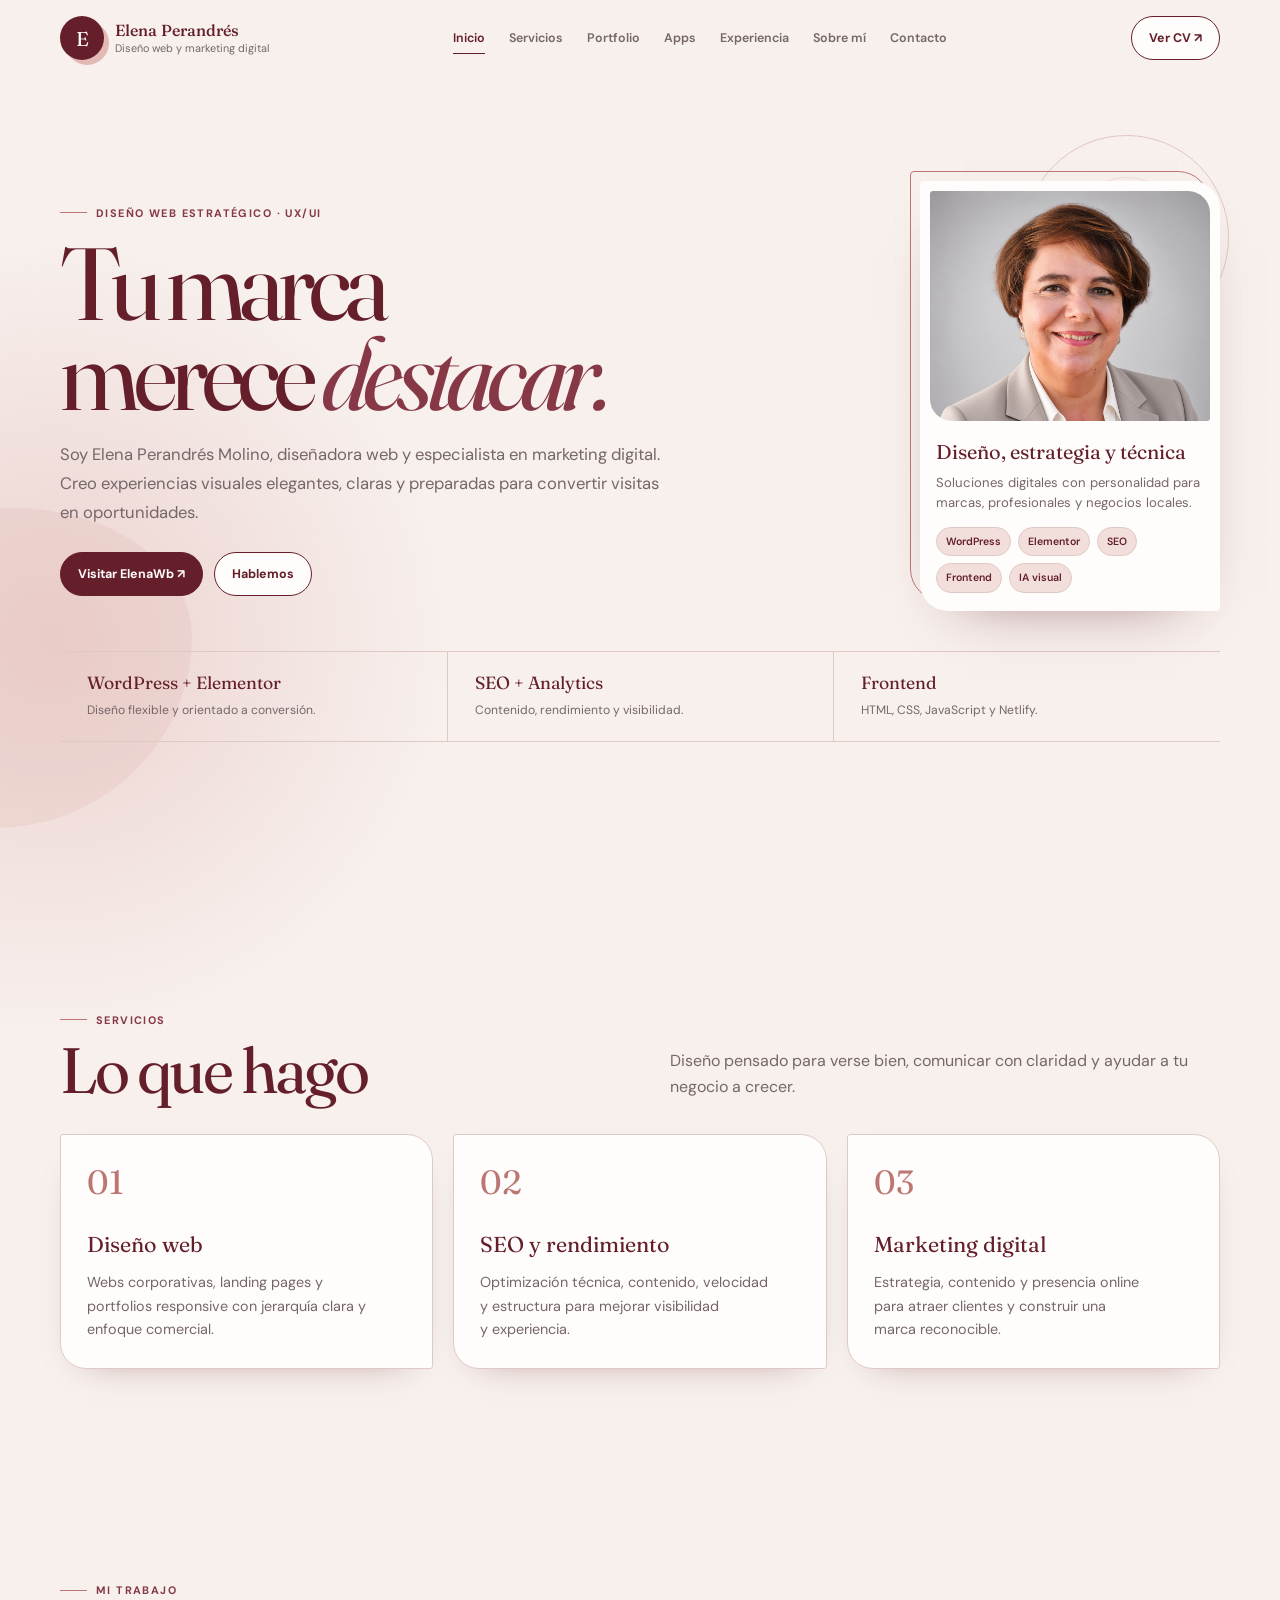
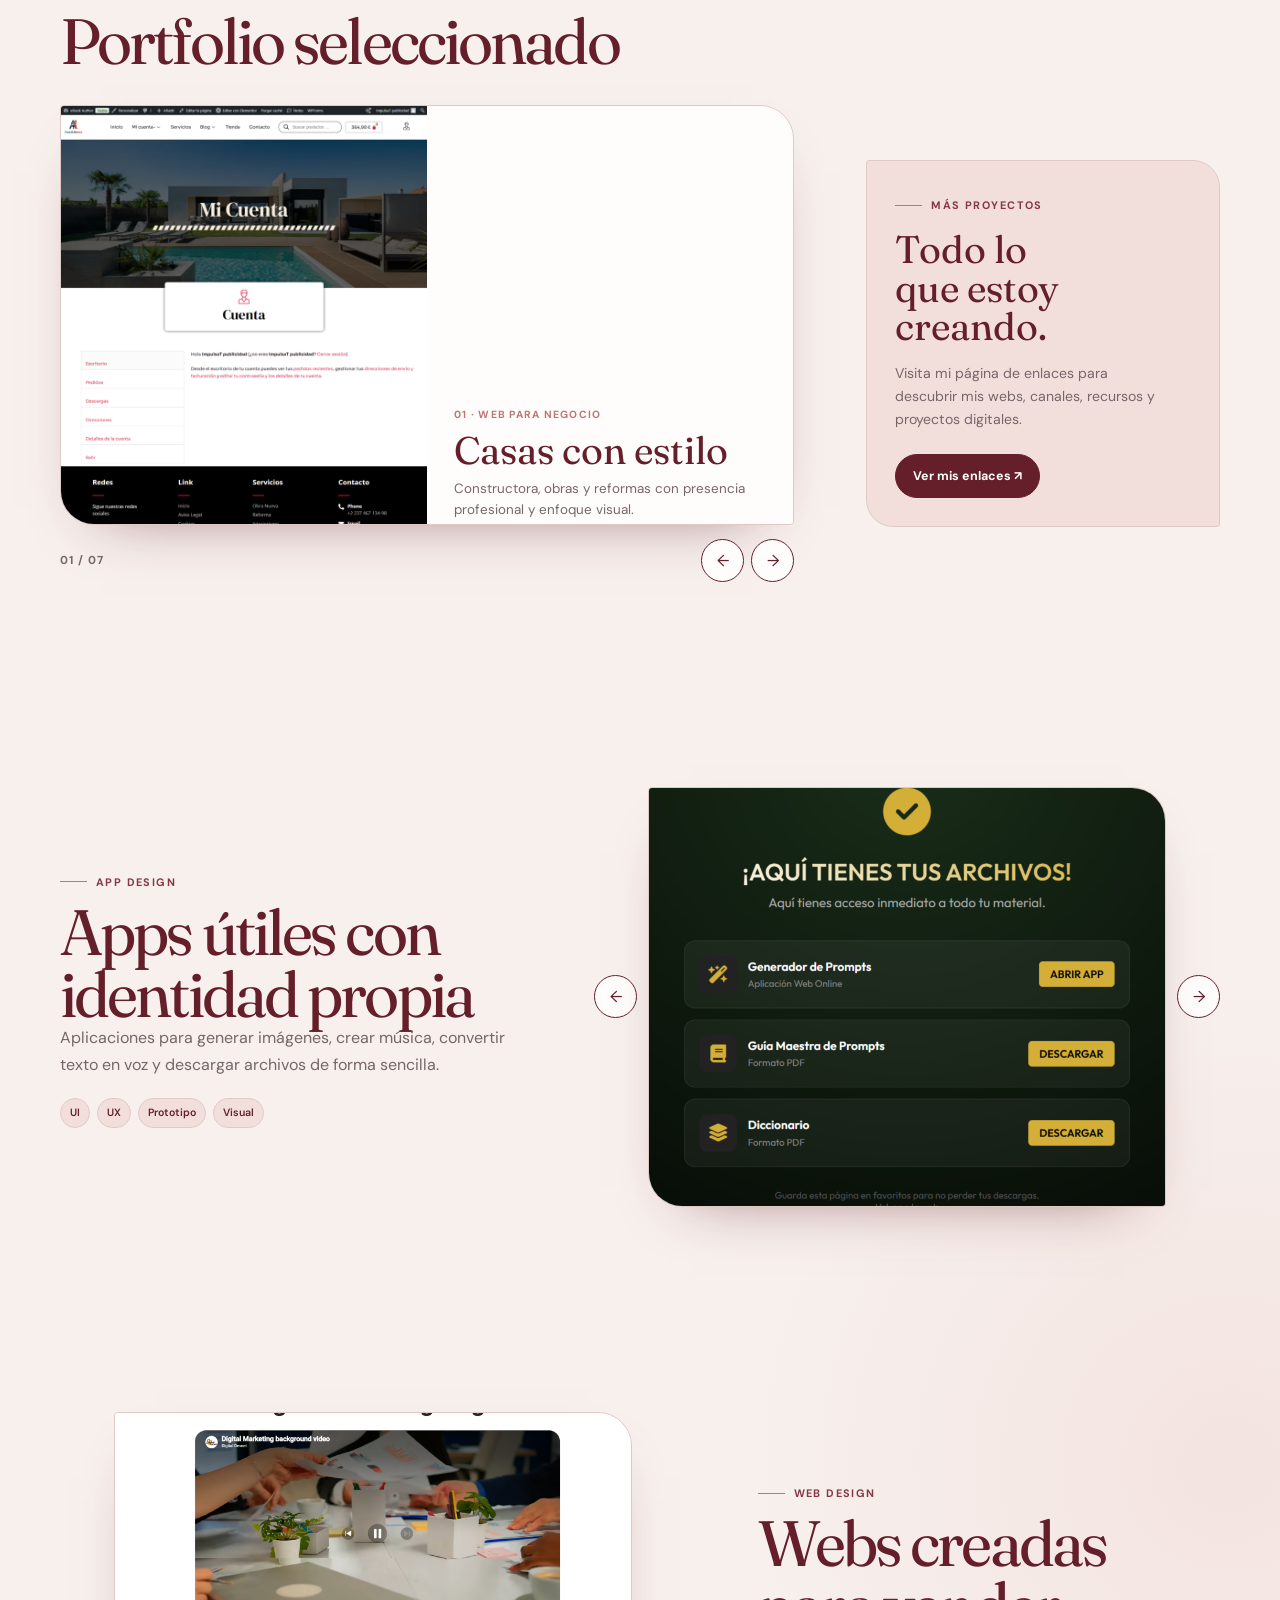
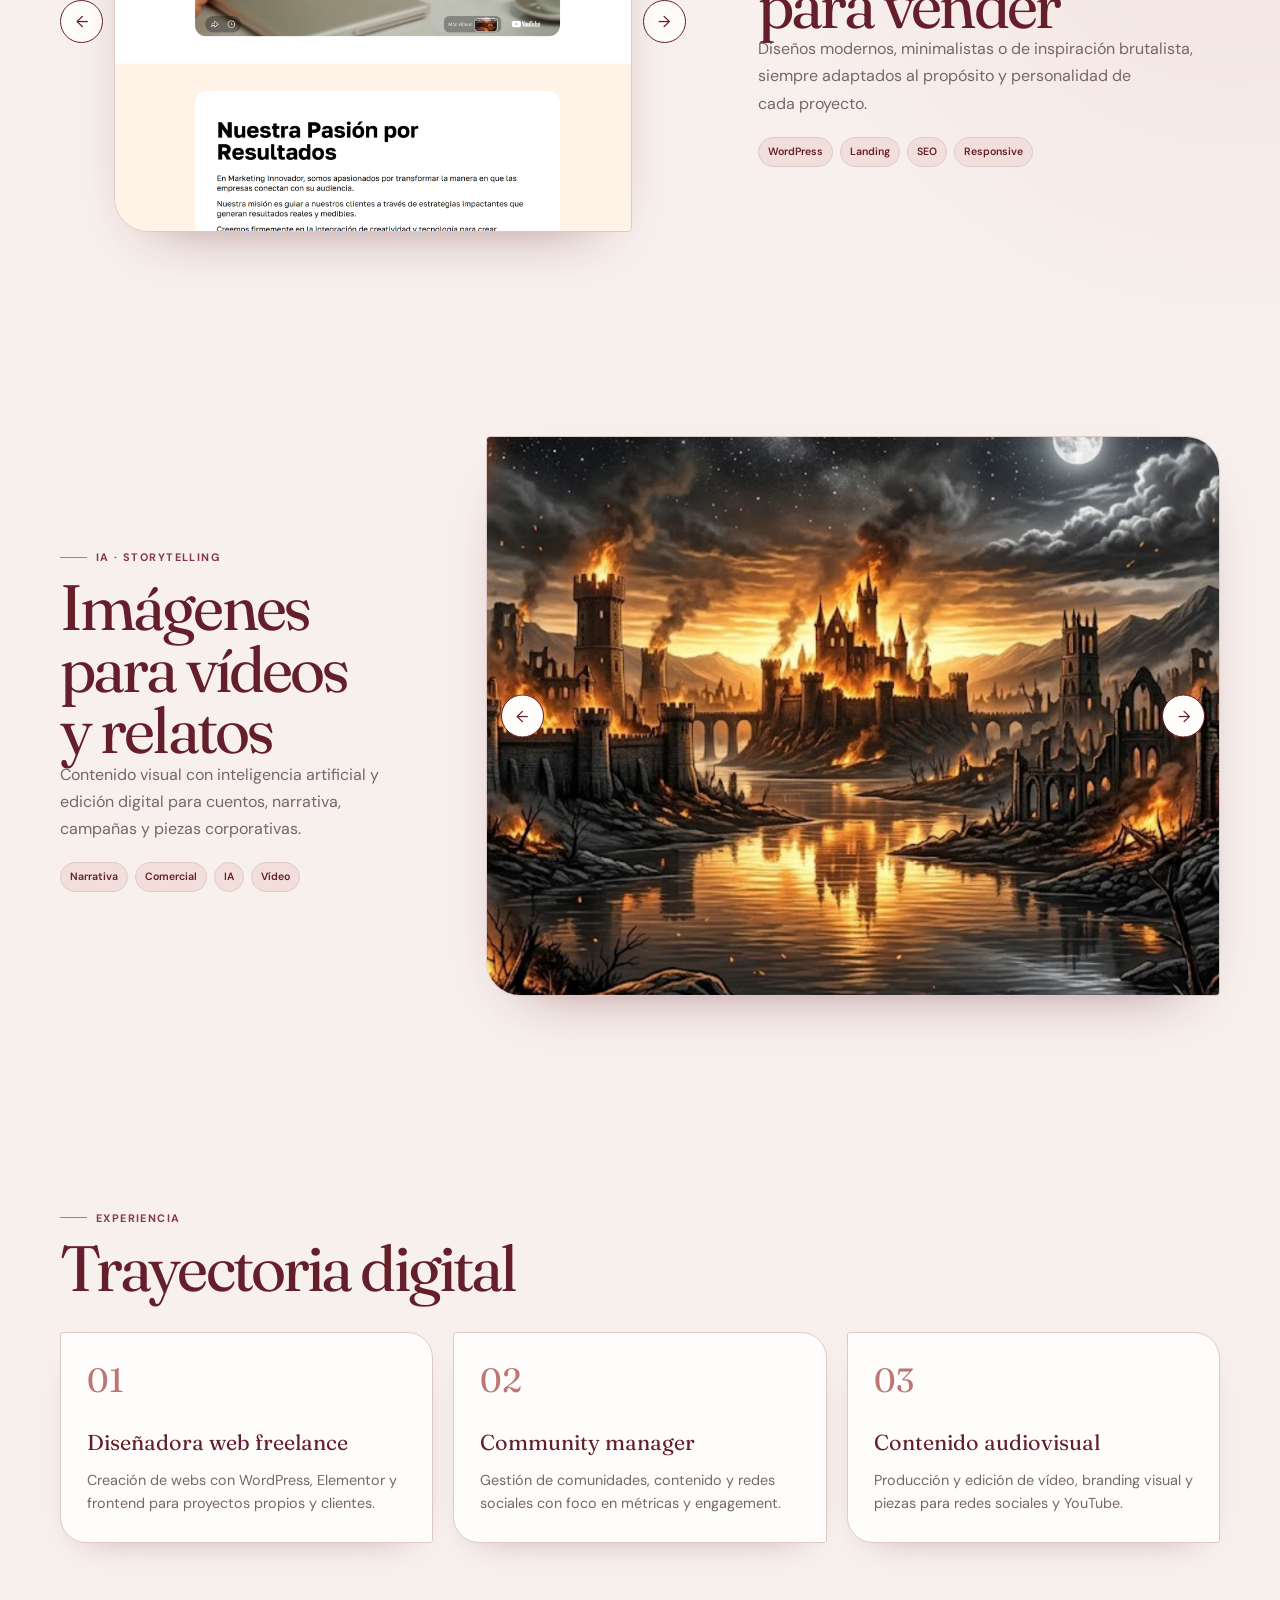
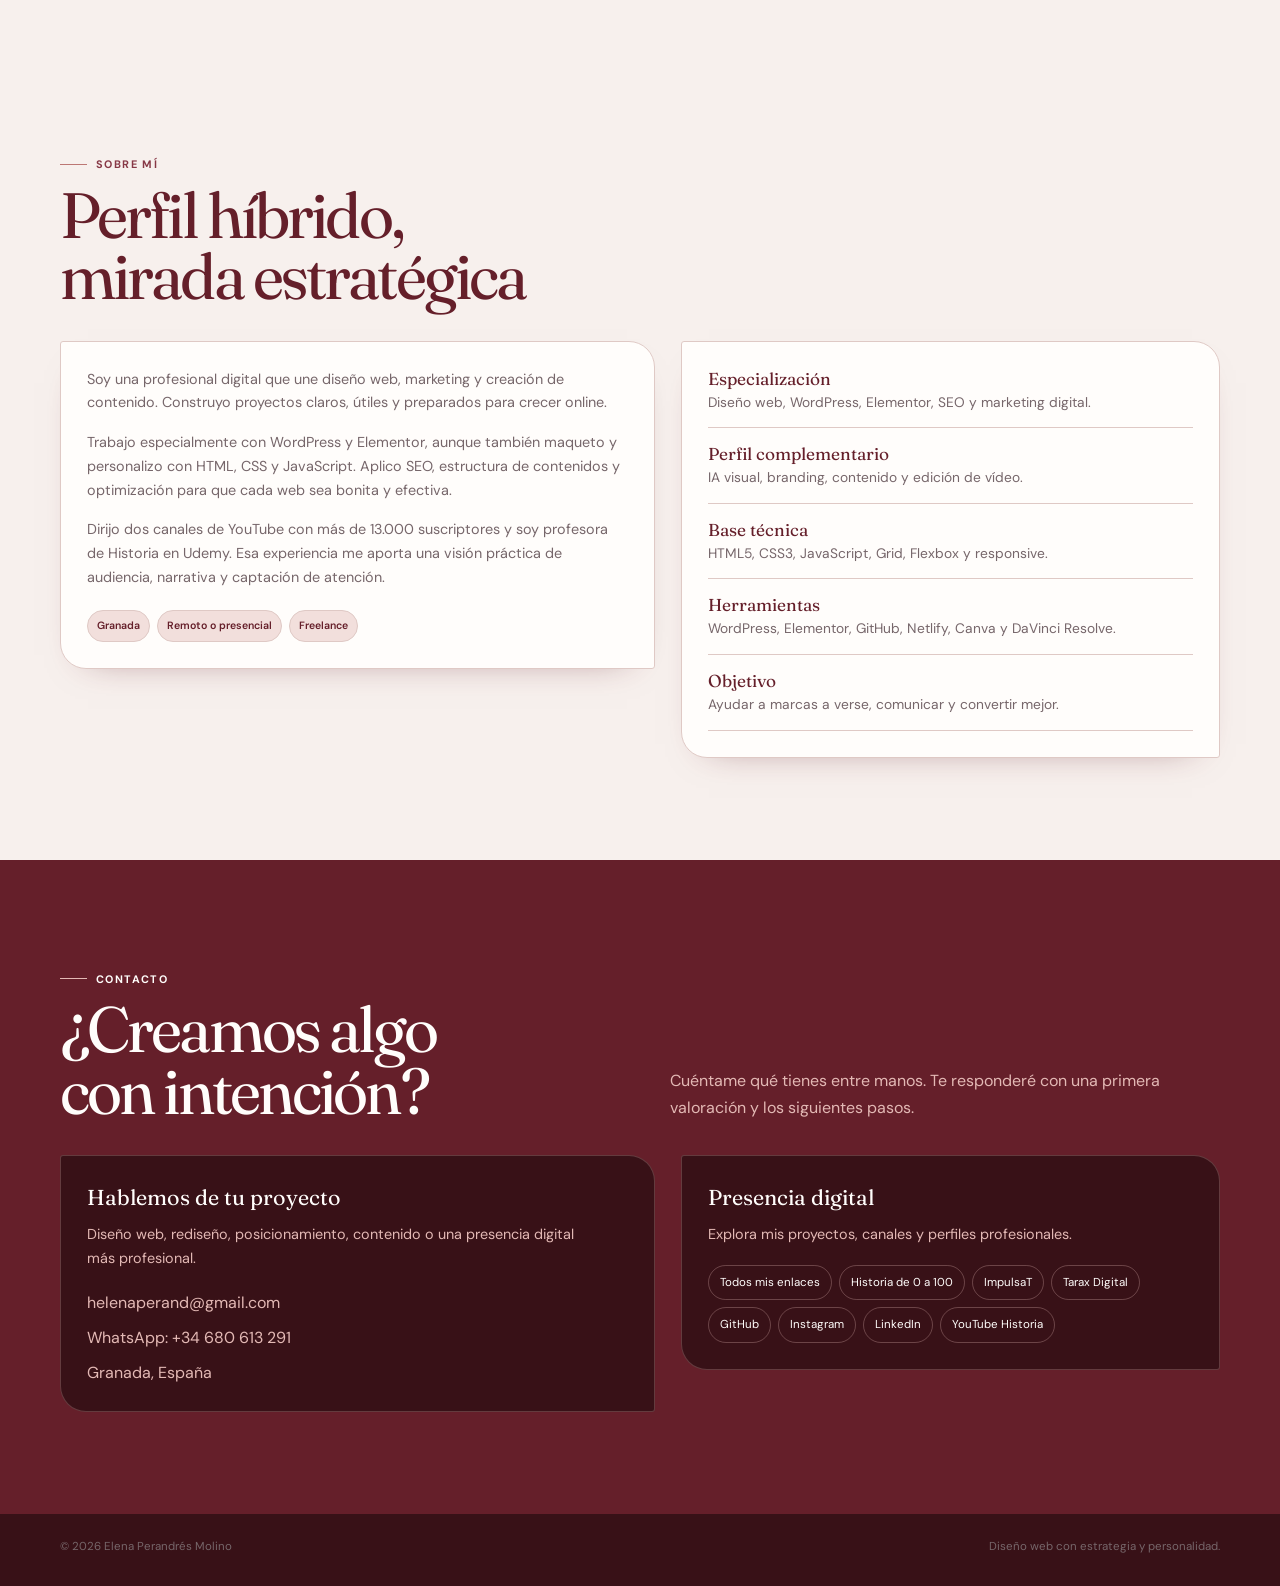
<file: index.html>
<!doctype html>
<html lang="es">
<head>
  <meta charset="utf-8">
  <meta name="viewport" content="width=device-width, initial-scale=1">

  <meta name="description" content="Portfolio de Elena Perandrés Molino, diseñadora web y especialista en marketing digital, WordPress, Elementor, SEO y contenido visual.">
  <meta name="theme-color" content="#f7f0ed">

  <title>Elena Perandrés Molino | Portfolio profesional</title>

  <link rel="preconnect" href="https://fonts.googleapis.com">
  <link rel="preconnect" href="https://fonts.gstatic.com" crossorigin>
  <link href="https://fonts.googleapis.com/css2?family=DM+Sans:wght@400;500;600;700&family=Fraunces:opsz,wght@9..144,300;9..144,400;9..144,500&display=swap" rel="stylesheet">

  <style>

    :root {
      --cream: #f7f0ed;
      --paper: #fffdfb;
      --paper-2: #f4e9e5;
      --nude: #e3b9b5;
      --nude-soft: #f2dfdc;
      --nude-deep: #bc7774;
      --wine: #651f2a;
      --wine-2: #873846;
      --wine-dark: #381117;
      --ink: #302124;
      --muted: #76666a;
      --line: #dfc9c5;
      --max: 1160px;

      /* Carruseles generales */
      --carousel-height: 420px;
      --carousel-height-mobile: 325px;

      /* STORY */
      --story-height: 560px;
      --story-height-mobile: 430px;

      --body: "DM Sans", system-ui, sans-serif;
      --display: "Fraunces", Georgia, serif;
      --ease: cubic-bezier(.16, 1, .3, 1);
      --shadow: 0 24px 60px -42px rgba(101, 31, 42, .75);
    }


    *,
    *::before,
    *::after {
      box-sizing: border-box;
    }


    html {
      scroll-behavior: smooth;
      scroll-padding-top: 76px;
    }


    body {
      min-width: 320px;
      margin: 0;
      overflow-x: hidden;
      color: var(--ink);
      background:
        radial-gradient(
          circle at 4% 10%,
          rgba(227,185,181,.55),
          transparent 25rem
        ),
        radial-gradient(
          circle at 96% 48%,
          rgba(242,223,220,.75),
          transparent 30rem
        ),
        var(--cream);
      font: 16px/1.5 var(--body);
    }


    body::before {
      content: "";
      position: fixed;
      inset: 0;
      z-index: -1;
      pointer-events: none;
      opacity: .18;
      background-image:
        radial-gradient(
          rgba(101,31,42,.35) .7px,
          transparent .7px
        );
      background-size: 9px 9px;
      mask-image: linear-gradient(
        to bottom,
        #000,
        transparent 82%
      );
    }


    a {
      color: inherit;
      text-decoration: none;
    }


    img {
      display: block;
      max-width: 100%;
    }


    button {
      font: inherit;
    }


    h1,
    h2,
    h3 {
      margin: 0;
      font-family: var(--display);
      font-weight: 400;
      text-wrap: balance;
    }


    p {
      margin: 0;
      text-wrap: pretty;
    }


    section {
      padding: clamp(64px, 8vw, 108px) 0;
    }


    .container {
      width: min(
        calc(100% - 32px),
        var(--max)
      );
      margin-inline: auto;
    }


    .skip {
      position: fixed;
      top: 12px;
      left: 12px;
      z-index: 100;
      padding: 10px 14px;
      border-radius: 999px;
      color: var(--paper);
      background: var(--wine);
      transform: translateY(-160%);
      transition: transform .18s var(--ease);
    }


    .skip:focus {
      transform: translateY(0);
    }


    /* =========================================
       ELEMENTOS AMBIENTALES
       ========================================= */

    .ambient {
      position: fixed;
      z-index: -1;
      pointer-events: none;
    }


    .ambient-ring {
      top: 15%;
      right: 4%;
      width: clamp(110px, 16vw, 210px);
      aspect-ratio: 1;
      border: 1px solid var(--nude-deep);
      border-radius: 50%;
      opacity: .35;
    }


    .ambient-ring::after {
      content: "";
      position: absolute;
      inset: 20%;
      border: 1px solid var(--nude);
      border-radius: 50%;
    }


    .ambient-blob {
      left: -8rem;
      bottom: 8%;
      width: 20rem;
      aspect-ratio: 1;
      border-radius:
        44% 56% 62% 38% /
        46% 40% 60% 54%;
      background: var(--nude);
      opacity: .28;
    }


    /* =========================================
       HEADER
       ========================================= */

    .header {
      position: sticky;
      top: 0;
      z-index: 50;
      border-bottom: 1px solid transparent;
      background: rgba(247,240,237,.92);
      backdrop-filter: blur(14px);
      transition: .22s ease;
    }


    .header.scrolled {
      border-color: var(--line);
      box-shadow: 0 10px 30px -26px var(--wine);
    }


    .header-inner {
      display: flex;
      align-items: center;
      justify-content: space-between;
      gap: 22px;
      min-height: 76px;
    }


    .brand {
      display: flex;
      align-items: center;
      gap: 11px;
      min-width: max-content;
    }


    .brand-mark {
      display: grid;
      width: 44px;
      height: 44px;
      place-items: center;
      border-radius: 50%;
      color: var(--paper);
      background: var(--wine);
      box-shadow: 5px 5px 0 var(--nude);
      font: 1.25rem var(--display);
    }


    .brand-text strong {
      display: block;
      color: var(--wine);
      font: 500 1rem var(--display);
    }


    .brand-text span {
      display: block;
      color: var(--muted);
      font-size: .68rem;
    }


    .nav {
      display: flex;
      align-items: center;
      gap: clamp(12px, 2vw, 24px);
    }


    .nav a {
      position: relative;
      color: var(--muted);
      font-size: .78rem;
      font-weight: 600;
    }


    .nav a::after {
      content: "";
      position: absolute;
      right: 0;
      bottom: -7px;
      left: 0;
      height: 1px;
      background: var(--wine);
      transform: scaleX(0);
      transform-origin: left;
      transition: transform .22s var(--ease);
    }


    .nav a:hover,
    .nav a.active {
      color: var(--wine);
    }


    .nav a:hover::after,
    .nav a.active::after {
      transform: scaleX(1);
    }


    .header-actions {
      display: flex;
      align-items: center;
      gap: 9px;
    }


    .menu-btn {
      display: none;
      width: 42px;
      height: 42px;
      border: 1px solid var(--line);
      border-radius: 50%;
      color: var(--wine);
      background: var(--paper);
      cursor: pointer;
    }


    /* =========================================
       BOTONES
       ========================================= */

    .btn {
      display: inline-flex;
      align-items: center;
      justify-content: center;
      gap: 8px;
      min-height: 44px;
      padding: 10px 17px;
      border: 1px solid var(--wine);
      border-radius: 999px;
      font-size: .78rem;
      font-weight: 700;
      cursor: pointer;
      transition:
        transform .24s var(--ease),
        box-shadow .24s var(--ease),
        background .18s ease;
    }


    .btn-primary {
      color: var(--paper);
      background: var(--wine);
    }


    .btn-secondary {
      color: var(--wine);
      background: var(--paper);
    }


    .btn:hover {
      transform: translateY(-3px);
      box-shadow: 0 7px 0 var(--nude-deep);
    }


    .btn:focus-visible,
    .nav a:focus-visible,
    button:focus-visible,
    .back-top:focus-visible {
      outline: 3px solid var(--nude-deep);
      outline-offset: 4px;
    }


    /* =========================================
       HERO
       ========================================= */

    .hero {
      display: flex;
      align-items: center;
      min-height: calc(100vh - 76px);
      padding-top: 48px;
    }


    .hero-grid {
      display: grid;
      grid-template-columns:
        minmax(0, 1fr)
        300px;
      gap: clamp(2rem, 6vw, 5rem);
      align-items: center;
    }


    .eyebrow,
    .section-tag {
      display: inline-flex;
      align-items: center;
      gap: 9px;
      color: var(--wine-2);
      font-size: .68rem;
      font-weight: 700;
      letter-spacing: .13em;
      text-transform: uppercase;
    }


    .eyebrow::before,
    .section-tag::before {
      content: "";
      width: 27px;
      height: 1px;
      background: var(--nude-deep);
    }


    h1 {
      max-width: 10ch;
      margin: 17px 0 22px;
      color: var(--wine);
      font-size: clamp(3.6rem, 8vw, 7rem);
      letter-spacing: -.06em;
      line-height: .88;
    }


    h1 em {
      color: var(--wine-2);
    }


    .lead {
      max-width: 60ch;
      color: var(--muted);
      font-size: 1.04rem;
      line-height: 1.72;
    }


    .hero-cta {
      display: flex;
      flex-wrap: wrap;
      gap: 11px;
      margin-top: 26px;
    }


    .hero-profile {
      position: relative;
      width: 100%;
      max-width: 300px;
      justify-self: end;
      padding: 10px 10px 18px;
      border-radius: 4px 28px 4px 28px;
      background: var(--paper);
      box-shadow: var(--shadow);
    }


    .hero-profile::before {
      content: "";
      position: absolute;
      inset: -10px 10px 10px -10px;
      z-index: -1;
      border: 1px solid var(--nude-deep);
      border-radius: 4px 32px 4px 32px;
    }


    .hero-photo {
      width: 100%;
      height: 230px;
      object-fit: cover;
      object-position: center top;
      border-radius: 3px 22px 3px 22px;
    }


    .hero-profile h2 {
      margin: 16px 6px 6px;
      color: var(--wine);
      font-size: 1.25rem;
    }


    .hero-profile p {
      margin: 0 6px;
      color: var(--muted);
      font-size: .82rem;
      line-height: 1.5;
    }


    .tag-list,
    .chip-row,
    .social-list,
    .portfolio-tags {
      display: flex;
      flex-wrap: wrap;
      gap: 7px;
    }


    .tag-list {
      margin: 14px 6px 0;
    }


    .tag,
    .portfolio-tag {
      padding: 6px 9px;
      border: 1px solid var(--line);
      border-radius: 999px;
      color: var(--wine);
      background: var(--nude-soft);
      font-size: .66rem;
      font-weight: 600;
    }


    .expertise-strip {
      display: grid;
      grid-template-columns: repeat(3, 1fr);
      margin-top: 40px;
      border-block: 1px solid var(--line);
    }


    .expertise {
      padding: 20px clamp(12px, 3vw, 27px);
    }


    .expertise + .expertise {
      border-left: 1px solid var(--line);
    }


    .expertise strong {
      display: block;
      margin-bottom: 4px;
      color: var(--wine);
      font: 1.1rem var(--display);
    }


    .expertise span {
      color: var(--muted);
      font-size: .76rem;
    }


    /* =========================================
       SECCIONES
       ========================================= */

    .section-head {
      display: flex;
      align-items: end;
      justify-content: space-between;
      gap: 26px;
      margin-bottom: 34px;
    }


    .section-title {
      max-width: 14ch;
      margin-top: 11px;
      color: var(--wine);
      font-size: clamp(2.4rem, 5vw, 4.2rem);
      letter-spacing: -.045em;
      line-height: .96;
    }


    .section-subtitle {
      max-width: 50ch;
      color: var(--muted);
      line-height: 1.65;
    }


    .services-grid,
    .experience-grid {
      display: grid;
      grid-template-columns:
        repeat(3, minmax(0, 1fr));
      gap: 20px;
    }


    .panel-card {
      padding: 26px;
      border: 1px solid var(--line);
      border-radius: 3px 26px 3px 26px;
      background: var(--paper);
      box-shadow:
        0 14px 36px -28px rgba(101,31,42,.6);
      transition:
        transform .26s var(--ease),
        box-shadow .26s var(--ease),
        border-color .18s ease;
    }


    .panel-card:hover {
      border-color: var(--nude-deep);
      box-shadow: var(--shadow);
      transform: translateY(-6px);
    }


    .panel-number {
      margin-bottom: 26px;
      color: var(--nude-deep);
      font: 2.1rem var(--display);
    }


    .panel-card h3 {
      margin-bottom: 9px;
      color: var(--wine);
      font-size: 1.35rem;
    }


    .panel-card p {
      color: var(--muted);
      font-size: .9rem;
      line-height: 1.65;
    }


    /* =========================================
       ESTRUCTURAS DE CARRUSELES
       ========================================= */

    .portfolio-carousel-layout,
    .showcase-layout,
    .carousel-layout,
    .about-grid,
    .contact-grid {
      display: grid;
      grid-template-columns:
        minmax(0, 1.35fr)
        minmax(220px, .65fr);
      gap: clamp(28px, 6vw, 72px);
      align-items: center;
    }


    /* Carruseles generales */
    .portfolio-carousel,
    .gallery-frame,
    .carousel {
      height: var(--carousel-height);
      overflow: hidden;
      border: 1px solid var(--line);
      border-radius: 4px 34px 4px 34px;
      background: var(--paper-2);
      box-shadow: var(--shadow);
    }


    .portfolio-track,
    .carousel-inner {
      display: flex;
      width: 100%;
      height: 100%;
      transition: transform .48s var(--ease);
      will-change: transform;
    }


    .portfolio-slide,
    .carousel-item {
      min-width: 100%;
      height: 100%;
    }


    .portfolio-slide {
      display: grid;
      grid-template-columns: 1fr 1fr;
    }


    .portfolio-slide > img,
    .carousel-item > img,
    .gallery-image {
      width: 100%;
      height: 100%;
      object-fit: cover;
    }


    .portfolio-slide-copy {
      display: flex;
      flex-direction: column;
      justify-content: end;
      min-width: 0;
      padding: 27px;
      background: var(--paper);
    }


    .portfolio-slide-copy small {
      margin-bottom: 9px;
      color: var(--nude-deep);
      font-size: .65rem;
      font-weight: 700;
      letter-spacing: .12em;
      text-transform: uppercase;
    }


    .portfolio-slide-copy h3 {
      color: var(--wine);
      font-size: clamp(1.7rem, 3vw, 2.6rem);
      line-height: 1;
    }


    .portfolio-slide-copy p {
      margin-top: 9px;
      color: var(--muted);
      font-size: .84rem;
      line-height: 1.55;
    }


    .portfolio-tags {
      margin-top: 18px;
    }


    .portfolio-carousel-controls {
      display: flex;
      align-items: center;
      justify-content: space-between;
      gap: 15px;
      margin-top: 14px;
    }


    .carousel-controls-group {
      display: flex;
      gap: 7px;
    }


    .carousel-control,
    .carousel-button {
      display: grid;
      width: 43px;
      height: 43px;
      place-items: center;
      border: 1px solid var(--wine);
      border-radius: 50%;
      color: var(--wine);
      background: var(--paper);
      cursor: pointer;
      transition: .22s var(--ease);
    }


    .carousel-control:hover {
      color: var(--paper);
      background: var(--wine);
      transform: translateY(-3px);
    }


    .carousel-status {
      color: var(--muted);
      font-size: .72rem;
      font-weight: 700;
      letter-spacing: .08em;
    }


    .portfolio-note {
      padding: 28px;
      border: 1px solid var(--line);
      border-radius: 3px 27px 3px 27px;
      background: var(--nude-soft);
    }


    .portfolio-note h3 {
      max-width: 10ch;
      margin-top: 17px;
      color: var(--wine);
      font-size: clamp(1.8rem, 3vw, 2.8rem);
      line-height: 1;
    }


    .portfolio-note p {
      margin-top: 16px;
      color: var(--muted);
      font-size: .88rem;
      line-height: 1.65;
    }


    .portfolio-note .btn {
      margin-top: 23px;
    }

    .portfolio-link {
  display: inline-block;
  margin-top: 1rem;
  font-weight: 600;
  text-decoration: none;
  border-bottom: 2px solid currentColor;
  padding-bottom: 2px;
}

.portfolio-link:hover,
.portfolio-link:focus-visible {
  opacity: 0.75;
}


    /* =========================================
       SHOWCASE
       ========================================= */

    .showcase-layout {
      grid-template-columns: .85fr 1.15fr;
    }


    .showcase-layout.reverse {
      grid-template-columns: 1.15fr .85fr;
    }


    .showcase-layout.reverse .showcase-copy {
      order: 2;
    }


    .showcase-layout.reverse .showcase-media {
      order: 1;
    }


    .section-text {
      max-width: 54ch;
      color: var(--muted);
      line-height: 1.7;
    }


    .chip-row {
      margin-top: 20px;
    }


    .showcase-media {
      display: grid;
      grid-template-columns:
        43px minmax(0, 1fr) 43px;
      gap: 11px;
      align-items: center;
    }


    .gallery-frame {
      position: relative;
      grid-column: 2;
    }


    .gallery-image {
      position: absolute;
      inset: 0;
      opacity: 0;
      transform: scale(1.02);
      transition:
        opacity .35s ease,
        transform .5s var(--ease);
    }


    .gallery-image.active {
      opacity: 1;
      transform: none;
    }


    .gallery-prev {
      grid-column: 1;
      grid-row: 1;
    }


    .gallery-next {
      grid-column: 3;
      grid-row: 1;
    }


    /* =========================================
       STORY
       ========================================= */

    /*
      AQUÍ ESTÁ EL CAMBIO PRINCIPAL.

      Antes:
      .carousel-layout = 1.35fr / .65fr

      Ahora Story:
      .65fr / 1.35fr

      Es decir:
      TEXTO 35% | GALERÍA 65%
    */

    #ia-cuentos .carousel-layout {
      grid-template-columns: .65fr 1.35fr;
      align-items: center;
    }


    /*
      Hacemos que SOLO el carrusel de Story
      tenga la altura específica.
    */

    #ia-cuentos .story-carousel {
      height: var(--story-height);
      min-height: var(--story-height);
      position: relative;
      overflow: hidden;
    }


    #ia-cuentos .story-carousel .carousel-inner {
      width: 100%;
      height: 100%;
    }


    #ia-cuentos .story-carousel .carousel-item {
      min-width: 100%;
      width: 100%;
      height: 100%;
    }


    #ia-cuentos .story-carousel .carousel-item img {
      display: block;
      width: 100%;
      height: 100%;
      min-width: 100%;
      min-height: 100%;
      object-fit: cover;
      object-position: center;
    }


    .carousel-section .carousel-layout {
      grid-template-columns: .8fr 1.2fr;
    }


    .carousel {
      position: relative;
    }


    .carousel-button {
      position: absolute;
      top: 50%;
      z-index: 2;
      transform: translateY(-50%);
    }


    .carousel-button:hover {
      color: var(--paper);
      background: var(--wine);
      transform:
        translateY(-50%)
        scale(1.04);
    }


    .carousel-button.prev {
      left: 14px;
    }


    .carousel-button.next {
      right: 14px;
    }


    /* =========================================
       SOBRE MÍ / CONTACTO
       ========================================= */

    .about-grid,
    .contact-grid {
      grid-template-columns: 1.05fr .95fr;
      align-items: start;
      gap: 26px;
    }


    .about-copy {
      font-size: .93rem;
      line-height: 1.75;
    }


    .about-copy p + p {
      margin-top: 16px;
    }


    .stack-list,
    .contact-list {
      padding: 0;
      margin: 0;
      list-style: none;
    }


    .stack-list li {
      padding: 15px 0;
      border-bottom: 1px solid var(--line);
      color: var(--muted);
      font-size: .86rem;
    }


    .stack-list li:first-child {
      padding-top: 0;
    }


    .stack-list strong {
      display: block;
      margin-bottom: 3px;
      color: var(--wine);
      font: 1.08rem var(--display);
    }


    .contact-band {
      color: var(--paper);
      background: var(--wine);
    }


    .contact-band .section-tag,
    .contact-band .section-title {
      color: var(--paper);
    }


    .contact-band .section-tag::before {
      background: var(--nude);
    }


    .contact-band .section-subtitle {
      color: var(--nude);
    }


    .contact-band .panel-card {
      border-color: rgba(227,185,181,.25);
      background: var(--wine-dark);
      box-shadow: none;
    }


    .contact-band .panel-card h3 {
      color: var(--paper);
    }


    .contact-band .panel-card p,
    .contact-list a,
    .contact-list span {
      color: var(--nude);
    }


    .contact-list {
      display: grid;
      gap: 11px;
      margin-top: 20px;
    }


    .contact-list a:hover {
      color: var(--paper);
    }


    .social-list {
      margin-top: 18px;
    }


    .social-list a {
      padding: 8px 11px;
      border: 1px solid rgba(227,185,181,.3);
      border-radius: 999px;
      color: var(--paper);
      font-size: .72rem;
      transition: .18s var(--ease);
    }


    .social-list a:hover {
      color: var(--wine);
      background: var(--nude);
      transform: translateY(-2px);
    }


    /* =========================================
       FOOTER
       ========================================= */

    footer {
      padding: 24px 0 30px;
      color: var(--muted);
      background: var(--wine-dark);
      font-size: .72rem;
    }


    .footer-inner {
      display: flex;
      justify-content: space-between;
      gap: 18px;
    }


    .back-top {
      position: fixed;
      right: 18px;
      bottom: 18px;
      z-index: 40;
      display: grid;
      width: 46px;
      height: 46px;
      place-items: center;
      border: 1px solid var(--wine);
      border-radius: 50%;
      color: var(--paper);
      background: var(--wine);
      opacity: 0;
      visibility: hidden;
      transform: translateY(12px);
      transition: .2s var(--ease);
    }


    .back-top.visible {
      opacity: 1;
      visibility: visible;
      transform: none;
    }


    /* =========================================
       TABLET
       ========================================= */

    @media (max-width: 1020px) {

      .nav {
        display: none;
        position: absolute;
        top: 76px;
        right: 16px;
        left: 16px;
        flex-direction: column;
        align-items: stretch;
        padding: 18px;
        border: 1px solid var(--line);
        border-radius: 3px 22px 3px 22px;
        background: var(--paper);
        box-shadow: var(--shadow);
      }


      .nav.open {
        display: flex;
      }


      .nav a {
        display: flex;
        align-items: center;
        min-height: 40px;
      }


      .menu-btn {
        display: grid;
        place-items: center;
      }


      .hero-grid {
        grid-template-columns:
          minmax(0, 1fr)
          270px;
        gap: 2rem;
      }


      .hero-profile {
        max-width: 270px;
      }


      .hero-photo {
        height: 210px;
      }


      .portfolio-carousel-layout,
      .about-grid,
      .contact-grid {
        grid-template-columns: 1fr;
      }


      .portfolio-note {
        display: grid;
        grid-template-columns: 1fr auto;
        gap: 18px;
        align-items: end;
      }


      .portfolio-note .section-tag,
      .portfolio-note h3,
      .portfolio-note p {
        grid-column: 1;
      }


      .portfolio-note .btn {
        grid-column: 2;
        grid-row: 1 / span 3;
        margin: 0;
      }


      .showcase-layout,
      .showcase-layout.reverse,
      .carousel-section .carousel-layout {
        grid-template-columns: 1fr;
      }


      /*
        STORY en tablet:
        una sola columna para que la imagen
        tenga todo el ancho disponible.
      */

      #ia-cuentos .carousel-layout {
        grid-template-columns: 1fr;
        gap: 32px;
      }


      #ia-cuentos .story-carousel {
        height: 520px;
        min-height: 520px;
      }


      .showcase-layout.reverse .showcase-copy,
      .showcase-layout.reverse .showcase-media {
        order: initial;
      }
    }


    /* =========================================
       MÓVIL
       ========================================= */

    @media (max-width: 700px) {

      .container {
        width: min(
          calc(100% - 28px),
          var(--max)
        );
      }


      section {
        padding-block: 62px;
      }


      .brand-text span,
      .header-actions > .btn {
        display: none;
      }


      .hero {
        min-height: auto;
        padding-top: 58px;
      }


      .hero-grid {
        grid-template-columns: 1fr;
        gap: 2.25rem;
      }


      h1 {
        max-width: 8.5ch;
        font-size: clamp(
          3.25rem,
          17vw,
          5rem
        );
      }


      .hero-profile {
        width: min(100%, 260px);
        max-width: 260px;
        justify-self: start;
      }


      .hero-photo {
        height: 205px;
      }


      .expertise-strip,
      .services-grid,
      .experience-grid {
        grid-template-columns: 1fr;
      }


      .expertise + .expertise {
        border-top: 1px solid var(--line);
        border-left: 0;
      }


      .section-head {
        align-items: flex-start;
        flex-direction: column;
        margin-bottom: 28px;
      }


      .portfolio-note {
        display: block;
      }


      .portfolio-note .btn {
        width: 100%;
        margin-top: 22px;
      }


      .portfolio-carousel,
      .gallery-frame,
      .carousel {
        height: var(--carousel-height-mobile);
      }


      .portfolio-slide {
        grid-template-columns: 1fr;
      }


      .portfolio-slide > img {
        display: none;
      }


      .portfolio-slide-copy {
        grid-column: 1;
        height: 100%;
        padding: 24px;
      }


      .showcase-media {
        grid-template-columns: 1fr 1fr;
      }


      .gallery-frame {
        grid-column: 1 / -1;
        grid-row: 1;
      }


      .gallery-prev {
        grid-column: 1;
        grid-row: 2;
        justify-self: end;
      }


      .gallery-next {
        grid-column: 2;
        grid-row: 2;
        justify-self: start;
      }


      /*
        STORY móvil:
        ancho completo + altura específica.
      */

      #ia-cuentos .story-carousel {
        height: var(--story-height-mobile);
        min-height: var(--story-height-mobile);
      }


      .footer-inner {
        flex-direction: column;
        gap: 5px;
      }
    }


    /* =========================================
       REDUCIR ANIMACIONES SI EL USUARIO LO PIDE
       ========================================= */

    @media (prefers-reduced-motion: reduce) {

      html {
        scroll-behavior: auto;
      }


      *,
      *::before,
      *::after {
        animation-duration: .01ms !important;
        transition-duration: .01ms !important;
      }
    }

  </style>
</head>


<body>

  <a class="skip" href="#contenido">
    Saltar al contenido
  </a>


  <div
    class="ambient ambient-ring"
    aria-hidden="true">
  </div>

  <div
    class="ambient ambient-blob"
    aria-hidden="true">
  </div>


  <!-- =========================================
       HEADER
       ========================================= -->

  <header class="header" id="header">

    <div class="container header-inner">

      <a
        class="brand"
        href="#inicio"
        aria-label="Elena Perandrés, volver al inicio">

        <span
          class="brand-mark"
          aria-hidden="true">
          E
        </span>

        <span class="brand-text">

          <strong>
            Elena Perandrés
          </strong>

          <span>
            Diseño web y marketing digital
          </span>

        </span>

      </a>


      <nav
        class="nav"
        id="nav"
        aria-label="Navegación principal">

        <a href="#inicio">
          Inicio
        </a>

        <a href="#servicios">
          Servicios
        </a>

        <a href="#portfolio">
          Portfolio
        </a>

        <a href="#apps">
          Apps
        </a>

        <a href="#experiencia">
          Experiencia
        </a>

        <a href="#sobre-mi">
          Sobre mí
        </a>

        <a href="#contacto">
          Contacto
        </a>

      </nav>


      <div class="header-actions">

        <a
          class="btn btn-secondary"
          href="https://elenaweb.netlify.app/"
          target="_blank"
          rel="noopener noreferrer">

          Ver CV ↗

        </a>


        <button
          class="menu-btn"
          id="menuBtn"
          type="button"
          aria-controls="nav"
          aria-expanded="false"
          aria-label="Abrir menú">

          ☰

        </button>

      </div>

    </div>

  </header>


  <!-- =========================================
       CONTENIDO
       ========================================= -->

  <main id="contenido">


    <!-- =======================================
         HERO
         ======================================= -->

    <section
      class="hero"
      id="inicio">

      <div class="container">

        <div class="hero-grid">

          <div>

            <span class="eyebrow">
              Diseño web estratégico · UX/UI
            </span>


            <h1>
              Tu marca merece
              <em>destacar.</em>
            </h1>


            <p class="lead">
              Soy Elena Perandrés Molino,
              diseñadora web y especialista
              en marketing digital. Creo
              experiencias visuales elegantes,
              claras y preparadas para
              convertir visitas en oportunidades.
            </p>


            <div class="hero-cta">

              <a
                class="btn btn-primary"
                href="https://elenawb.netlify.app/"
                target="_blank"
                rel="noopener noreferrer">

                Visitar ElenaWb ↗

              </a>


              <a
                class="btn btn-secondary"
                href="#contacto">

                Hablemos

              </a>

            </div>

          </div>


          <aside class="hero-profile">

            <img
              class="hero-photo"
              src="img/elena.jpg"
              alt="Retrato de Elena Perandrés Molino"
              width="560"
              height="460"
              loading="eager"
              decoding="async">


            <h2>
              Diseño, estrategia y técnica
            </h2>


            <p>
              Soluciones digitales con personalidad
              para marcas, profesionales y negocios locales.
            </p>


            <div class="tag-list">

              <span class="tag">
                WordPress
              </span>

              <span class="tag">
                Elementor
              </span>

              <span class="tag">
                SEO
              </span>

              <span class="tag">
                Frontend
              </span>

              <span class="tag">
                IA visual
              </span>

            </div>

          </aside>

        </div>


        <div class="expertise-strip">

          <div class="expertise">

            <strong>
              WordPress + Elementor
            </strong>

            <span>
              Diseño flexible y orientado a conversión.
            </span>

          </div>


          <div class="expertise">

            <strong>
              SEO + Analytics
            </strong>

            <span>
              Contenido, rendimiento y visibilidad.
            </span>

          </div>


          <div class="expertise">

            <strong>
              Frontend
            </strong>

            <span>
              HTML, CSS, JavaScript y Netlify.
            </span>

          </div>

        </div>

      </div>

    </section>


    <!-- =======================================
         SERVICIOS
         ======================================= -->

    <section id="servicios">

      <div class="container">

        <div class="section-head">

          <div>

            <span class="section-tag">
              Servicios
            </span>

            <h2 class="section-title">
              Lo que hago
            </h2>

          </div>


          <p class="section-subtitle">
            Diseño pensado para verse bien,
            comunicar con claridad y ayudar
            a tu negocio a crecer.
          </p>

        </div>


        <div class="services-grid">

          <article class="panel-card">

            <div class="panel-number">
              01
            </div>

            <h3>
              Diseño web
            </h3>

            <p>
              Webs corporativas, landing pages
              y portfolios responsive con
              jerarquía clara y enfoque comercial.
            </p>

          </article>


          <article class="panel-card">

            <div class="panel-number">
              02
            </div>

            <h3>
              SEO y rendimiento
            </h3>

            <p>
              Optimización técnica, contenido,
              velocidad y estructura para mejorar
              visibilidad y experiencia.
            </p>

          </article>


          <article class="panel-card">

            <div class="panel-number">
              03
            </div>

            <h3>
              Marketing digital
            </h3>

            <p>
              Estrategia, contenido y presencia
              online para atraer clientes y
              construir una marca reconocible.
            </p>

          </article>

        </div>

      </div>

    </section>


    <!-- =======================================
         PORTFOLIO
         ======================================= -->

    <section id="portfolio">

      <div class="container">

        <div class="section-head">

          <div>

            <span class="section-tag">
              Mi trabajo
            </span>

            <h2 class="section-title">
              Portfolio seleccionado
            </h2>

          </div>

        </div>


        <div class="portfolio-carousel-layout">


          <div>

            <div
              class="portfolio-carousel"
              aria-roledescription="carrusel"
              aria-label="Proyectos seleccionados">

              <div
                class="portfolio-track"
                id="portfolioTrack">


                <article class="portfolio-slide">

                  <img
                    src="img/Diseño sin título.png"
                    alt="Proyecto Casas con estilo"
                    width="900"
                    height="700"
                    fetchpriority="high">


                  <div class="portfolio-slide-copy">

                    <small>
                      01 · Web para negocio
                    </small>

                    <h3>
                      Casas con estilo
                    </h3>

                    <p>
                      Constructora, obras y reformas
                      con presencia profesional y
                      enfoque visual.
                    </p>

                    <div class="portfolio-tags">

                      <span class="portfolio-tag">
                        Marca
                      </span>

                      <span class="portfolio-tag">
                        SEO
                      </span>

                      <span class="portfolio-tag">
                        Frontend
                      </span>

                    </div>

                  </div>

                </article>


                <article class="portfolio-slide">

                  <img
                    src="img/agencia-publicidad.png"
                    alt="Proyecto ImpulsaT Publicidad"
                    width="900"
                    height="700"
                    loading="lazy">


                  <div class="portfolio-slide-copy">

                    <small>
                      02 · Publicidad digital
                    </small>

                    <h3>
                      ImpulsaT Publicidad
                    </h3>

                    <p>
                      Servicios digitales y
                      emprendimiento comunicados
                      con claridad.
                    </p>

                    <div class="portfolio-tags">

                      <span class="portfolio-tag">
                        WordPress
                      </span>

                      <span class="portfolio-tag">
                        Conversión
                      </span>

                      <span class="portfolio-tag">
                        Branding
                      </span>

                    </div>

                  </div>

                </article>


                <article class="portfolio-slide">

                  <img
                    src="img/creaydecora.png"
                    alt="Web para negocio local"
                    width="900"
                    height="700"
                    loading="lazy">


                  <div class="portfolio-slide-copy">

                    <small>
                      03 · Presencia local
                    </small>

                    <h3>
                      Web para negocio local
                    </h3>

                    <p>
                      Una experiencia responsive
                      para presentar servicios y
                      captar oportunidades.
                    </p>

                    <div class="portfolio-tags">

                      <span class="portfolio-tag">
                        Responsive
                      </span>

                      <span class="portfolio-tag">
                        Ventas
                      </span>

                      <span class="portfolio-tag">
                        UI
                      </span>

                    </div>

                  </div>

                </article>


                <article class="portfolio-slide">

                  <img
                    src="img/cafetería.png"
                    alt="Diseño para cafetería"
                    width="900"
                    height="700"
                    loading="lazy">


                  <div class="portfolio-slide-copy">

                    <small>
                      04 · Identidad visual
                    </small>

                    <h3>
                      Diseño para cafetería
                    </h3>

                    <p>
                      Identidad visual con aroma
                      a marca, diseñada para
                      transmitir cercanía.
                    </p>

                    <div class="portfolio-tags">

                      <span class="portfolio-tag">
                        Branding
                      </span>

                      <span class="portfolio-tag">
                        Diseño
                      </span>

                      <span class="portfolio-tag">
                        Web
                      </span>

                    </div>

                  </div>

                </article>

                                <article class="portfolio-slide">

                  <img
                    src="img/music-for-spinning.png"
                    alt="Music for Spinning, música y vídeos para clases de spinning en YouTube"
                    width="900"
                    height="700"
                    loading="lazy">


                  <div class="portfolio-slide-copy">

                    <small>
                      05 · Música y vídeo
                    </small>

                    <h3>
                      Music for Spinning
                    </h3>

                    <p>
                      Sesiones de música y vídeos
                      para clases de spinning,
                      creados con mucha energía
                      y pensados para mover
                      a la sala entera.
                    </p>

                    <div class="portfolio-tags">

                      <span class="portfolio-tag">
                        Producción musical
                      </span>

                      <span class="portfolio-tag">
                        Edición de vídeo
                      </span>

                      <span class="portfolio-tag">
                        YouTube
                      </span>

                    </div>

                    <a
                      class="portfolio-link"
                      href="https://www.youtube.com/@spinning-music_bySatarax"
                      target="_blank"
                      rel="noopener noreferrer">
                      Ver canal en YouTube →
                    </a>

                  </div>

                </article>


                <article class="portfolio-slide">

                  <img
                    src="img/aprende-con-kivu.png"
                    alt="Aprende con Kivú, canal infantil de YouTube"
                    width="900"
                    height="700"
                    loading="lazy">


                  <div class="portfolio-slide-copy">

                    <small>
                      06 · Contenido infantil
                    </small>

                    <h3>
                      Aprende con Kivú
                    </h3>

                    <p>
                      Mi nuevo canal infantil:
                      vídeos animados donde
                      Kivú enseña de forma
                      divertida, con personaje,
                      música y mucha imaginación.
                    </p>

                    <div class="portfolio-tags">

                      <span class="portfolio-tag">
                        Animación
                      </span>

                      <span class="portfolio-tag">
                        Contenido educativo
                      </span>

                      <span class="portfolio-tag">
                        YouTube
                      </span>

                    </div>

                    <a
                      class="portfolio-link"
                      href="https://www.youtube.com/@aprendeconkiv%C3%BA"
                      target="_blank"
                      rel="noopener noreferrer">
                      Ver canal en YouTube →
                    </a>

                  </div>

                </article>
                                <article class="portfolio-slide">

                  <img
                    src="img/historia-de-0-a-100.png"
                    alt="Historia de 0 a 100, canal de historia en YouTube"
                    width="900"
                    height="700"
                    loading="lazy">


                  <div class="portfolio-slide-copy">

                    <small>
                      07 · Contenido educativo
                    </small>

                    <h3>
                      Historia de 0 a 100
                    </h3>

                    <p>
                      Canal de historia con
                      narrativa visual: vídeos
                      claros y bien estructurados
                      para entender el pasado
                      y preparar el acceso
                      a la universidad.
                    </p>

                    <div class="portfolio-tags">

                      <span class="portfolio-tag">
                        Historia
                      </span>

                      <span class="portfolio-tag">
                        Narrativa visual
                      </span>

                      <span class="portfolio-tag">
                        YouTube
                      </span>

                    </div>

                    <a
                      class="portfolio-link"
                      href="https://www.youtube.com/@HISTORIADE0A100"
                      target="_blank"
                      rel="noopener noreferrer">
                      Ver canal en YouTube →
                    </a>

                  </div>

                </article>


              </div>

            </div>


            <div class="portfolio-carousel-controls">

              <span
                class="carousel-status"
                id="portfolioStatus">

                01 / 04

              </span>


              <div class="carousel-controls-group">

                <button
                  class="carousel-control"
                  id="portfolioPrev"
                  type="button"
                  aria-label="Proyecto anterior">

                  ←

                </button>


                <button
                  class="carousel-control"
                  id="portfolioNext"
                  type="button"
                  aria-label="Proyecto siguiente">

                  →

                </button>

              </div>

            </div>

          </div>


          <aside class="portfolio-note">

            <span class="section-tag">
              Más proyectos
            </span>

            <h3>
              Todo lo que estoy creando.
            </h3>

            <p>
              Visita mi página de enlaces
              para descubrir mis webs, canales,
              recursos y proyectos digitales.
            </p>

            <a
              class="btn btn-primary"
              href="https://link-elena.netlify.app/"
              target="_blank"
              rel="noopener noreferrer">

              Ver mis enlaces ↗

            </a>

          </aside>


        </div>

      </div>

    </section>


    <!-- =======================================
         APPS
         ======================================= -->

    <section id="apps">

      <div class="container showcase-layout">


        <div class="showcase-copy">

          <span class="section-tag">
            App design
          </span>

          <h2 class="section-title">
            Apps útiles con identidad propia
          </h2>

          <p class="section-text">
            Aplicaciones para generar imágenes,
            crear música, convertir texto en voz
            y descargar archivos de forma sencilla.
          </p>


          <div class="chip-row">

            <span class="tag">
              UI
            </span>

            <span class="tag">
              UX
            </span>

            <span class="tag">
              Prototipo
            </span>

            <span class="tag">
              Visual
            </span>

          </div>

        </div>


        <div
          class="showcase-media"
          data-gallery>

          <button
            class="carousel-control gallery-prev"
            type="button"
            aria-label="Imagen anterior">

            ←

          </button>


          <div class="gallery-frame">

            <img
              class="gallery-image active"
              src="img/entrega.png"
              alt="Aplicación de entrega de archivos"
              width="900"
              height="650">


            <img
              class="gallery-image"
              src="img/haceimg.png"
              alt="Aplicación para generar imágenes"
              width="900"
              height="650"
              loading="lazy">


            <img
              class="gallery-image"
              src="img/music.png"
              alt="Aplicación de música"
              width="900"
              height="650"
              loading="lazy">


            <img
              class="gallery-image"
              src="img/tts.png"
              alt="Aplicación de texto a voz"
              width="900"
              height="650"
              loading="lazy">

          </div>


          <button
            class="carousel-control gallery-next"
            type="button"
            aria-label="Imagen siguiente">

            →

          </button>

        </div>

      </div>

    </section>


    <!-- =======================================
         WEBS
         ======================================= -->

    <section id="webs">

      <div class="container showcase-layout reverse">


        <div class="showcase-copy">

          <span class="section-tag">
            Web design
          </span>

          <h2 class="section-title">
            Webs creadas para vender
          </h2>

          <p class="section-text">
            Diseños modernos, minimalistas
            o de inspiración brutalista,
            siempre adaptados al propósito
            y personalidad de cada proyecto.
          </p>


          <div class="chip-row">

            <span class="tag">
              WordPress
            </span>

            <span class="tag">
              Landing
            </span>

            <span class="tag">
              SEO
            </span>

            <span class="tag">
              Responsive
            </span>

          </div>

        </div>


        <div
          class="showcase-media"
          data-gallery>

          <button
            class="carousel-control gallery-prev"
            type="button"
            aria-label="Imagen anterior">

            ←

          </button>


          <div class="gallery-frame">

            <img
              class="gallery-image active"
              src="img/servicios.png"
              alt="Web de servicios"
              width="900"
              height="650">


            <img
              class="gallery-image"
              src="img/historia.png"
              alt="Web de historia"
              width="900"
              height="650"
              loading="lazy">


            <img
              class="gallery-image"
              src="img/pizz.png"
              alt="Web para pizzería"
              width="900"
              height="650"
              loading="lazy">


            <img
              class="gallery-image"
              src="img/fisio.png"
              alt="Web para fisioterapia"
              width="900"
              height="650"
              loading="lazy">


            <img
              class="gallery-image"
              src="img/Diseño-sin-título (1).png"
              alt="Diseño web creativo"
              width="900"
              height="650"
              loading="lazy">

          </div>


          <button
            class="carousel-control gallery-next"
            type="button"
            aria-label="Imagen siguiente">

            →

          </button>

        </div>

      </div>

    </section>


    <!-- =======================================
         STORY — CARRUSEL MÁS ANCHO
         ======================================= -->

    <section id="ia-cuentos">

      <div class="container carousel-layout">


        <!-- TEXTO -->

        <div class="showcase-copy">

          <span class="section-tag">
            IA · Storytelling
          </span>


          <h2 class="section-title">
            Imágenes para vídeos y relatos
          </h2>


          <p class="section-text">
            Contenido visual con inteligencia
            artificial y edición digital para
            cuentos, narrativa, campañas y
            piezas corporativas.
          </p>


          <div class="chip-row">

            <span class="tag">
              Narrativa
            </span>

            <span class="tag">
              Comercial
            </span>

            <span class="tag">
              IA
            </span>

            <span class="tag">
              Vídeo
            </span>

          </div>

        </div>


        <!-- GALERÍA STORY -->

        <div class="carousel story-carousel">

          <div
            class="carousel-inner"
            id="storyTrack">


            <div class="carousel-item">

              <img
                src="img/castillo.png"
                alt="Castillo creado para una narración"
                width="1000"
                height="700"
                loading="lazy">

            </div>


            <div class="carousel-item">

              <img
                src="img/cuento.png"
                alt="Escena visual para un cuento"
                width="1000"
                height="700"
                loading="lazy">

            </div>


            <div class="carousel-item">

              <img
                src="img/guerrero.png"
                alt="Guerrero creado con inteligencia artificial"
                width="1000"
                height="700"
                loading="lazy">

            </div>


            <div class="carousel-item">

              <img
                src="img/heron.png"
                alt="Personaje de ficción"
                width="1000"
                height="700"
                loading="lazy">

            </div>


            <div class="carousel-item">

              <img
                src="img/humanidad.png"
                alt="Escena sobre la humanidad"
                width="1000"
                height="700"
                loading="lazy">

            </div>


            <div class="carousel-item">

              <img
                src="img/capucha.png"
                alt="Personaje con capucha"
                width="1000"
                height="700"
                loading="lazy">

            </div>


          </div>


          <button
            class="carousel-button prev"
            type="button"
            aria-label="Imagen anterior">

            ←

          </button>


          <button
            class="carousel-button next"
            type="button"
            aria-label="Imagen siguiente">

            →

          </button>

        </div>

      </div>

    </section>


    <!-- =======================================
         EXPERIENCIA
         ======================================= -->

    <section id="experiencia">

      <div class="container">


        <div class="section-head">

          <div>

            <span class="section-tag">
              Experiencia
            </span>

            <h2 class="section-title">
              Trayectoria digital
            </h2>

          </div>

        </div>


        <div class="experience-grid">


          <article class="panel-card">

            <div class="panel-number">
              01
            </div>

            <h3>
              Diseñadora web freelance
            </h3>

            <p>
              Creación de webs con WordPress,
              Elementor y frontend para proyectos
              propios y clientes.
            </p>

          </article>


          <article class="panel-card">

            <div class="panel-number">
              02
            </div>

            <h3>
              Community manager
            </h3>

            <p>
              Gestión de comunidades, contenido
              y redes sociales con foco en métricas
              y engagement.
            </p>

          </article>


          <article class="panel-card">

            <div class="panel-number">
              03
            </div>

            <h3>
              Contenido audiovisual
            </h3>

            <p>
              Producción y edición de vídeo,
              branding visual y piezas para redes
              sociales y YouTube.
            </p>

          </article>


        </div>

      </div>

    </section>


    <!-- =======================================
         SOBRE MÍ
         ======================================= -->

    <section id="sobre-mi">

      <div class="container">


        <div class="section-head">

          <div>

            <span class="section-tag">
              Sobre mí
            </span>

            <h2 class="section-title">
              Perfil híbrido, mirada estratégica
            </h2>

          </div>

        </div>


        <div class="about-grid">


          <article class="panel-card about-copy">

            <p>
              Soy una profesional digital que
              une diseño web, marketing y creación
              de contenido. Construyo proyectos
              claros, útiles y preparados para
              crecer online.
            </p>


            <p>
              Trabajo especialmente con WordPress
              y Elementor, aunque también maqueto
              y personalizo con HTML, CSS y
              JavaScript. Aplico SEO, estructura
              de contenidos y optimización para
              que cada web sea bonita y efectiva.
            </p>


            <p>
              Dirijo dos canales de YouTube con
              más de 13.000 suscriptores y soy
              profesora de Historia en Udemy.
              Esa experiencia me aporta una visión
              práctica de audiencia, narrativa
              y captación de atención.
            </p>


            <div class="chip-row">

              <span class="tag">
                Granada
              </span>

              <span class="tag">
                Remoto o presencial
              </span>

              <span class="tag">
                Freelance
              </span>

            </div>

          </article>


          <aside class="panel-card">

            <ul class="stack-list">


              <li>

                <strong>
                  Especialización
                </strong>

                Diseño web, WordPress,
                Elementor, SEO y marketing digital.

              </li>


              <li>

                <strong>
                  Perfil complementario
                </strong>

                IA visual, branding,
                contenido y edición de vídeo.

              </li>


              <li>

                <strong>
                  Base técnica
                </strong>

                HTML5, CSS3, JavaScript,
                Grid, Flexbox y responsive.

              </li>


              <li>

                <strong>
                  Herramientas
                </strong>

                WordPress, Elementor, GitHub,
                Netlify, Canva y DaVinci Resolve.

              </li>


              <li>

                <strong>
                  Objetivo
                </strong>

                Ayudar a marcas a verse,
                comunicar y convertir mejor.

              </li>


            </ul>

          </aside>


        </div>

      </div>

    </section>


    <!-- =======================================
         CONTACTO
         ======================================= -->

    <section
      class="contact-band"
      id="contacto">

      <div class="container">


        <div class="section-head">

          <div>

            <span class="section-tag">
              Contacto
            </span>

            <h2 class="section-title">
              ¿Creamos algo con intención?
            </h2>

          </div>


          <p class="section-subtitle">
            Cuéntame qué tienes entre manos.
            Te responderé con una primera
            valoración y los siguientes pasos.
          </p>

        </div>


        <div class="contact-grid">


          <article class="panel-card">

            <h3>
              Hablemos de tu proyecto
            </h3>


            <p>
              Diseño web, rediseño,
              posicionamiento, contenido
              o una presencia digital
              más profesional.
            </p>


            <ul class="contact-list">

              <li>
                <a href="mailto:helenaperand@gmail.com?subject=Contacto%20desde%20tu%20portfolio">
                  helenaperand@gmail.com
                </a>
              </li>


              <li>
                <a
                  href="https://wa.me/34680613291"
                  target="_blank"
                  rel="noopener noreferrer">

                  WhatsApp: +34 680 613 291

                </a>
              </li>


              <li>
                <span>
                  Granada, España
                </span>
              </li>

            </ul>

          </article>


          <article class="panel-card">

            <h3>
              Presencia digital
            </h3>


            <p>
              Explora mis proyectos,
              canales y perfiles profesionales.
            </p>


            <div class="social-list">


              <a
                href="https://link-elena.netlify.app/"
                target="_blank"
                rel="noopener noreferrer">

                Todos mis enlaces

              </a>


              <a
                href="https://historiadeceroacien.netlify.app/"
                target="_blank"
                rel="noopener noreferrer">

                Historia de 0 a 100

              </a>


              <a
                href="https://impulsatpublicidad.netlify.app/"
                target="_blank"
                rel="noopener noreferrer">

                ImpulsaT

              </a>


              <a
                href="https://taraxdigital.netlify.app/"
                target="_blank"
                rel="noopener noreferrer">

                Tarax Digital

              </a>


              <a
                href="https://github.com/taraxdigital"
                target="_blank"
                rel="noopener noreferrer">

                GitHub

              </a>


              <a
                href="https://www.instagram.com/taraxdigital/"
                target="_blank"
                rel="noopener noreferrer">

                Instagram

              </a>


              <a
                href="https://www.linkedin.com/in/elena-perandres-molino/"
                target="_blank"
                rel="noopener noreferrer">

                LinkedIn

              </a>


              <a
                href="https://www.youtube.com/@HISTORIADE0A100"
                target="_blank"
                rel="noopener noreferrer">

                YouTube Historia

              </a>


            </div>

          </article>


        </div>

      </div>

    </section>


  </main>


  <!-- =========================================
       BOTÓN VOLVER ARRIBA
       ========================================= -->

  <a
    class="back-top"
    href="#inicio"
    id="backTop"
    aria-label="Volver arriba">

    ↑

  </a>


  <!-- =========================================
       FOOTER
       ========================================= -->

  <footer>

    <div class="container footer-inner">

      <span>
        © 2026 Elena Perandrés Molino
      </span>

      <span>
        Diseño web con estrategia y personalidad.
      </span>

    </div>

  </footer>


  <!-- =========================================
       JAVASCRIPT
       ========================================= -->

  <script>

    /* =========================================
       HEADER / MENÚ
       ========================================= */

    const header =
      document.getElementById('header');

    const nav =
      document.getElementById('nav');

    const menuBtn =
      document.getElementById('menuBtn');

    const backTop =
      document.getElementById('backTop');


    menuBtn.addEventListener('click', () => {

      const open =
        nav.classList.toggle('open');

      menuBtn.setAttribute(
        'aria-expanded',
        String(open)
      );

      menuBtn.setAttribute(
        'aria-label',
        open
          ? 'Cerrar menú'
          : 'Abrir menú'
      );

      menuBtn.textContent =
        open ? '×' : '☰';

    });


    nav.querySelectorAll('a')
      .forEach(link => {

        link.addEventListener(
          'click',
          () => {

            nav.classList.remove('open');

            menuBtn.setAttribute(
              'aria-expanded',
              'false'
            );

            menuBtn.setAttribute(
              'aria-label',
              'Abrir menú'
            );

            menuBtn.textContent = '☰';

          }
        );

      });


    /* =========================================
       SCROLL
       ========================================= */

    const onScroll = () => {

      header.classList.toggle(
        'scrolled',
        scrollY > 12
      );

      backTop.classList.toggle(
        'visible',
        scrollY > 520
      );

    };


    onScroll();


    addEventListener(
      'scroll',
      onScroll,
      { passive: true }
    );


    /* =========================================
       GALERÍAS DE APPS Y WEBS
       ========================================= */

    function setupGallery(root) {

      const images =
        [
          ...root.querySelectorAll(
            '.gallery-image'
          )
        ];

      let current = 0;


      const show = index => {

        images[current]
          .classList
          .remove('active');

        current =
          (index + images.length)
          % images.length;

        images[current]
          .classList
          .add('active');

      };


      root
        .querySelector('.gallery-prev')
        .addEventListener(
          'click',
          () => show(current - 1)
        );


      root
        .querySelector('.gallery-next')
        .addEventListener(
          'click',
          () => show(current + 1)
        );

    }


    document
      .querySelectorAll('[data-gallery]')
      .forEach(setupGallery);


    /* =========================================
       CARRUSELES
       ========================================= */

    function setupSlider(
      trackId,
      previous,
      next,
      statusId = null
    ) {

      const track =
        document.getElementById(trackId);


      if (!track || !previous || !next) {
        return;
      }


      const slides =
        [...track.children];


      if (!slides.length) {
        return;
      }


      let index = 0;


      const update = value => {

        index =
          (value + slides.length)
          % slides.length;


        track.style.transform =
          `translateX(-${index * 100}%)`;


        if (statusId) {

          document
            .getElementById(statusId)
            .textContent =
            `${String(index + 1).padStart(2, '0')} / ${String(slides.length).padStart(2, '0')}`;

        }

      };


      previous.addEventListener(
        'click',
        () => update(index - 1)
      );


      next.addEventListener(
        'click',
        () => update(index + 1)
      );


      /* =====================================
         SWIPE EN MÓVIL
         ===================================== */

      let start = 0;


      track.parentElement.addEventListener(
        'touchstart',
        event => {

          start =
            event
              .changedTouches[0]
              .screenX;

        },
        { passive: true }
      );


      track.parentElement.addEventListener(
        'touchend',
        event => {

          const delta =
            event
              .changedTouches[0]
              .screenX - start;


          if (Math.abs(delta) > 45) {

            update(
              index +
              (delta < 0 ? 1 : -1)
            );

          }

        },
        { passive: true }
      );


      /* Estado inicial */

      update(0);

    }


    /* =========================================
       PORTFOLIO
       ========================================= */

    setupSlider(
      'portfolioTrack',
      document.getElementById(
        'portfolioPrev'
      ),
      document.getElementById(
        'portfolioNext'
      ),
      'portfolioStatus'
    );


    /* =========================================
       STORY
       =========================================

       IMPORTANTE:
       Ahora buscamos explícitamente
       .story-carousel.

       Esto evita depender de que Story
       sea el primer elemento .carousel
       de la página.
       ========================================= */

    const storyCarousel =
      document.querySelector(
        '.story-carousel'
      );


    if (storyCarousel) {

      const storyTrack =
        document.getElementById(
          'storyTrack'
        );


      setupSlider(
        'storyTrack',
        storyCarousel.querySelector(
          '.prev'
        ),
        storyCarousel.querySelector(
          '.next'
        )
      );

    }


    /* =========================================
       NAVEGACIÓN ACTIVA
       ========================================= */

    const sections =
      [
        ...document.querySelectorAll(
          'main section[id]'
        )
      ];


    const sectionObserver =
      new IntersectionObserver(
        entries => {

          entries.forEach(entry => {

            if (entry.isIntersecting) {

              document
                .querySelectorAll('.nav a')
                .forEach(link => {

                  link.classList.toggle(
                    'active',
                    link.getAttribute('href')
                    === `#${entry.target.id}`
                  );

                });

            }

          });

        },
        {
          threshold: .25,
          rootMargin:
            '-18% 0px -58% 0px'
        }
      );


    sections.forEach(
      section =>
        sectionObserver.observe(section)
    );

  </script>

</body>
</html>
</file>
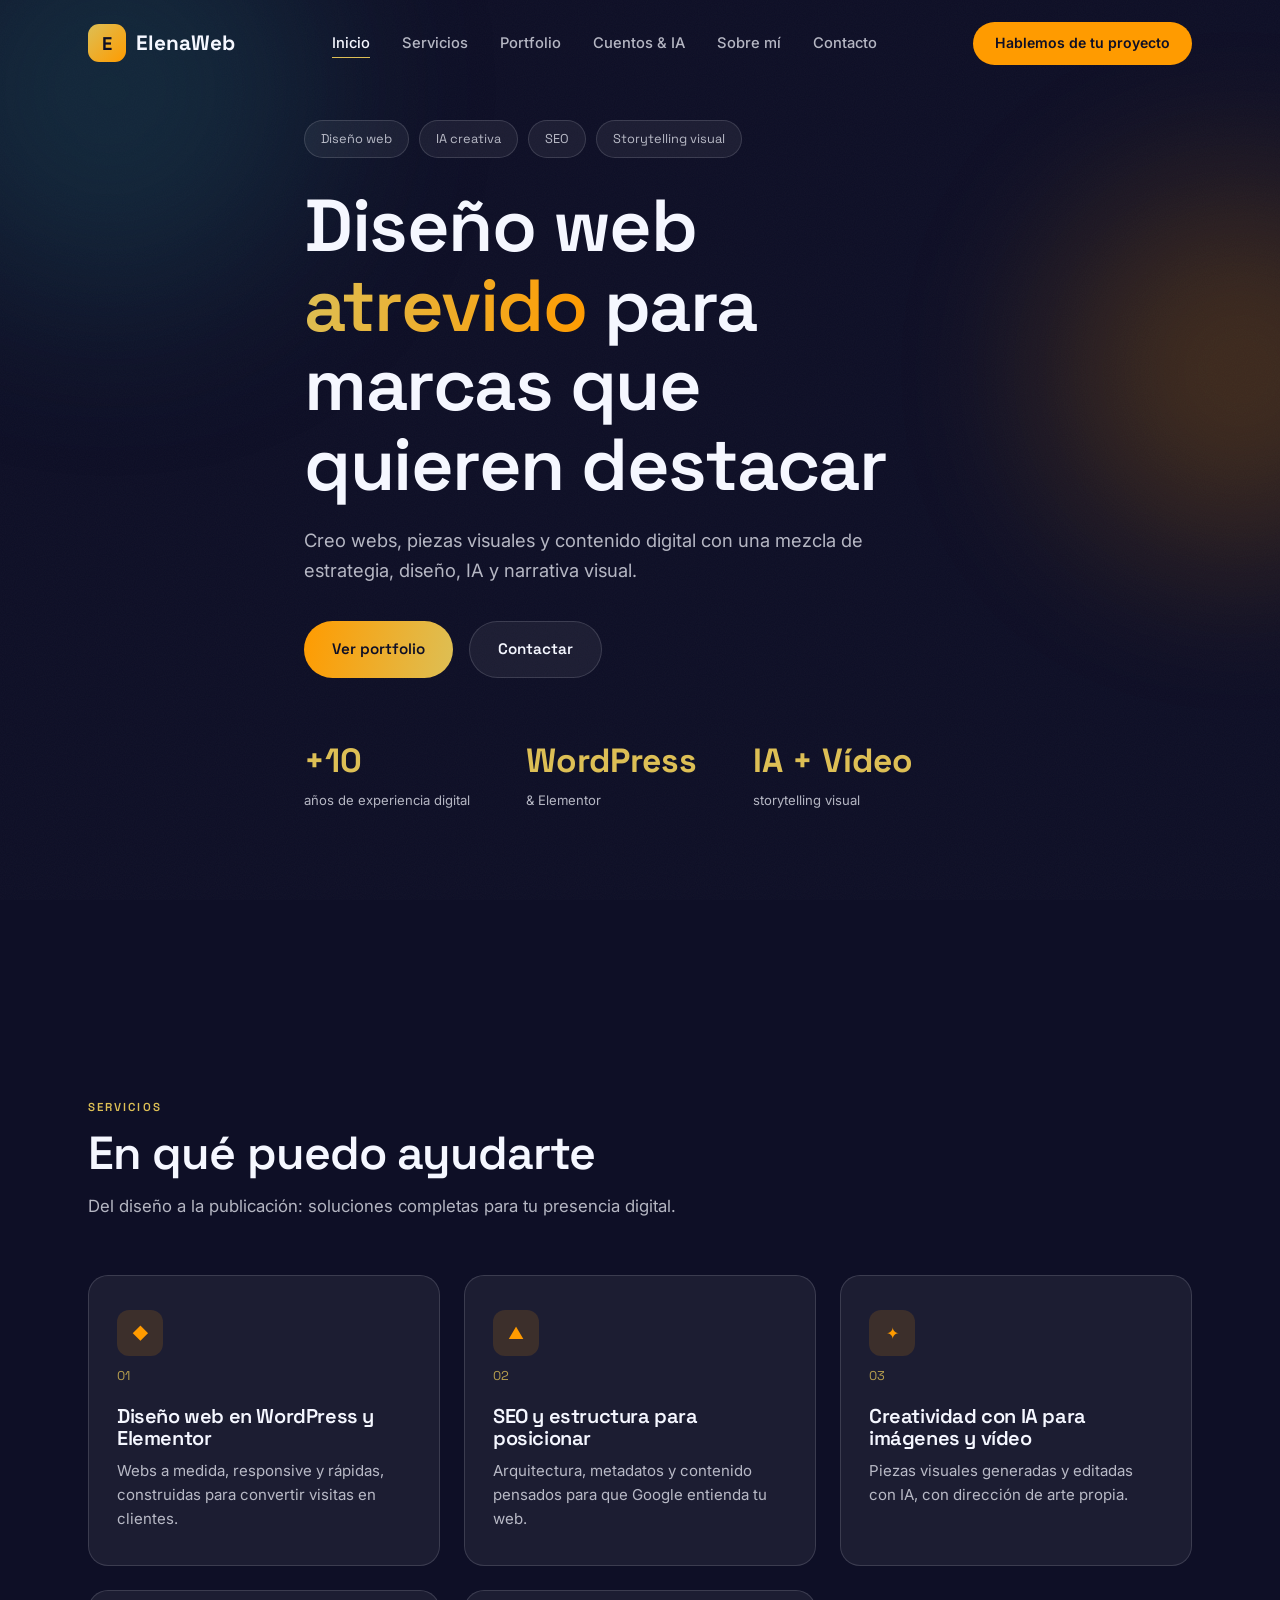
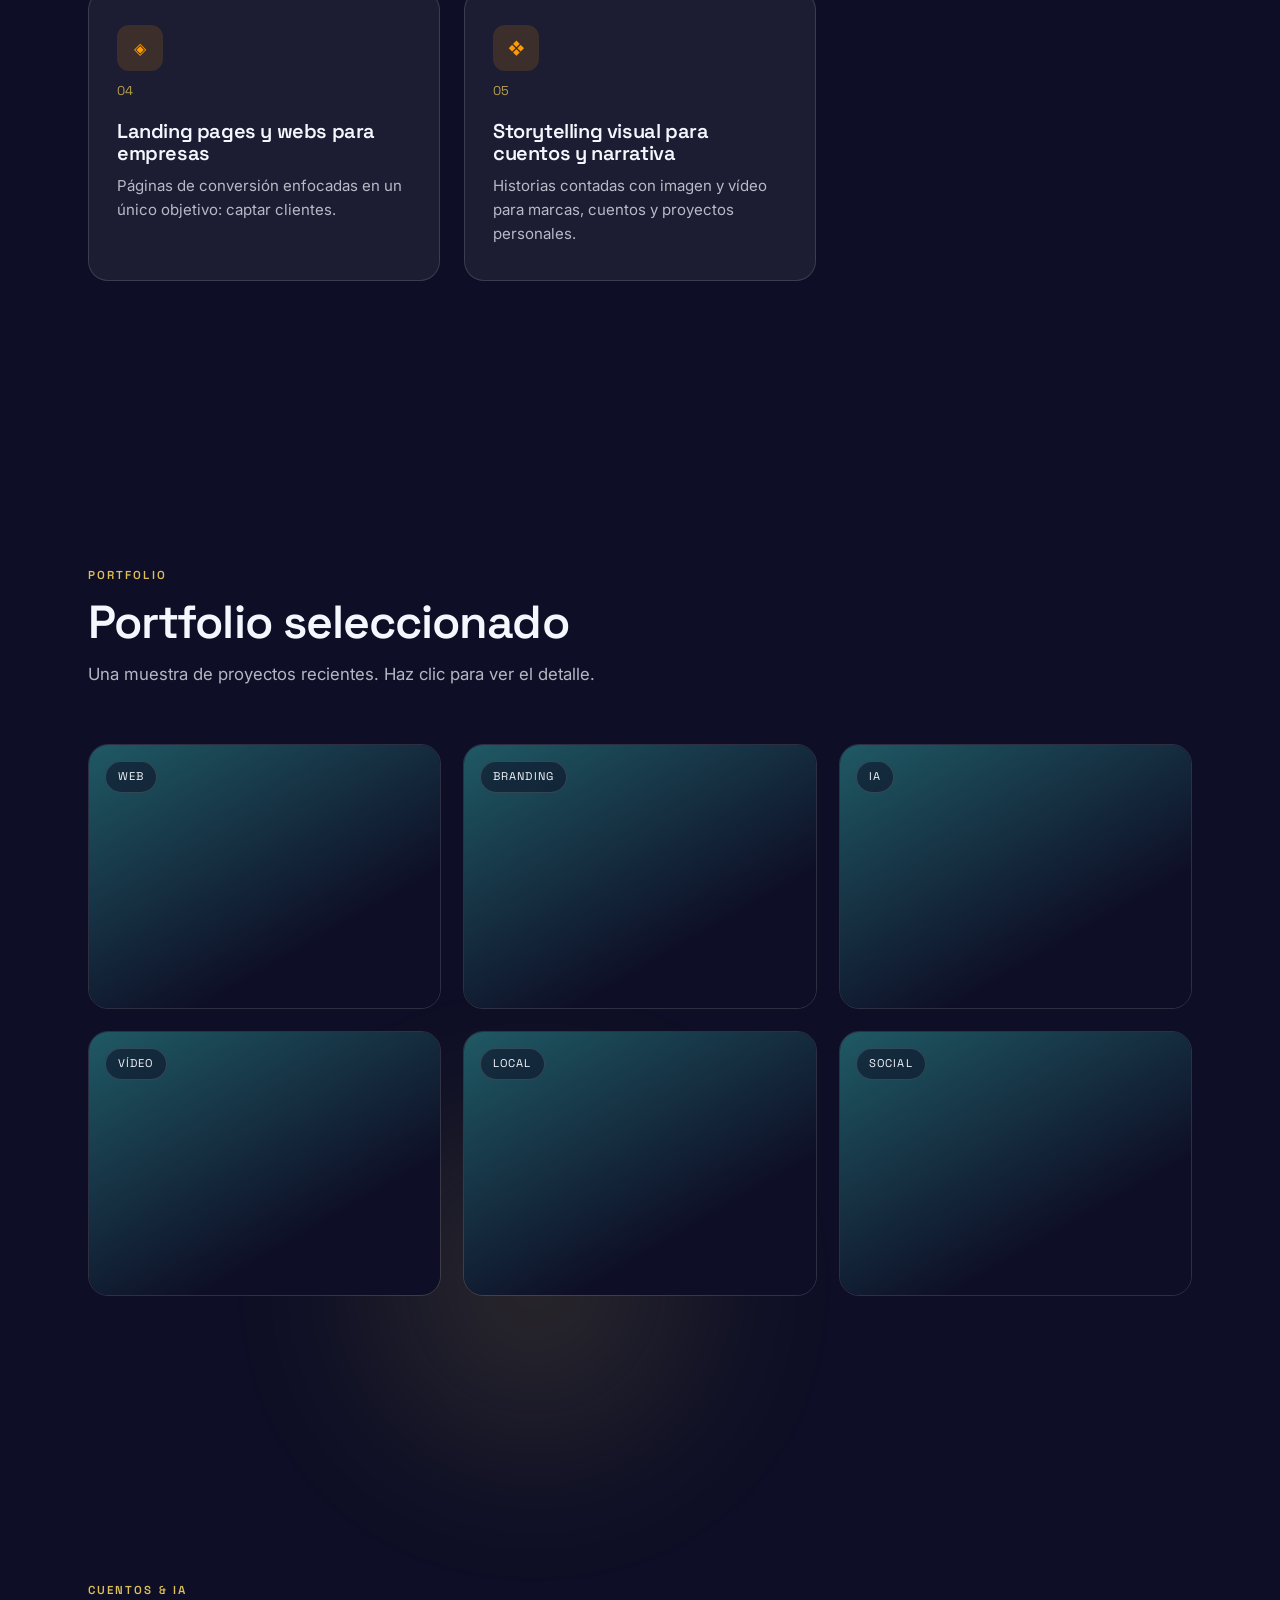
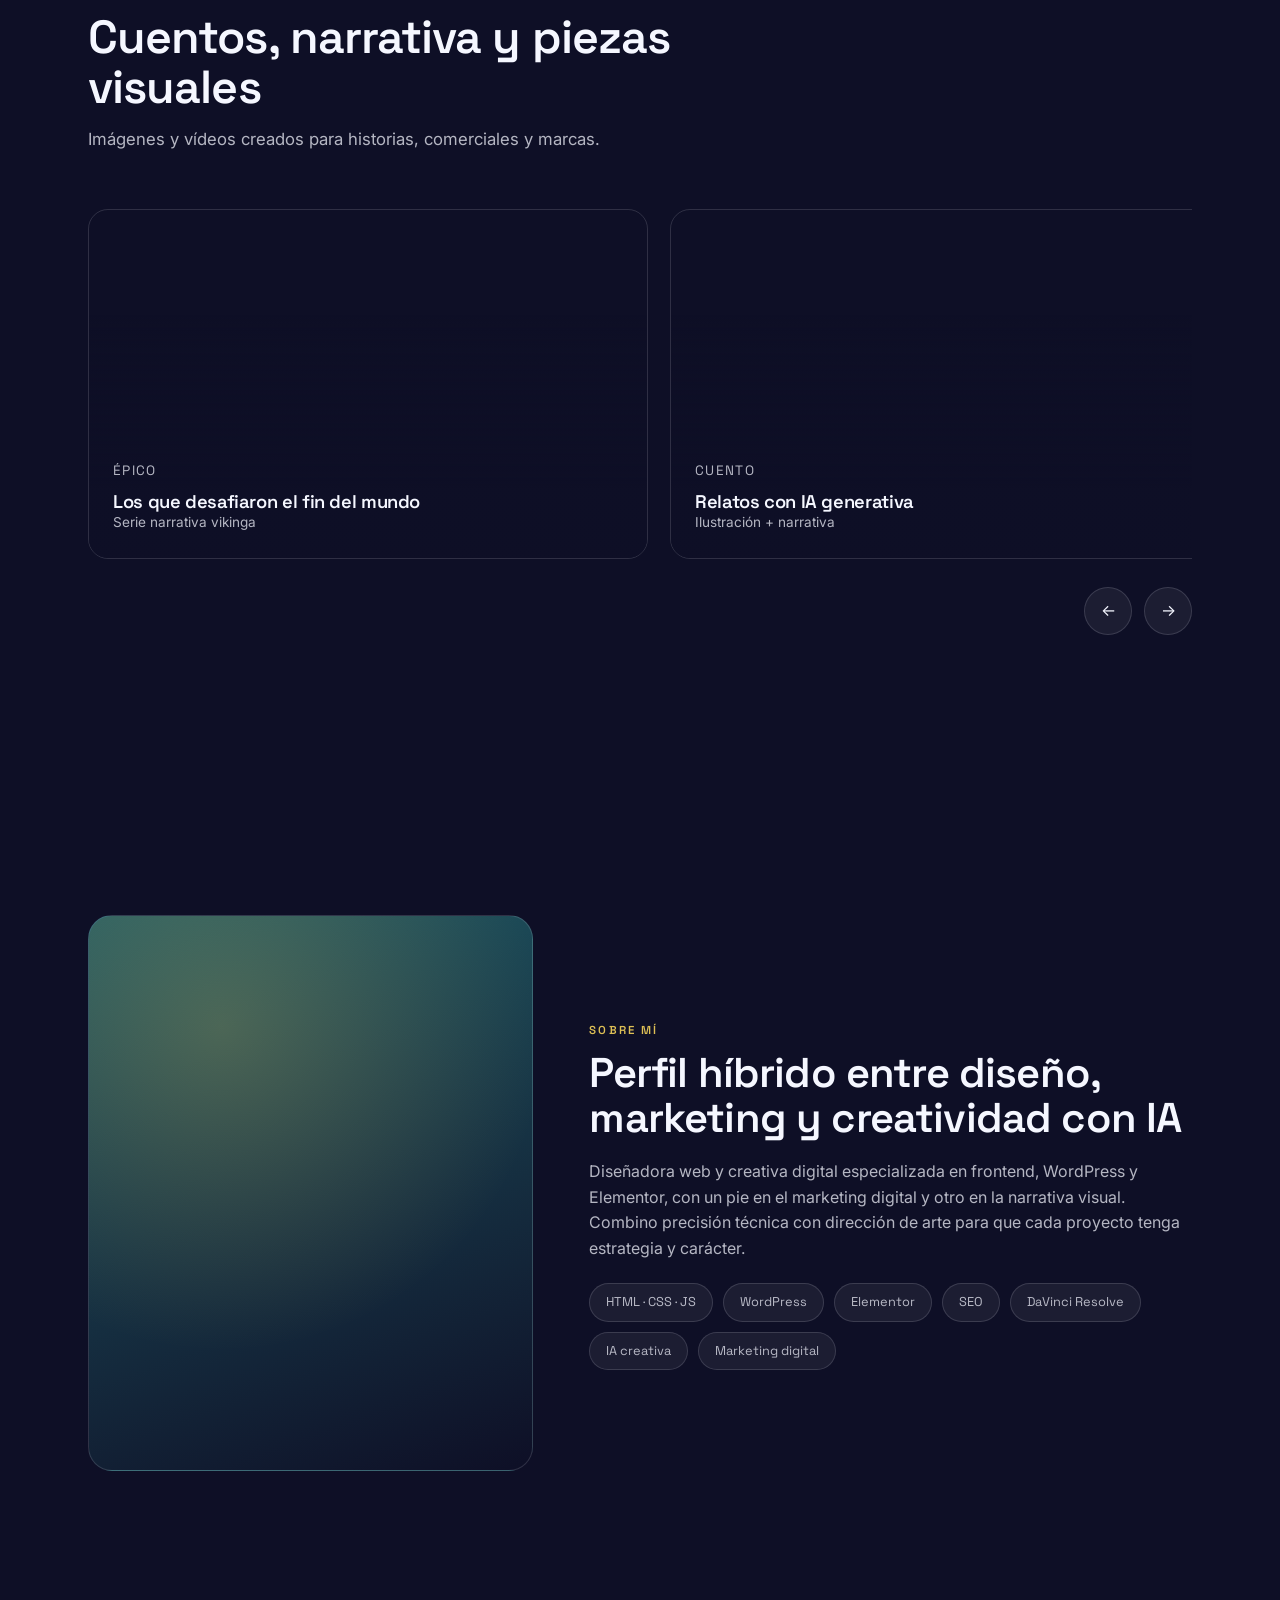
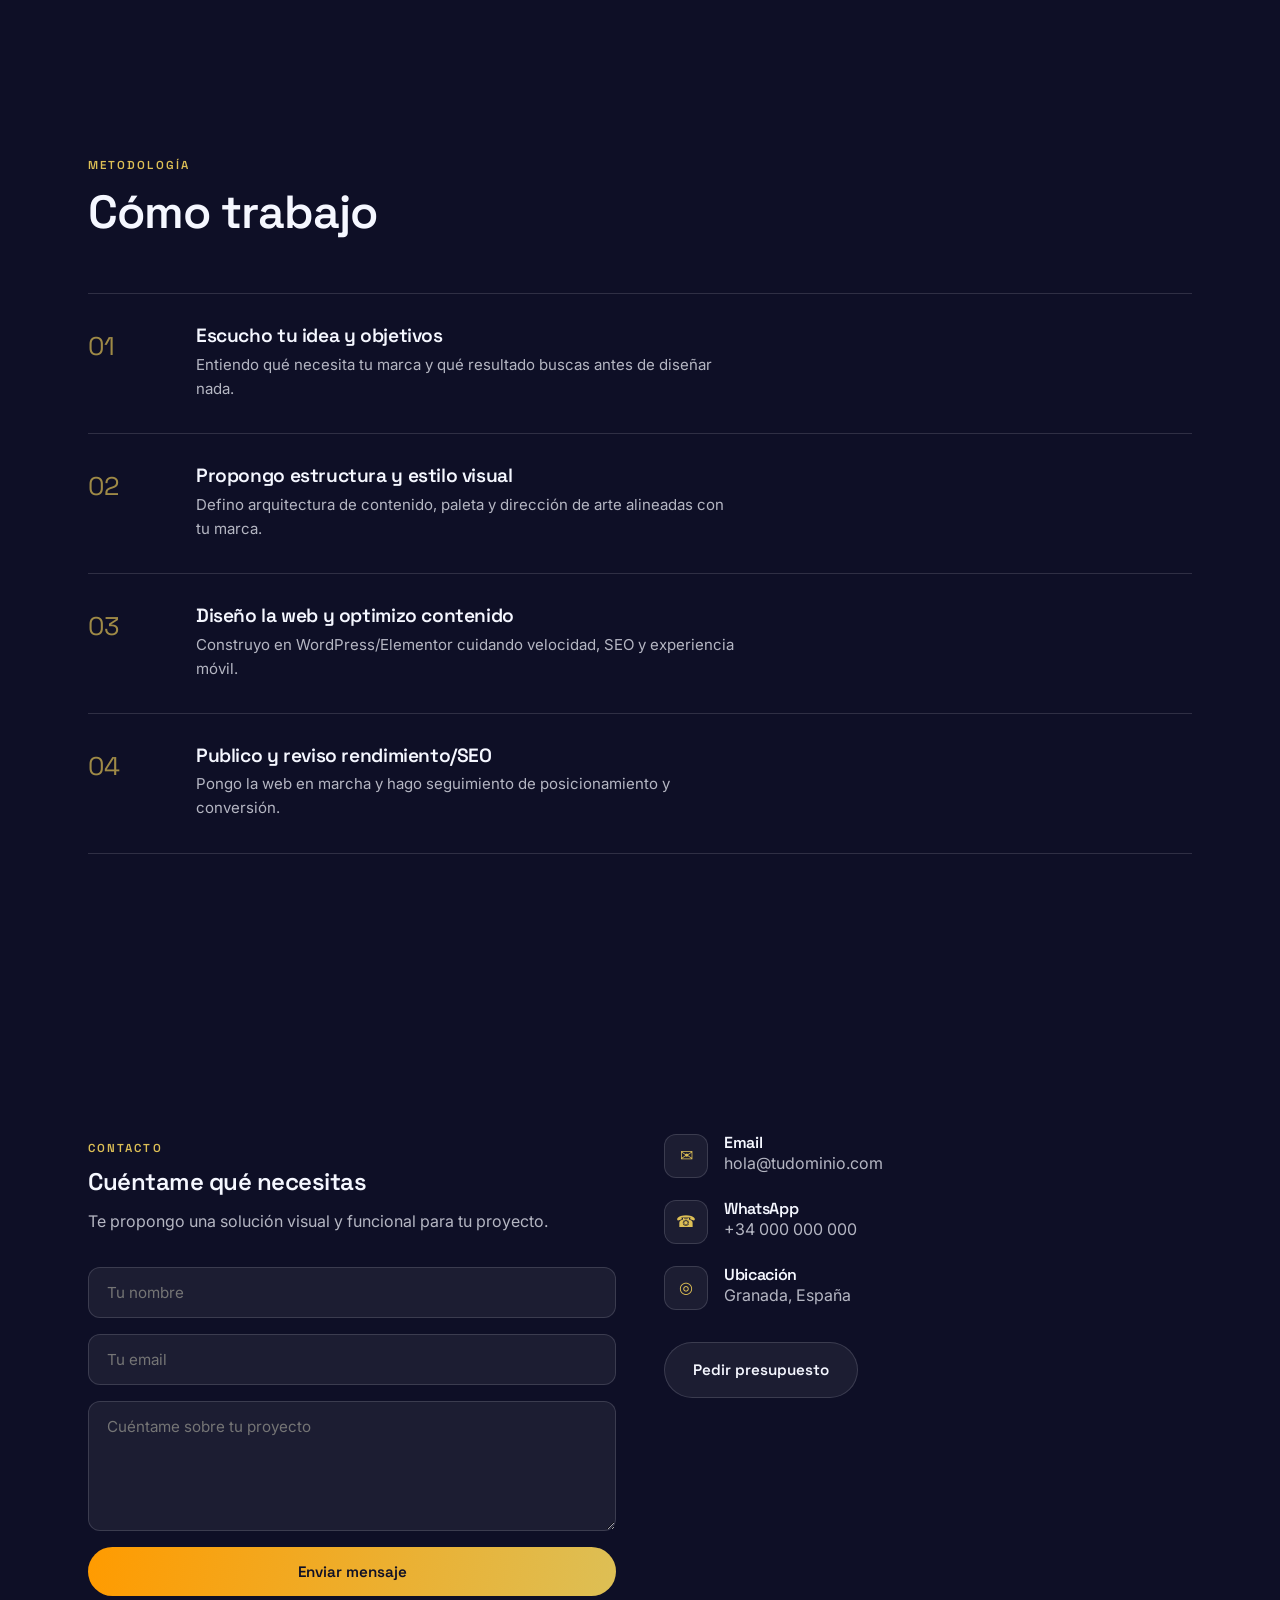
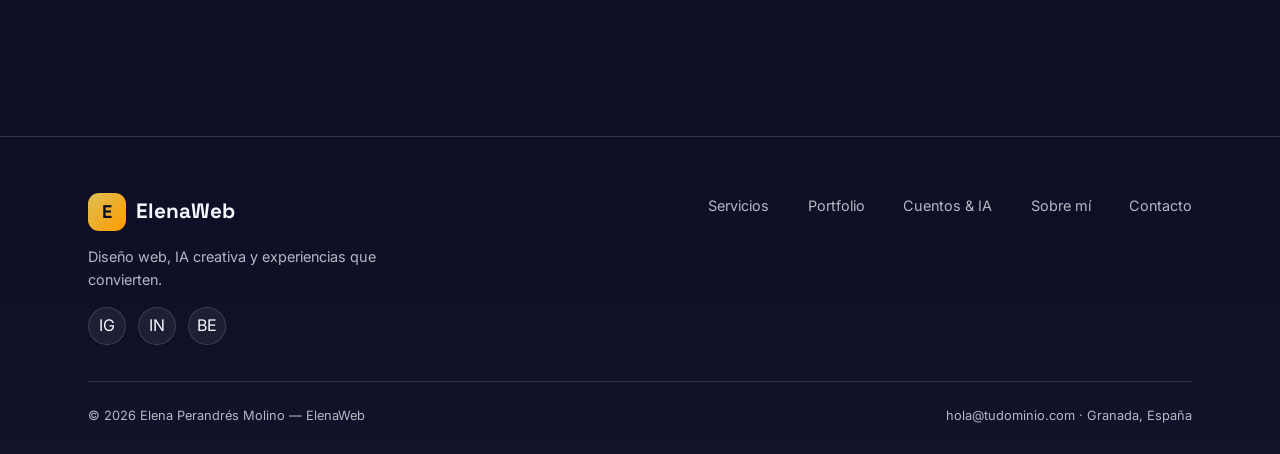
<file: ElenaWeb.html>
<!DOCTYPE html>
<html lang="es">
<head>
<meta charset="UTF-8">
<meta name="viewport" content="width=device-width, initial-scale=1.0">
<title>ElenaWeb | Diseño web, IA creativa y marketing digital</title>
<meta name="description" content="Portfolio profesional de Elena Perandrés Molino. Diseño web en WordPress, Elementor, SEO, IA creativa, vídeo, storytelling visual y proyectos para marcas y empresas.">
<meta name="keywords" content="diseño web, WordPress, Elementor, SEO, IA creativa, storytelling visual, vídeo para empresas, portfolio profesional">
<link rel="canonical" href="https://tudominio.com/">
<meta name="robots" content="index,follow">
<meta property="og:title" content="ElenaWeb | Portfolio creativo y profesional">
<meta property="og:description" content="Diseño web moderno, IA creativa, narrativa visual, vídeo y servicios digitales para marcas y empresas.">
<meta property="og:type" content="website">
<script type="application/ld+json">
{
  "@context": "https://schema.org",
  "@type": "Person",
  "name": "Elena Perandrés Molino",
  "jobTitle": "Diseñadora web, frontend y creativa digital con IA",
  "areaServed": "Granada, España",
  "sameAs": ["https://www.behance.net/", "https://www.linkedin.com/", "https://www.instagram.com/"]
}
</script>
<link rel="preconnect" href="https://fonts.googleapis.com">
<link rel="preconnect" href="https://fonts.gstatic.com" crossorigin>
<link href="https://fonts.googleapis.com/css2?family=Space+Grotesk:wght@400;500;600;700&family=Inter:wght@400;500;600;700&display=swap" rel="stylesheet">
<link rel="stylesheet" href="https://api.fontshare.com/v2/css?f[]=clash-display@400,500,600,700&f[]=satoshi@400,500,700&display=swap">
<style>
:root{
  --c-primary:#0e0f26;
  --c-secondary:#1f5964;
  --c-accent-1:#ddbf55;
  --c-accent-2:#ff9b00;
  --c-surface:rgba(255,255,255,0.06);
  --c-surface-strong:rgba(255,255,255,0.10);
  --c-text:#f5f7ff;
  --c-muted:rgba(245,247,255,0.72);
  --c-border:rgba(245,247,255,0.14);

  --f-heading:'Clash Display','Space Grotesk',sans-serif;
  --f-body:'Satoshi','Inter',sans-serif;
  --f-accent:'Space Grotesk',sans-serif;

  --radius-card:20px;
  --shadow-deep:0 30px 60px -20px rgba(0,0,0,0.55);
  --ease:cubic-bezier(.22,1,.36,1);
}

*{box-sizing:border-box;margin:0;padding:0;}
html{scroll-behavior:smooth;}
body{
  background:var(--c-primary);
  color:var(--c-text);
  font-family:var(--f-body);
  line-height:1.6;
  overflow-x:hidden;
  -webkit-font-smoothing:antialiased;
}
img{max-width:100%;display:block;}
a{color:inherit;text-decoration:none;}
h1,h2,h3,h4{font-family:var(--f-heading);font-weight:600;letter-spacing:-0.02em;line-height:1.08;}
.eyebrow{font-family:var(--f-accent);text-transform:uppercase;letter-spacing:0.18em;font-size:0.72rem;color:var(--c-accent-1);font-weight:600;}
.container{max-width:1200px;margin:0 auto;padding:0 clamp(20px,5vw,48px);}
section{position:relative;padding:clamp(80px,12vw,140px) 0;}

/* ---------- BACKGROUND FX ---------- */
.bg-noise{
  position:fixed;inset:0;pointer-events:none;z-index:0;opacity:0.035;
  background-image:url("data:image/svg+xml,%3Csvg xmlns='http://www.w3.org/2000/svg' width='120' height='120'%3E%3Cfilter id='n'%3E%3CfeTurbulence type='fractalNoise' baseFrequency='0.9' numOctaves='2' stitchTiles='stitch'/%3E%3C/filter%3E%3Crect width='100%25' height='100%25' filter='url(%23n)'/%3E%3C/svg%3E");
}
.orb{position:absolute;border-radius:50%;filter:blur(90px);opacity:0.35;pointer-events:none;z-index:0;}
.orb-1{width:420px;height:420px;background:var(--c-secondary);top:-120px;left:-100px;}
.orb-2{width:360px;height:360px;background:var(--c-accent-2);top:20%;right:-140px;opacity:0.22;}
.orb-3{width:300px;height:300px;background:var(--c-accent-1);bottom:0;left:30%;opacity:0.15;}

/* ---------- NAV ---------- */
header{
  position:fixed;top:0;left:0;right:0;z-index:100;
  padding:22px 0;transition:all .4s var(--ease);
  border-bottom:1px solid transparent;
}
header.scrolled{
  padding:14px 0;
  background:rgba(14,15,38,0.66);
  backdrop-filter:blur(16px) saturate(140%);
  -webkit-backdrop-filter:blur(16px) saturate(140%);
  border-bottom:1px solid var(--c-border);
}
nav{display:flex;align-items:center;justify-content:space-between;}
.logo{display:flex;align-items:center;gap:10px;font-family:var(--f-heading);font-size:1.3rem;font-weight:700;}
.logo-mark{
  width:38px;height:38px;border-radius:11px;
  background:linear-gradient(135deg,var(--c-accent-1),var(--c-accent-2));
  display:flex;align-items:center;justify-content:center;
  color:var(--c-primary);font-weight:700;font-size:1.15rem;font-family:var(--f-heading);
}
.nav-links{display:flex;gap:2rem;list-style:none;}
.nav-links a{
  font-size:0.92rem;font-weight:500;color:var(--c-muted);position:relative;padding:6px 0;
  transition:color .25s;
}
.nav-links a::after{
  content:'';position:absolute;left:0;bottom:0;height:1px;width:0;background:var(--c-accent-1);
  transition:width .3s var(--ease);
}
.nav-links a:hover,.nav-links a.active{color:var(--c-text);}
.nav-links a:hover::after,.nav-links a.active::after{width:100%;}
.nav-cta{
  padding:10px 22px;border-radius:100px;background:var(--c-accent-2);color:var(--c-primary);
  font-weight:600;font-size:0.88rem;transition:transform .3s var(--ease),box-shadow .3s var(--ease);
}
.nav-cta:hover{transform:translateY(-2px);box-shadow:0 12px 24px -8px rgba(255,155,0,0.5);}
.burger{display:none;width:26px;height:20px;position:relative;cursor:pointer;}
.burger span{position:absolute;left:0;width:100%;height:2px;background:var(--c-text);transition:.3s;}
.burger span:nth-child(1){top:0;}
.burger span:nth-child(2){top:9px;}
.burger span:nth-child(3){top:18px;}
.burger.open span:nth-child(1){transform:translateY(9px) rotate(45deg);}
.burger.open span:nth-child(2){opacity:0;}
.burger.open span:nth-child(3){transform:translateY(-9px) rotate(-45deg);}

@media(max-width:880px){
  .nav-links{
    position:fixed;top:0;right:-100%;height:100vh;width:min(78vw,340px);
    background:rgba(14,15,38,0.97);backdrop-filter:blur(20px);
    flex-direction:column;justify-content:center;align-items:flex-start;
    padding:40px;gap:1.6rem;transition:right .45s var(--ease);
    border-left:1px solid var(--c-border);
  }
  .nav-links.open{right:0;}
  .nav-cta{display:none;}
  .burger{display:block;}
}

/* ---------- REVEAL ANIM ---------- */
.reveal{opacity:0;transform:translateY(28px);transition:opacity .8s var(--ease),transform .8s var(--ease);}
.reveal.in{opacity:1;transform:translateY(0);}
.reveal-zoom{opacity:0;transform:scale(0.94);transition:opacity .8s var(--ease),transform .8s var(--ease);}
.reveal-zoom.in{opacity:1;transform:scale(1);}
.stagger > *{transition-delay:calc(var(--i,0)*90ms);}

/* ---------- HERO ---------- */
.hero{
  min-height:100vh;display:flex;align-items:center;padding-top:120px;
}
.hero-inner{display:grid;gap:40px;position:relative;z-index:2;}
.chips{display:flex;flex-wrap:wrap;gap:10px;margin-bottom:28px;}
.chip{
  padding:8px 16px;border-radius:100px;background:var(--c-surface);border:1px solid var(--c-border);
  font-size:0.8rem;font-family:var(--f-accent);color:var(--c-muted);
}
.hero h1{font-size:clamp(2.4rem,6vw,4.6rem);max-width:14ch;}
.hero h1 .accent{background:linear-gradient(100deg,var(--c-accent-1),var(--c-accent-2));-webkit-background-clip:text;background-clip:text;color:transparent;}
.hero p.subtitle{margin-top:22px;font-size:1.15rem;color:var(--c-muted);max-width:52ch;}
.hero-ctas{display:flex;gap:16px;margin-top:36px;flex-wrap:wrap;}

.btn{
  display:inline-flex;align-items:center;gap:10px;padding:15px 28px;border-radius:100px;
  font-weight:600;font-size:0.95rem;font-family:var(--f-accent);cursor:pointer;border:none;
  transition:transform .35s var(--ease),box-shadow .35s var(--ease),background .3s;
}
.btn-primary{background:linear-gradient(100deg,var(--c-accent-2),var(--c-accent-1));color:var(--c-primary);}
.btn-primary:hover{transform:translateY(-3px);box-shadow:0 18px 34px -12px rgba(255,155,0,0.55);}
.btn-ghost{background:var(--c-surface);border:1px solid var(--c-border);color:var(--c-text);}
.btn-ghost:hover{background:var(--c-surface-strong);transform:translateY(-3px);}

.stats{display:flex;gap:clamp(24px,5vw,56px);margin-top:56px;flex-wrap:wrap;}
.stat b{display:block;font-family:var(--f-heading);font-size:2.1rem;color:var(--c-accent-1);}
.stat span{font-size:0.82rem;color:var(--c-muted);}

/* ---------- SECTION HEAD ---------- */
.section-head{max-width:640px;margin-bottom:56px;}
.section-head h2{font-size:clamp(2rem,4.2vw,2.9rem);margin-top:10px;}
.section-head p{color:var(--c-muted);margin-top:14px;font-size:1.05rem;}

/* ---------- SERVICIOS ---------- */
.services-grid{display:grid;grid-template-columns:repeat(auto-fit,minmax(260px,1fr));gap:24px;}
.service-card{
  background:var(--c-surface);border:1px solid var(--c-border);border-radius:var(--radius-card);
  padding:34px 28px;position:relative;overflow:hidden;cursor:default;
  transition:transform .45s var(--ease),background .4s,border-color .4s;
}
.service-card::before{
  content:'';position:absolute;inset:0;border-radius:inherit;padding:1px;
  background:linear-gradient(140deg,var(--c-accent-1),transparent 40%);
  opacity:0;transition:opacity .4s;
  -webkit-mask:linear-gradient(#000 0 0) content-box,linear-gradient(#000 0 0);
  -webkit-mask-composite:xor;mask-composite:exclude;
}
.service-card:hover{transform:translateY(-8px);background:var(--c-surface-strong);border-color:rgba(221,191,85,0.4);}
.service-card:hover::before{opacity:1;}
.service-num{font-family:var(--f-accent);color:var(--c-accent-1);font-size:0.8rem;opacity:0.8;}
.service-card h3{font-size:1.25rem;margin:18px 0 10px;}
.service-card p{color:var(--c-muted);font-size:0.94rem;}
.service-icon{
  width:46px;height:46px;border-radius:12px;background:rgba(255,155,0,0.14);
  display:flex;align-items:center;justify-content:center;color:var(--c-accent-2);margin-bottom:6px;
}

/* ---------- PORTFOLIO ---------- */
.portfolio-grid{display:grid;grid-template-columns:repeat(auto-fit,minmax(280px,1fr));gap:22px;}
.p-item{
  position:relative;border-radius:var(--radius-card);overflow:hidden;aspect-ratio:4/3;cursor:pointer;
  border:1px solid var(--c-border);
}
.p-item .p-bg{
  position:absolute;inset:0;background:linear-gradient(150deg,var(--c-secondary),var(--c-primary) 70%);
  transition:transform .6s var(--ease);
}
.p-item::after{
  content:attr(data-tag);position:absolute;top:16px;left:16px;font-family:var(--f-accent);
  font-size:0.7rem;letter-spacing:0.1em;text-transform:uppercase;background:rgba(14,15,38,0.55);
  backdrop-filter:blur(6px);padding:6px 12px;border-radius:100px;border:1px solid var(--c-border);
}
.p-overlay{
  position:absolute;inset:0;display:flex;flex-direction:column;justify-content:flex-end;padding:24px;
  background:linear-gradient(0deg,rgba(14,15,38,0.92) 10%,transparent 65%);
  opacity:0;transform:translateY(12px);transition:opacity .4s var(--ease),transform .4s var(--ease);
}
.p-item:hover .p-overlay{opacity:1;transform:translateY(0);}
.p-item:hover .p-bg{transform:scale(1.08);}
.p-overlay h4{font-size:1.15rem;}
.p-overlay span{font-size:0.85rem;color:var(--c-muted);}

/* Modal */
.modal-backdrop{
  position:fixed;inset:0;background:rgba(5,5,15,0.75);backdrop-filter:blur(6px);
  display:flex;align-items:center;justify-content:center;z-index:1000;
  opacity:0;pointer-events:none;transition:opacity .35s var(--ease);padding:24px;
}
.modal-backdrop.open{opacity:1;pointer-events:auto;}
.modal{
  background:var(--c-primary);border:1px solid var(--c-border);border-radius:24px;max-width:560px;width:100%;
  padding:40px;transform:translateY(20px) scale(0.97);transition:transform .4s var(--ease);
}
.modal-backdrop.open .modal{transform:translateY(0) scale(1);}
.modal-close{position:absolute;top:24px;right:28px;cursor:pointer;font-size:1.4rem;color:var(--c-muted);}

/* ---------- CARRUSEL IA-CUENTOS ---------- */
.carousel-wrap{position:relative;}
.carousel-track{display:flex;overflow-x:auto;scroll-snap-type:x mandatory;gap:22px;padding-bottom:8px;scrollbar-width:none;}
.carousel-track::-webkit-scrollbar{display:none;}
.c-slide{
  scroll-snap-align:start;flex:0 0 min(560px,84vw);border-radius:var(--radius-card);overflow:hidden;
  border:1px solid var(--c-border);position:relative;aspect-ratio:16/10;
}
.c-slide .p-bg{background:linear-gradient(160deg,var(--c-accent-1) -10%,var(--c-primary) 60%);}
.c-slide .p-overlay{opacity:1;transform:none;background:linear-gradient(0deg,rgba(14,15,38,0.92) 20%,transparent 70%);}
.c-tag{display:inline-block;margin-bottom:10px;font-family:var(--f-accent);font-size:0.7rem;letter-spacing:0.1em;text-transform:uppercase;color:var(--c-accent-1);}
.carousel-nav{display:flex;gap:12px;justify-content:flex-end;margin-top:20px;}
.c-btn{
  width:48px;height:48px;border-radius:50%;background:var(--c-surface);border:1px solid var(--c-border);
  display:flex;align-items:center;justify-content:center;cursor:pointer;transition:.3s;
}
.c-btn:hover{background:var(--c-accent-2);color:var(--c-primary);box-shadow:0 10px 22px -8px rgba(255,155,0,0.5);}

/* ---------- SOBRE MI ---------- */
.about-grid{display:grid;grid-template-columns:0.85fr 1.15fr;gap:56px;align-items:center;}
.about-photo{
  aspect-ratio:4/5;border-radius:24px;background:linear-gradient(160deg,var(--c-secondary),var(--c-primary));
  border:1px solid var(--c-border);position:relative;overflow:hidden;
}
.about-photo::after{
  content:'';position:absolute;inset:0;background:radial-gradient(circle at 30% 20%,rgba(221,191,85,0.25),transparent 60%);
}
.skills-list{display:flex;flex-wrap:wrap;gap:10px;margin-top:22px;}
@media(max-width:880px){.about-grid{grid-template-columns:1fr;}}

/* ---------- PROCESO ---------- */
.process-list{display:grid;gap:0;border-top:1px solid var(--c-border);}
.p-step{
  display:grid;grid-template-columns:80px 1fr;gap:28px;padding:32px 0;border-bottom:1px solid var(--c-border);
  align-items:start;
}
.p-step .idx{font-family:var(--f-heading);font-size:1.6rem;color:var(--c-accent-1);opacity:0.7;}
.p-step h3{font-size:1.2rem;margin-bottom:6px;}
.p-step p{color:var(--c-muted);font-size:0.94rem;max-width:60ch;}

/* ---------- CONTACTO ---------- */
.contact-grid{display:grid;grid-template-columns:1fr 1fr;gap:48px;}
.contact-form{display:grid;gap:16px;}
.contact-form input,.contact-form textarea{
  width:100%;padding:15px 18px;border-radius:12px;background:var(--c-surface);
  border:1px solid var(--c-border);color:var(--c-text);font-family:var(--f-body);font-size:0.95rem;
  transition:border-color .3s,background .3s;
}
.contact-form input:focus,.contact-form textarea:focus{outline:none;border-color:var(--c-accent-1);background:var(--c-surface-strong);}
.contact-form textarea{resize:vertical;min-height:130px;}
.contact-info{display:flex;flex-direction:column;gap:22px;}
.info-row{display:flex;gap:16px;align-items:flex-start;}
.info-icon{
  width:44px;height:44px;flex:none;border-radius:12px;background:var(--c-surface);border:1px solid var(--c-border);
  display:flex;align-items:center;justify-content:center;color:var(--c-accent-1);
}
@media(max-width:880px){.contact-grid{grid-template-columns:1fr;}}

/* ---------- FOOTER ---------- */
footer{
  position:relative;padding:56px 0 28px;border-top:1px solid var(--c-border);
  background:linear-gradient(180deg,transparent,rgba(255,255,255,0.02));
}
.footer-top{display:flex;justify-content:space-between;flex-wrap:wrap;gap:32px;padding-bottom:36px;}
.footer-links{display:flex;gap:2.4rem;flex-wrap:wrap;list-style:none;}
.footer-links a{color:var(--c-muted);font-size:0.9rem;}
.footer-links a:hover{color:var(--c-text);}
.social-row{display:flex;gap:12px;margin-top:16px;}
.social-row a{
  width:38px;height:38px;border-radius:50%;background:var(--c-surface);border:1px solid var(--c-border);
  display:flex;align-items:center;justify-content:center;transition:.3s;
}
.social-row a:hover{background:var(--c-accent-1);color:var(--c-primary);}
.footer-bottom{display:flex;justify-content:space-between;flex-wrap:wrap;gap:10px;padding-top:24px;border-top:1px solid var(--c-border);font-size:0.8rem;color:var(--c-muted);}
.back-top{
  position:fixed;bottom:28px;right:28px;width:50px;height:50px;border-radius:50%;
  background:var(--c-accent-2);color:var(--c-primary);display:flex;align-items:center;justify-content:center;
  cursor:pointer;z-index:90;opacity:0;pointer-events:none;transform:translateY(10px);
  transition:.35s var(--ease);box-shadow:0 14px 28px -10px rgba(255,155,0,0.6);
}
.back-top.show{opacity:1;pointer-events:auto;transform:translateY(0);}

@media(prefers-reduced-motion:reduce){
  html{scroll-behavior:auto;}
  .reveal,.reveal-zoom,.p-bg,.service-card,.btn,.c-btn{transition:none!important;}
}
</style>
</head>
<body>

<div class="bg-noise"></div>

<header id="siteHeader">
  <div class="container">
    <nav>
      <a href="#inicio" class="logo"><span class="logo-mark">E</span> ElenaWeb</a>
      <ul class="nav-links" id="navLinks">
        <li><a href="#inicio">Inicio</a></li>
        <li><a href="#servicios">Servicios</a></li>
        <li><a href="#portfolio">Portfolio</a></li>
        <li><a href="#ia-cuentos">Cuentos &amp; IA</a></li>
        <li><a href="#sobre-mi">Sobre mí</a></li>
        <li><a href="#contacto">Contacto</a></li>
      </ul>
      <a href="#contacto" class="nav-cta">Hablemos de tu proyecto</a>
      <div class="burger" id="burger"><span></span><span></span><span></span></div>
    </nav>
  </div>
</header>

<!-- ================= HERO ================= -->
<section id="inicio" class="hero">
  <div class="orb orb-1"></div>
  <div class="orb orb-2"></div>
  <div class="container hero-inner">
    <div class="reveal in">
      <div class="chips">
        <span class="chip">Diseño web</span>
        <span class="chip">IA creativa</span>
        <span class="chip">SEO</span>
        <span class="chip">Storytelling visual</span>
      </div>
      <h1>Diseño web <span class="accent">atrevido</span> para marcas que quieren destacar</h1>
      <p class="subtitle">Creo webs, piezas visuales y contenido digital con una mezcla de estrategia, diseño, IA y narrativa visual.</p>
      <div class="hero-ctas">
        <a href="#portfolio" class="btn btn-primary">Ver portfolio</a>
        <a href="#contacto" class="btn btn-ghost">Contactar</a>
      </div>
      <div class="stats">
        <div class="stat"><b>+10</b><span>años de experiencia digital</span></div>
        <div class="stat"><b>WordPress</b><span>&amp; Elementor</span></div>
        <div class="stat"><b>IA + Vídeo</b><span>storytelling visual</span></div>
      </div>
    </div>
  </div>
</section>

<!-- ================= SERVICIOS ================= -->
<section id="servicios">
  <div class="container">
    <div class="section-head reveal">
      <span class="eyebrow">Servicios</span>
      <h2>En qué puedo ayudarte</h2>
      <p>Del diseño a la publicación: soluciones completas para tu presencia digital.</p>
    </div>
    <div class="services-grid stagger">
      <div class="service-card reveal" style="--i:0">
        <div class="service-icon">◆</div>
        <span class="service-num">01</span>
        <h3>Diseño web en WordPress y Elementor</h3>
        <p>Webs a medida, responsive y rápidas, construidas para convertir visitas en clientes.</p>
      </div>
      <div class="service-card reveal" style="--i:1">
        <div class="service-icon">▲</div>
        <span class="service-num">02</span>
        <h3>SEO y estructura para posicionar</h3>
        <p>Arquitectura, metadatos y contenido pensados para que Google entienda tu web.</p>
      </div>
      <div class="service-card reveal" style="--i:2">
        <div class="service-icon">✦</div>
        <span class="service-num">03</span>
        <h3>Creatividad con IA para imágenes y vídeo</h3>
        <p>Piezas visuales generadas y editadas con IA, con dirección de arte propia.</p>
      </div>
      <div class="service-card reveal" style="--i:3">
        <div class="service-icon">◈</div>
        <span class="service-num">04</span>
        <h3>Landing pages y webs para empresas</h3>
        <p>Páginas de conversión enfocadas en un único objetivo: captar clientes.</p>
      </div>
      <div class="service-card reveal" style="--i:4">
        <div class="service-icon">❖</div>
        <span class="service-num">05</span>
        <h3>Storytelling visual para cuentos y narrativa</h3>
        <p>Historias contadas con imagen y vídeo para marcas, cuentos y proyectos personales.</p>
      </div>
    </div>
  </div>
</section>

<!-- ================= PORTFOLIO ================= -->
<section id="portfolio">
  <div class="orb orb-3"></div>
  <div class="container">
    <div class="section-head reveal">
      <span class="eyebrow">Portfolio</span>
      <h2>Portfolio seleccionado</h2>
      <p>Una muestra de proyectos recientes. Haz clic para ver el detalle.</p>
    </div>
    <div class="portfolio-grid stagger">
      <div class="p-item reveal-zoom" data-tag="Web" style="--i:0" onclick="openModal('Webs corporativas','Diseño y desarrollo de sitios institucionales orientados a resultados, con foco en velocidad y SEO técnico.')">
        <div class="p-bg"></div>
        <div class="p-overlay"><h4>Webs corporativas</h4><span>WordPress · Elementor</span></div>
      </div>
      <div class="p-item reveal-zoom" data-tag="Branding" style="--i:1" onclick="openModal('Branding visual','Sistemas de identidad visual: logo, paleta, tipografía y aplicaciones de marca.')">
        <div class="p-bg"></div>
        <div class="p-overlay"><h4>Branding visual</h4><span>Identidad de marca</span></div>
      </div>
      <div class="p-item reveal-zoom" data-tag="IA" style="--i:2" onclick="openModal('Proyectos de IA','Creatividad generativa aplicada a imagen y vídeo, con dirección de arte y postproducción.')">
        <div class="p-bg"></div>
        <div class="p-overlay"><h4>Proyectos de IA</h4><span>Imagen &amp; vídeo generativo</span></div>
      </div>
      <div class="p-item reveal-zoom" data-tag="Vídeo" style="--i:3" onclick="openModal('Contenido audiovisual','Edición y producción de vídeo con DaVinci Resolve para redes y campañas.')">
        <div class="p-bg"></div>
        <div class="p-overlay"><h4>Contenido audiovisual</h4><span>DaVinci Resolve</span></div>
      </div>
      <div class="p-item reveal-zoom" data-tag="Local" style="--i:4" onclick="openModal('Diseño para negocios locales','Webs y presencia digital para comercios y negocios de proximidad.')">
        <div class="p-bg"></div>
        <div class="p-overlay"><h4>Diseño para negocios locales</h4><span>Webs &amp; ficha local</span></div>
      </div>
      <div class="p-item reveal-zoom" data-tag="Social" style="--i:5" onclick="openModal('Piezas para redes y campañas','Contenido visual pensado para Instagram, YouTube y campañas puntuales.')">
        <div class="p-bg"></div>
        <div class="p-overlay"><h4>Piezas para redes y campañas</h4><span>Instagram · YouTube</span></div>
      </div>
    </div>
  </div>
</section>

<!-- ================= CUENTOS & IA ================= -->
<section id="ia-cuentos">
  <div class="container">
    <div class="section-head reveal">
      <span class="eyebrow">Cuentos &amp; IA</span>
      <h2>Cuentos, narrativa y piezas visuales</h2>
      <p>Imágenes y vídeos creados para historias, comerciales y marcas.</p>
    </div>
    <div class="carousel-wrap reveal">
      <div class="carousel-track" id="carouselTrack">
        <div class="c-slide"><div class="p-bg"></div>
          <div class="p-overlay"><span class="c-tag">Épico</span><h4>Los que desafiaron el fin del mundo</h4><span>Serie narrativa vikinga</span></div>
        </div>
        <div class="c-slide"><div class="p-bg"></div>
          <div class="p-overlay"><span class="c-tag">Cuento</span><h4>Relatos con IA generativa</h4><span>Ilustración + narrativa</span></div>
        </div>
        <div class="c-slide"><div class="p-bg"></div>
          <div class="p-overlay"><span class="c-tag">Comercial</span><h4>Piezas para marcas</h4><span>Storytelling de producto</span></div>
        </div>
        <div class="c-slide"><div class="p-bg"></div>
          <div class="p-overlay"><span class="c-tag">Cinemático</span><h4>Vídeo de atmósfera</h4><span>Dirección de arte 8K</span></div>
        </div>
      </div>
      <div class="carousel-nav">
        <div class="c-btn" onclick="scrollCarousel(-1)">←</div>
        <div class="c-btn" onclick="scrollCarousel(1)">→</div>
      </div>
    </div>
  </div>
</section>

<!-- ================= SOBRE MI ================= -->
<section id="sobre-mi">
  <div class="container about-grid">
    <div class="about-photo reveal-zoom"></div>
    <div class="reveal">
      <span class="eyebrow">Sobre mí</span>
      <h2 style="margin-top:10px;font-size:clamp(1.9rem,3.6vw,2.6rem);">Perfil híbrido entre diseño, marketing y creatividad con IA</h2>
      <p style="color:var(--c-muted);margin-top:18px;">Diseñadora web y creativa digital especializada en frontend, WordPress y Elementor, con un pie en el marketing digital y otro en la narrativa visual. Combino precisión técnica con dirección de arte para que cada proyecto tenga estrategia y carácter.</p>
      <div class="skills-list">
        <span class="chip">HTML · CSS · JS</span>
        <span class="chip">WordPress</span>
        <span class="chip">Elementor</span>
        <span class="chip">SEO</span>
        <span class="chip">DaVinci Resolve</span>
        <span class="chip">IA creativa</span>
        <span class="chip">Marketing digital</span>
      </div>
    </div>
  </div>
</section>

<!-- ================= PROCESO ================= -->
<section id="proceso">
  <div class="container">
    <div class="section-head reveal">
      <span class="eyebrow">Metodología</span>
      <h2>Cómo trabajo</h2>
    </div>
    <div class="process-list reveal">
      <div class="p-step"><span class="idx">01</span><div><h3>Escucho tu idea y objetivos</h3><p>Entiendo qué necesita tu marca y qué resultado buscas antes de diseñar nada.</p></div></div>
      <div class="p-step"><span class="idx">02</span><div><h3>Propongo estructura y estilo visual</h3><p>Defino arquitectura de contenido, paleta y dirección de arte alineadas con tu marca.</p></div></div>
      <div class="p-step"><span class="idx">03</span><div><h3>Diseño la web y optimizo contenido</h3><p>Construyo en WordPress/Elementor cuidando velocidad, SEO y experiencia móvil.</p></div></div>
      <div class="p-step"><span class="idx">04</span><div><h3>Publico y reviso rendimiento/SEO</h3><p>Pongo la web en marcha y hago seguimiento de posicionamiento y conversión.</p></div></div>
    </div>
  </div>
</section>

<!-- ================= CONTACTO ================= -->
<section id="contacto">
  <div class="container contact-grid">
    <div class="reveal">
      <span class="eyebrow">Contacto</span>
      <h2 style="margin-top:10px;">Cuéntame qué necesitas</h2>
      <p style="color:var(--c-muted);margin-top:14px;">Te propongo una solución visual y funcional para tu proyecto.</p>
      <form class="contact-form" style="margin-top:32px;" onsubmit="event.preventDefault();alert('Conecta este formulario con tu plugin de formularios en Elementor (ej. Elementor Forms) para recibir mensajes reales.');">
        <input type="text" placeholder="Tu nombre" required>
        <input type="email" placeholder="Tu email" required>
        <textarea placeholder="Cuéntame sobre tu proyecto" required></textarea>
        <button type="submit" class="btn btn-primary" style="justify-content:center;">Enviar mensaje</button>
      </form>
    </div>
    <div class="contact-info reveal">
      <div class="info-row"><div class="info-icon">✉</div><div><h4>Email</h4><span style="color:var(--c-muted);">hola@tudominio.com</span></div></div>
      <div class="info-row"><div class="info-icon">☎</div><div><h4>WhatsApp</h4><span style="color:var(--c-muted);">+34 000 000 000</span></div></div>
      <div class="info-row"><div class="info-icon">◎</div><div><h4>Ubicación</h4><span style="color:var(--c-muted);">Granada, España</span></div></div>
      <a href="#contacto" class="btn btn-ghost" style="margin-top:10px;width:fit-content;">Pedir presupuesto</a>
    </div>
  </div>
</section>

<!-- ================= MODAL ================= -->
<div class="modal-backdrop" id="modalBackdrop" onclick="if(event.target===this)closeModal()">
  <div class="modal" style="position:relative;">
    <span class="modal-close" onclick="closeModal()">×</span>
    <h3 id="modalTitle" style="font-size:1.5rem;margin-bottom:14px;"></h3>
    <p id="modalText" style="color:var(--c-muted);"></p>
  </div>
</div>

<!-- ================= FOOTER ================= -->
<footer>
  <div class="container">
    <div class="footer-top">
      <div>
        <a href="#inicio" class="logo"><span class="logo-mark">E</span> ElenaWeb</a>
        <p style="color:var(--c-muted);max-width:32ch;margin-top:14px;font-size:0.9rem;">Diseño web, IA creativa y experiencias que convierten.</p>
        <div class="social-row">
          <a href="https://www.instagram.com/" aria-label="Instagram">IG</a>
          <a href="https://www.linkedin.com/" aria-label="LinkedIn">IN</a>
          <a href="https://www.behance.net/" aria-label="Behance">BE</a>
        </div>
      </div>
      <ul class="footer-links">
        <li><a href="#servicios">Servicios</a></li>
        <li><a href="#portfolio">Portfolio</a></li>
        <li><a href="#ia-cuentos">Cuentos &amp; IA</a></li>
        <li><a href="#sobre-mi">Sobre mí</a></li>
        <li><a href="#contacto">Contacto</a></li>
      </ul>
    </div>
    <div class="footer-bottom">
      <span>© <span id="year"></span> Elena Perandrés Molino — ElenaWeb</span>
      <span>hola@tudominio.com · Granada, España</span>
    </div>
  </div>
</footer>

<div class="back-top" id="backTop" onclick="window.scrollTo({top:0,behavior:'smooth'})">↑</div>

<script>
document.getElementById('year').textContent = new Date().getFullYear();

// Header scroll state
const header = document.getElementById('siteHeader');
const backTop = document.getElementById('backTop');
window.addEventListener('scroll', () => {
  header.classList.toggle('scrolled', window.scrollY > 40);
  backTop.classList.toggle('show', window.scrollY > 600);
});

// Mobile menu
const burger = document.getElementById('burger');
const navLinks = document.getElementById('navLinks');
burger.addEventListener('click', () => {
  burger.classList.toggle('open');
  navLinks.classList.toggle('open');
});
navLinks.querySelectorAll('a').forEach(a => a.addEventListener('click', () => {
  burger.classList.remove('open'); navLinks.classList.remove('open');
}));

// Scroll reveal
const io = new IntersectionObserver((entries) => {
  entries.forEach(e => { if (e.isIntersecting) e.target.classList.add('in'); });
}, { threshold: 0.15 });
document.querySelectorAll('.reveal, .reveal-zoom').forEach(el => io.observe(el));

// Active nav link on scroll
const sections = document.querySelectorAll('section[id]');
const navA = document.querySelectorAll('.nav-links a');
window.addEventListener('scroll', () => {
  let current = '';
  sections.forEach(s => {
    if (window.scrollY >= s.offsetTop - 120) current = s.id;
  });
  navA.forEach(a => a.classList.toggle('active', a.getAttribute('href') === '#' + current));
});

// Carousel
function scrollCarousel(dir){
  const track = document.getElementById('carouselTrack');
  const slide = track.querySelector('.c-slide');
  const gap = 22;
  track.scrollBy({ left: dir * (slide.offsetWidth + gap), behavior: 'smooth' });
}

// Portfolio modal
function openModal(title, text){
  document.getElementById('modalTitle').textContent = title;
  document.getElementById('modalText').textContent = text;
  document.getElementById('modalBackdrop').classList.add('open');
}
function closeModal(){
  document.getElementById('modalBackdrop').classList.remove('open');
}
document.addEventListener('keydown', e => { if(e.key === 'Escape') closeModal(); });
</script>
</body>
</html>
</file>
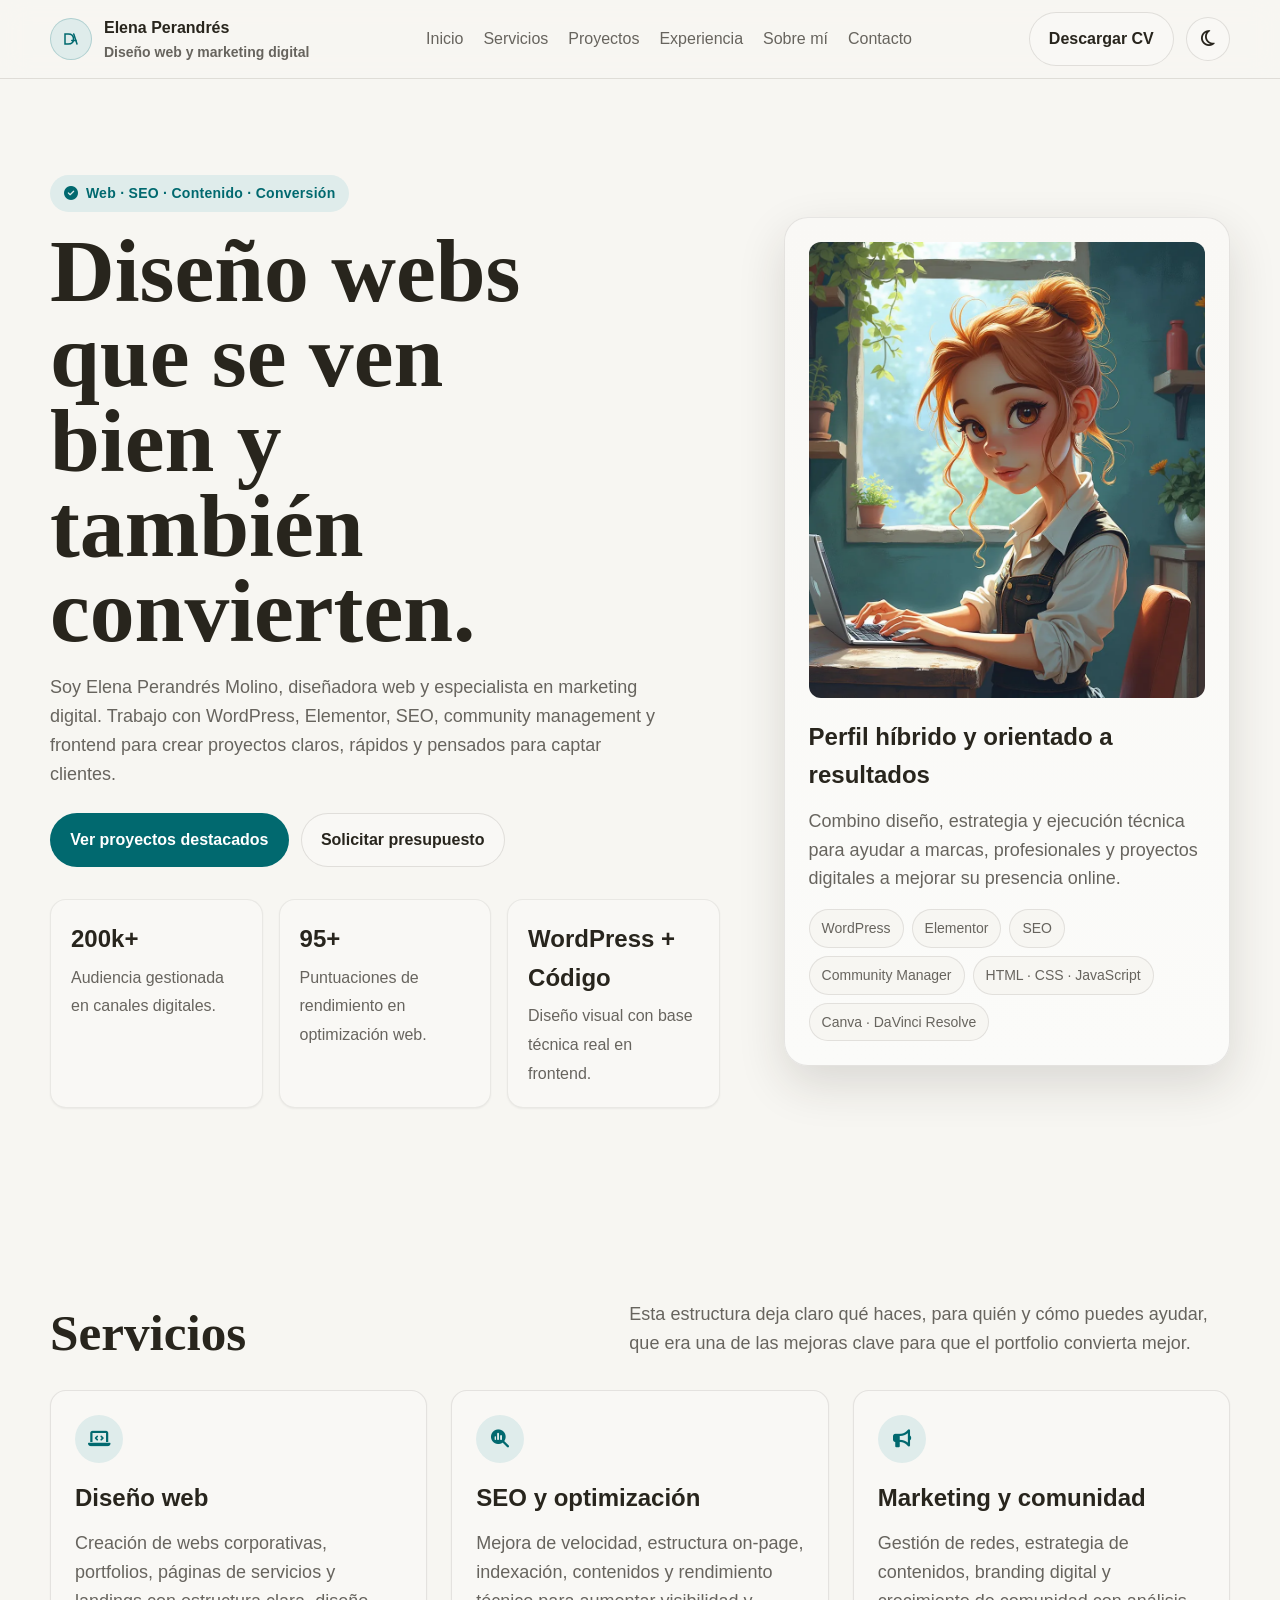
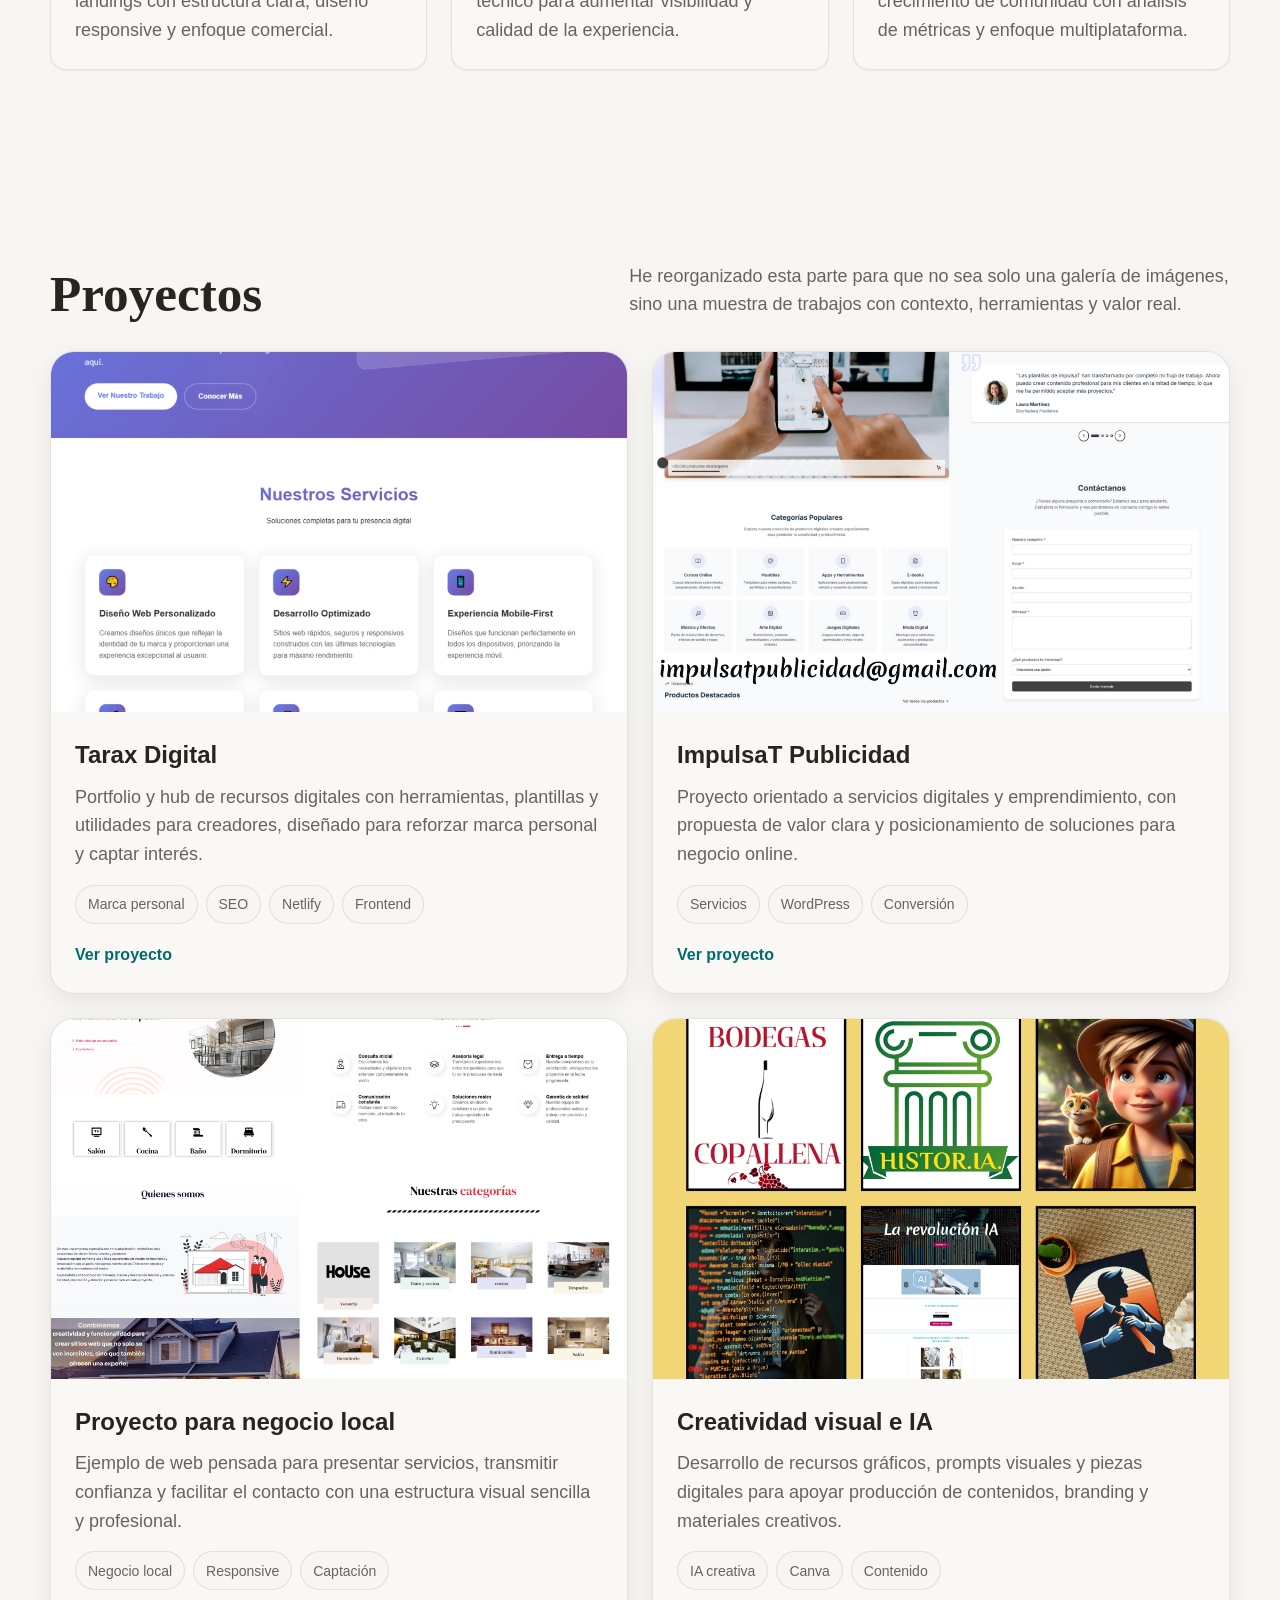
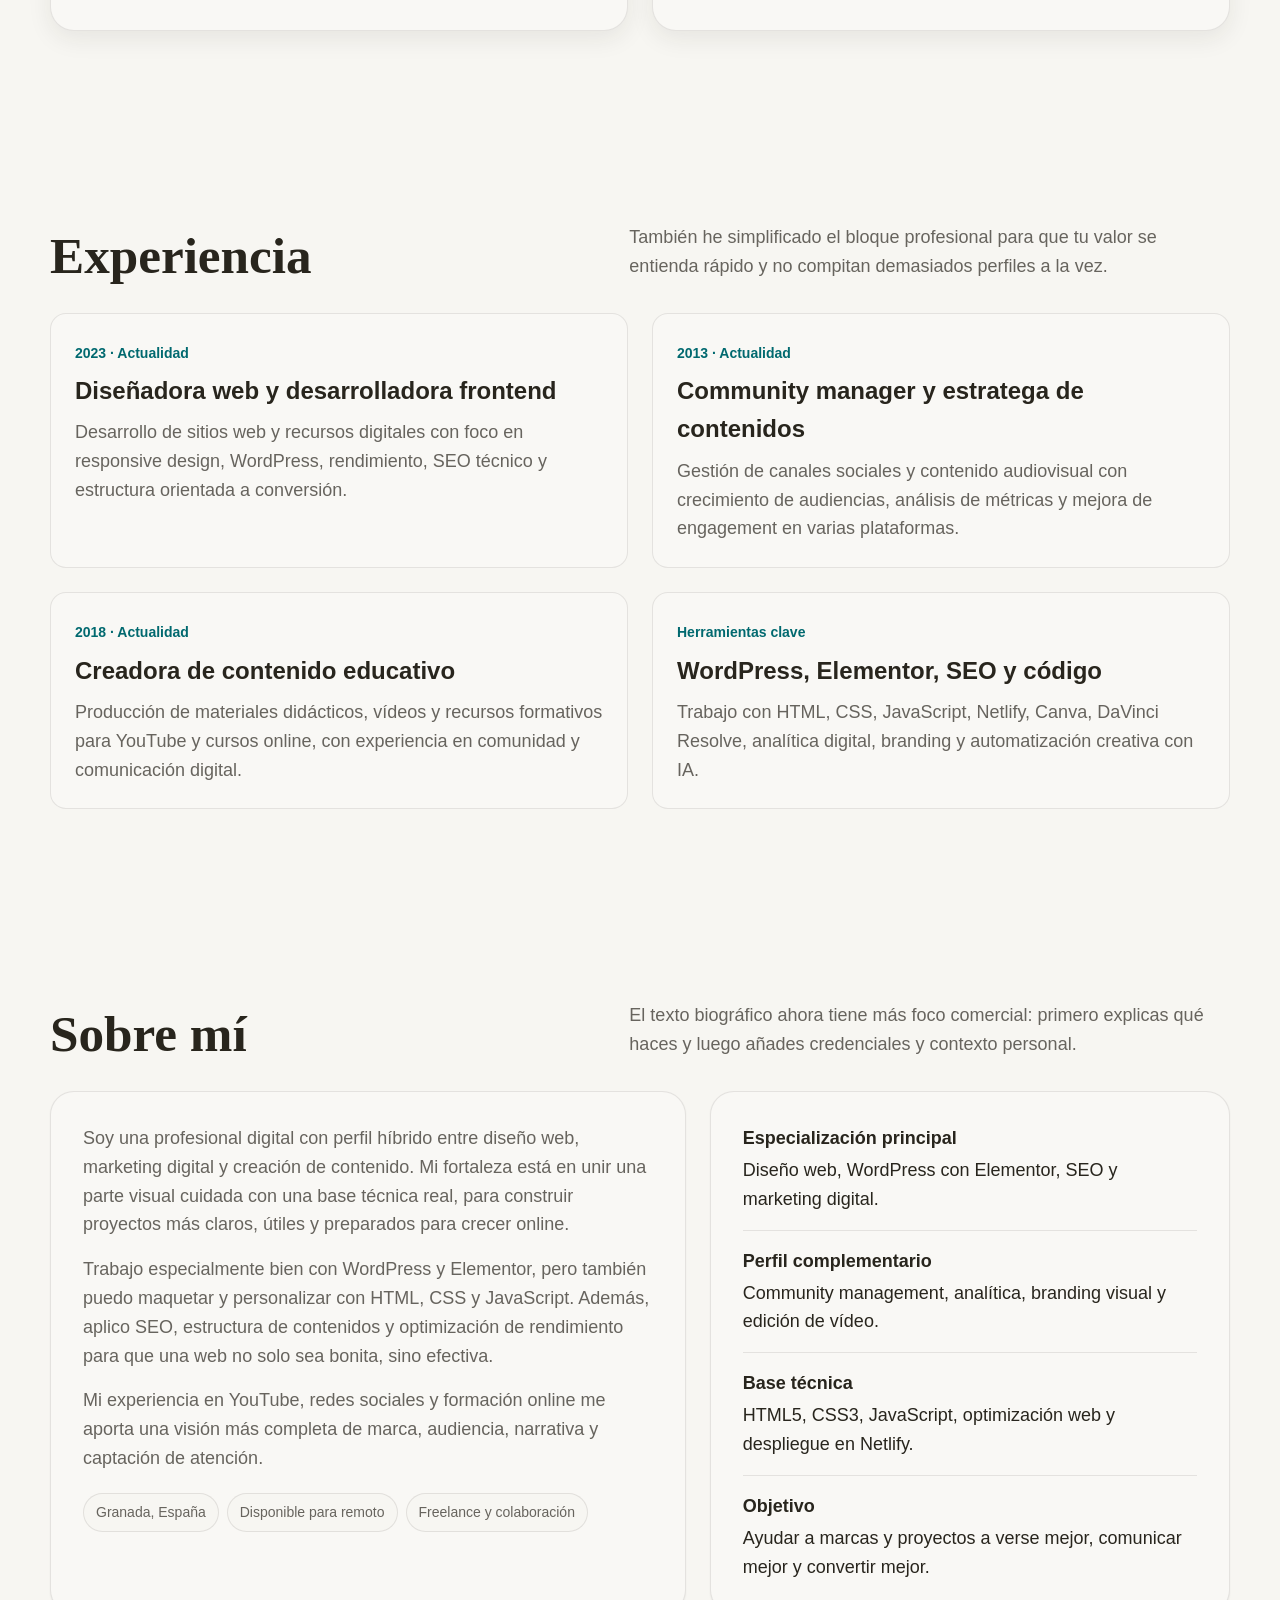
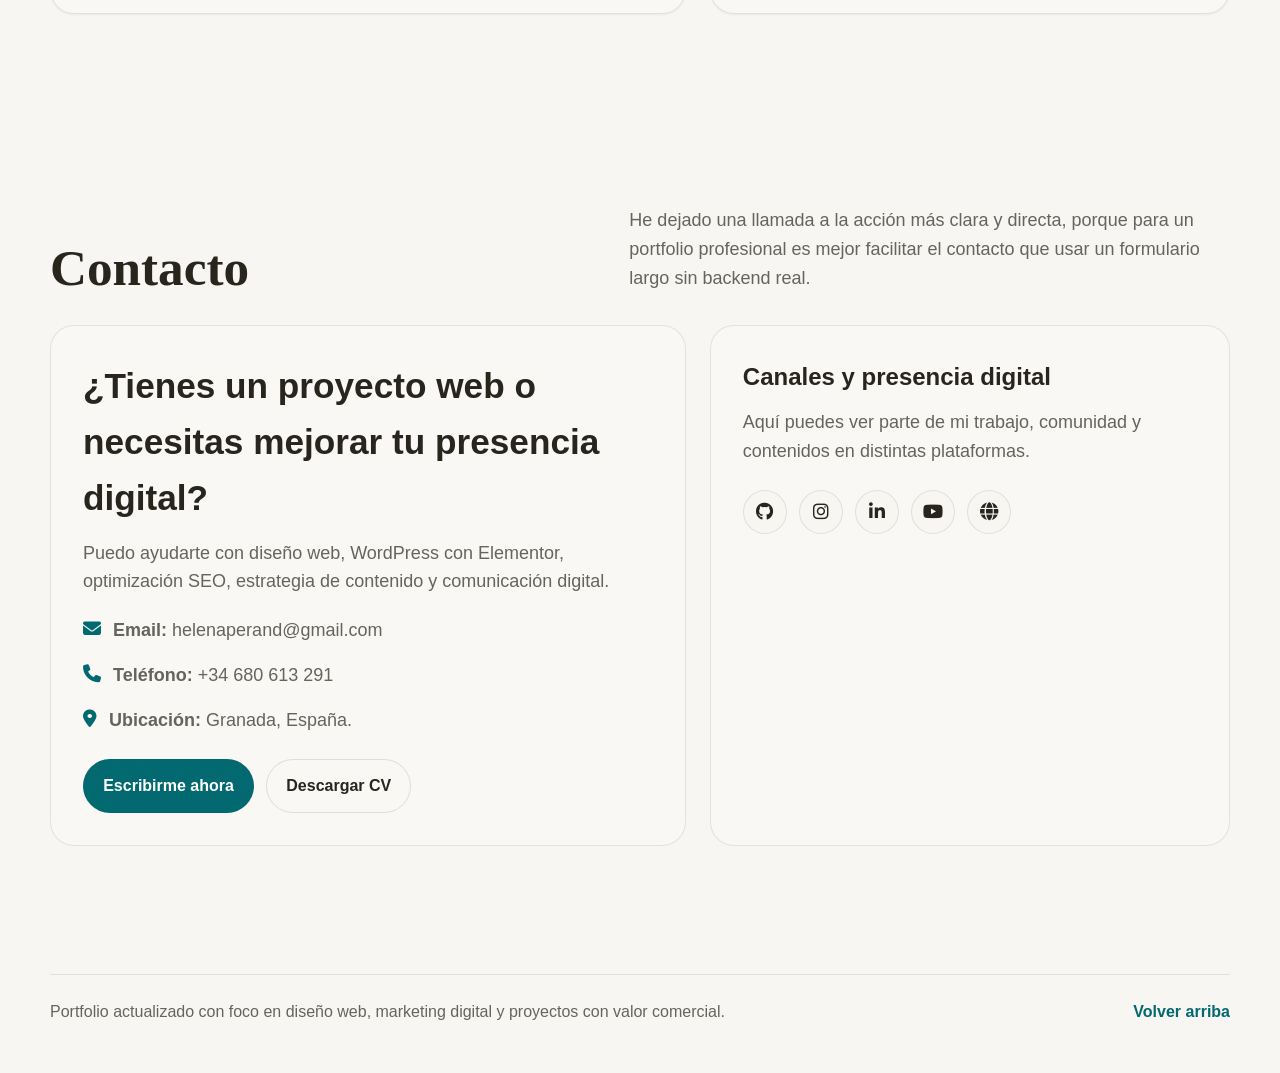
<file: GPT.HTML>
<!DOCTYPE html>
<html lang="es" data-theme="light">
<head>
  <meta charset="UTF-8" />
  <meta name="viewport" content="width=device-width, initial-scale=1.0" />
  <meta name="description" content="Portfolio de Elena Perandrés Molino, diseñadora web y especialista en marketing digital con experiencia en WordPress, Elementor, SEO, community management y frontend." />
  <meta property="og:title" content="Elena Perandrés Molino | Diseño web y marketing digital" />
  <meta property="og:description" content="Portfolio profesional con proyectos, servicios y experiencia en diseño web, SEO, WordPress, community management y frontend." />
  <meta property="og:type" content="website" />
  <title>Elena Perandrés Molino | Portfolio</title>
  <link rel="preconnect" href="https://api.fontshare.com" />
  <link rel="stylesheet" href="https://api.fontshare.com/v2/css?f[]=satoshi@400,500,700,900&f[]=boska@400,500,700&display=swap" />
  <link rel="stylesheet" href="https://cdnjs.cloudflare.com/ajax/libs/font-awesome/6.6.0/css/all.min.css" crossorigin="anonymous" referrerpolicy="no-referrer" />
  <style>
    :root, [data-theme="light"] {
      --text-xs: clamp(0.75rem, 0.7rem + 0.25vw, 0.875rem);
      --text-sm: clamp(0.875rem, 0.8rem + 0.35vw, 1rem);
      --text-base: clamp(1rem, 0.95rem + 0.25vw, 1.125rem);
      --text-lg: clamp(1.125rem, 1rem + 0.75vw, 1.5rem);
      --text-xl: clamp(1.5rem, 1.2rem + 1.25vw, 2.25rem);
      --text-2xl: clamp(2rem, 1.2rem + 2.5vw, 3.5rem);
      --text-3xl: clamp(2.5rem, 1rem + 4vw, 5rem);
      --space-1: 0.25rem;
      --space-2: 0.5rem;
      --space-3: 0.75rem;
      --space-4: 1rem;
      --space-5: 1.25rem;
      --space-6: 1.5rem;
      --space-8: 2rem;
      --space-10: 2.5rem;
      --space-12: 3rem;
      --space-16: 4rem;
      --space-20: 5rem;
      --space-24: 6rem;
      --color-bg: #f7f6f2;
      --color-surface: #f9f8f5;
      --color-surface-2: #fbfbf9;
      --color-surface-offset: #edeae5;
      --color-border: #d4d1ca;
      --color-text: #28251d;
      --color-text-muted: #67645e;
      --color-text-faint: #8e8a83;
      --color-primary: #01696f;
      --color-primary-hover: #0c4e54;
      --color-primary-soft: #dfeceb;
      --color-success: #437a22;
      --radius-sm: 0.375rem;
      --radius-md: 0.75rem;
      --radius-lg: 1rem;
      --radius-xl: 1.5rem;
      --shadow-sm: 0 1px 2px rgba(40, 37, 29, 0.06);
      --shadow-md: 0 8px 24px rgba(40, 37, 29, 0.08);
      --shadow-lg: 0 18px 48px rgba(40, 37, 29, 0.14);
      --content: 1180px;
      --font-body: 'Satoshi', sans-serif;
      --font-display: 'Boska', serif;
    }

    [data-theme="dark"] {
      --color-bg: #171614;
      --color-surface: #1c1b19;
      --color-surface-2: #201f1d;
      --color-surface-offset: #2a2825;
      --color-border: #393836;
      --color-text: #ece8de;
      --color-text-muted: #b5afa4;
      --color-text-faint: #8f897f;
      --color-primary: #69aab0;
      --color-primary-hover: #8cc1c6;
      --color-primary-soft: #213437;
      --color-success: #79b757;
      --shadow-sm: 0 1px 2px rgba(0, 0, 0, 0.2);
      --shadow-md: 0 8px 24px rgba(0, 0, 0, 0.25);
      --shadow-lg: 0 18px 48px rgba(0, 0, 0, 0.35);
    }

    * , *::before, *::after { box-sizing: border-box; margin: 0; padding: 0; }
    html { scroll-behavior: smooth; }
    body {
      min-height: 100vh;
      font-family: var(--font-body);
      font-size: var(--text-base);
      line-height: 1.6;
      background: var(--color-bg);
      color: var(--color-text);
    }
    img { display: block; max-width: 100%; height: auto; }
    a { color: inherit; text-decoration: none; }
    button, input, textarea { font: inherit; }
    .skip-link {
      position: absolute; left: 50%; top: -100px; transform: translateX(-50%);
      background: var(--color-primary); color: white; padding: var(--space-3) var(--space-4);
      border-radius: var(--radius-sm); z-index: 1000;
    }
    .skip-link:focus { top: 12px; }
    .container { width: min(100% - 2rem, var(--content)); margin: 0 auto; }

    .header {
      position: sticky; top: 0; z-index: 40;
      backdrop-filter: blur(14px);
      background: color-mix(in srgb, var(--color-bg) 88%, transparent);
      border-bottom: 1px solid color-mix(in srgb, var(--color-text) 12%, transparent);
    }
    .header-inner {
      min-height: 78px; display: flex; align-items: center; justify-content: space-between; gap: var(--space-4);
    }
    .brand { display: flex; align-items: center; gap: var(--space-3); font-weight: 700; }
    .brand-mark {
      width: 42px; height: 42px; border-radius: 50%; background: var(--color-primary-soft);
      display: grid; place-items: center; color: var(--color-primary);
      border: 1px solid color-mix(in srgb, var(--color-primary) 22%, transparent);
      flex-shrink: 0;
    }
    .brand-text strong { display: block; font-size: var(--text-sm); }
    .brand-text span { display: block; font-size: var(--text-xs); color: var(--color-text-muted); }
    .nav { display: flex; gap: var(--space-5); flex-wrap: wrap; }
    .nav a { font-size: var(--text-sm); color: var(--color-text-muted); }
    .nav a:hover, .nav a:focus-visible { color: var(--color-text); }
    .header-actions { display: flex; align-items: center; gap: var(--space-3); }
    .theme-toggle, .menu-toggle {
      width: 44px; height: 44px; border-radius: 999px; border: 1px solid color-mix(in srgb, var(--color-text) 12%, transparent);
      background: var(--color-surface); color: var(--color-text); display: grid; place-items: center; cursor: pointer;
    }
    .menu-toggle { display: none; }
    .btn {
      display: inline-flex; align-items: center; justify-content: center; gap: var(--space-2);
      min-height: 46px; padding: 0.85rem 1.2rem; border-radius: 999px; font-size: var(--text-sm); font-weight: 700;
      border: 1px solid transparent; transition: 180ms ease;
    }
    .btn-primary { background: var(--color-primary); color: #fff; }
    .btn-primary:hover { background: var(--color-primary-hover); }
    .btn-secondary {
      background: var(--color-surface); color: var(--color-text);
      border-color: color-mix(in srgb, var(--color-text) 12%, transparent);
    }
    .btn-secondary:hover { background: var(--color-surface-offset); }

    main section { padding-block: clamp(var(--space-12), 8vw, var(--space-24)); }

    .hero {
      padding-top: clamp(var(--space-12), 10vw, var(--space-24));
      min-height: 88vh; display: flex; align-items: center;
    }
    .hero-grid {
      display: grid; grid-template-columns: 1.2fr 0.8fr; gap: clamp(var(--space-8), 5vw, var(--space-16)); align-items: center;
    }
    .eyebrow {
      display: inline-flex; align-items: center; gap: var(--space-2); margin-bottom: var(--space-4);
      padding: 0.45rem 0.85rem; border-radius: 999px; background: var(--color-primary-soft);
      color: var(--color-primary); font-size: var(--text-xs); font-weight: 700; letter-spacing: 0.02em;
    }
    .hero h1 {
      font-family: var(--font-display); font-size: clamp(2.9rem, 7vw, 5.8rem); line-height: 0.95; margin-bottom: var(--space-5);
      max-width: 11ch;
    }
    .hero .lead {
      color: var(--color-text-muted); max-width: 62ch; margin-bottom: var(--space-6);
    }
    .hero-cta { display: flex; flex-wrap: wrap; gap: var(--space-3); margin-bottom: var(--space-8); }
    .hero-metrics {
      display: grid; grid-template-columns: repeat(3, minmax(0, 1fr)); gap: var(--space-4);
    }
    .metric {
      background: var(--color-surface); padding: var(--space-5); border-radius: var(--radius-lg); box-shadow: var(--shadow-sm);
      border: 1px solid color-mix(in srgb, var(--color-text) 8%, transparent);
    }
    .metric strong { display: block; font-size: var(--text-lg); margin-bottom: var(--space-1); }
    .metric span { color: var(--color-text-muted); font-size: var(--text-sm); }
    .hero-card {
      background: linear-gradient(180deg, var(--color-surface), var(--color-surface-2));
      border-radius: var(--radius-xl); padding: var(--space-6); box-shadow: var(--shadow-lg);
      border: 1px solid color-mix(in srgb, var(--color-text) 10%, transparent);
    }
    .hero-photo {
      aspect-ratio: 4 / 4.6; width: 100%; object-fit: cover; border-radius: calc(var(--radius-xl) - var(--space-3)); margin-bottom: var(--space-5);
      background: var(--color-surface-offset);
    }
    .hero-card h2 { font-size: var(--text-lg); margin-bottom: var(--space-3); }
    .hero-card p { color: var(--color-text-muted); margin-bottom: var(--space-4); }
    .tag-list { display: flex; flex-wrap: wrap; gap: var(--space-2); }
    .tag {
      padding: 0.45rem 0.75rem; border-radius: 999px; background: var(--color-bg);
      border: 1px solid color-mix(in srgb, var(--color-text) 10%, transparent); font-size: var(--text-xs); color: var(--color-text-muted);
    }

    .section-head {
      display: flex; justify-content: space-between; align-items: end; gap: var(--space-6); margin-bottom: var(--space-8);
    }
    .section-head h2 { font-family: var(--font-display); font-size: var(--text-2xl); line-height: 1; }
    .section-head p { color: var(--color-text-muted); max-width: 60ch; }

    .about-grid, .services-grid, .projects-grid, .experience-grid {
      display: grid; gap: var(--space-6);
    }
    .about-grid { grid-template-columns: 1.1fr 0.9fr; }
    .panel {
      background: var(--color-surface); border-radius: var(--radius-xl); padding: clamp(var(--space-6), 4vw, var(--space-8));
      border: 1px solid color-mix(in srgb, var(--color-text) 10%, transparent); box-shadow: var(--shadow-sm);
    }
    .panel p + p { margin-top: var(--space-4); }
    .panel p { color: var(--color-text-muted); }
    .list-clean { list-style: none; display: grid; gap: var(--space-4); }
    .list-clean li {
      padding-bottom: var(--space-4); border-bottom: 1px solid color-mix(in srgb, var(--color-text) 10%, transparent);
    }
    .list-clean li:last-child { border-bottom: none; padding-bottom: 0; }
    .list-clean strong { display: block; margin-bottom: 0.2rem; }
    .chip-row { display: flex; flex-wrap: wrap; gap: var(--space-2); margin-top: var(--space-5); }

    .services-grid { grid-template-columns: repeat(3, minmax(0, 1fr)); }
    .service-card {
      background: var(--color-surface); padding: var(--space-6); border-radius: var(--radius-lg);
      border: 1px solid color-mix(in srgb, var(--color-text) 10%, transparent); box-shadow: var(--shadow-sm);
    }
    .service-card i {
      width: 48px; height: 48px; display: grid; place-items: center; border-radius: 50%; margin-bottom: var(--space-4);
      background: var(--color-primary-soft); color: var(--color-primary);
    }
    .service-card h3 { font-size: var(--text-lg); margin-bottom: var(--space-3); }
    .service-card p { color: var(--color-text-muted); }

    .projects-grid { grid-template-columns: repeat(2, minmax(0, 1fr)); }
    .project-card {
      overflow: hidden; background: var(--color-surface); border-radius: var(--radius-xl);
      border: 1px solid color-mix(in srgb, var(--color-text) 10%, transparent); box-shadow: var(--shadow-md);
    }
    .project-card img {
      width: 100%; aspect-ratio: 16 / 10; object-fit: cover; background: var(--color-surface-offset);
    }
    .project-body { padding: var(--space-6); }
    .project-body h3 { font-size: var(--text-lg); margin-bottom: var(--space-2); }
    .project-body p { color: var(--color-text-muted); margin-bottom: var(--space-4); }
    .project-meta {
      display: flex; flex-wrap: wrap; gap: var(--space-2); margin-bottom: var(--space-4);
    }
    .project-link { color: var(--color-primary); font-weight: 700; font-size: var(--text-sm); }

    .experience-grid { grid-template-columns: repeat(2, minmax(0, 1fr)); }
    .experience-card {
      background: var(--color-surface); padding: var(--space-6); border-radius: var(--radius-lg);
      border: 1px solid color-mix(in srgb, var(--color-text) 10%, transparent);
    }
    .experience-card .date { color: var(--color-primary); font-size: var(--text-xs); font-weight: 700; display: inline-block; margin-bottom: var(--space-2); }
    .experience-card h3 { margin-bottom: var(--space-2); font-size: var(--text-lg); }
    .experience-card p { color: var(--color-text-muted); }

    .contact-wrap {
      display: grid; grid-template-columns: 1.1fr 0.9fr; gap: var(--space-6);
    }
    .contact-block {
      background: var(--color-surface); padding: clamp(var(--space-6), 4vw, var(--space-8));
      border-radius: var(--radius-xl); border: 1px solid color-mix(in srgb, var(--color-text) 10%, transparent);
    }
    .contact-points { list-style: none; display: grid; gap: var(--space-4); margin-top: var(--space-5); }
    .contact-points li { display: flex; gap: var(--space-3); align-items: start; color: var(--color-text-muted); }
    .contact-points i { color: var(--color-primary); margin-top: 0.25rem; }
    .contact-actions { display: flex; flex-wrap: wrap; gap: var(--space-3); margin-top: var(--space-6); }
    .socials { display: flex; flex-wrap: wrap; gap: var(--space-3); margin-top: var(--space-6); }
    .socials a {
      width: 44px; height: 44px; border-radius: 50%; display: grid; place-items: center;
      background: var(--color-bg); border: 1px solid color-mix(in srgb, var(--color-text) 10%, transparent);
    }

    footer {
      padding: var(--space-8) 0 var(--space-12); color: var(--color-text-muted); font-size: var(--text-sm);
    }
    .footer-inner {
      display: flex; justify-content: space-between; gap: var(--space-4); align-items: center; flex-wrap: wrap;
      border-top: 1px solid color-mix(in srgb, var(--color-text) 10%, transparent); padding-top: var(--space-6);
    }

    @media (max-width: 980px) {
      .hero-grid,
      .about-grid,
      .contact-wrap,
      .services-grid,
      .projects-grid,
      .experience-grid { grid-template-columns: 1fr; }
      .hero { min-height: auto; }
      .hero-metrics { grid-template-columns: 1fr; }
      .section-head { align-items: start; flex-direction: column; }
      .nav {
        position: absolute; left: 0; right: 0; top: 78px; display: none; flex-direction: column; padding: var(--space-5) 1rem;
        background: var(--color-surface); border-bottom: 1px solid color-mix(in srgb, var(--color-text) 10%, transparent);
      }
      .nav.open { display: flex; }
      .menu-toggle { display: grid; }
      .header-actions .btn-secondary { display: none; }
    }

    @media (max-width: 640px) {
      .hero h1 { max-width: 100%; }
      .header-inner { min-height: 72px; }
      .brand-text span { display: none; }
      .hero-card, .panel, .contact-block, .project-body, .service-card, .experience-card { padding: var(--space-5); }
      .hero-cta, .contact-actions { flex-direction: column; }
      .btn { width: 100%; }
    }

    @media (prefers-reduced-motion: reduce) {
      html { scroll-behavior: auto; }
      * { transition: none !important; }
    }
  </style>
</head>
<body>
  <a class="skip-link" href="#contenido">Saltar al contenido</a>

  <header class="header">
    <div class="container header-inner">
      <a class="brand" href="#inicio" aria-label="Ir al inicio">
        <span class="brand-mark" aria-hidden="true">
          <svg viewBox="0 0 48 48" width="24" height="24" fill="none" xmlns="http://www.w3.org/2000/svg">
            <path d="M12 34V14H18.5C24.8 14 29 17.6 29 24C29 30.4 24.8 34 18.5 34H12Z" stroke="currentColor" stroke-width="3"/>
            <path d="M29.5 14L36 34" stroke="currentColor" stroke-width="3" stroke-linecap="round"/>
            <path d="M25.5 27H34" stroke="currentColor" stroke-width="3" stroke-linecap="round"/>
          </svg>
        </span>
        <span class="brand-text">
          <strong>Elena Perandrés</strong>
          <span>Diseño web y marketing digital</span>
        </span>
      </a>

      <nav class="nav" id="nav">
        <a href="#inicio">Inicio</a>
        <a href="#servicios">Servicios</a>
        <a href="#proyectos">Proyectos</a>
        <a href="#experiencia">Experiencia</a>
        <a href="#sobre-mi">Sobre mí</a>
        <a href="#contacto">Contacto</a>
      </nav>

      <div class="header-actions">
        <a class="btn btn-secondary" href="cv-Linkedin.pdf" target="_blank" rel="noopener noreferrer">Descargar CV</a>
        <button class="theme-toggle" type="button" data-theme-toggle aria-label="Cambiar tema">
          <i class="fa-regular fa-moon"></i>
        </button>
        <button class="menu-toggle" type="button" aria-label="Abrir menú" aria-expanded="false" aria-controls="nav">
          <i class="fa-solid fa-bars"></i>
        </button>
      </div>
    </div>
  </header>

  <main id="contenido">
    <section class="hero" id="inicio">
      <div class="container hero-grid">
        <div>
          <span class="eyebrow"><i class="fa-solid fa-circle-check"></i> Web · SEO · Contenido · Conversión</span>
          <h1>Diseño webs que se ven bien y también convierten.</h1>
          <p class="lead">Soy Elena Perandrés Molino, diseñadora web y especialista en marketing digital. Trabajo con WordPress, Elementor, SEO, community management y frontend para crear proyectos claros, rápidos y pensados para captar clientes.</p>
          <div class="hero-cta">
            <a class="btn btn-primary" href="#proyectos">Ver proyectos destacados</a>
            <a class="btn btn-secondary" href="#contacto">Solicitar presupuesto</a>
          </div>
          <div class="hero-metrics">
            <article class="metric">
              <strong>200k+</strong>
              <span>Audiencia gestionada en canales digitales.</span>
            </article>
            <article class="metric">
              <strong>95+</strong>
              <span>Puntuaciones de rendimiento en optimización web.</span>
            </article>
            <article class="metric">
              <strong>WordPress + Código</strong>
              <span>Diseño visual con base técnica real en frontend.</span>
            </article>
          </div>
        </div>

        <aside class="hero-card" aria-label="Resumen profesional">
          <img class="hero-photo" src="img/yo.jpg" alt="Retrato de Elena Perandrés Molino" width="900" height="1035" loading="eager" />
          <h2>Perfil híbrido y orientado a resultados</h2>
          <p>Combino diseño, estrategia y ejecución técnica para ayudar a marcas, profesionales y proyectos digitales a mejorar su presencia online.</p>
          <div class="tag-list">
            <span class="tag">WordPress</span>
            <span class="tag">Elementor</span>
            <span class="tag">SEO</span>
            <span class="tag">Community Manager</span>
            <span class="tag">HTML · CSS · JavaScript</span>
            <span class="tag">Canva · DaVinci Resolve</span>
          </div>
        </aside>
      </div>
    </section>

    <section id="servicios">
      <div class="container">
        <div class="section-head">
          <div>
            <h2>Servicios</h2>
          </div>
          <p>Esta estructura deja claro qué haces, para quién y cómo puedes ayudar, que era una de las mejoras clave para que el portfolio convierta mejor.</p>
        </div>
        <div class="services-grid">
          <article class="service-card">
            <i class="fa-solid fa-laptop-code" aria-hidden="true"></i>
            <h3>Diseño web</h3>
            <p>Creación de webs corporativas, portfolios, páginas de servicios y landings con estructura clara, diseño responsive y enfoque comercial.</p>
          </article>
          <article class="service-card">
            <i class="fa-solid fa-magnifying-glass-chart" aria-hidden="true"></i>
            <h3>SEO y optimización</h3>
            <p>Mejora de velocidad, estructura on-page, indexación, contenidos y rendimiento técnico para aumentar visibilidad y calidad de la experiencia.</p>
          </article>
          <article class="service-card">
            <i class="fa-solid fa-bullhorn" aria-hidden="true"></i>
            <h3>Marketing y comunidad</h3>
            <p>Gestión de redes, estrategia de contenidos, branding digital y crecimiento de comunidad con análisis de métricas y enfoque multiplataforma.</p>
          </article>
        </div>
      </div>
    </section>

    <section id="proyectos">
      <div class="container">
        <div class="section-head">
          <div>
            <h2>Proyectos</h2>
          </div>
          <p>He reorganizado esta parte para que no sea solo una galería de imágenes, sino una muestra de trabajos con contexto, herramientas y valor real.</p>
        </div>
        <div class="projects-grid">
          <article class="project-card">
            <img src="img/diseño-web.png" alt="Vista previa de un proyecto de diseño web profesional" width="1200" height="750" loading="lazy" />
            <div class="project-body">
              <h3>Tarax Digital</h3>
              <p>Portfolio y hub de recursos digitales con herramientas, plantillas y utilidades para creadores, diseñado para reforzar marca personal y captar interés.</p>
              <div class="project-meta">
                <span class="tag">Marca personal</span>
                <span class="tag">SEO</span>
                <span class="tag">Netlify</span>
                <span class="tag">Frontend</span>
              </div>
              <a class="project-link" href="https://taraxdigital.netlify.app/" target="_blank" rel="noopener noreferrer">Ver proyecto</a>
            </div>
          </article>

          <article class="project-card">
            <img src="img/agencia-publicidad.png" alt="Vista previa de un sitio web de agencia o servicios digitales" width="1200" height="750" loading="lazy" />
            <div class="project-body">
              <h3>ImpulsaT Publicidad</h3>
              <p>Proyecto orientado a servicios digitales y emprendimiento, con propuesta de valor clara y posicionamiento de soluciones para negocio online.</p>
              <div class="project-meta">
                <span class="tag">Servicios</span>
                <span class="tag">WordPress</span>
                <span class="tag">Conversión</span>
              </div>
              <a class="project-link" href="https://impulsatpublicidad.netlify.app/" target="_blank" rel="noopener noreferrer">Ver proyecto</a>
            </div>
          </article>

          <article class="project-card">
            <img src="img/creaydecora.png" alt="Vista previa de una web de empresa del sector construcción o reformas" width="1200" height="750" loading="lazy" />
            <div class="project-body">
              <h3>Proyecto para negocio local</h3>
              <p>Ejemplo de web pensada para presentar servicios, transmitir confianza y facilitar el contacto con una estructura visual sencilla y profesional.</p>
              <div class="project-meta">
                <span class="tag">Negocio local</span>
                <span class="tag">Responsive</span>
                <span class="tag">Captación</span>
              </div>
            </div>
          </article>

          <article class="project-card">
            <img src="img/grid.png" alt="Composición visual de trabajos creativos e imágenes generadas con IA" width="1200" height="750" loading="lazy" />
            <div class="project-body">
              <h3>Creatividad visual e IA</h3>
              <p>Desarrollo de recursos gráficos, prompts visuales y piezas digitales para apoyar producción de contenidos, branding y materiales creativos.</p>
              <div class="project-meta">
                <span class="tag">IA creativa</span>
                <span class="tag">Canva</span>
                <span class="tag">Contenido</span>
              </div>
            </div>
          </article>
        </div>
      </div>
    </section>

    <section id="experiencia">
      <div class="container">
        <div class="section-head">
          <div>
            <h2>Experiencia</h2>
          </div>
          <p>También he simplificado el bloque profesional para que tu valor se entienda rápido y no compitan demasiados perfiles a la vez.</p>
        </div>
        <div class="experience-grid">
          <article class="experience-card">
            <span class="date">2023 · Actualidad</span>
            <h3>Diseñadora web y desarrolladora frontend</h3>
            <p>Desarrollo de sitios web y recursos digitales con foco en responsive design, WordPress, rendimiento, SEO técnico y estructura orientada a conversión.</p>
          </article>
          <article class="experience-card">
            <span class="date">2013 · Actualidad</span>
            <h3>Community manager y estratega de contenidos</h3>
            <p>Gestión de canales sociales y contenido audiovisual con crecimiento de audiencias, análisis de métricas y mejora de engagement en varias plataformas.</p>
          </article>
          <article class="experience-card">
            <span class="date">2018 · Actualidad</span>
            <h3>Creadora de contenido educativo</h3>
            <p>Producción de materiales didácticos, vídeos y recursos formativos para YouTube y cursos online, con experiencia en comunidad y comunicación digital.</p>
          </article>
          <article class="experience-card">
            <span class="date">Herramientas clave</span>
            <h3>WordPress, Elementor, SEO y código</h3>
            <p>Trabajo con HTML, CSS, JavaScript, Netlify, Canva, DaVinci Resolve, analítica digital, branding y automatización creativa con IA.</p>
          </article>
        </div>
      </div>
    </section>

    <section id="sobre-mi">
      <div class="container">
        <div class="section-head">
          <div>
            <h2>Sobre mí</h2>
          </div>
          <p>El texto biográfico ahora tiene más foco comercial: primero explicas qué haces y luego añades credenciales y contexto personal.</p>
        </div>
        <div class="about-grid">
          <article class="panel">
            <p>Soy una profesional digital con perfil híbrido entre diseño web, marketing digital y creación de contenido. Mi fortaleza está en unir una parte visual cuidada con una base técnica real, para construir proyectos más claros, útiles y preparados para crecer online.</p>
            <p>Trabajo especialmente bien con WordPress y Elementor, pero también puedo maquetar y personalizar con HTML, CSS y JavaScript. Además, aplico SEO, estructura de contenidos y optimización de rendimiento para que una web no solo sea bonita, sino efectiva.</p>
            <p>Mi experiencia en YouTube, redes sociales y formación online me aporta una visión más completa de marca, audiencia, narrativa y captación de atención.</p>
            <div class="chip-row">
              <span class="tag">Granada, España</span>
              <span class="tag">Disponible para remoto</span>
              <span class="tag">Freelance y colaboración</span>
            </div>
          </article>
          <aside class="panel">
            <ul class="list-clean">
              <li>
                <strong>Especialización principal</strong>
                Diseño web, WordPress con Elementor, SEO y marketing digital.
              </li>
              <li>
                <strong>Perfil complementario</strong>
                Community management, analítica, branding visual y edición de vídeo.
              </li>
              <li>
                <strong>Base técnica</strong>
                HTML5, CSS3, JavaScript, optimización web y despliegue en Netlify.
              </li>
              <li>
                <strong>Objetivo</strong>
                Ayudar a marcas y proyectos a verse mejor, comunicar mejor y convertir mejor.
              </li>
            </ul>
          </aside>
        </div>
      </div>
    </section>

    <section id="contacto">
      <div class="container">
        <div class="section-head">
          <div>
            <h2>Contacto</h2>
          </div>
          <p>He dejado una llamada a la acción más clara y directa, porque para un portfolio profesional es mejor facilitar el contacto que usar un formulario largo sin backend real.</p>
        </div>
        <div class="contact-wrap">
          <article class="contact-block">
            <h3 style="font-size: var(--text-xl); margin-bottom: var(--space-3);">¿Tienes un proyecto web o necesitas mejorar tu presencia digital?</h3>
            <p style="color: var(--color-text-muted);">Puedo ayudarte con diseño web, WordPress con Elementor, optimización SEO, estrategia de contenido y comunicación digital.</p>
            <ul class="contact-points">
              <li><i class="fa-solid fa-envelope"></i><span><strong>Email:</strong> <a href="mailto:helenaperand@gmail.com">helenaperand@gmail.com</a></span></li>
              <li><i class="fa-solid fa-phone"></i><span><strong>Teléfono:</strong> <a href="tel:+34680613291">+34 680 613 291</a></span></li>
              <li><i class="fa-solid fa-location-dot"></i><span><strong>Ubicación:</strong> Granada, España.</span></li>
            </ul>
            <div class="contact-actions">
              <a class="btn btn-primary" href="mailto:helenaperand@gmail.com?subject=Proyecto%20web%20o%20marketing">Escribirme ahora</a>
              <a class="btn btn-secondary" href="cv-Linkedin.pdf" target="_blank" rel="noopener noreferrer">Descargar CV</a>
            </div>
          </article>

          <aside class="contact-block">
            <h3 style="font-size: var(--text-lg); margin-bottom: var(--space-3);">Canales y presencia digital</h3>
            <p style="color: var(--color-text-muted);">Aquí puedes ver parte de mi trabajo, comunidad y contenidos en distintas plataformas.</p>
            <div class="socials">
              <a href="https://github.com/taraxdigital" target="_blank" rel="noopener noreferrer" aria-label="GitHub"><i class="fa-brands fa-github"></i></a>
              <a href="https://www.instagram.com/taraxdigital/" target="_blank" rel="noopener noreferrer" aria-label="Instagram"><i class="fa-brands fa-instagram"></i></a>
              <a href="https://www.linkedin.com/in/elena-perandres-molino/" target="_blank" rel="noopener noreferrer" aria-label="LinkedIn"><i class="fa-brands fa-linkedin-in"></i></a>
              <a href="https://www.youtube.com/@spinning-music_bySatarax" target="_blank" rel="noopener noreferrer" aria-label="YouTube"><i class="fa-brands fa-youtube"></i></a>
              <a href="https://taraxdigital.netlify.app/" target="_blank" rel="noopener noreferrer" aria-label="Tarax Digital"><i class="fa-solid fa-globe"></i></a>
            </div>
          </aside>
        </div>
      </div>
    </section>
  </main>

  <footer>
    <div class="container footer-inner">
      <p>Portfolio actualizado con foco en diseño web, marketing digital y proyectos con valor comercial.</p>
      <a href="#inicio" class="project-link">Volver arriba</a>
    </div>
  </footer>

  <script>
    (function () {
      const root = document.documentElement;
      const toggle = document.querySelector('[data-theme-toggle]');
      const menuButton = document.querySelector('.menu-toggle');
      const nav = document.getElementById('nav');
      const prefersDark = window.matchMedia('(prefers-color-scheme: dark)').matches;
      let currentTheme = prefersDark ? 'dark' : 'light';
      root.setAttribute('data-theme', currentTheme);

      const paintThemeIcon = () => {
        toggle.innerHTML = currentTheme === 'dark'
          ? '<i class="fa-regular fa-sun"></i>'
          : '<i class="fa-regular fa-moon"></i>';
      };

      paintThemeIcon();

      toggle.addEventListener('click', () => {
        currentTheme = currentTheme === 'dark' ? 'light' : 'dark';
        root.setAttribute('data-theme', currentTheme);
        paintThemeIcon();
      });

      menuButton.addEventListener('click', () => {
        const isOpen = nav.classList.toggle('open');
        menuButton.setAttribute('aria-expanded', String(isOpen));
      });

      nav.querySelectorAll('a').forEach(link => {
        link.addEventListener('click', () => {
          nav.classList.remove('open');
          menuButton.setAttribute('aria-expanded', 'false');
        });
      });
    })();
  </script>
</body>
</html>
</file>
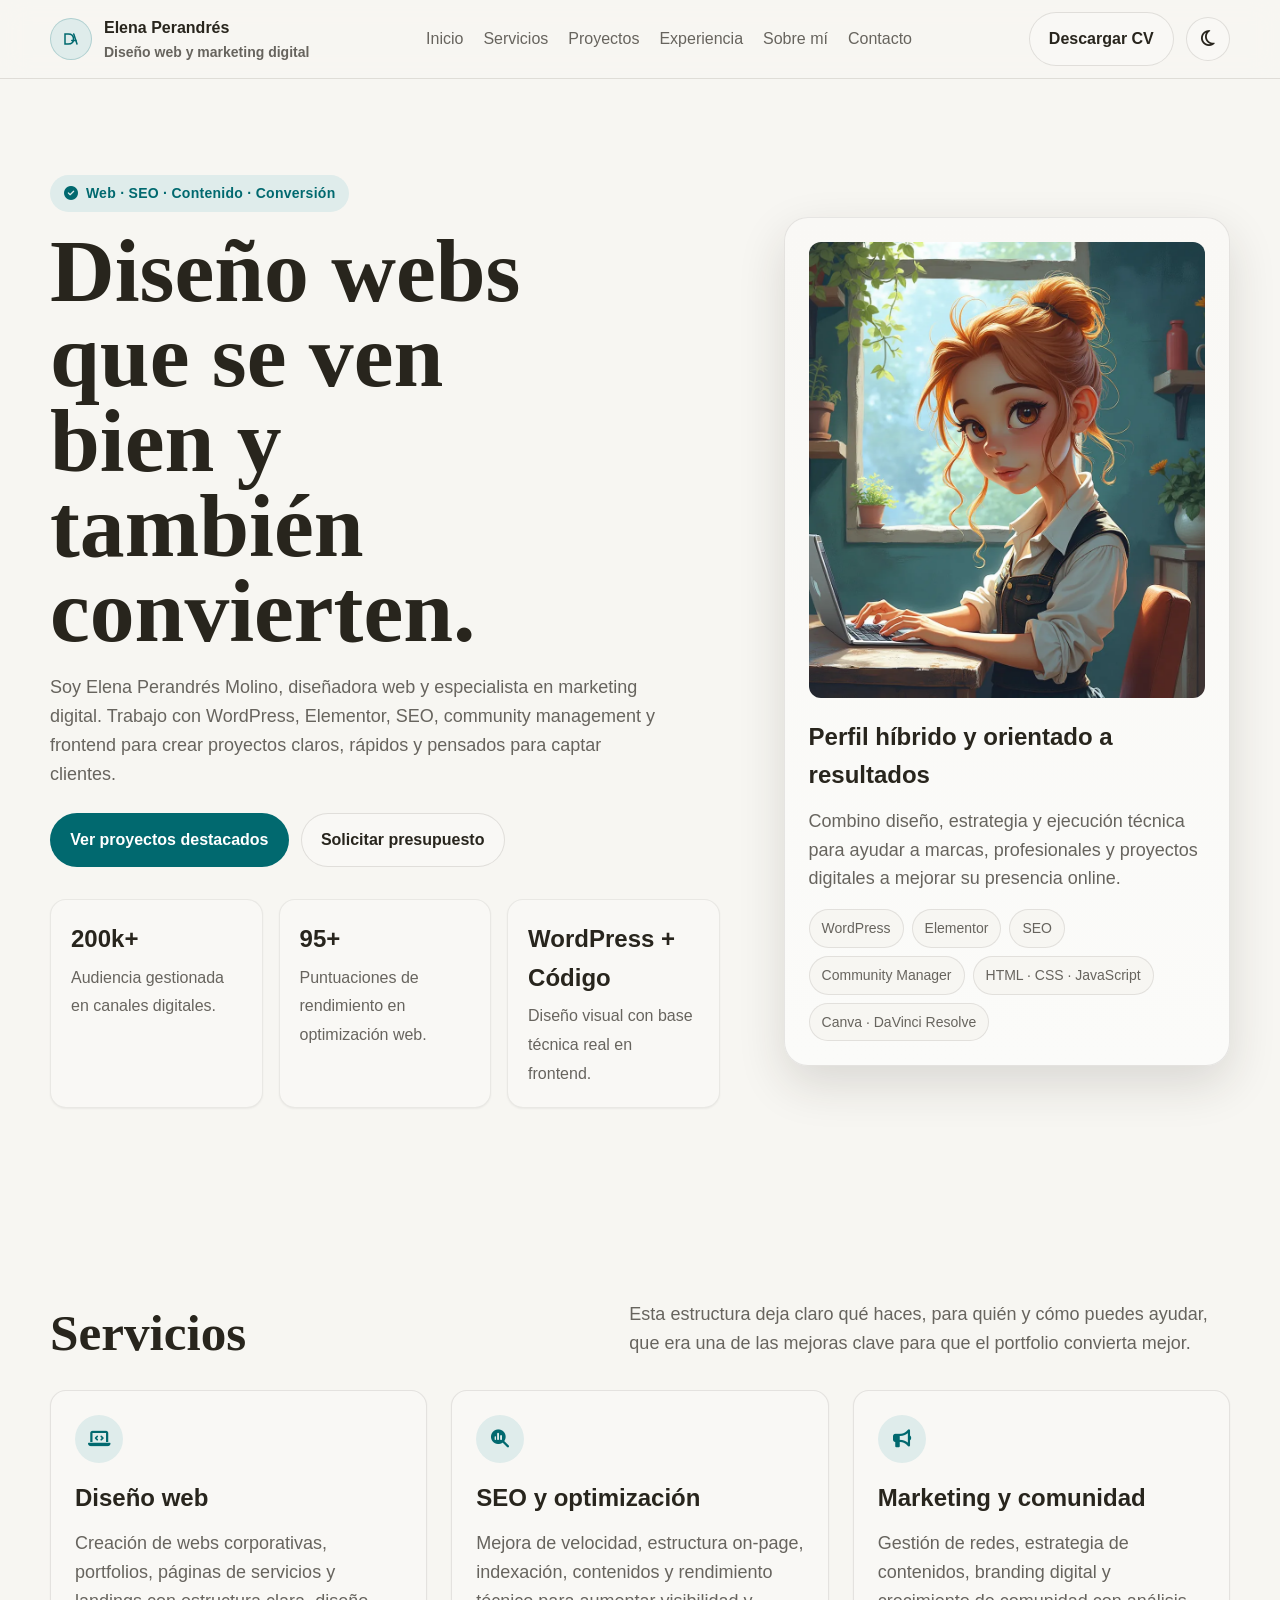
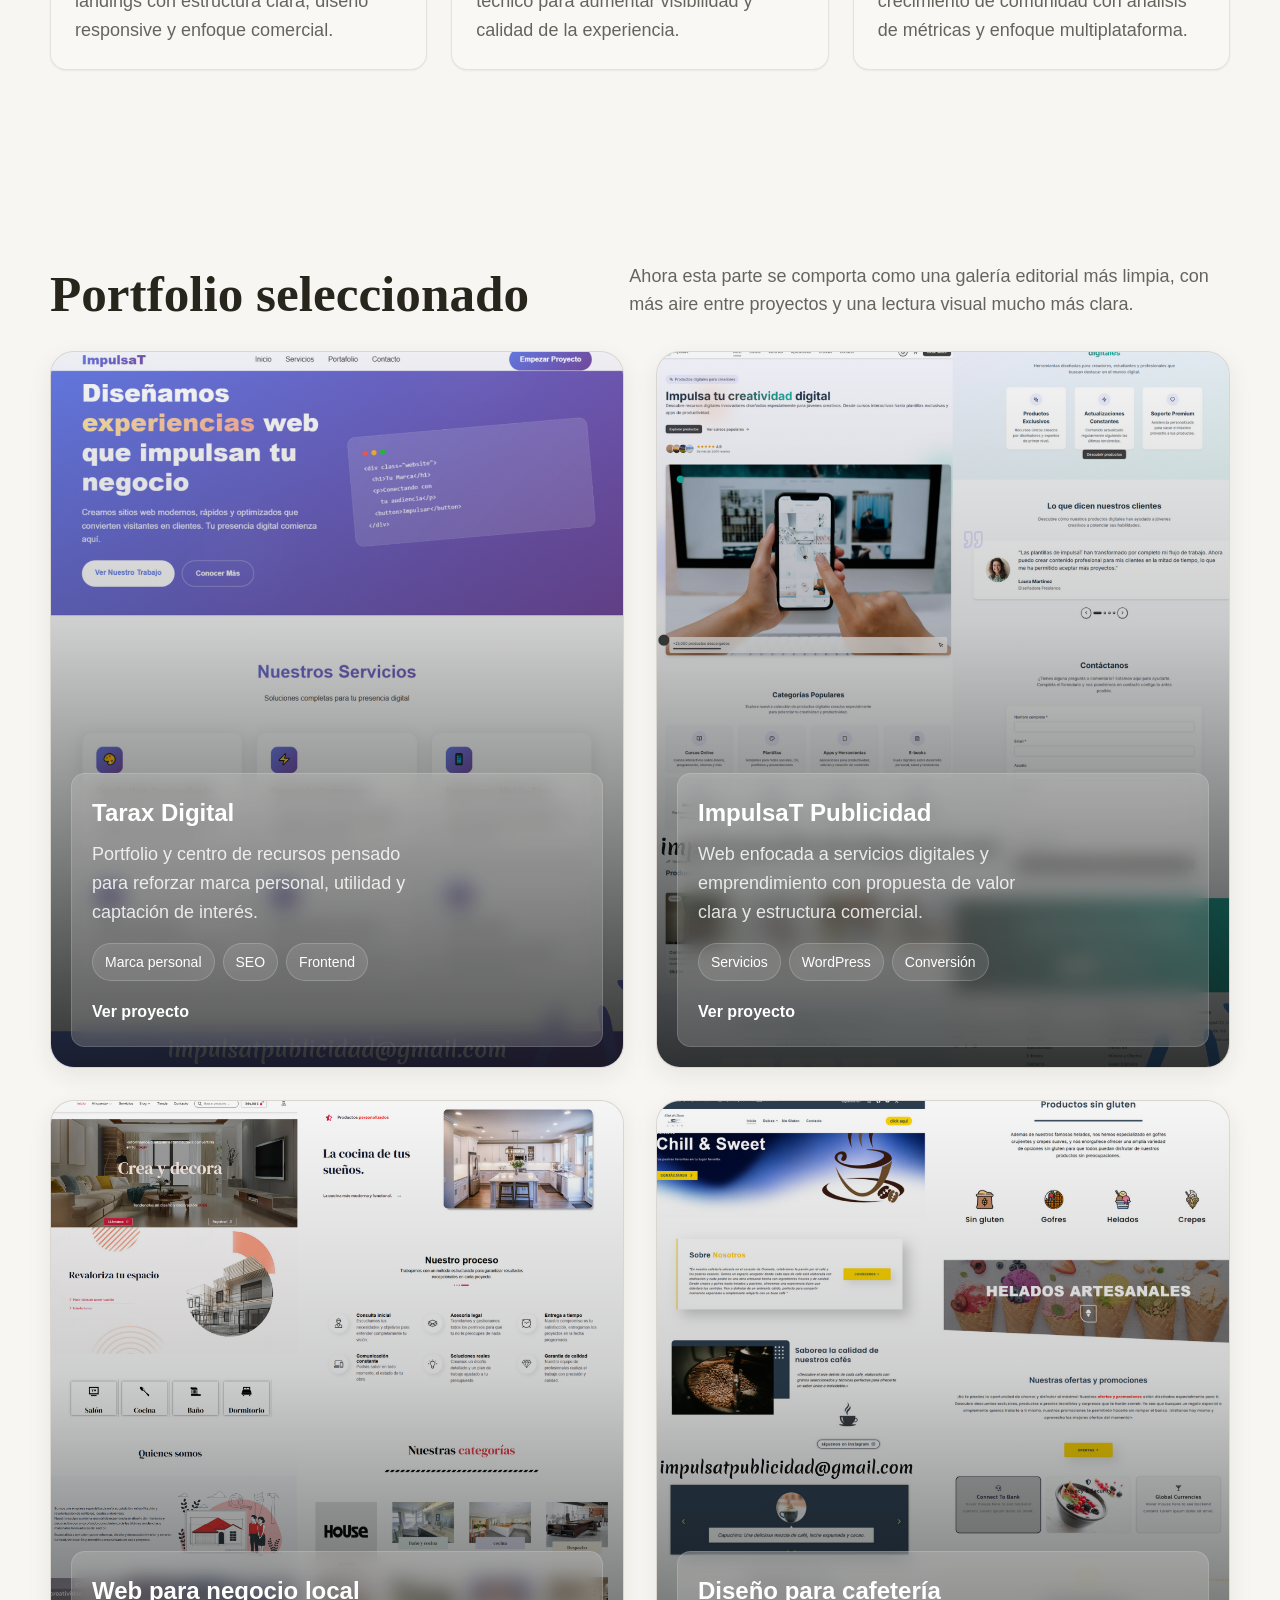
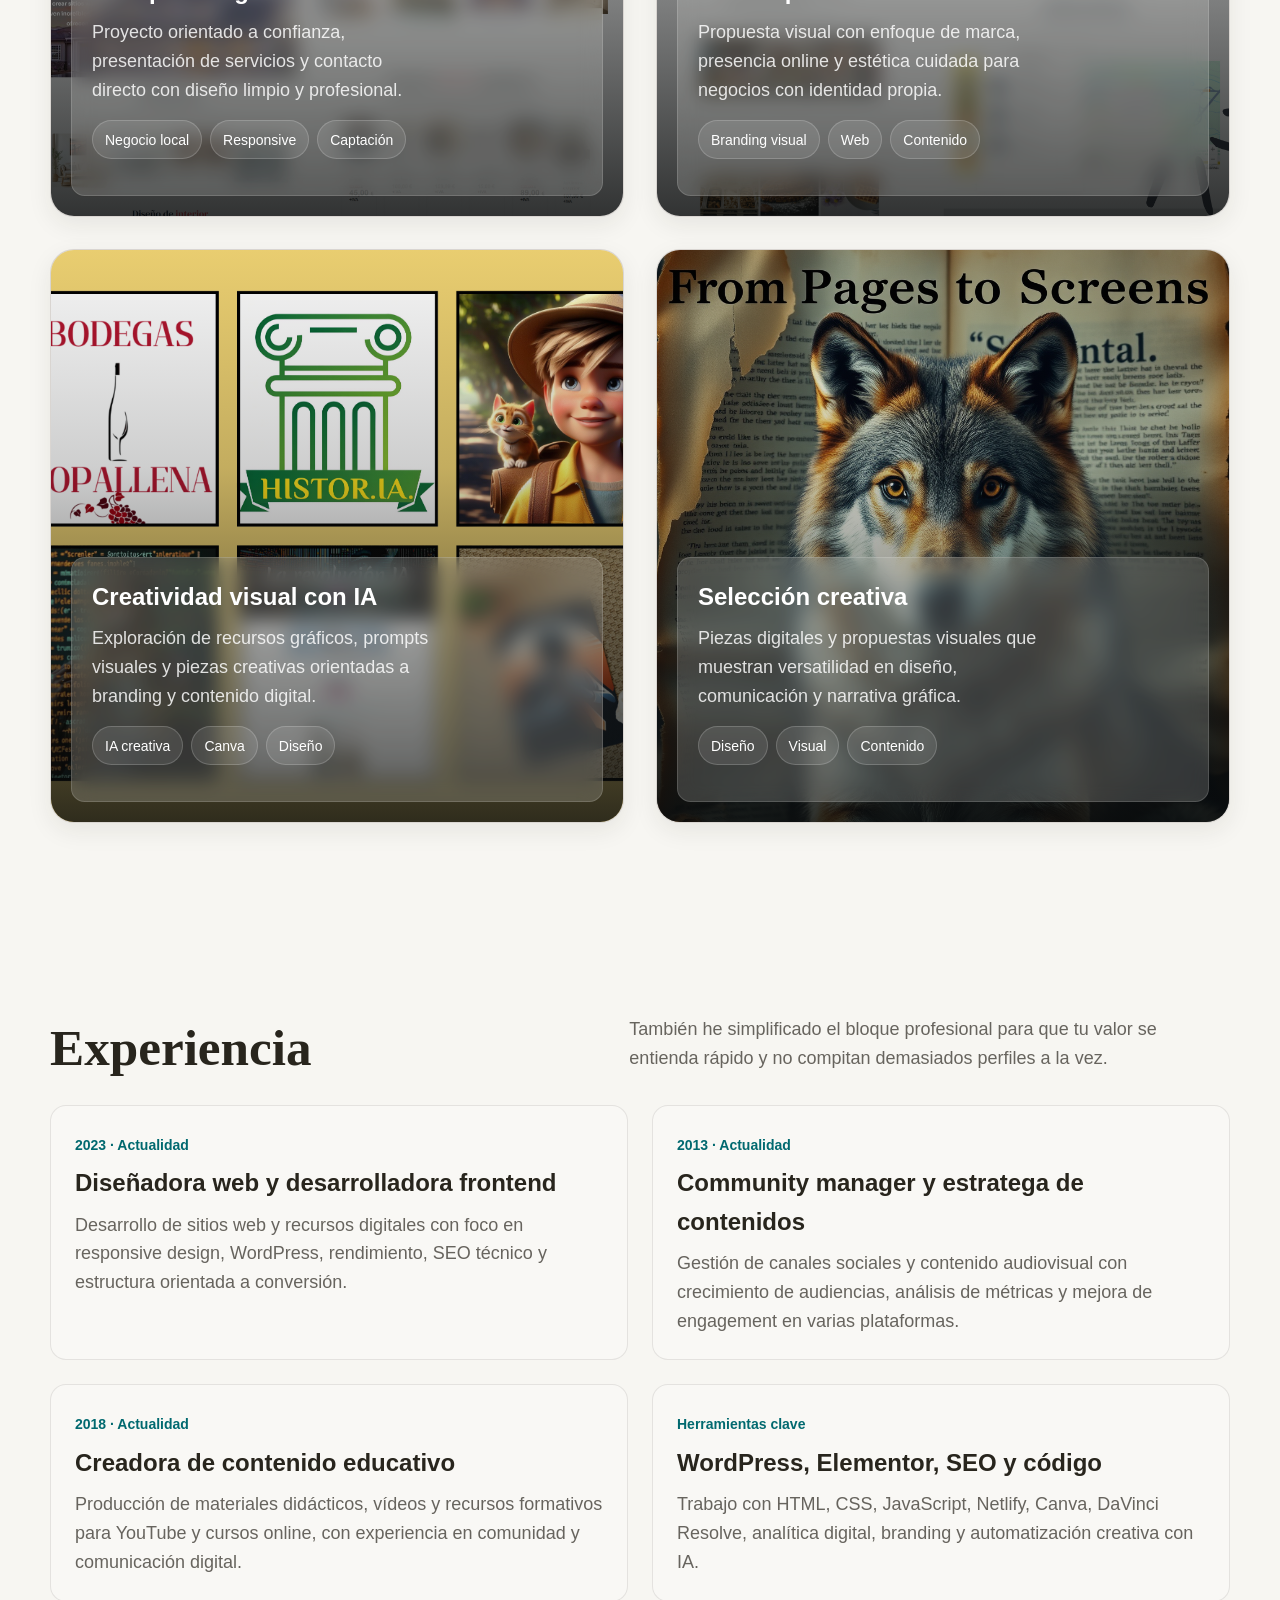
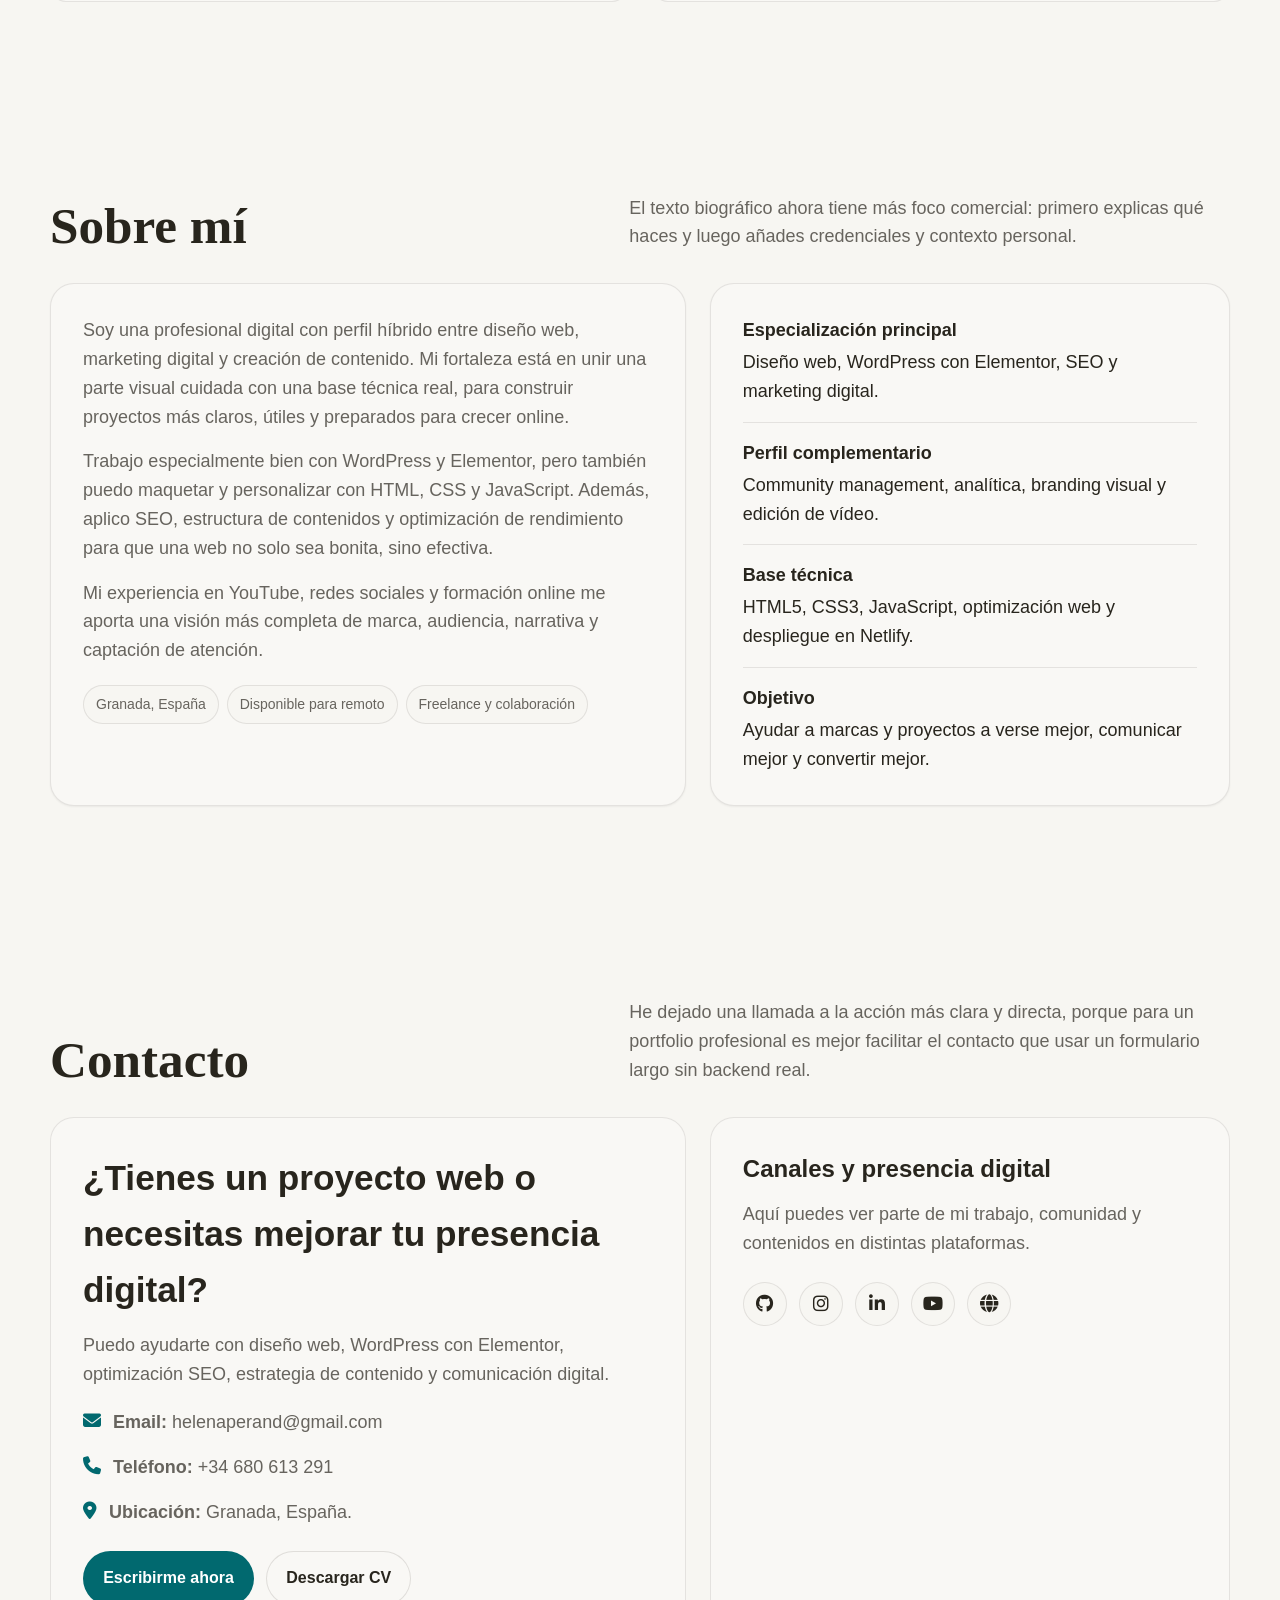
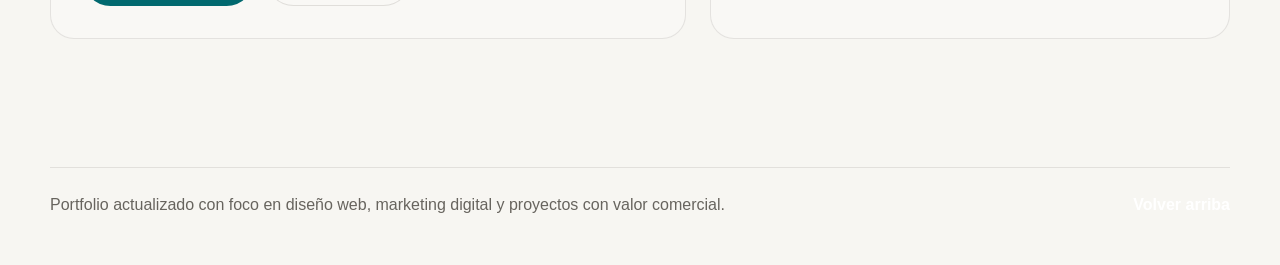
<file: GPT02.HTML>
<!DOCTYPE html>
<html lang="es" data-theme="light">
<head>
  <meta charset="UTF-8" />
  <meta name="viewport" content="width=device-width, initial-scale=1.0" />
  <meta name="description" content="Portfolio de Elena Perandrés Molino, diseñadora web y especialista en marketing digital con experiencia en WordPress, Elementor, SEO, community management y frontend." />
  <meta property="og:title" content="Elena Perandrés Molino | Diseño web y marketing digital" />
  <meta property="og:description" content="Portfolio profesional con proyectos, servicios y experiencia en diseño web, SEO, WordPress, community management y frontend." />
  <meta property="og:type" content="website" />
  <title>Elena Perandrés Molino | Portfolio</title>
  <link rel="preconnect" href="https://api.fontshare.com" />
  <link rel="stylesheet" href="https://api.fontshare.com/v2/css?f[]=satoshi@400,500,700,900&f[]=boska@400,500,700&display=swap" />
  <link rel="stylesheet" href="https://cdnjs.cloudflare.com/ajax/libs/font-awesome/6.6.0/css/all.min.css" crossorigin="anonymous" referrerpolicy="no-referrer" />
  <style>
    :root, [data-theme="light"] {
      --text-xs: clamp(0.75rem, 0.7rem + 0.25vw, 0.875rem);
      --text-sm: clamp(0.875rem, 0.8rem + 0.35vw, 1rem);
      --text-base: clamp(1rem, 0.95rem + 0.25vw, 1.125rem);
      --text-lg: clamp(1.125rem, 1rem + 0.75vw, 1.5rem);
      --text-xl: clamp(1.5rem, 1.2rem + 1.25vw, 2.25rem);
      --text-2xl: clamp(2rem, 1.2rem + 2.5vw, 3.5rem);
      --text-3xl: clamp(2.5rem, 1rem + 4vw, 5rem);
      --space-1: 0.25rem;
      --space-2: 0.5rem;
      --space-3: 0.75rem;
      --space-4: 1rem;
      --space-5: 1.25rem;
      --space-6: 1.5rem;
      --space-8: 2rem;
      --space-10: 2.5rem;
      --space-12: 3rem;
      --space-16: 4rem;
      --space-20: 5rem;
      --space-24: 6rem;
      --color-bg: #f7f6f2;
      --color-surface: #f9f8f5;
      --color-surface-2: #fbfbf9;
      --color-surface-offset: #edeae5;
      --color-border: #d4d1ca;
      --color-text: #28251d;
      --color-text-muted: #67645e;
      --color-text-faint: #8e8a83;
      --color-primary: #01696f;
      --color-primary-hover: #0c4e54;
      --color-primary-soft: #dfeceb;
      --color-success: #437a22;
      --radius-sm: 0.375rem;
      --radius-md: 0.75rem;
      --radius-lg: 1rem;
      --radius-xl: 1.5rem;
      --shadow-sm: 0 1px 2px rgba(40, 37, 29, 0.06);
      --shadow-md: 0 8px 24px rgba(40, 37, 29, 0.08);
      --shadow-lg: 0 18px 48px rgba(40, 37, 29, 0.14);
      --content: 1180px;
      --font-body: 'Satoshi', sans-serif;
      --font-display: 'Boska', serif;
    }

    [data-theme="dark"] {
      --color-bg: #171614;
      --color-surface: #1c1b19;
      --color-surface-2: #201f1d;
      --color-surface-offset: #2a2825;
      --color-border: #393836;
      --color-text: #ece8de;
      --color-text-muted: #b5afa4;
      --color-text-faint: #8f897f;
      --color-primary: #69aab0;
      --color-primary-hover: #8cc1c6;
      --color-primary-soft: #213437;
      --color-success: #79b757;
      --shadow-sm: 0 1px 2px rgba(0, 0, 0, 0.2);
      --shadow-md: 0 8px 24px rgba(0, 0, 0, 0.25);
      --shadow-lg: 0 18px 48px rgba(0, 0, 0, 0.35);
    }

    * , *::before, *::after { box-sizing: border-box; margin: 0; padding: 0; }
    html { scroll-behavior: smooth; }
    body {
      min-height: 100vh;
      font-family: var(--font-body);
      font-size: var(--text-base);
      line-height: 1.6;
      background: var(--color-bg);
      color: var(--color-text);
    }
    img { display: block; max-width: 100%; height: auto; }
    a { color: inherit; text-decoration: none; }
    button, input, textarea { font: inherit; }
    .skip-link {
      position: absolute; left: 50%; top: -100px; transform: translateX(-50%);
      background: var(--color-primary); color: white; padding: var(--space-3) var(--space-4);
      border-radius: var(--radius-sm); z-index: 1000;
    }
    .skip-link:focus { top: 12px; }
    .container { width: min(100% - 2rem, var(--content)); margin: 0 auto; }

    .header {
      position: sticky; top: 0; z-index: 40;
      backdrop-filter: blur(14px);
      background: color-mix(in srgb, var(--color-bg) 88%, transparent);
      border-bottom: 1px solid color-mix(in srgb, var(--color-text) 12%, transparent);
    }
    .header-inner {
      min-height: 78px; display: flex; align-items: center; justify-content: space-between; gap: var(--space-4);
    }
    .brand { display: flex; align-items: center; gap: var(--space-3); font-weight: 700; }
    .brand-mark {
      width: 42px; height: 42px; border-radius: 50%; background: var(--color-primary-soft);
      display: grid; place-items: center; color: var(--color-primary);
      border: 1px solid color-mix(in srgb, var(--color-primary) 22%, transparent);
      flex-shrink: 0;
    }
    .brand-text strong { display: block; font-size: var(--text-sm); }
    .brand-text span { display: block; font-size: var(--text-xs); color: var(--color-text-muted); }
    .nav { display: flex; gap: var(--space-5); flex-wrap: wrap; }
    .nav a { font-size: var(--text-sm); color: var(--color-text-muted); }
    .nav a:hover, .nav a:focus-visible { color: var(--color-text); }
    .header-actions { display: flex; align-items: center; gap: var(--space-3); }
    .theme-toggle, .menu-toggle {
      width: 44px; height: 44px; border-radius: 999px; border: 1px solid color-mix(in srgb, var(--color-text) 12%, transparent);
      background: var(--color-surface); color: var(--color-text); display: grid; place-items: center; cursor: pointer;
    }
    .menu-toggle { display: none; }
    .btn {
      display: inline-flex; align-items: center; justify-content: center; gap: var(--space-2);
      min-height: 46px; padding: 0.85rem 1.2rem; border-radius: 999px; font-size: var(--text-sm); font-weight: 700;
      border: 1px solid transparent; transition: 180ms ease;
    }
    .btn-primary { background: var(--color-primary); color: #fff; }
    .btn-primary:hover { background: var(--color-primary-hover); }
    .btn-secondary {
      background: var(--color-surface); color: var(--color-text);
      border-color: color-mix(in srgb, var(--color-text) 12%, transparent);
    }
    .btn-secondary:hover { background: var(--color-surface-offset); }

    main section { padding-block: clamp(var(--space-12), 8vw, var(--space-24)); }

    .hero {
      padding-top: clamp(var(--space-12), 10vw, var(--space-24));
      min-height: 88vh; display: flex; align-items: center;
    }
    .hero-grid {
      display: grid; grid-template-columns: 1.2fr 0.8fr; gap: clamp(var(--space-8), 5vw, var(--space-16)); align-items: center;
    }
    .eyebrow {
      display: inline-flex; align-items: center; gap: var(--space-2); margin-bottom: var(--space-4);
      padding: 0.45rem 0.85rem; border-radius: 999px; background: var(--color-primary-soft);
      color: var(--color-primary); font-size: var(--text-xs); font-weight: 700; letter-spacing: 0.02em;
    }
    .hero h1 {
      font-family: var(--font-display); font-size: clamp(2.9rem, 7vw, 5.8rem); line-height: 0.95; margin-bottom: var(--space-5);
      max-width: 11ch;
    }
    .hero .lead {
      color: var(--color-text-muted); max-width: 62ch; margin-bottom: var(--space-6);
    }
    .hero-cta { display: flex; flex-wrap: wrap; gap: var(--space-3); margin-bottom: var(--space-8); }
    .hero-metrics {
      display: grid; grid-template-columns: repeat(3, minmax(0, 1fr)); gap: var(--space-4);
    }
    .metric {
      background: var(--color-surface); padding: var(--space-5); border-radius: var(--radius-lg); box-shadow: var(--shadow-sm);
      border: 1px solid color-mix(in srgb, var(--color-text) 8%, transparent);
    }
    .metric strong { display: block; font-size: var(--text-lg); margin-bottom: var(--space-1); }
    .metric span { color: var(--color-text-muted); font-size: var(--text-sm); }
    .hero-card {
      background: linear-gradient(180deg, var(--color-surface), var(--color-surface-2));
      border-radius: var(--radius-xl); padding: var(--space-6); box-shadow: var(--shadow-lg);
      border: 1px solid color-mix(in srgb, var(--color-text) 10%, transparent);
    }
    .hero-photo {
      aspect-ratio: 4 / 4.6; width: 100%; object-fit: cover; border-radius: calc(var(--radius-xl) - var(--space-3)); margin-bottom: var(--space-5);
      background: var(--color-surface-offset);
    }
    .hero-card h2 { font-size: var(--text-lg); margin-bottom: var(--space-3); }
    .hero-card p { color: var(--color-text-muted); margin-bottom: var(--space-4); }
    .tag-list { display: flex; flex-wrap: wrap; gap: var(--space-2); }
    .tag {
      padding: 0.45rem 0.75rem; border-radius: 999px; background: var(--color-bg);
      border: 1px solid color-mix(in srgb, var(--color-text) 10%, transparent); font-size: var(--text-xs); color: var(--color-text-muted);
    }

    .section-head {
      display: flex; justify-content: space-between; align-items: end; gap: var(--space-6); margin-bottom: var(--space-8);
    }
    .section-head h2 { font-family: var(--font-display); font-size: var(--text-2xl); line-height: 1; }
    .section-head p { color: var(--color-text-muted); max-width: 60ch; }

    .about-grid, .services-grid, .projects-grid, .experience-grid {
      display: grid; gap: var(--space-6);
    }
    .about-grid { grid-template-columns: 1.1fr 0.9fr; }
    .panel {
      background: var(--color-surface); border-radius: var(--radius-xl); padding: clamp(var(--space-6), 4vw, var(--space-8));
      border: 1px solid color-mix(in srgb, var(--color-text) 10%, transparent); box-shadow: var(--shadow-sm);
    }
    .panel p + p { margin-top: var(--space-4); }
    .panel p { color: var(--color-text-muted); }
    .list-clean { list-style: none; display: grid; gap: var(--space-4); }
    .list-clean li {
      padding-bottom: var(--space-4); border-bottom: 1px solid color-mix(in srgb, var(--color-text) 10%, transparent);
    }
    .list-clean li:last-child { border-bottom: none; padding-bottom: 0; }
    .list-clean strong { display: block; margin-bottom: 0.2rem; }
    .chip-row { display: flex; flex-wrap: wrap; gap: var(--space-2); margin-top: var(--space-5); }

    .services-grid { grid-template-columns: repeat(3, minmax(0, 1fr)); }
    .service-card {
      background: var(--color-surface); padding: var(--space-6); border-radius: var(--radius-lg);
      border: 1px solid color-mix(in srgb, var(--color-text) 10%, transparent); box-shadow: var(--shadow-sm);
    }
    .service-card i {
      width: 48px; height: 48px; display: grid; place-items: center; border-radius: 50%; margin-bottom: var(--space-4);
      background: var(--color-primary-soft); color: var(--color-primary);
    }
    .service-card h3 { font-size: var(--text-lg); margin-bottom: var(--space-3); }
    .service-card p { color: var(--color-text-muted); }

    .projects-grid {
      grid-template-columns: repeat(2, minmax(0, 1fr));
      gap: clamp(var(--space-6), 3vw, var(--space-8));
    }
    .project-card {
      position: relative;
      min-height: 420px;
      overflow: hidden;
      border-radius: var(--radius-xl);
      border: 1px solid color-mix(in srgb, var(--color-text) 10%, transparent);
      box-shadow: var(--shadow-md);
      isolation: isolate;
      background: var(--color-surface-offset);
    }
    .project-card img {
      width: 100%;
      height: 100%;
      min-height: 420px;
      object-fit: cover;
      background: var(--color-surface-offset);
      transform: scale(1.01);
      transition: transform 320ms ease;
    }
    .project-card::after {
      content: '';
      position: absolute;
      inset: 0;
      background: linear-gradient(180deg, rgba(10, 12, 12, 0.04) 0%, rgba(10, 12, 12, 0.2) 38%, rgba(10, 12, 12, 0.84) 100%);
      z-index: 1;
    }
    .project-body {
      position: absolute;
      inset: auto var(--space-5) var(--space-5) var(--space-5);
      z-index: 2;
      padding: var(--space-5);
      border-radius: calc(var(--radius-lg) - 0.15rem);
      background: color-mix(in srgb, var(--color-surface) 18%, transparent);
      backdrop-filter: blur(10px);
      border: 1px solid rgba(255,255,255,0.14);
    }
    .project-body h3 { font-size: var(--text-lg); margin-bottom: var(--space-2); color: #fff; }
    .project-body p { color: rgba(255,255,255,0.84); margin-bottom: var(--space-4); max-width: 34ch; }
    .project-meta {
      display: flex; flex-wrap: wrap; gap: var(--space-2); margin-bottom: var(--space-4);
    }
    .project-meta .tag {
      background: rgba(255,255,255,0.1);
      color: #fff;
      border-color: rgba(255,255,255,0.18);
    }
    .project-link { color: #fff; font-weight: 700; font-size: var(--text-sm); }
    .project-link:hover { color: #d8f2ef; }
    .project-card:hover img { transform: scale(1.06); }

    .experience-grid { grid-template-columns: repeat(2, minmax(0, 1fr)); }
    .experience-card {
      background: var(--color-surface); padding: var(--space-6); border-radius: var(--radius-lg);
      border: 1px solid color-mix(in srgb, var(--color-text) 10%, transparent);
    }
    .experience-card .date { color: var(--color-primary); font-size: var(--text-xs); font-weight: 700; display: inline-block; margin-bottom: var(--space-2); }
    .experience-card h3 { margin-bottom: var(--space-2); font-size: var(--text-lg); }
    .experience-card p { color: var(--color-text-muted); }

    .contact-wrap {
      display: grid; grid-template-columns: 1.1fr 0.9fr; gap: var(--space-6);
    }
    .contact-block {
      background: var(--color-surface); padding: clamp(var(--space-6), 4vw, var(--space-8));
      border-radius: var(--radius-xl); border: 1px solid color-mix(in srgb, var(--color-text) 10%, transparent);
    }
    .contact-points { list-style: none; display: grid; gap: var(--space-4); margin-top: var(--space-5); }
    .contact-points li { display: flex; gap: var(--space-3); align-items: start; color: var(--color-text-muted); }
    .contact-points i { color: var(--color-primary); margin-top: 0.25rem; }
    .contact-actions { display: flex; flex-wrap: wrap; gap: var(--space-3); margin-top: var(--space-6); }
    .socials { display: flex; flex-wrap: wrap; gap: var(--space-3); margin-top: var(--space-6); }
    .socials a {
      width: 44px; height: 44px; border-radius: 50%; display: grid; place-items: center;
      background: var(--color-bg); border: 1px solid color-mix(in srgb, var(--color-text) 10%, transparent);
    }

    footer {
      padding: var(--space-8) 0 var(--space-12); color: var(--color-text-muted); font-size: var(--text-sm);
    }
    .footer-inner {
      display: flex; justify-content: space-between; gap: var(--space-4); align-items: center; flex-wrap: wrap;
      border-top: 1px solid color-mix(in srgb, var(--color-text) 10%, transparent); padding-top: var(--space-6);
    }

    @media (max-width: 980px) {
      .hero-grid,
      .about-grid,
      .contact-wrap,
      .services-grid,
      .projects-grid,
      .experience-grid { grid-template-columns: 1fr; }
      .hero { min-height: auto; }
      .hero-metrics { grid-template-columns: 1fr; }
      .section-head { align-items: start; flex-direction: column; }
      .nav {
        position: absolute; left: 0; right: 0; top: 78px; display: none; flex-direction: column; padding: var(--space-5) 1rem;
        background: var(--color-surface); border-bottom: 1px solid color-mix(in srgb, var(--color-text) 10%, transparent);
      }
      .nav.open { display: flex; }
      .menu-toggle { display: grid; }
      .header-actions .btn-secondary { display: none; }
    }

    @media (max-width: 640px) {
      .hero h1 { max-width: 100%; }
      .header-inner { min-height: 72px; }
      .brand-text span { display: none; }
      .hero-card, .panel, .contact-block, .project-body, .service-card, .experience-card { padding: var(--space-5); }
      .hero-cta, .contact-actions { flex-direction: column; }
      .btn { width: 100%; }
    }

    @media (prefers-reduced-motion: reduce) {
      html { scroll-behavior: auto; }
      * { transition: none !important; }
    }
  </style>
</head>
<body>
  <a class="skip-link" href="#contenido">Saltar al contenido</a>

  <header class="header">
    <div class="container header-inner">
      <a class="brand" href="#inicio" aria-label="Ir al inicio">
        <span class="brand-mark" aria-hidden="true">
          <svg viewBox="0 0 48 48" width="24" height="24" fill="none" xmlns="http://www.w3.org/2000/svg">
            <path d="M12 34V14H18.5C24.8 14 29 17.6 29 24C29 30.4 24.8 34 18.5 34H12Z" stroke="currentColor" stroke-width="3"/>
            <path d="M29.5 14L36 34" stroke="currentColor" stroke-width="3" stroke-linecap="round"/>
            <path d="M25.5 27H34" stroke="currentColor" stroke-width="3" stroke-linecap="round"/>
          </svg>
        </span>
        <span class="brand-text">
          <strong>Elena Perandrés</strong>
          <span>Diseño web y marketing digital</span>
        </span>
      </a>

      <nav class="nav" id="nav">
        <a href="#inicio">Inicio</a>
        <a href="#servicios">Servicios</a>
        <a href="#proyectos">Proyectos</a>
        <a href="#experiencia">Experiencia</a>
        <a href="#sobre-mi">Sobre mí</a>
        <a href="#contacto">Contacto</a>
      </nav>

      <div class="header-actions">
        <a class="btn btn-secondary" href="cv-Linkedin.pdf" target="_blank" rel="noopener noreferrer">Descargar CV</a>
        <button class="theme-toggle" type="button" data-theme-toggle aria-label="Cambiar tema">
          <i class="fa-regular fa-moon"></i>
        </button>
        <button class="menu-toggle" type="button" aria-label="Abrir menú" aria-expanded="false" aria-controls="nav">
          <i class="fa-solid fa-bars"></i>
        </button>
      </div>
    </div>
  </header>

  <main id="contenido">
    <section class="hero" id="inicio">
      <div class="container hero-grid">
        <div>
          <span class="eyebrow"><i class="fa-solid fa-circle-check"></i> Web · SEO · Contenido · Conversión</span>
          <h1>Diseño webs que se ven bien y también convierten.</h1>
          <p class="lead">Soy Elena Perandrés Molino, diseñadora web y especialista en marketing digital. Trabajo con WordPress, Elementor, SEO, community management y frontend para crear proyectos claros, rápidos y pensados para captar clientes.</p>
          <div class="hero-cta">
            <a class="btn btn-primary" href="#proyectos">Ver proyectos destacados</a>
            <a class="btn btn-secondary" href="#contacto">Solicitar presupuesto</a>
          </div>
          <div class="hero-metrics">
            <article class="metric">
              <strong>200k+</strong>
              <span>Audiencia gestionada en canales digitales.</span>
            </article>
            <article class="metric">
              <strong>95+</strong>
              <span>Puntuaciones de rendimiento en optimización web.</span>
            </article>
            <article class="metric">
              <strong>WordPress + Código</strong>
              <span>Diseño visual con base técnica real en frontend.</span>
            </article>
          </div>
        </div>

        <aside class="hero-card" aria-label="Resumen profesional">
          <img class="hero-photo" src="img/yo.jpg" alt="Retrato de Elena Perandrés Molino" width="900" height="1035" loading="eager" />
          <h2>Perfil híbrido y orientado a resultados</h2>
          <p>Combino diseño, estrategia y ejecución técnica para ayudar a marcas, profesionales y proyectos digitales a mejorar su presencia online.</p>
          <div class="tag-list">
            <span class="tag">WordPress</span>
            <span class="tag">Elementor</span>
            <span class="tag">SEO</span>
            <span class="tag">Community Manager</span>
            <span class="tag">HTML · CSS · JavaScript</span>
            <span class="tag">Canva · DaVinci Resolve</span>
          </div>
        </aside>
      </div>
    </section>

    <section id="servicios">
      <div class="container">
        <div class="section-head">
          <div>
            <h2>Servicios</h2>
          </div>
          <p>Esta estructura deja claro qué haces, para quién y cómo puedes ayudar, que era una de las mejoras clave para que el portfolio convierta mejor.</p>
        </div>
        <div class="services-grid">
          <article class="service-card">
            <i class="fa-solid fa-laptop-code" aria-hidden="true"></i>
            <h3>Diseño web</h3>
            <p>Creación de webs corporativas, portfolios, páginas de servicios y landings con estructura clara, diseño responsive y enfoque comercial.</p>
          </article>
          <article class="service-card">
            <i class="fa-solid fa-magnifying-glass-chart" aria-hidden="true"></i>
            <h3>SEO y optimización</h3>
            <p>Mejora de velocidad, estructura on-page, indexación, contenidos y rendimiento técnico para aumentar visibilidad y calidad de la experiencia.</p>
          </article>
          <article class="service-card">
            <i class="fa-solid fa-bullhorn" aria-hidden="true"></i>
            <h3>Marketing y comunidad</h3>
            <p>Gestión de redes, estrategia de contenidos, branding digital y crecimiento de comunidad con análisis de métricas y enfoque multiplataforma.</p>
          </article>
        </div>
      </div>
    </section>

    <section id="proyectos">
      <div class="container">
        <div class="section-head">
          <div>
            <h2>Portfolio seleccionado</h2>
          </div>
          <p>Ahora esta parte se comporta como una galería editorial más limpia, con más aire entre proyectos y una lectura visual mucho más clara.</p>
        </div>
        <div class="projects-grid">
          <article class="project-card">
            <img src="img/diseño-web.png" alt="Vista previa de Tarax Digital, portfolio y hub de recursos digitales" width="1200" height="750" loading="lazy" />
            <div class="project-body">
              <h3>Tarax Digital</h3>
              <p>Portfolio y centro de recursos pensado para reforzar marca personal, utilidad y captación de interés.</p>
              <div class="project-meta">
                <span class="tag">Marca personal</span>
                <span class="tag">SEO</span>
                <span class="tag">Frontend</span>
              </div>
              <a class="project-link" href="https://taraxdigital.netlify.app/" target="_blank" rel="noopener noreferrer">Ver proyecto</a>
            </div>
          </article>

          <article class="project-card">
            <img src="img/agencia-publicidad.png" alt="Vista previa de ImpulsaT Publicidad, web de servicios digitales" width="1200" height="750" loading="lazy" />
            <div class="project-body">
              <h3>ImpulsaT Publicidad</h3>
              <p>Web enfocada a servicios digitales y emprendimiento con propuesta de valor clara y estructura comercial.</p>
              <div class="project-meta">
                <span class="tag">Servicios</span>
                <span class="tag">WordPress</span>
                <span class="tag">Conversión</span>
              </div>
              <a class="project-link" href="https://impulsatpublicidad.netlify.app/" target="_blank" rel="noopener noreferrer">Ver proyecto</a>
            </div>
          </article>

          <article class="project-card">
            <img src="img/creaydecora.png" alt="Vista previa de una web para empresa local del sector construcción o decoración" width="1200" height="750" loading="lazy" />
            <div class="project-body">
              <h3>Web para negocio local</h3>
              <p>Proyecto orientado a confianza, presentación de servicios y contacto directo con diseño limpio y profesional.</p>
              <div class="project-meta">
                <span class="tag">Negocio local</span>
                <span class="tag">Responsive</span>
                <span class="tag">Captación</span>
              </div>
            </div>
          </article>

          <article class="project-card">
            <img src="img/cafetería.png" alt="Vista previa de una propuesta visual para cafetería o marca gastronómica" width="1200" height="750" loading="lazy" />
            <div class="project-body">
              <h3>Diseño para cafetería</h3>
              <p>Propuesta visual con enfoque de marca, presencia online y estética cuidada para negocios con identidad propia.</p>
              <div class="project-meta">
                <span class="tag">Branding visual</span>
                <span class="tag">Web</span>
                <span class="tag">Contenido</span>
              </div>
            </div>
          </article>

          <article class="project-card">
            <img src="img/grid.png" alt="Composición visual de recursos creativos y trabajos generados con IA" width="1200" height="750" loading="lazy" />
            <div class="project-body">
              <h3>Creatividad visual con IA</h3>
              <p>Exploración de recursos gráficos, prompts visuales y piezas creativas orientadas a branding y contenido digital.</p>
              <div class="project-meta">
                <span class="tag">IA creativa</span>
                <span class="tag">Canva</span>
                <span class="tag">Diseño</span>
              </div>
            </div>
          </article>

          <article class="project-card">
            <img src="img/2.png" alt="Muestra de trabajos creativos y piezas visuales digitales" width="1200" height="750" loading="lazy" />
            <div class="project-body">
              <h3>Selección creativa</h3>
              <p>Piezas digitales y propuestas visuales que muestran versatilidad en diseño, comunicación y narrativa gráfica.</p>
              <div class="project-meta">
                <span class="tag">Diseño</span>
                <span class="tag">Visual</span>
                <span class="tag">Contenido</span>
              </div>
            </div>
          </article>
        </div>
      </div>
    </section>

    <section id="experiencia">
      <div class="container">
        <div class="section-head">
          <div>
            <h2>Experiencia</h2>
          </div>
          <p>También he simplificado el bloque profesional para que tu valor se entienda rápido y no compitan demasiados perfiles a la vez.</p>
        </div>
        <div class="experience-grid">
          <article class="experience-card">
            <span class="date">2023 · Actualidad</span>
            <h3>Diseñadora web y desarrolladora frontend</h3>
            <p>Desarrollo de sitios web y recursos digitales con foco en responsive design, WordPress, rendimiento, SEO técnico y estructura orientada a conversión.</p>
          </article>
          <article class="experience-card">
            <span class="date">2013 · Actualidad</span>
            <h3>Community manager y estratega de contenidos</h3>
            <p>Gestión de canales sociales y contenido audiovisual con crecimiento de audiencias, análisis de métricas y mejora de engagement en varias plataformas.</p>
          </article>
          <article class="experience-card">
            <span class="date">2018 · Actualidad</span>
            <h3>Creadora de contenido educativo</h3>
            <p>Producción de materiales didácticos, vídeos y recursos formativos para YouTube y cursos online, con experiencia en comunidad y comunicación digital.</p>
          </article>
          <article class="experience-card">
            <span class="date">Herramientas clave</span>
            <h3>WordPress, Elementor, SEO y código</h3>
            <p>Trabajo con HTML, CSS, JavaScript, Netlify, Canva, DaVinci Resolve, analítica digital, branding y automatización creativa con IA.</p>
          </article>
        </div>
      </div>
    </section>

    <section id="sobre-mi">
      <div class="container">
        <div class="section-head">
          <div>
            <h2>Sobre mí</h2>
          </div>
          <p>El texto biográfico ahora tiene más foco comercial: primero explicas qué haces y luego añades credenciales y contexto personal.</p>
        </div>
        <div class="about-grid">
          <article class="panel">
            <p>Soy una profesional digital con perfil híbrido entre diseño web, marketing digital y creación de contenido. Mi fortaleza está en unir una parte visual cuidada con una base técnica real, para construir proyectos más claros, útiles y preparados para crecer online.</p>
            <p>Trabajo especialmente bien con WordPress y Elementor, pero también puedo maquetar y personalizar con HTML, CSS y JavaScript. Además, aplico SEO, estructura de contenidos y optimización de rendimiento para que una web no solo sea bonita, sino efectiva.</p>
            <p>Mi experiencia en YouTube, redes sociales y formación online me aporta una visión más completa de marca, audiencia, narrativa y captación de atención.</p>
            <div class="chip-row">
              <span class="tag">Granada, España</span>
              <span class="tag">Disponible para remoto</span>
              <span class="tag">Freelance y colaboración</span>
            </div>
          </article>
          <aside class="panel">
            <ul class="list-clean">
              <li>
                <strong>Especialización principal</strong>
                Diseño web, WordPress con Elementor, SEO y marketing digital.
              </li>
              <li>
                <strong>Perfil complementario</strong>
                Community management, analítica, branding visual y edición de vídeo.
              </li>
              <li>
                <strong>Base técnica</strong>
                HTML5, CSS3, JavaScript, optimización web y despliegue en Netlify.
              </li>
              <li>
                <strong>Objetivo</strong>
                Ayudar a marcas y proyectos a verse mejor, comunicar mejor y convertir mejor.
              </li>
            </ul>
          </aside>
        </div>
      </div>
    </section>

    <section id="contacto">
      <div class="container">
        <div class="section-head">
          <div>
            <h2>Contacto</h2>
          </div>
          <p>He dejado una llamada a la acción más clara y directa, porque para un portfolio profesional es mejor facilitar el contacto que usar un formulario largo sin backend real.</p>
        </div>
        <div class="contact-wrap">
          <article class="contact-block">
            <h3 style="font-size: var(--text-xl); margin-bottom: var(--space-3);">¿Tienes un proyecto web o necesitas mejorar tu presencia digital?</h3>
            <p style="color: var(--color-text-muted);">Puedo ayudarte con diseño web, WordPress con Elementor, optimización SEO, estrategia de contenido y comunicación digital.</p>
            <ul class="contact-points">
              <li><i class="fa-solid fa-envelope"></i><span><strong>Email:</strong> <a href="mailto:helenaperand@gmail.com">helenaperand@gmail.com</a></span></li>
              <li><i class="fa-solid fa-phone"></i><span><strong>Teléfono:</strong> <a href="tel:+34680613291">+34 680 613 291</a></span></li>
              <li><i class="fa-solid fa-location-dot"></i><span><strong>Ubicación:</strong> Granada, España.</span></li>
            </ul>
            <div class="contact-actions">
              <a class="btn btn-primary" href="mailto:helenaperand@gmail.com?subject=Proyecto%20web%20o%20marketing">Escribirme ahora</a>
              <a class="btn btn-secondary" href="cv-Linkedin.pdf" target="_blank" rel="noopener noreferrer">Descargar CV</a>
            </div>
          </article>

          <aside class="contact-block">
            <h3 style="font-size: var(--text-lg); margin-bottom: var(--space-3);">Canales y presencia digital</h3>
            <p style="color: var(--color-text-muted);">Aquí puedes ver parte de mi trabajo, comunidad y contenidos en distintas plataformas.</p>
            <div class="socials">
              <a href="https://github.com/taraxdigital" target="_blank" rel="noopener noreferrer" aria-label="GitHub"><i class="fa-brands fa-github"></i></a>
              <a href="https://www.instagram.com/taraxdigital/" target="_blank" rel="noopener noreferrer" aria-label="Instagram"><i class="fa-brands fa-instagram"></i></a>
              <a href="https://www.linkedin.com/in/elena-perandres-molino/" target="_blank" rel="noopener noreferrer" aria-label="LinkedIn"><i class="fa-brands fa-linkedin-in"></i></a>
              <a href="https://www.youtube.com/@spinning-music_bySatarax" target="_blank" rel="noopener noreferrer" aria-label="YouTube"><i class="fa-brands fa-youtube"></i></a>
              <a href="https://taraxdigital.netlify.app/" target="_blank" rel="noopener noreferrer" aria-label="Tarax Digital"><i class="fa-solid fa-globe"></i></a>
            </div>
          </aside>
        </div>
      </div>
    </section>
  </main>

  <footer>
    <div class="container footer-inner">
      <p>Portfolio actualizado con foco en diseño web, marketing digital y proyectos con valor comercial.</p>
      <a href="#inicio" class="project-link">Volver arriba</a>
    </div>
  </footer>

  <script>
    (function () {
      const root = document.documentElement;
      const toggle = document.querySelector('[data-theme-toggle]');
      const menuButton = document.querySelector('.menu-toggle');
      const nav = document.getElementById('nav');
      const prefersDark = window.matchMedia('(prefers-color-scheme: dark)').matches;
      let currentTheme = prefersDark ? 'dark' : 'light';
      root.setAttribute('data-theme', currentTheme);

      const paintThemeIcon = () => {
        toggle.innerHTML = currentTheme === 'dark'
          ? '<i class="fa-regular fa-sun"></i>'
          : '<i class="fa-regular fa-moon"></i>';
      };

      paintThemeIcon();

      toggle.addEventListener('click', () => {
        currentTheme = currentTheme === 'dark' ? 'light' : 'dark';
        root.setAttribute('data-theme', currentTheme);
        paintThemeIcon();
      });

      menuButton.addEventListener('click', () => {
        const isOpen = nav.classList.toggle('open');
        menuButton.setAttribute('aria-expanded', String(isOpen));
      });

      nav.querySelectorAll('a').forEach(link => {
        link.addEventListener('click', () => {
          nav.classList.remove('open');
          menuButton.setAttribute('aria-expanded', 'false');
        });
      });
    })();
  </script>
</body>
</html>
</file>
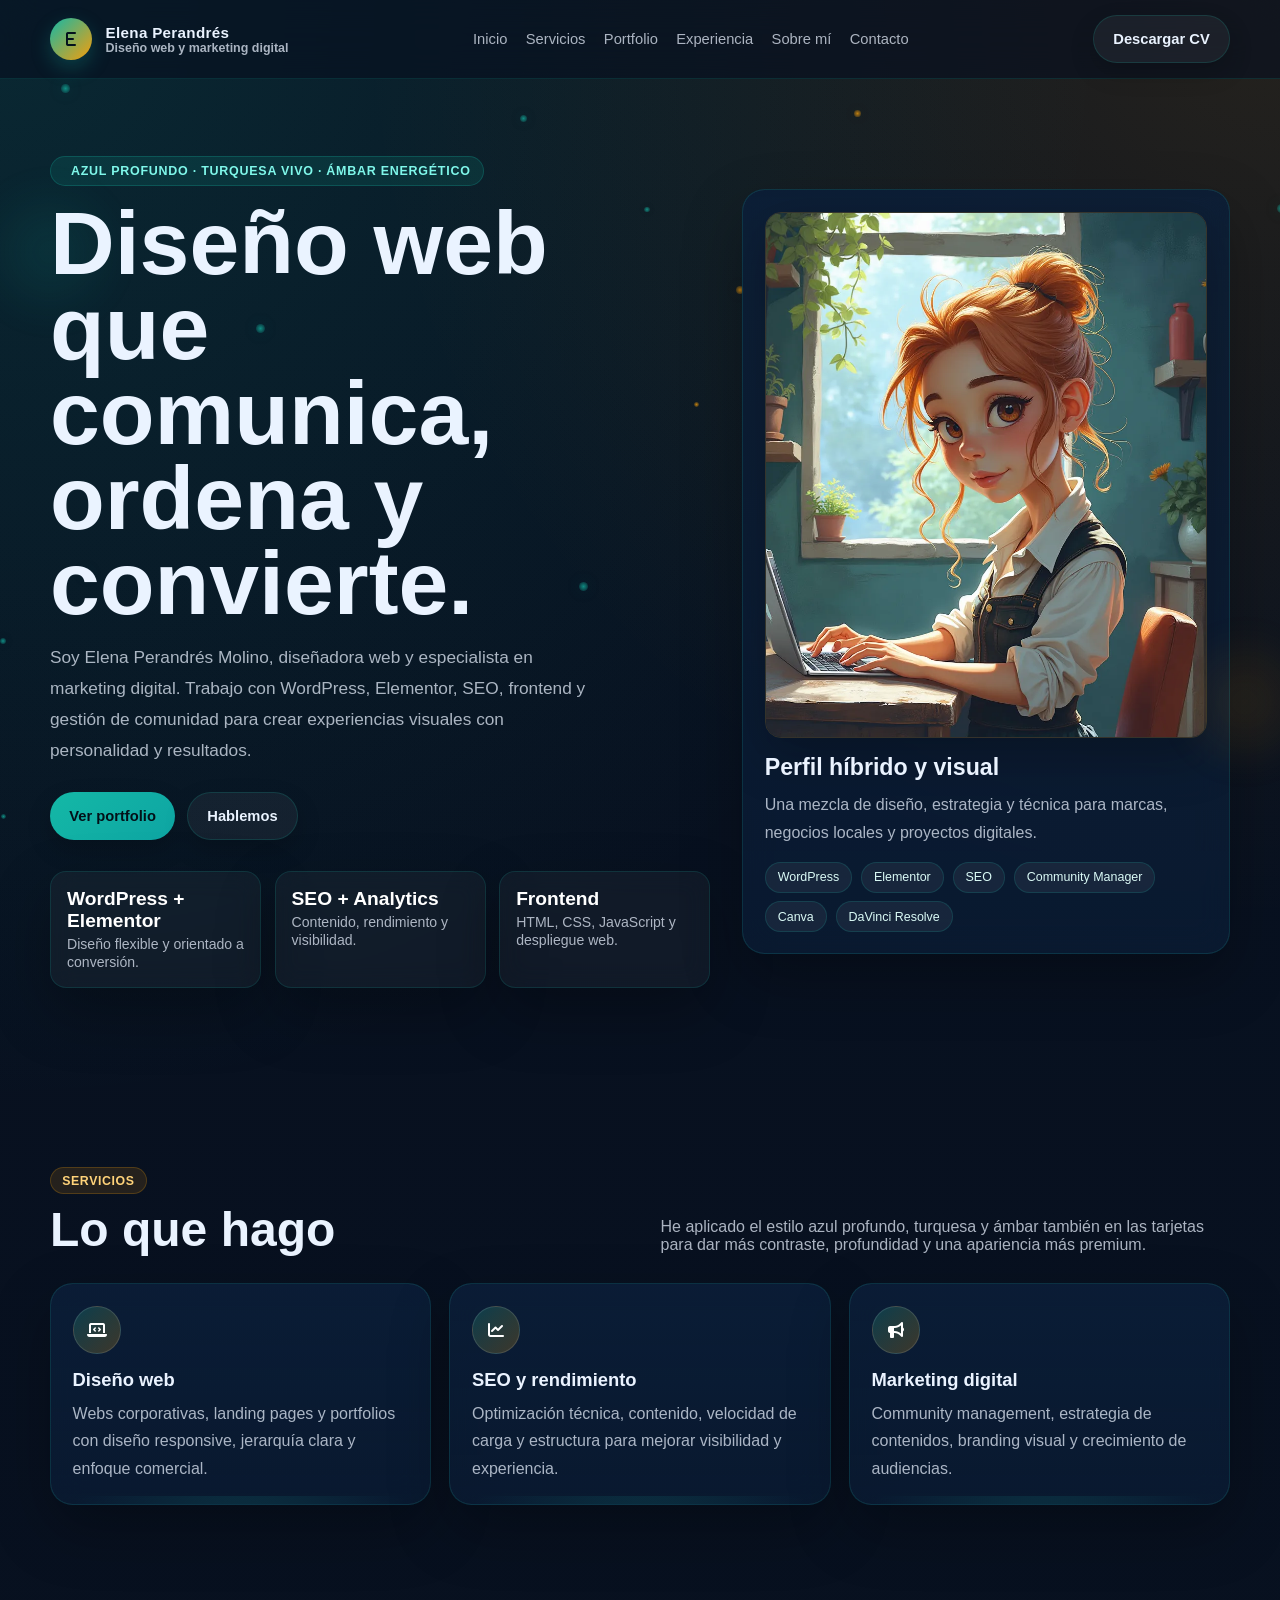
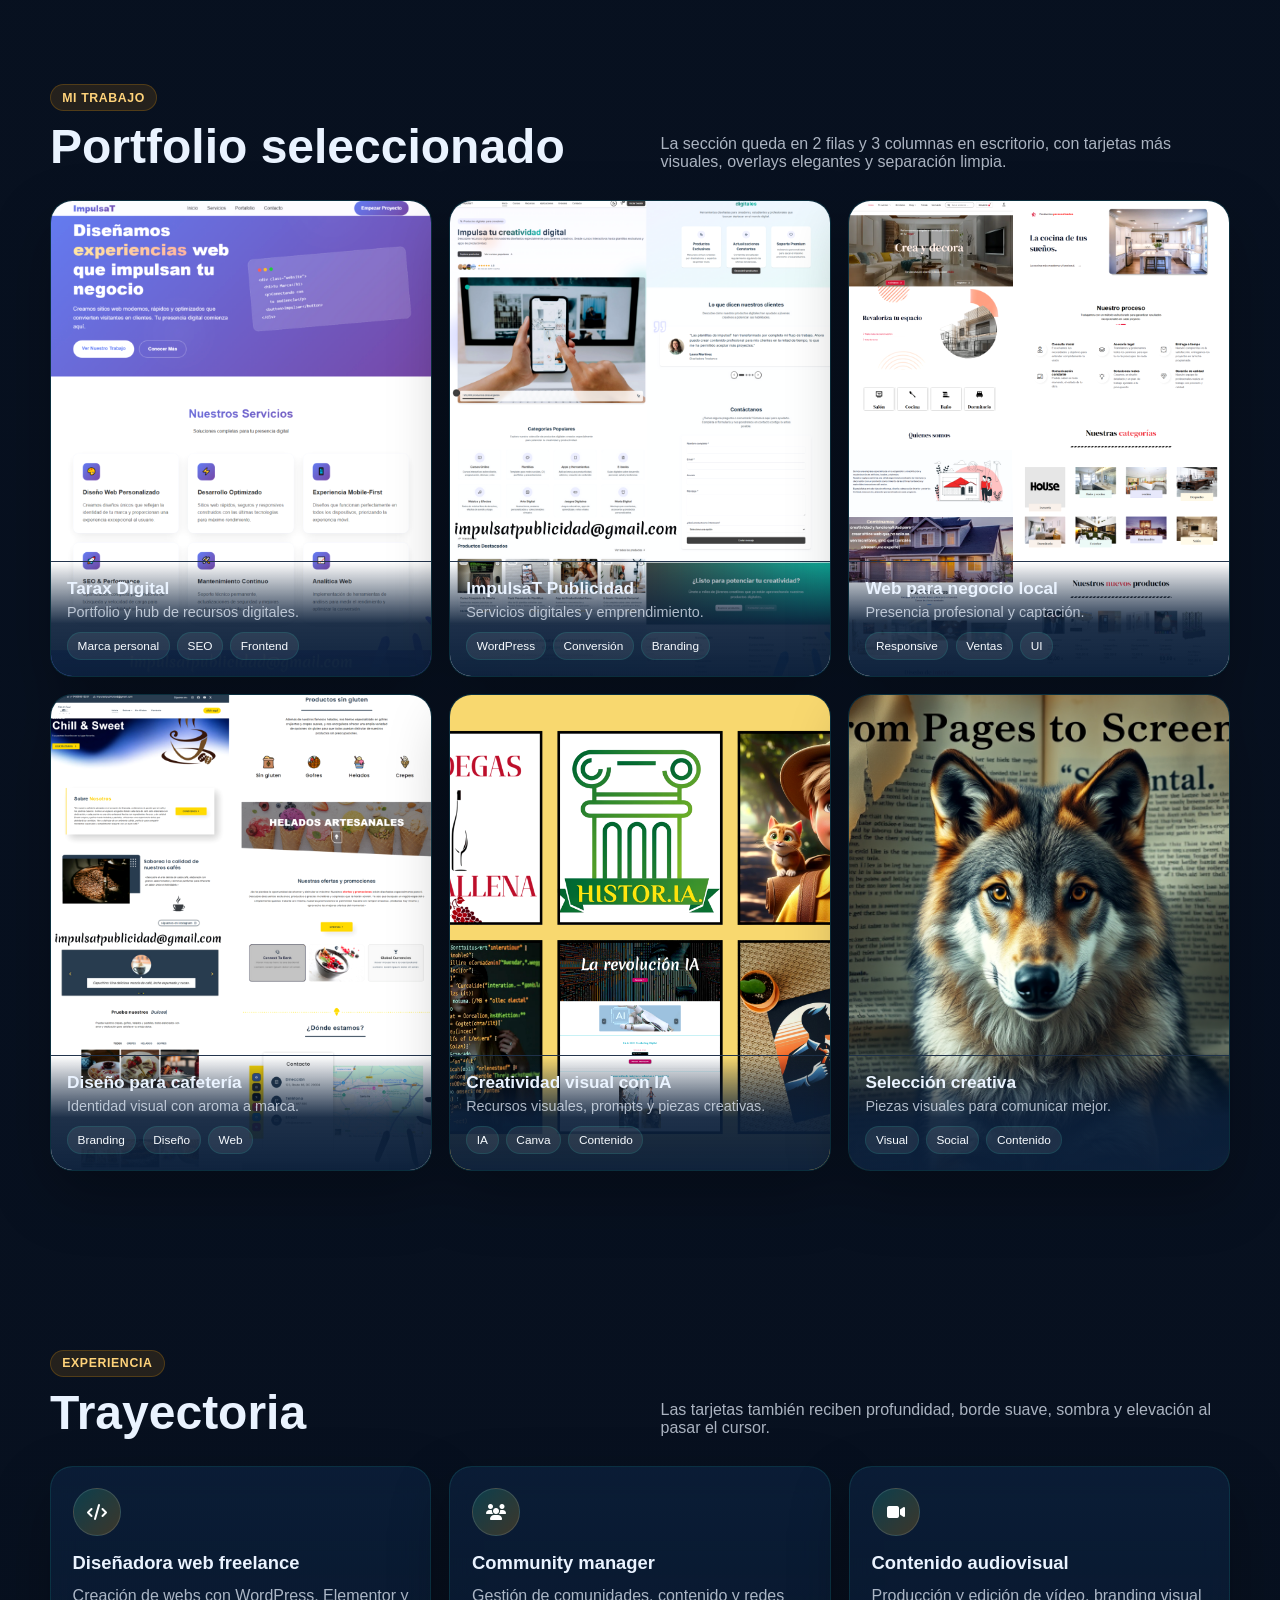
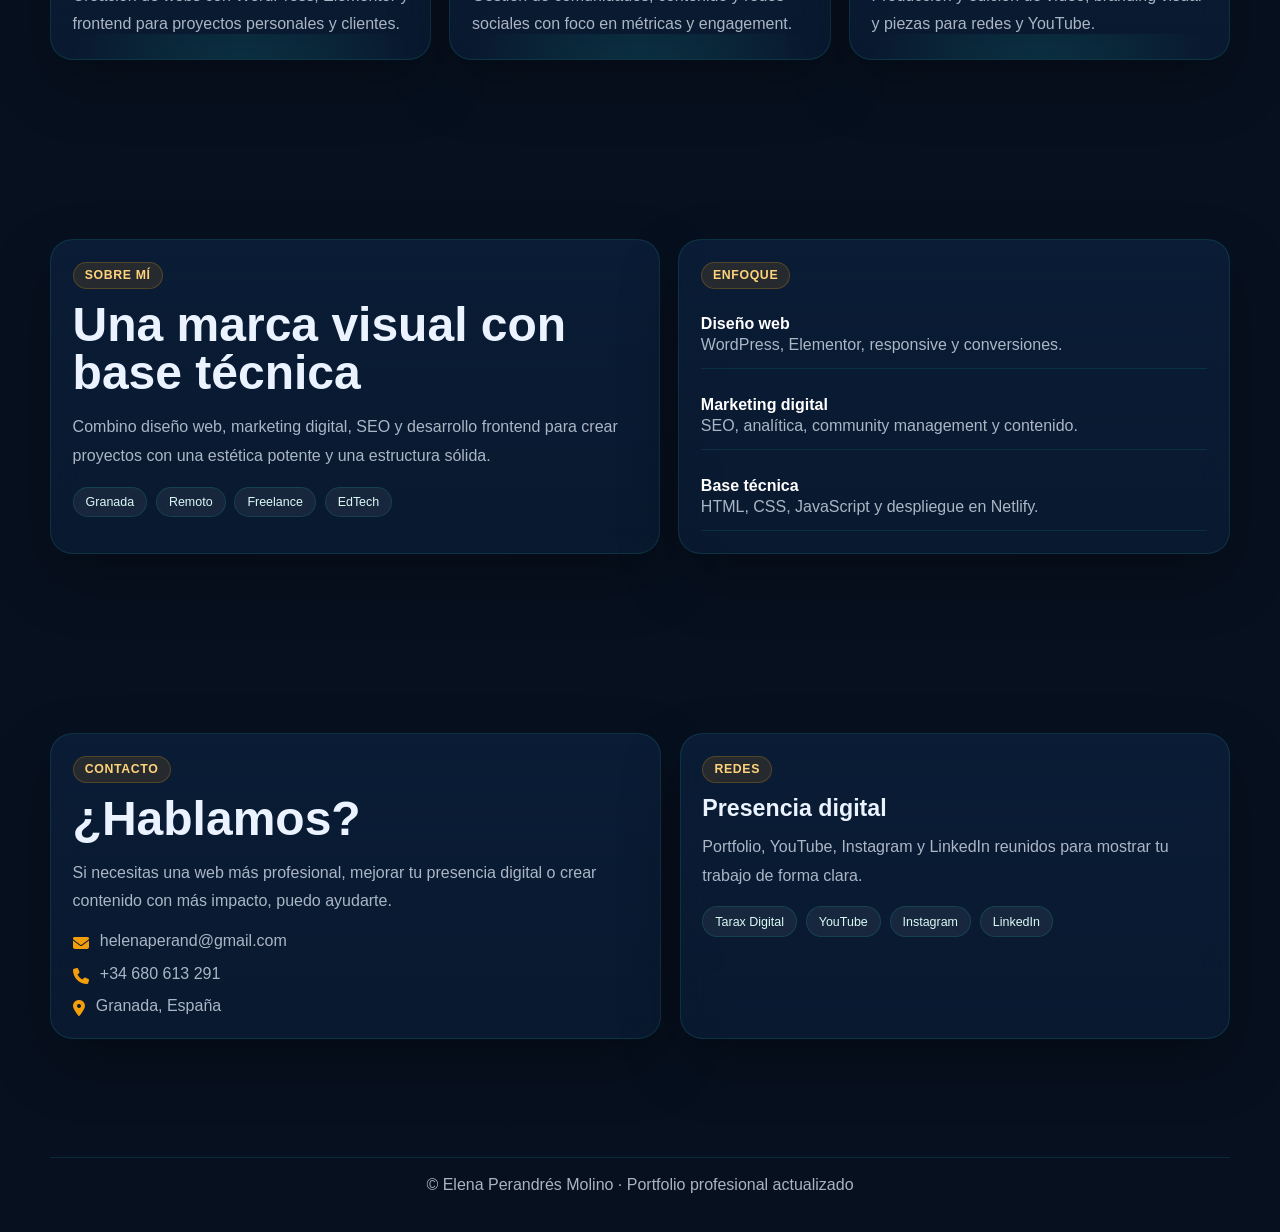
<file: GPT03.HTML>
<!DOCTYPE html>
<html lang="es" data-theme="dark">
<head>
  <meta charset="UTF-8" />
  <meta name="viewport" content="width=device-width, initial-scale=1.0" />
  <meta name="description" content="Portfolio de Elena Perandrés Molino, diseñadora web y especialista en marketing digital con experiencia en WordPress, Elementor, SEO, community management y frontend." />
  <title>Elena Perandrés Molino | Portfolio Profesional</title>
  <link rel="preconnect" href="https://api.fontshare.com" />
  <link rel="stylesheet" href="https://api.fontshare.com/v2/css?f[]=satoshi@400,500,700,900&f[]=clash-display@400,500,600&display=swap" />
  <link rel="stylesheet" href="https://cdnjs.cloudflare.com/ajax/libs/font-awesome/6.6.0/css/all.min.css" crossorigin="anonymous" referrerpolicy="no-referrer" />
  <style>
    :root {
      --bg: #07101f;
      --bg-2: #0b1f3a;
      --surface: rgba(11, 31, 58, 0.72);
      --surface-2: rgba(11, 31, 58, 0.88);
      --text: #eaf3ff;
      --muted: rgba(234, 243, 255, 0.72);
      --line: rgba(20, 184, 166, 0.18);
      --blue: #0b1f3a;
      --teal: #14b8a6;
      --amber: #f59e0b;
      --shadow: 0 24px 60px rgba(0,0,0,.28);
      --radius-xl: 1.4rem;
      --radius-lg: 1rem;
      --max: 1180px;
      --font-body: 'Satoshi', sans-serif;
      --font-display: 'Clash Display', sans-serif;
    }
    *{box-sizing:border-box;margin:0;padding:0}
    html{scroll-behavior:smooth}
    body{
      font-family:var(--font-body); color:var(--text);
      background:
        radial-gradient(circle at top left, rgba(20,184,166,.14), transparent 24%),
        radial-gradient(circle at top right, rgba(245,158,11,.12), transparent 20%),
        linear-gradient(180deg, #081120 0%, var(--bg) 100%);
      min-height:100vh; overflow-x:hidden;
    }
    body::before, body::after{
      content:''; position:fixed; inset:auto; pointer-events:none; z-index:0; opacity:.55;
      width:180px; height:180px; border-radius:50%; filter:blur(14px);
      background: radial-gradient(circle, rgba(20,184,166,.22), transparent 62%);
      animation: floaty 12s ease-in-out infinite;
    }
    body::before{ left:-40px; top:18vh; }
    body::after{ right:-55px; bottom:12vh; background: radial-gradient(circle, rgba(245,158,11,.20), transparent 62%); animation-duration: 15s; }
    @keyframes floaty{0%,100%{transform:translateY(0) translateX(0)}50%{transform:translateY(-18px) translateX(12px)}}
    .container{width:min(calc(100% - 2rem), var(--max)); margin:0 auto; position:relative; z-index:1}
    a{text-decoration:none;color:inherit}
    img{display:block;max-width:100%;height:auto}
    .skip{position:absolute;left:-999px;top:10px;background:var(--amber);color:#111;padding:.7rem 1rem;border-radius:999px;z-index:20}
    .skip:focus{left:1rem}

    .header{position:sticky;top:0;z-index:50;backdrop-filter:blur(18px);background:rgba(7,16,31,.62);border-bottom:1px solid rgba(20,184,166,.15)}
    .header-inner{min-height:78px;display:flex;align-items:center;justify-content:space-between;gap:1rem}
    .brand{display:flex;align-items:center;gap:.85rem;font-weight:700}
    .brand-mark{width:42px;height:42px;border-radius:50%;display:grid;place-items:center;background:linear-gradient(135deg,var(--teal),var(--amber));color:#04111d;box-shadow:0 8px 20px rgba(20,184,166,.25)}
    .brand-text strong{display:block;font-size:.95rem;letter-spacing:.02em}
    .brand-text span{display:block;font-size:.78rem;color:var(--muted)}
    .nav{display:flex;gap:1.15rem;flex-wrap:wrap}
    .nav a{font-size:.92rem;color:var(--muted);position:relative}
    .nav a::after{content:'';position:absolute;left:0;bottom:-.35rem;width:100%;height:2px;border-radius:999px;background:linear-gradient(90deg,var(--teal),var(--amber));transform:scaleX(0);transform-origin:left;transition:transform .22s ease}
    .nav a:hover::after{transform:scaleX(1)}
    .actions{display:flex;align-items:center;gap:.75rem}
    .btn,.icon-btn{border:0;cursor:pointer}
    .btn{display:inline-flex;align-items:center;justify-content:center;gap:.55rem;padding:.95rem 1.2rem;border-radius:999px;font-weight:700;font-size:.92rem;transition:.22s ease;box-shadow:0 10px 24px rgba(0,0,0,.18)}
    .btn-primary{background:linear-gradient(135deg,var(--teal),#0ea5a3);color:#031018}
    .btn-primary:hover{transform:translateY(-2px) scale(1.01);box-shadow:0 18px 34px rgba(20,184,166,.22)}
    .btn-secondary{background:rgba(255,255,255,.05);color:var(--text);border:1px solid rgba(20,184,166,.18)}
    .btn-secondary:hover{background:rgba(255,255,255,.09);transform:translateY(-2px)}
    .icon-btn{width:44px;height:44px;border-radius:50%;background:rgba(255,255,255,.05);color:var(--text);border:1px solid rgba(20,184,166,.18);display:grid;place-items:center}
    .menu-btn{display:none}

    section{padding:clamp(4rem,7vw,6.5rem) 0;position:relative}
    .reveal{opacity:0;transform:translateY(34px);transition:opacity .7s ease, transform .7s ease}
    .reveal.is-visible{opacity:1;transform:translateY(0)}

    .hero{padding-top:clamp(3.5rem,6vw,5.5rem);min-height:88vh;display:flex;align-items:center}
    .hero-grid{display:grid;grid-template-columns:1.15fr .85fr;gap:2rem;align-items:center}
    .eyebrow{display:inline-flex;align-items:center;gap:.45rem;padding:.45rem .8rem;border-radius:999px;background:rgba(20,184,166,.12);border:1px solid rgba(20,184,166,.24);color:#7ff7ea;font-weight:700;font-size:.78rem;letter-spacing:.06em;text-transform:uppercase}
    h1,h2,h3{font-family:var(--font-display)}
    h1{font-size:clamp(3rem,7vw,5.6rem);line-height:.95;margin:.9rem 0 1rem;max-width:11ch}
    .lead{font-size:1.08rem;color:var(--muted);max-width:58ch;line-height:1.8}
    .hero-cta{display:flex;flex-wrap:wrap;gap:.75rem;margin:1.6rem 0 1.9rem}
    .hero-grid .panel{background:var(--surface);border:1px solid rgba(20,184,166,.16);box-shadow:var(--shadow);backdrop-filter:blur(14px)}
    .hero-card{padding:1.1rem;border-radius:var(--radius-xl)}
    .hero-photo{width:100%;aspect-ratio:4/4.75;object-fit:cover;border-radius:1rem;border:1px solid rgba(245,158,11,.18);box-shadow:0 18px 50px rgba(0,0,0,.25)}
    .hero-card h2{font-size:1.45rem;margin:1rem 0 .65rem}
    .hero-card p{color:var(--muted);margin-bottom:1rem}
    .tag-list{display:flex;flex-wrap:wrap;gap:.55rem}
    .tag{padding:.45rem .75rem;border-radius:999px;background:rgba(255,255,255,.06);border:1px solid rgba(20,184,166,.18);font-size:.78rem;color:#dafaf6}
    .metrics{display:grid;grid-template-columns:repeat(3,1fr);gap:.85rem;margin-top:1.2rem}
    .metric{background:rgba(255,255,255,.04);border:1px solid rgba(20,184,166,.16);border-radius:var(--radius-lg);padding:1rem;box-shadow:var(--shadow);backdrop-filter:blur(12px)}
    .metric strong{display:block;font-size:1.2rem;margin-bottom:.2rem;color:#fff}
    .metric span{color:var(--muted);font-size:.88rem}

    .section-head{display:flex;justify-content:space-between;align-items:flex-end;gap:1.5rem;margin-bottom:1.8rem}
    .section-tag{display:inline-flex;align-items:center;gap:.4rem;padding:.35rem .7rem;border-radius:999px;background:rgba(245,158,11,.12);border:1px solid rgba(245,158,11,.22);color:#ffd37a;font-size:.77rem;font-weight:700;text-transform:uppercase;letter-spacing:.05em;margin-bottom:.75rem}
    .section-title{font-size:clamp(2rem,4vw,3rem);line-height:1}
    .section-subtitle{color:var(--muted);max-width:64ch}

    .services-grid,.experience-grid,.contact-grid{display:grid;gap:1.15rem;grid-template-columns:repeat(3,minmax(0,1fr))}
    .panel-card{position:relative;overflow:hidden;background:linear-gradient(180deg, rgba(11,31,58,.84), rgba(11,31,58,.62));border:1px solid rgba(20,184,166,.15);border-radius:var(--radius-xl);padding:1.35rem;box-shadow:var(--shadow);backdrop-filter:blur(16px);transition:transform .22s ease, box-shadow .22s ease, border-color .22s ease}
    .panel-card::before{content:'';position:absolute;inset:-1px;border-radius:inherit;border:1px solid rgba(255,255,255,.12);pointer-events:none}
    .panel-card::after{content:'';position:absolute;inset:auto -20% -60% -20%;height:140px;background:radial-gradient(circle, rgba(20,184,166,.18), transparent 65%);pointer-events:none}
    .panel-card:hover{transform:translateY(-8px) scale(1.02);border-color:rgba(245,158,11,.28);box-shadow:0 28px 60px rgba(0,0,0,.34)}
    .panel-icon{width:48px;height:48px;border-radius:50%;display:grid;place-items:center;margin-bottom:.95rem;background:linear-gradient(135deg,rgba(20,184,166,.22),rgba(245,158,11,.22));color:#fff;border:1px solid rgba(255,255,255,.12)}
    .panel-card h3{font-size:1.15rem;margin-bottom:.55rem}
    .panel-card p{color:var(--muted);line-height:1.72}

    .portfolio-grid{display:grid;grid-template-columns:repeat(3,minmax(0,1fr));gap:1.1rem}
    .portfolio-item{position:relative;overflow:hidden;min-height:360px;border-radius:var(--radius-xl);border:1px solid rgba(20,184,166,.15);box-shadow:var(--shadow);background:#09162b;transition:transform .25s ease, box-shadow .25s ease, border-color .25s ease}
    .portfolio-item:hover{transform:translateY(-10px);border-color:rgba(245,158,11,.30);box-shadow:0 32px 70px rgba(0,0,0,.38)}
    .portfolio-image{width:100%;height:100%;min-height:360px;object-fit:cover;filter:saturate(1.05) contrast(1.04);transition:transform .35s ease}
    .portfolio-item:hover .portfolio-image{transform:scale(1.07)}
    .portfolio-overlay{position:absolute;inset:auto 0 0 0;padding:1rem;background:linear-gradient(180deg, rgba(11,31,58,0) 0%, rgba(11,31,58,.92) 54%, rgba(11,31,58,.98) 100%);border-top:1px solid rgba(255,255,255,.08)}
    .portfolio-overlay h3{font-size:1.08rem;margin-bottom:.28rem}
    .portfolio-overlay p{font-size:.9rem;color:var(--muted);margin-bottom:.8rem}
    .portfolio-tags{display:flex;flex-wrap:wrap;gap:.45rem}
    .portfolio-tag{padding:.35rem .6rem;border-radius:999px;background:rgba(255,255,255,.08);border:1px solid rgba(20,184,166,.16);font-size:.74rem;color:#f7fbff}

    .about-grid{display:grid;grid-template-columns:1.05fr .95fr;gap:1.15rem}
    .stack-list{list-style:none;display:grid;gap:.8rem}
    .stack-list li{padding:.9rem 0;border-bottom:1px solid rgba(20,184,166,.14);color:var(--muted)}
    .stack-list strong{display:block;color:#fff;margin-bottom:.15rem}

    .contact-grid{grid-template-columns:1fr .9fr}
    .contact-list{list-style:none;display:grid;gap:.85rem;margin-top:1rem}
    .contact-list li{display:flex;gap:.7rem;align-items:flex-start;color:var(--muted)}
    .contact-list i{color:var(--amber);margin-top:.18rem}

    .back-top{position:fixed;right:1.15rem;bottom:1.15rem;width:52px;height:52px;border-radius:50%;display:grid;place-items:center;background:linear-gradient(135deg,var(--teal),var(--amber));color:#031018;box-shadow:0 18px 36px rgba(0,0,0,.3);opacity:0;visibility:hidden;transform:translateY(14px);transition:.22s ease;z-index:60}
    .back-top.visible{opacity:1;visibility:visible;transform:translateY(0)}

    footer{padding:1.8rem 0 2.4rem;color:var(--muted);text-align:center}
    .footer-line{border-top:1px solid rgba(20,184,166,.16);padding-top:1.1rem}

    .floaters{position:fixed;inset:0;pointer-events:none;z-index:0;overflow:hidden}
    .floater{position:absolute;width:10px;height:10px;border-radius:50%;background:radial-gradient(circle, rgba(20,184,166,.9), rgba(20,184,166,0));filter:drop-shadow(0 0 10px rgba(20,184,166,.4));opacity:.8;animation: drift linear infinite}
    .floater.amber{background:radial-gradient(circle, rgba(245,158,11,.95), rgba(245,158,11,0));filter:drop-shadow(0 0 10px rgba(245,158,11,.35))}
    @keyframes drift{from{transform:translate3d(0,0,0) scale(.8)}to{transform:translate3d(var(--dx), var(--dy),0) scale(1.2)}}

    @media (max-width: 1200px){ .portfolio-grid{grid-template-columns:repeat(2,minmax(0,1fr))} .services-grid,.experience-grid{grid-template-columns:repeat(2,minmax(0,1fr))} }
    @media (max-width: 900px){ .hero-grid,.about-grid,.contact-grid{grid-template-columns:1fr} .nav{display:none;position:absolute;left:0;right:0;top:78px;padding:1rem;background:rgba(7,16,31,.96);border-bottom:1px solid rgba(20,184,166,.14)} .nav.open{display:flex;flex-direction:column} .menu-btn{display:grid} .services-grid,.experience-grid,.portfolio-grid{grid-template-columns:1fr} .metrics{grid-template-columns:1fr} }
  </style>
</head>
<body>
  <div class="floaters" id="floaters"></div>
  <a class="skip" href="#contenido">Saltar al contenido</a>

  <header class="header">
    <div class="container header-inner">
      <a class="brand" href="#inicio"><span class="brand-mark"><i class="fa-solid fa-e"></i></span><span class="brand-text"><strong>Elena Perandrés</strong><span>Diseño web y marketing digital</span></span></a>
      <nav class="nav" id="nav">
        <a href="#inicio">Inicio</a>
        <a href="#servicios">Servicios</a>
        <a href="#portfolio">Portfolio</a>
        <a href="#experiencia">Experiencia</a>
        <a href="#sobre-mi">Sobre mí</a>
        <a href="#contacto">Contacto</a>
      </nav>
      <div class="actions">
        <a class="btn btn-secondary" href="cv-Linkedin.pdf" target="_blank" rel="noopener noreferrer">Descargar CV</a>
        <button class="icon-btn menu-btn" id="menuBtn" aria-controls="nav" aria-expanded="false" aria-label="Abrir menú"><i class="fa-solid fa-bars"></i></button>
      </div>
    </div>
  </header>

  <main id="contenido">
    <section class="hero reveal" id="inicio">
      <div class="container hero-grid">
        <div>
          <span class="eyebrow"><i class="fa-solid fa-sparkles"></i> Azul profundo · turquesa vivo · ámbar energético</span>
          <h1>Diseño web que comunica, ordena y convierte.</h1>
          <p class="lead">Soy Elena Perandrés Molino, diseñadora web y especialista en marketing digital. Trabajo con WordPress, Elementor, SEO, frontend y gestión de comunidad para crear experiencias visuales con personalidad y resultados.</p>
          <div class="hero-cta">
            <a class="btn btn-primary" href="#portfolio">Ver portfolio</a>
            <a class="btn btn-secondary" href="#contacto">Hablemos</a>
          </div>
          <div class="metrics">
            <div class="metric"><strong>WordPress + Elementor</strong><span>Diseño flexible y orientado a conversión.</span></div>
            <div class="metric"><strong>SEO + Analytics</strong><span>Contenido, rendimiento y visibilidad.</span></div>
            <div class="metric"><strong>Frontend</strong><span>HTML, CSS, JavaScript y despliegue web.</span></div>
          </div>
        </div>
        <aside class="panel-card hero-card">
          <img class="hero-photo" src="img/yo.jpg" alt="Elena Perandrés Molino" />
          <h2>Perfil híbrido y visual</h2>
          <p>Una mezcla de diseño, estrategia y técnica para marcas, negocios locales y proyectos digitales.</p>
          <div class="tag-list">
            <span class="tag">WordPress</span><span class="tag">Elementor</span><span class="tag">SEO</span><span class="tag">Community Manager</span><span class="tag">Canva</span><span class="tag">DaVinci Resolve</span>
          </div>
        </aside>
      </div>
    </section>

    <section class="reveal" id="servicios">
      <div class="container">
        <div class="section-head">
          <div><span class="section-tag">Servicios</span><h2 class="section-title">Lo que hago</h2></div>
          <p class="section-subtitle">He aplicado el estilo azul profundo, turquesa y ámbar también en las tarjetas para dar más contraste, profundidad y una apariencia más premium.</p>
        </div>
        <div class="services-grid">
          <article class="panel-card reveal"><div class="panel-icon"><i class="fa-solid fa-laptop-code"></i></div><h3>Diseño web</h3><p>Webs corporativas, landing pages y portfolios con diseño responsive, jerarquía clara y enfoque comercial.</p></article>
          <article class="panel-card reveal"><div class="panel-icon"><i class="fa-solid fa-chart-line"></i></div><h3>SEO y rendimiento</h3><p>Optimización técnica, contenido, velocidad de carga y estructura para mejorar visibilidad y experiencia.</p></article>
          <article class="panel-card reveal"><div class="panel-icon"><i class="fa-solid fa-bullhorn"></i></div><h3>Marketing digital</h3><p>Community management, estrategia de contenidos, branding visual y crecimiento de audiencias.</p></article>
        </div>
      </div>
    </section>

    <section class="reveal" id="portfolio">
      <div class="container">
        <div class="section-head">
          <div><span class="section-tag">Mi trabajo</span><h2 class="section-title">Portfolio seleccionado</h2></div>
          <p class="section-subtitle">La sección queda en 2 filas y 3 columnas en escritorio, con tarjetas más visuales, overlays elegantes y separación limpia.</p>
        </div>
        <div class="portfolio-grid">
          <article class="portfolio-item reveal" data-delay="0"><img class="portfolio-image" src="img/diseño-web.png" alt="Tarax Digital"><div class="portfolio-overlay"><h3>Tarax Digital</h3><p>Portfolio y hub de recursos digitales.</p><div class="portfolio-tags"><span class="portfolio-tag">Marca personal</span><span class="portfolio-tag">SEO</span><span class="portfolio-tag">Frontend</span></div></div></article>
          <article class="portfolio-item reveal" data-delay="80"><img class="portfolio-image" src="img/agencia-publicidad.png" alt="ImpulsaT Publicidad"><div class="portfolio-overlay"><h3>ImpulsaT Publicidad</h3><p>Servicios digitales y emprendimiento.</p><div class="portfolio-tags"><span class="portfolio-tag">WordPress</span><span class="portfolio-tag">Conversión</span><span class="portfolio-tag">Branding</span></div></div></article>
          <article class="portfolio-item reveal" data-delay="160"><img class="portfolio-image" src="img/creaydecora.png" alt="Web negocio local"><div class="portfolio-overlay"><h3>Web para negocio local</h3><p>Presencia profesional y captación.</p><div class="portfolio-tags"><span class="portfolio-tag">Responsive</span><span class="portfolio-tag">Ventas</span><span class="portfolio-tag">UI</span></div></div></article>
          <article class="portfolio-item reveal" data-delay="240"><img class="portfolio-image" src="img/cafetería.png" alt="Diseño para cafetería"><div class="portfolio-overlay"><h3>Diseño para cafetería</h3><p>Identidad visual con aroma a marca.</p><div class="portfolio-tags"><span class="portfolio-tag">Branding</span><span class="portfolio-tag">Diseño</span><span class="portfolio-tag">Web</span></div></div></article>
          <article class="portfolio-item reveal" data-delay="320"><img class="portfolio-image" src="img/grid.png" alt="Creatividad visual con IA"><div class="portfolio-overlay"><h3>Creatividad visual con IA</h3><p>Recursos visuales, prompts y piezas creativas.</p><div class="portfolio-tags"><span class="portfolio-tag">IA</span><span class="portfolio-tag">Canva</span><span class="portfolio-tag">Contenido</span></div></div></article>
          <article class="portfolio-item reveal" data-delay="400"><img class="portfolio-image" src="img/2.png" alt="Selección creativa"><div class="portfolio-overlay"><h3>Selección creativa</h3><p>Piezas visuales para comunicar mejor.</p><div class="portfolio-tags"><span class="portfolio-tag">Visual</span><span class="portfolio-tag">Social</span><span class="portfolio-tag">Contenido</span></div></div></article>
        </div>
      </div>
    </section>

    <section class="reveal" id="experiencia">
      <div class="container">
        <div class="section-head"><div><span class="section-tag">Experiencia</span><h2 class="section-title">Trayectoria</h2></div><p class="section-subtitle">Las tarjetas también reciben profundidad, borde suave, sombra y elevación al pasar el cursor.</p></div>
        <div class="experience-grid">
          <article class="panel-card reveal"><div class="panel-icon"><i class="fa-solid fa-code"></i></div><h3>Diseñadora web freelance</h3><p>Creación de webs con WordPress, Elementor y frontend para proyectos personales y clientes.</p></article>
          <article class="panel-card reveal"><div class="panel-icon"><i class="fa-solid fa-users"></i></div><h3>Community manager</h3><p>Gestión de comunidades, contenido y redes sociales con foco en métricas y engagement.</p></article>
          <article class="panel-card reveal"><div class="panel-icon"><i class="fa-solid fa-video"></i></div><h3>Contenido audiovisual</h3><p>Producción y edición de vídeo, branding visual y piezas para redes y YouTube.</p></article>
        </div>
      </div>
    </section>

    <section class="reveal" id="sobre-mi">
      <div class="container about-grid">
        <article class="panel-card reveal">
          <span class="section-tag">Sobre mí</span>
          <h2 class="section-title" style="margin-bottom:1rem">Una marca visual con base técnica</h2>
          <p style="color:var(--muted);line-height:1.8">Combino diseño web, marketing digital, SEO y desarrollo frontend para crear proyectos con una estética potente y una estructura sólida.</p>
          <div class="tag-list" style="margin-top:1rem"><span class="tag">Granada</span><span class="tag">Remoto</span><span class="tag">Freelance</span><span class="tag">EdTech</span></div>
        </article>
        <article class="panel-card reveal">
          <span class="section-tag">Enfoque</span>
          <ul class="stack-list">
            <li><strong>Diseño web</strong>WordPress, Elementor, responsive y conversiones.</li>
            <li><strong>Marketing digital</strong>SEO, analítica, community management y contenido.</li>
            <li><strong>Base técnica</strong>HTML, CSS, JavaScript y despliegue en Netlify.</li>
          </ul>
        </article>
      </div>
    </section>

    <section class="reveal" id="contacto">
      <div class="container contact-grid">
        <article class="panel-card reveal">
          <span class="section-tag">Contacto</span>
          <h2 class="section-title" style="margin-bottom:1rem">¿Hablamos?</h2>
          <p style="color:var(--muted);line-height:1.8">Si necesitas una web más profesional, mejorar tu presencia digital o crear contenido con más impacto, puedo ayudarte.</p>
          <ul class="contact-list">
            <li><i class="fa-solid fa-envelope"></i><span>helenaperand@gmail.com</span></li>
            <li><i class="fa-solid fa-phone"></i><span>+34 680 613 291</span></li>
            <li><i class="fa-solid fa-location-dot"></i><span>Granada, España</span></li>
          </ul>
        </article>
        <article class="panel-card reveal">
          <span class="section-tag">Redes</span>
          <h3 style="font-size:1.45rem;margin-bottom:.7rem">Presencia digital</h3>
          <p style="color:var(--muted);line-height:1.8">Portfolio, YouTube, Instagram y LinkedIn reunidos para mostrar tu trabajo de forma clara.</p>
          <div class="tag-list" style="margin-top:1rem">
            <span class="tag">Tarax Digital</span><span class="tag">YouTube</span><span class="tag">Instagram</span><span class="tag">LinkedIn</span>
          </div>
        </article>
      </div>
    </section>
  </main>

  <a class="back-top" href="#inicio" id="backTop" aria-label="Volver arriba"><i class="fa-solid fa-arrow-up"></i></a>
  <footer><div class="container footer-line">© Elena Perandrés Molino · Portfolio profesional actualizado</div></footer>

  <script>
    const nav = document.getElementById('nav');
    const menuBtn = document.getElementById('menuBtn');
    const backTop = document.getElementById('backTop');
    const reveal = document.querySelectorAll('.reveal');
    const floaters = document.getElementById('floaters');

    for (let i = 0; i < 18; i++) {
      const s = document.createElement('span');
      s.className = 'floater ' + (i % 3 === 0 ? 'amber' : '');
      s.style.left = Math.random() * 100 + 'vw';
      s.style.top = Math.random() * 100 + 'vh';
      s.style.setProperty('--dx', (Math.random() * 80 - 40) + 'px');
      s.style.setProperty('--dy', (Math.random() * 120 - 60) + 'px');
      s.style.animationDuration = (10 + Math.random() * 10) + 's';
      s.style.animationDelay = (-Math.random() * 10) + 's';
      s.style.width = s.style.height = (4 + Math.random() * 7) + 'px';
      floaters.appendChild(s);
    }

    menuBtn.addEventListener('click', () => {
      const open = nav.classList.toggle('open');
      menuBtn.setAttribute('aria-expanded', open ? 'true' : 'false');
    });
    nav.querySelectorAll('a').forEach(a => a.addEventListener('click', () => nav.classList.remove('open')));

    const io = new IntersectionObserver((entries) => {
      entries.forEach((entry) => {
        if (entry.isIntersecting) {
          const d = Number(entry.target.dataset.delay || 0);
          setTimeout(() => entry.target.classList.add('is-visible'), d);
          io.unobserve(entry.target);
        }
      });
    }, { threshold: 0.14 });
    reveal.forEach(el => io.observe(el));

    const toggleBack = () => backTop.classList.toggle('visible', window.scrollY > 480);
    toggleBack();
    window.addEventListener('scroll', toggleBack, { passive: true });
  </script>
</body>
</html>
</file>
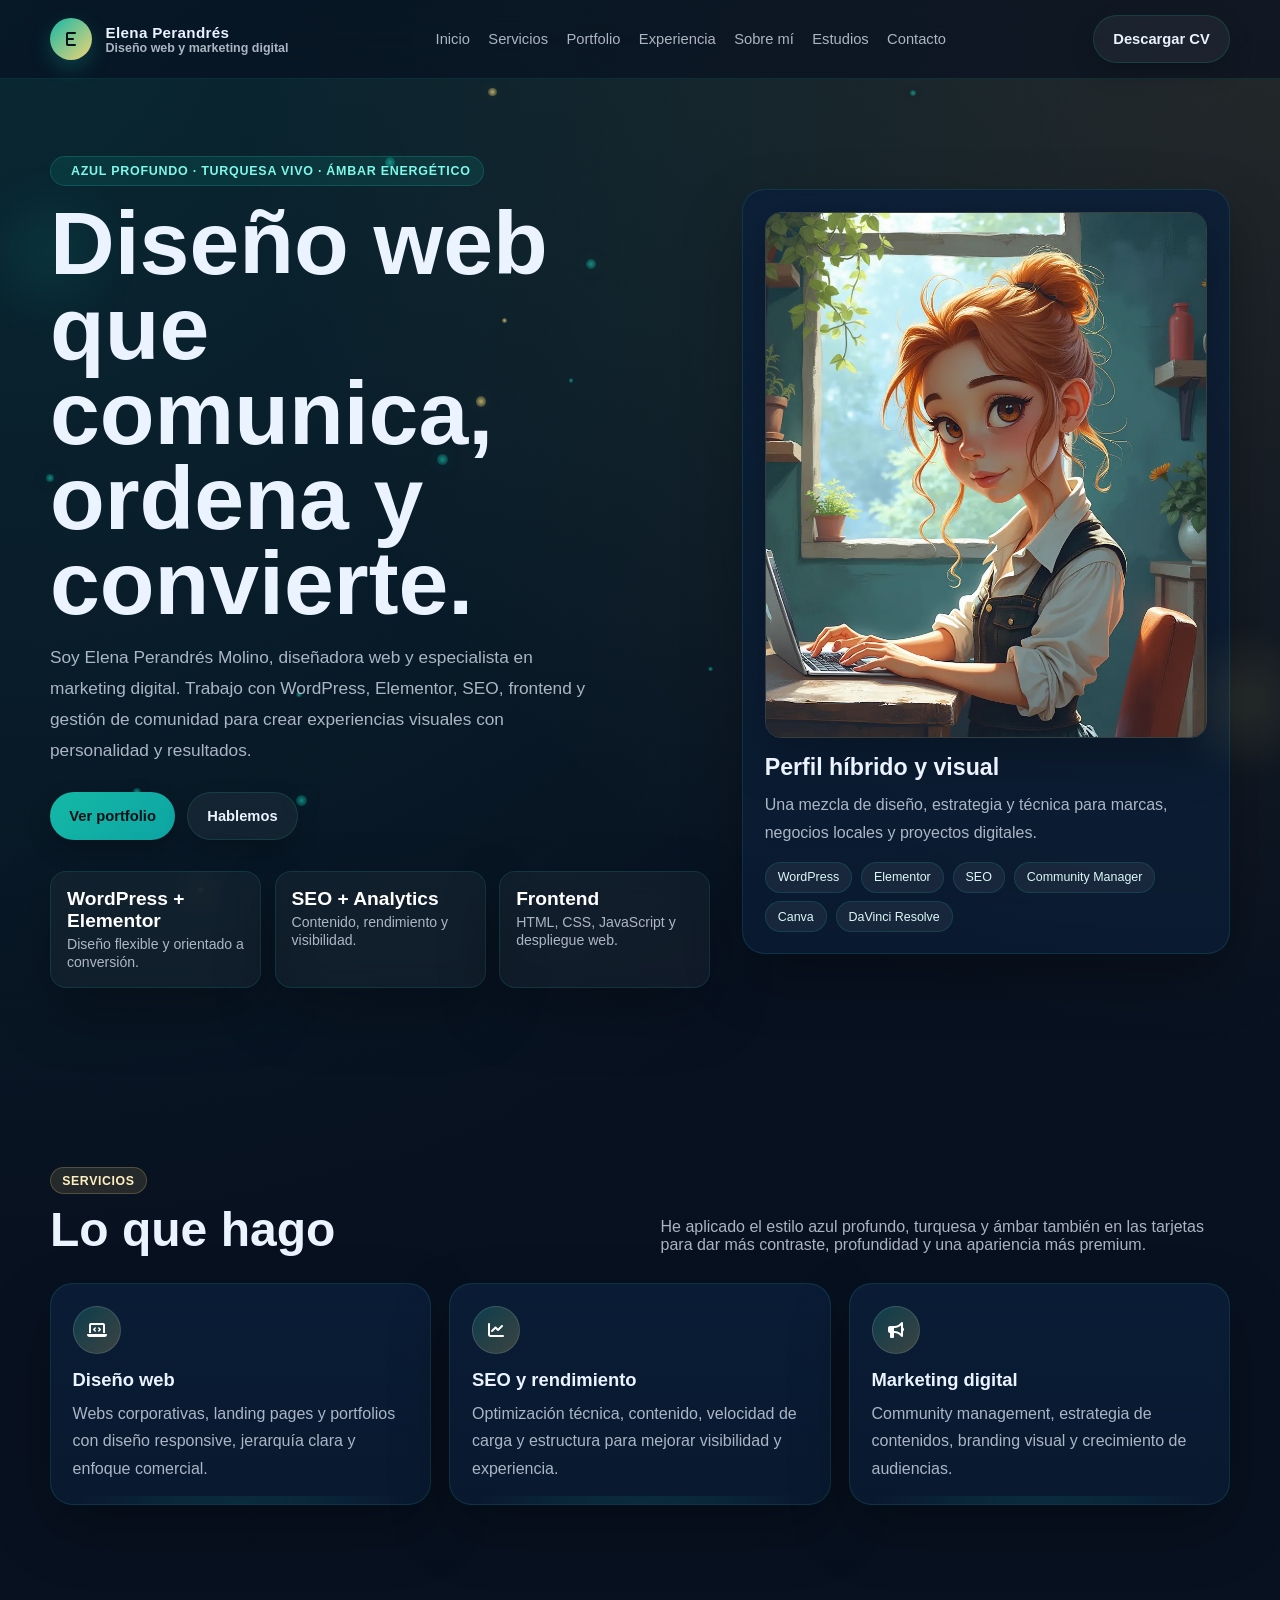
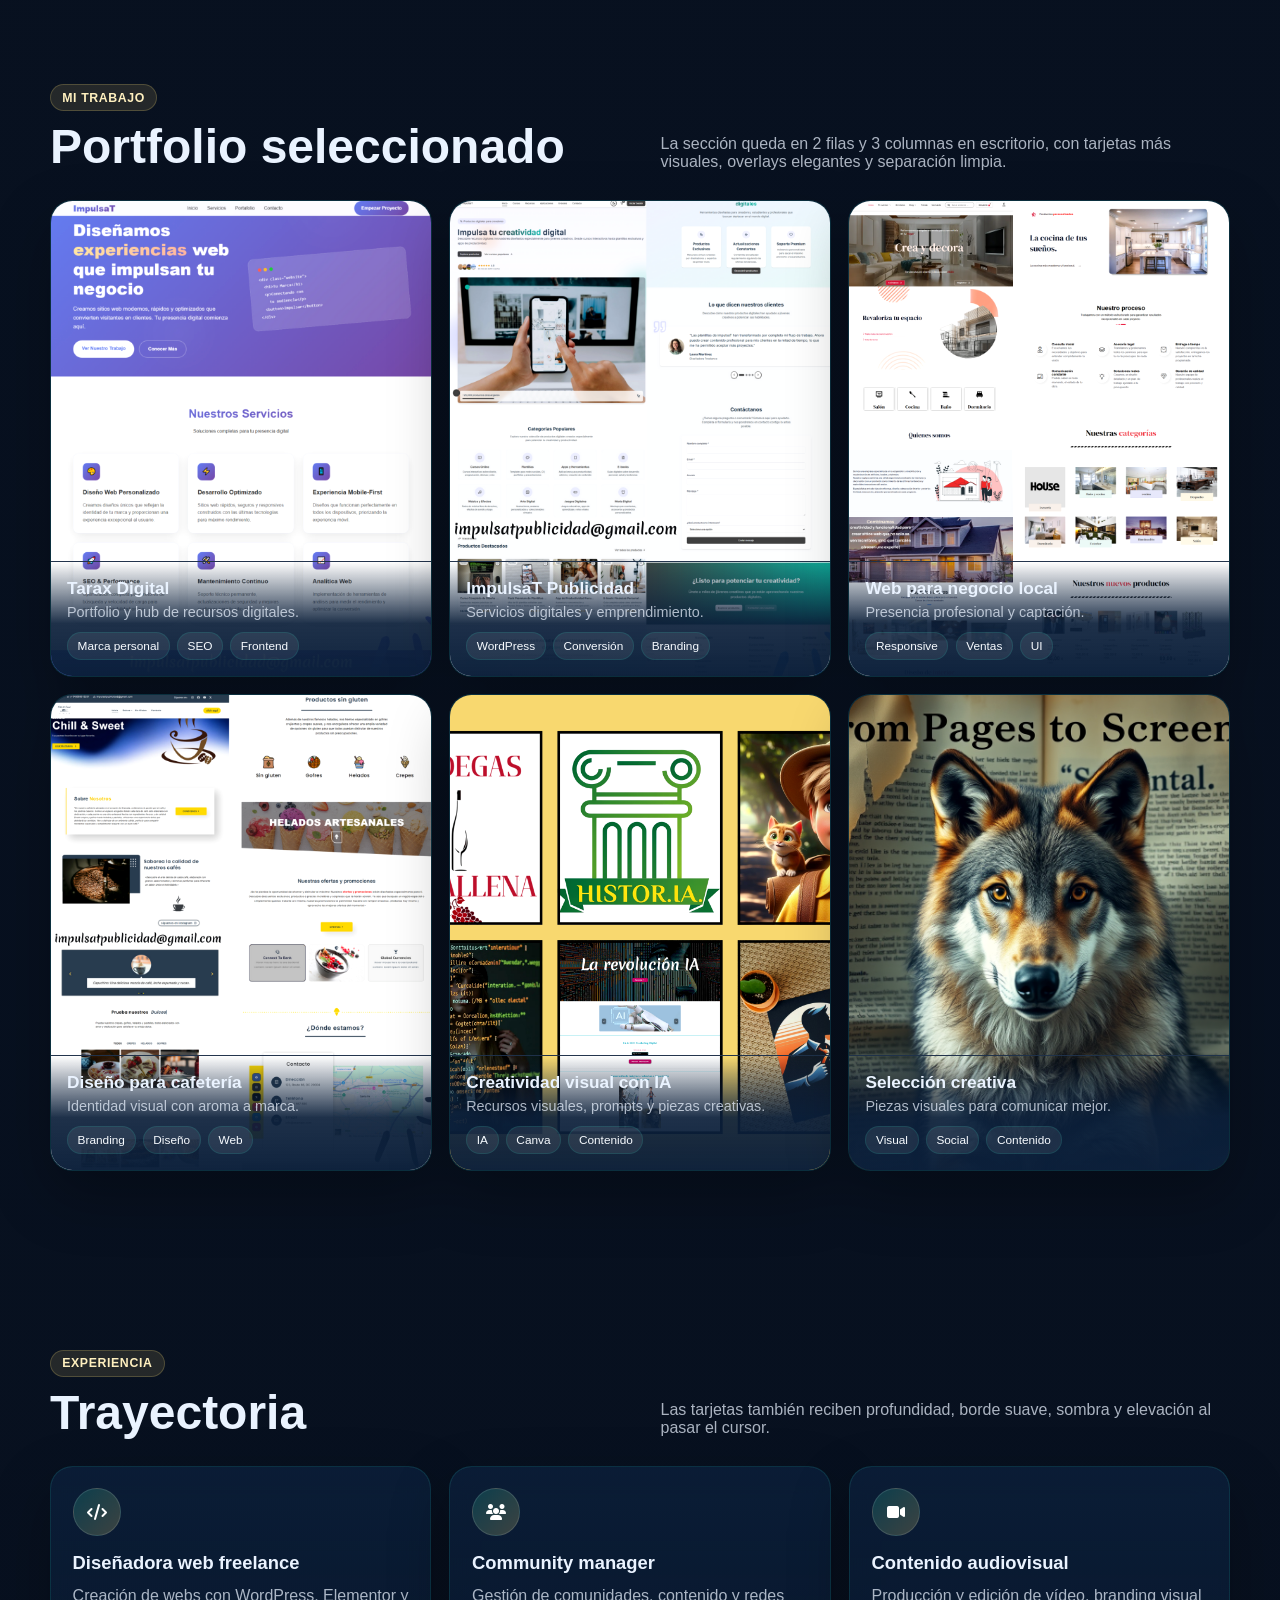
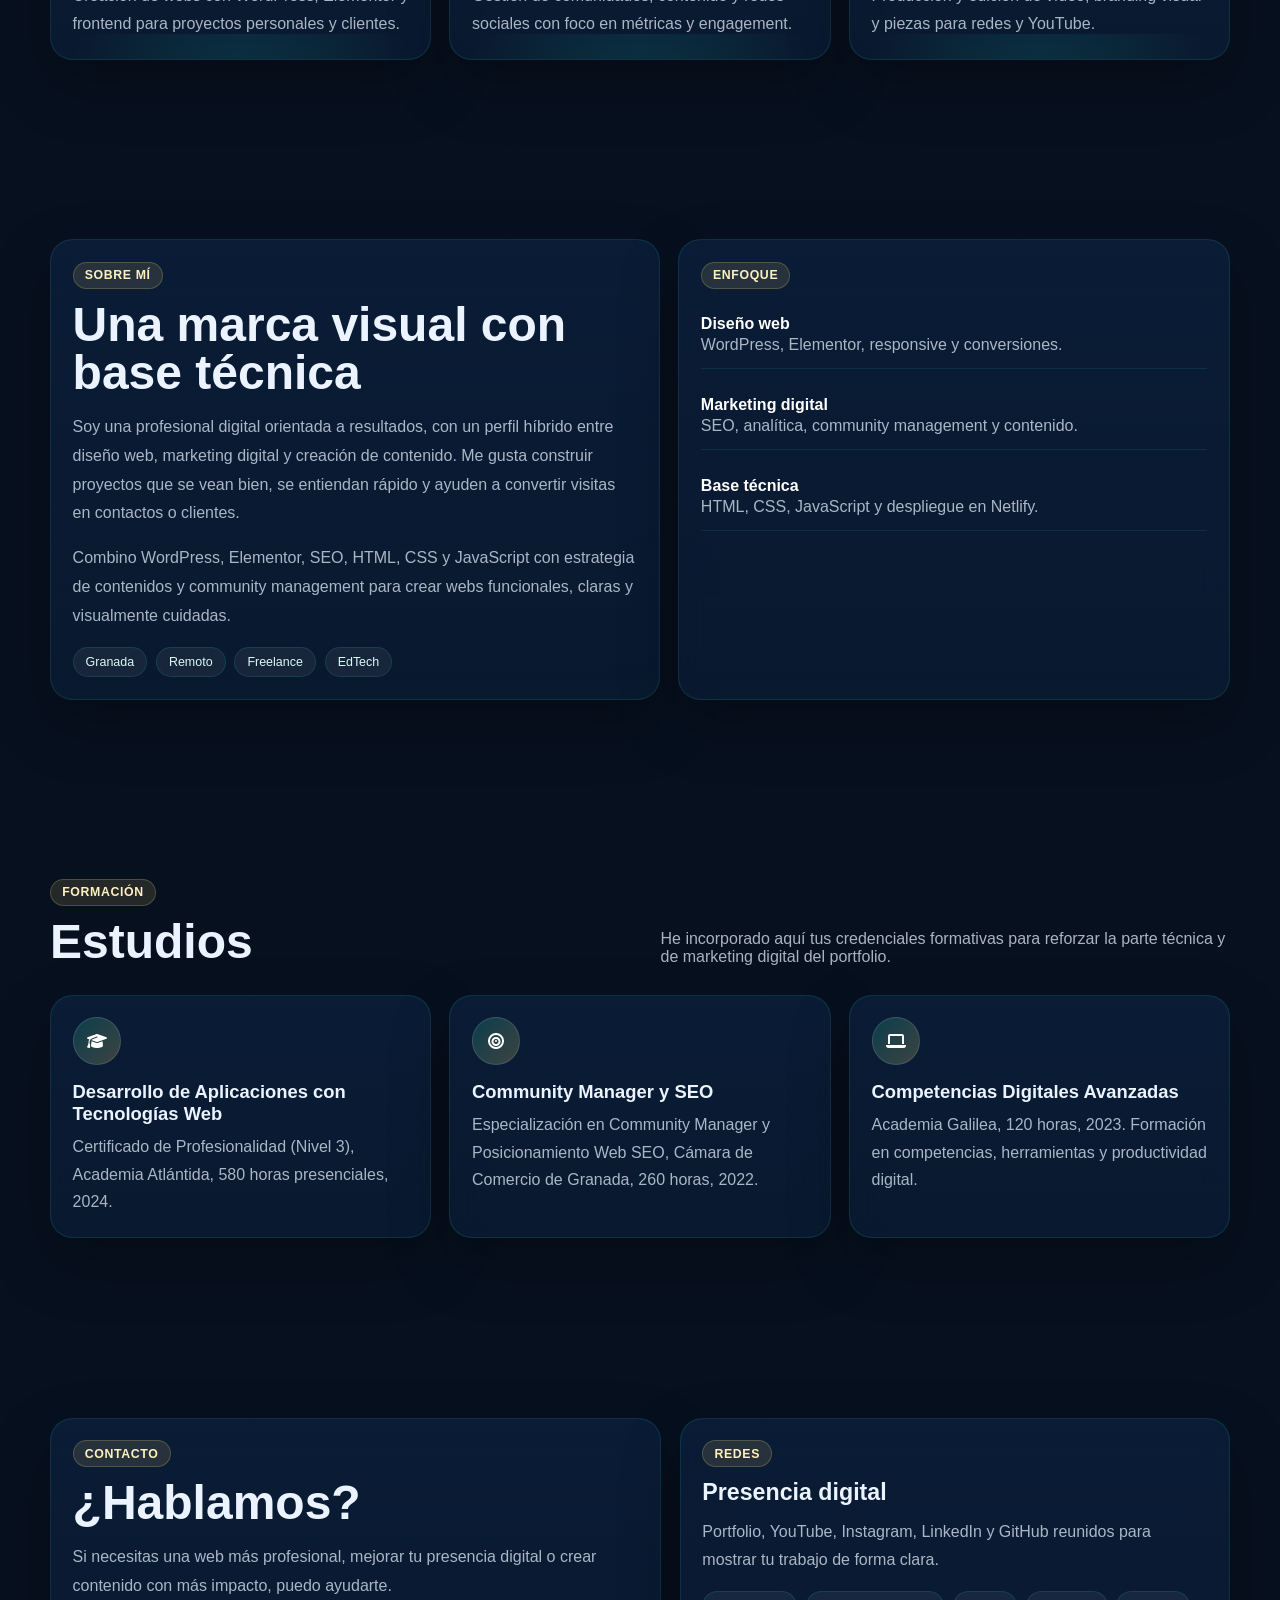
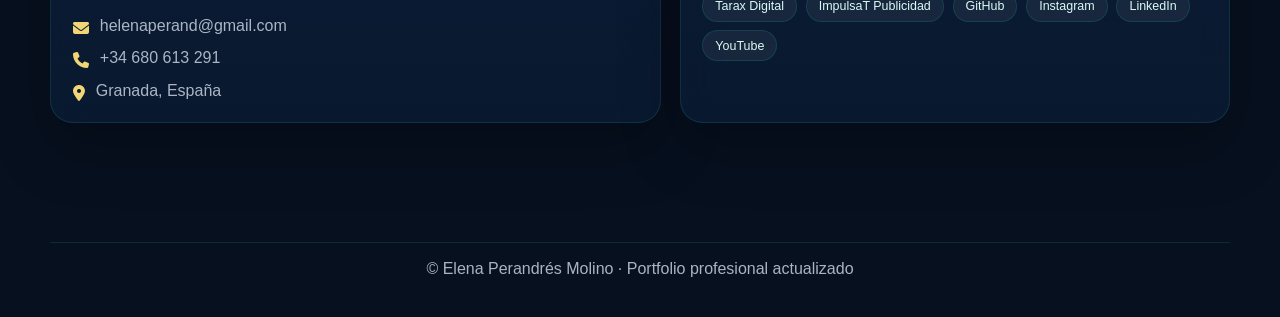
<file: GPT04.HTML>
<!DOCTYPE html>
<html lang="es" data-theme="dark">
<head>
  <meta charset="UTF-8" />
  <meta name="viewport" content="width=device-width, initial-scale=1.0" />
  <meta name="description" content="Portfolio de Elena Perandrés Molino, diseñadora web y especialista en marketing digital con experiencia en WordPress, Elementor, SEO, community management y frontend." />
  <title>Elena Perandrés Molino | Portfolio Profesional</title>
  <link rel="preconnect" href="https://api.fontshare.com" />
  <link rel="stylesheet" href="https://api.fontshare.com/v2/css?f[]=satoshi@400,500,700,900&f[]=clash-display@400,500,600&display=swap" />
  <link rel="stylesheet" href="https://cdnjs.cloudflare.com/ajax/libs/font-awesome/6.6.0/css/all.min.css" crossorigin="anonymous" referrerpolicy="no-referrer" />
  <style>
    :root {
      --bg: #07101f;
      --bg-2: #0b1f3a;
      --surface: rgba(11, 31, 58, 0.72);
      --surface-2: rgba(11, 31, 58, 0.88);
      --text: #eaf3ff;
      --muted: rgba(234, 243, 255, 0.72);
      --line: rgba(20, 184, 166, 0.18);
      --blue: #0b1f3a;
      --teal: #14b8a6;
      --amber: #f2d574;
      --shadow: 0 24px 60px rgba(0,0,0,.28);
      --radius-xl: 1.4rem;
      --radius-lg: 1rem;
      --max: 1180px;
      --font-body: 'Satoshi', sans-serif;
      --font-display: 'Clash Display', sans-serif;
    }
    *{box-sizing:border-box;margin:0;padding:0}
    html{scroll-behavior:smooth}
    body{
      font-family:var(--font-body);
      color:var(--text);
      background:
        radial-gradient(circle at top left, rgba(20,184,166,.14), transparent 24%),
        radial-gradient(circle at top right, rgba(242,213,116,.12), transparent 20%),
        linear-gradient(180deg, #081120 0%, var(--bg) 100%);
      min-height:100vh;
      overflow-x:hidden;
    }
    body::before, body::after{
      content:'';
      position:fixed;
      inset:auto;
      pointer-events:none;
      z-index:0;
      opacity:.55;
      width:180px;
      height:180px;
      border-radius:50%;
      filter:blur(14px);
      background: radial-gradient(circle, rgba(20,184,166,.22), transparent 62%);
      animation: floaty 12s ease-in-out infinite;
    }
    body::before{ left:-40px; top:18vh; }
    body::after{
      right:-55px;
      bottom:12vh;
      background: radial-gradient(circle, rgba(242,213,116,.20), transparent 62%);
      animation-duration: 15s;
    }
    @keyframes floaty{
      0%,100%{transform:translateY(0) translateX(0)}
      50%{transform:translateY(-18px) translateX(12px)}
    }
    .container{
      width:min(calc(100% - 2rem), var(--max));
      margin:0 auto;
      position:relative;
      z-index:1;
    }
    a{text-decoration:none;color:inherit}
    img{display:block;max-width:100%;height:auto}
    .skip{
      position:absolute;
      left:-999px;
      top:10px;
      background:var(--amber);
      color:#111;
      padding:.7rem 1rem;
      border-radius:999px;
      z-index:20;
    }
    .skip:focus{left:1rem}

    .header{
      position:sticky;
      top:0;
      z-index:50;
      backdrop-filter:blur(18px);
      background:rgba(7,16,31,.62);
      border-bottom:1px solid rgba(20,184,166,.15);
    }
    .header-inner{
      min-height:78px;
      display:flex;
      align-items:center;
      justify-content:space-between;
      gap:1rem;
    }
    .brand{display:flex;align-items:center;gap:.85rem;font-weight:700}
    .brand-mark{
      width:42px;height:42px;border-radius:50%;
      display:grid;place-items:center;
      background:linear-gradient(135deg,var(--teal),var(--amber));
      color:#04111d;
      box-shadow:0 8px 20px rgba(20,184,166,.25);
    }
    .brand-text strong{display:block;font-size:.95rem;letter-spacing:.02em}
    .brand-text span{display:block;font-size:.78rem;color:var(--muted)}
    .nav{display:flex;gap:1.15rem;flex-wrap:wrap}
    .nav a{
      font-size:.92rem;
      color:var(--muted);
      position:relative;
    }
    .nav a::after{
      content:'';
      position:absolute;
      left:0;
      bottom:-.35rem;
      width:100%;
      height:2px;
      border-radius:999px;
      background:linear-gradient(90deg,var(--teal),var(--amber));
      transform:scaleX(0);
      transform-origin:left;
      transition:transform .22s ease;
    }
    .nav a:hover::after{transform:scaleX(1)}
    .actions{display:flex;align-items:center;gap:.75rem}
    .btn,.icon-btn{border:0;cursor:pointer}
    .btn{
      display:inline-flex;
      align-items:center;
      justify-content:center;
      gap:.55rem;
      padding:.95rem 1.2rem;
      border-radius:999px;
      font-weight:700;
      font-size:.92rem;
      transition:.22s ease;
      box-shadow:0 10px 24px rgba(0,0,0,.18);
    }
    .btn-primary{
      background:linear-gradient(135deg,var(--teal),#0ea5a3);
      color:#031018;
    }
    .btn-primary:hover{
      transform:translateY(-2px) scale(1.01);
      box-shadow:0 18px 34px rgba(20,184,166,.22);
    }
    .btn-secondary{
      background:rgba(255,255,255,.05);
      color:var(--text);
      border:1px solid rgba(20,184,166,.18);
    }
    .btn-secondary:hover{
      background:rgba(255,255,255,.09);
      transform:translateY(-2px);
    }
    .icon-btn{
      width:44px;height:44px;border-radius:50%;
      background:rgba(255,255,255,.05);
      color:var(--text);
      border:1px solid rgba(20,184,166,.18);
      display:grid;place-items:center;
    }
    .menu-btn{display:none}

    section{
      padding:clamp(4rem,7vw,6.5rem) 0;
      position:relative;
    }
    .reveal{
      opacity:0;
      transform:translateY(34px);
      transition:opacity .7s ease, transform .7s ease;
    }
    .reveal.is-visible{
      opacity:1;
      transform:translateY(0);
    }

    .hero{
      padding-top:clamp(3.5rem,6vw,5.5rem);
      min-height:88vh;
      display:flex;
      align-items:center;
    }
    .hero-grid{
      display:grid;
      grid-template-columns:1.15fr .85fr;
      gap:2rem;
      align-items:center;
    }
    .eyebrow{
      display:inline-flex;
      align-items:center;
      gap:.45rem;
      padding:.45rem .8rem;
      border-radius:999px;
      background:rgba(20,184,166,.12);
      border:1px solid rgba(20,184,166,.24);
      color:#7ff7ea;
      font-weight:700;
      font-size:.78rem;
      letter-spacing:.06em;
      text-transform:uppercase;
    }
    h1,h2,h3{font-family:var(--font-display)}
    h1{
      font-size:clamp(3rem,7vw,5.6rem);
      line-height:.95;
      margin:.9rem 0 1rem;
      max-width:11ch;
    }
    .lead{
      font-size:1.08rem;
      color:var(--muted);
      max-width:58ch;
      line-height:1.8;
    }
    .hero-cta{
      display:flex;
      flex-wrap:wrap;
      gap:.75rem;
      margin:1.6rem 0 1.9rem;
    }
    .hero-grid .panel{
      background:var(--surface);
      border:1px solid rgba(20,184,166,.16);
      box-shadow:var(--shadow);
      backdrop-filter:blur(14px);
    }
    .hero-card{
      padding:1.1rem;
      border-radius:var(--radius-xl);
    }
    .hero-photo{
      width:100%;
      aspect-ratio:4/4.75;
      object-fit:cover;
      border-radius:1rem;
      border:1px solid rgba(242,213,116,.18);
      box-shadow:0 18px 50px rgba(0,0,0,.25);
    }
    .hero-card h2{
      font-size:1.45rem;
      margin:1rem 0 .65rem;
    }
    .hero-card p{
      color:var(--muted);
      margin-bottom:1rem;
    }
    .tag-list{
      display:flex;
      flex-wrap:wrap;
      gap:.55rem;
    }
    .tag{
      padding:.45rem .75rem;
      border-radius:999px;
      background:rgba(255,255,255,.06);
      border:1px solid rgba(20,184,166,.18);
      font-size:.78rem;
      color:#dafaf6;
    }
    .metrics{
      display:grid;
      grid-template-columns:repeat(3,1fr);
      gap:.85rem;
      margin-top:1.2rem;
    }
    .metric{
      background:rgba(255,255,255,.04);
      border:1px solid rgba(20,184,166,.16);
      border-radius:var(--radius-lg);
      padding:1rem;
      box-shadow:var(--shadow);
      backdrop-filter:blur(12px);
    }
    .metric strong{
      display:block;
      font-size:1.2rem;
      margin-bottom:.2rem;
      color:#fff;
    }
    .metric span{
      color:var(--muted);
      font-size:.88rem;
    }

    .section-head{
      display:flex;
      justify-content:space-between;
      align-items:flex-end;
      gap:1.5rem;
      margin-bottom:1.8rem;
    }
    .section-tag{
      display:inline-flex;
      align-items:center;
      gap:.4rem;
      padding:.35rem .7rem;
      border-radius:999px;
      background:rgba(242,213,116,.12);
      border:1px solid rgba(242,213,116,.22);
      color:#fff0bf;
      font-size:.77rem;
      font-weight:700;
      text-transform:uppercase;
      letter-spacing:.05em;
      margin-bottom:.75rem;
    }
    .section-title{
      font-size:clamp(2rem,4vw,3rem);
      line-height:1;
    }
    .section-subtitle{
      color:var(--muted);
      max-width:64ch;
    }

    .services-grid,
    .experience-grid,
    .contact-grid{
      display:grid;
      gap:1.15rem;
      grid-template-columns:repeat(3,minmax(0,1fr));
    }
    .panel-card{
      position:relative;
      overflow:hidden;
      background:linear-gradient(180deg, rgba(11,31,58,.84), rgba(11,31,58,.62));
      border:1px solid rgba(20,184,166,.15);
      border-radius:var(--radius-xl);
      padding:1.35rem;
      box-shadow:var(--shadow);
      backdrop-filter:blur(16px);
      transition:transform .22s ease, box-shadow .22s ease, border-color .22s ease;
    }
    .panel-card::before{
      content:'';
      position:absolute;
      inset:-1px;
      border-radius:inherit;
      border:1px solid rgba(255,255,255,.12);
      pointer-events:none;
    }
    .panel-card::after{
      content:'';
      position:absolute;
      inset:auto -20% -60% -20%;
      height:140px;
      background:radial-gradient(circle, rgba(20,184,166,.18), transparent 65%);
      pointer-events:none;
    }
    .panel-card:hover{
      transform:translateY(-8px) scale(1.02);
      border-color:rgba(242,213,116,.28);
      box-shadow:0 28px 60px rgba(0,0,0,.34);
    }
    .panel-icon{
      width:48px;height:48px;
      border-radius:50%;
      display:grid;
      place-items:center;
      margin-bottom:.95rem;
      background:linear-gradient(135deg,rgba(20,184,166,.22),rgba(242,213,116,.22));
      color:#fff;
      border:1px solid rgba(255,255,255,.12);
    }
    .panel-card h3{
      font-size:1.15rem;
      margin-bottom:.55rem;
    }
    .panel-card p{
      color:var(--muted);
      line-height:1.72;
    }

    .portfolio-grid{
      display:grid;
      grid-template-columns:repeat(3,minmax(0,1fr));
      gap:1.1rem;
    }
    .portfolio-item{
      position:relative;
      overflow:hidden;
      min-height:360px;
      border-radius:var(--radius-xl);
      border:1px solid rgba(20,184,166,.15);
      box-shadow:var(--shadow);
      background:#09162b;
      transition:transform .25s ease, box-shadow .25s ease, border-color .25s ease;
    }
    .portfolio-item:hover{
      transform:translateY(-10px);
      border-color:rgba(242,213,116,.30);
      box-shadow:0 32px 70px rgba(0,0,0,.38);
    }
    .portfolio-image{
      width:100%;
      height:100%;
      min-height:360px;
      object-fit:cover;
      filter:saturate(1.05) contrast(1.04);
      transition:transform .35s ease;
    }
    .portfolio-item:hover .portfolio-image{transform:scale(1.07)}
    .portfolio-overlay{
      position:absolute;
      inset:auto 0 0 0;
      padding:1rem;
      background:linear-gradient(180deg, rgba(11,31,58,0) 0%, rgba(11,31,58,.92) 54%, rgba(11,31,58,.98) 100%);
      border-top:1px solid rgba(255,255,255,.08);
    }
    .portfolio-overlay h3{
      font-size:1.08rem;
      margin-bottom:.28rem;
    }
    .portfolio-overlay p{
      font-size:.9rem;
      color:var(--muted);
      margin-bottom:.8rem;
    }
    .portfolio-tags{
      display:flex;
      flex-wrap:wrap;
      gap:.45rem;
    }
    .portfolio-tag{
      padding:.35rem .6rem;
      border-radius:999px;
      background:rgba(255,255,255,.08);
      border:1px solid rgba(20,184,166,.16);
      font-size:.74rem;
      color:#f7fbff;
    }

    .about-grid{
      display:grid;
      grid-template-columns:1.05fr .95fr;
      gap:1.15rem;
    }
    .stack-list{
      list-style:none;
      display:grid;
      gap:.8rem;
    }
    .stack-list li{
      padding:.9rem 0;
      border-bottom:1px solid rgba(20,184,166,.14);
      color:var(--muted);
    }
    .stack-list strong{
      display:block;
      color:#fff;
      margin-bottom:.15rem;
    }

    .contact-grid{
      grid-template-columns:1fr .9fr;
    }
    .contact-list{
      list-style:none;
      display:grid;
      gap:.85rem;
      margin-top:1rem;
    }
    .contact-list li{
      display:flex;
      gap:.7rem;
      align-items:flex-start;
      color:var(--muted);
    }
    .contact-list i{
      color:var(--amber);
      margin-top:.18rem;
    }

    .back-top{
      position:fixed;
      right:1.15rem;
      bottom:1.15rem;
      width:52px;
      height:52px;
      border-radius:50%;
      display:grid;
      place-items:center;
      background:linear-gradient(135deg,var(--teal),var(--amber));
      color:#031018;
      box-shadow:0 18px 36px rgba(0,0,0,.3);
      opacity:0;
      visibility:hidden;
      transform:translateY(14px);
      transition:.22s ease;
      z-index:60;
    }
    .back-top.visible{
      opacity:1;
      visibility:visible;
      transform:translateY(0);
    }

    footer{
      padding:1.8rem 0 2.4rem;
      color:var(--muted);
      text-align:center;
    }
    .footer-line{
      border-top:1px solid rgba(20,184,166,.16);
      padding-top:1.1rem;
    }

    .floaters{
      position:fixed;
      inset:0;
      pointer-events:none;
      z-index:0;
      overflow:hidden;
    }
    .floater{
      position:absolute;
      width:10px;
      height:10px;
      border-radius:50%;
      background:radial-gradient(circle, rgba(20,184,166,.9), rgba(20,184,166,0));
      filter:drop-shadow(0 0 10px rgba(20,184,166,.4));
      opacity:.8;
      animation: drift linear infinite;
    }
    .floater.amber{
      background:radial-gradient(circle, rgba(242,213,116,.95), rgba(242,213,116,0));
      filter:drop-shadow(0 0 10px rgba(242,213,116,.35));
    }
    @keyframes drift{
      from{transform:translate3d(0,0,0) scale(.8)}
      to{transform:translate3d(var(--dx), var(--dy),0) scale(1.2)}
    }

    @media (max-width: 1200px){
      .portfolio-grid{grid-template-columns:repeat(2,minmax(0,1fr))}
      .services-grid,.experience-grid{grid-template-columns:repeat(2,minmax(0,1fr))}
    }
    @media (max-width: 900px){
      .hero-grid,.about-grid,.contact-grid{grid-template-columns:1fr}
      .nav{
        display:none;
        position:absolute;
        left:0;
        right:0;
        top:78px;
        padding:1rem;
        background:rgba(7,16,31,.96);
        border-bottom:1px solid rgba(20,184,166,.14);
      }
      .nav.open{
        display:flex;
        flex-direction:column;
      }
      .menu-btn{display:grid}
      .services-grid,.experience-grid,.portfolio-grid{grid-template-columns:1fr}
      .metrics{grid-template-columns:1fr}
    }
  </style>
</head>
<body>
  <div class="floaters" id="floaters"></div>
  <a class="skip" href="#contenido">Saltar al contenido</a>

  <header class="header">
    <div class="container header-inner">
      <a class="brand" href="#inicio">
        <span class="brand-mark"><i class="fa-solid fa-e"></i></span>
        <span class="brand-text">
          <strong>Elena Perandrés</strong>
          <span>Diseño web y marketing digital</span>
        </span>
      </a>
      <nav class="nav" id="nav">
        <a href="#inicio">Inicio</a>
        <a href="#servicios">Servicios</a>
        <a href="#portfolio">Portfolio</a>
        <a href="#experiencia">Experiencia</a>
        <a href="#sobre-mi">Sobre mí</a>
        <a href="#estudios">Estudios</a>
        <a href="#contacto">Contacto</a>
      </nav>
      <div class="actions">
        <a class="btn btn-secondary" href="cv-Linkedin.pdf" target="_blank" rel="noopener noreferrer">Descargar CV</a>
        <button class="icon-btn menu-btn" id="menuBtn" aria-controls="nav" aria-expanded="false" aria-label="Abrir menú"><i class="fa-solid fa-bars"></i></button>
      </div>
    </div>
  </header>

  <main id="contenido">
    <section class="hero reveal" id="inicio">
      <div class="container hero-grid">
        <div>
          <span class="eyebrow"><i class="fa-solid fa-sparkles"></i> Azul profundo · turquesa vivo · ámbar energético</span>
          <h1>Diseño web que comunica, ordena y convierte.</h1>
          <p class="lead">Soy Elena Perandrés Molino, diseñadora web y especialista en marketing digital. Trabajo con WordPress, Elementor, SEO, frontend y gestión de comunidad para crear experiencias visuales con personalidad y resultados.</p>
          <div class="hero-cta">
            <a class="btn btn-primary" href="#portfolio">Ver portfolio</a>
            <a class="btn btn-secondary" href="#contacto">Hablemos</a>
          </div>
          <div class="metrics">
            <div class="metric"><strong>WordPress + Elementor</strong><span>Diseño flexible y orientado a conversión.</span></div>
            <div class="metric"><strong>SEO + Analytics</strong><span>Contenido, rendimiento y visibilidad.</span></div>
            <div class="metric"><strong>Frontend</strong><span>HTML, CSS, JavaScript y despliegue web.</span></div>
          </div>
        </div>
        <aside class="panel-card hero-card">
          <img class="hero-photo" src="img/yo.jpg" alt="Elena Perandrés Molino" />
          <h2>Perfil híbrido y visual</h2>
          <p>Una mezcla de diseño, estrategia y técnica para marcas, negocios locales y proyectos digitales.</p>
          <div class="tag-list">
            <span class="tag">WordPress</span>
            <span class="tag">Elementor</span>
            <span class="tag">SEO</span>
            <span class="tag">Community Manager</span>
            <span class="tag">Canva</span>
            <span class="tag">DaVinci Resolve</span>
          </div>
        </aside>
      </div>
    </section>

    <section class="reveal" id="servicios">
      <div class="container">
        <div class="section-head">
          <div><span class="section-tag">Servicios</span><h2 class="section-title">Lo que hago</h2></div>
          <p class="section-subtitle">He aplicado el estilo azul profundo, turquesa y ámbar también en las tarjetas para dar más contraste, profundidad y una apariencia más premium.</p>
        </div>
        <div class="services-grid">
          <article class="panel-card reveal"><div class="panel-icon"><i class="fa-solid fa-laptop-code"></i></div><h3>Diseño web</h3><p>Webs corporativas, landing pages y portfolios con diseño responsive, jerarquía clara y enfoque comercial.</p></article>
          <article class="panel-card reveal"><div class="panel-icon"><i class="fa-solid fa-chart-line"></i></div><h3>SEO y rendimiento</h3><p>Optimización técnica, contenido, velocidad de carga y estructura para mejorar visibilidad y experiencia.</p></article>
          <article class="panel-card reveal"><div class="panel-icon"><i class="fa-solid fa-bullhorn"></i></div><h3>Marketing digital</h3><p>Community management, estrategia de contenidos, branding visual y crecimiento de audiencias.</p></article>
        </div>
      </div>
    </section>

    <section class="reveal" id="portfolio">
      <div class="container">
        <div class="section-head">
          <div><span class="section-tag">Mi trabajo</span><h2 class="section-title">Portfolio seleccionado</h2></div>
          <p class="section-subtitle">La sección queda en 2 filas y 3 columnas en escritorio, con tarjetas más visuales, overlays elegantes y separación limpia.</p>
        </div>
        <div class="portfolio-grid">
          <article class="portfolio-item reveal" data-delay="0"><img class="portfolio-image" src="img/diseño-web.png" alt="Tarax Digital"><div class="portfolio-overlay"><h3>Tarax Digital</h3><p>Portfolio y hub de recursos digitales.</p><div class="portfolio-tags"><span class="portfolio-tag">Marca personal</span><span class="portfolio-tag">SEO</span><span class="portfolio-tag">Frontend</span></div></div></article>
          <article class="portfolio-item reveal" data-delay="80"><img class="portfolio-image" src="img/agencia-publicidad.png" alt="ImpulsaT Publicidad"><div class="portfolio-overlay"><h3>ImpulsaT Publicidad</h3><p>Servicios digitales y emprendimiento.</p><div class="portfolio-tags"><span class="portfolio-tag">WordPress</span><span class="portfolio-tag">Conversión</span><span class="portfolio-tag">Branding</span></div></div></article>
          <article class="portfolio-item reveal" data-delay="160"><img class="portfolio-image" src="img/creaydecora.png" alt="Web negocio local"><div class="portfolio-overlay"><h3>Web para negocio local</h3><p>Presencia profesional y captación.</p><div class="portfolio-tags"><span class="portfolio-tag">Responsive</span><span class="portfolio-tag">Ventas</span><span class="portfolio-tag">UI</span></div></div></article>
          <article class="portfolio-item reveal" data-delay="240"><img class="portfolio-image" src="img/cafetería.png" alt="Diseño para cafetería"><div class="portfolio-overlay"><h3>Diseño para cafetería</h3><p>Identidad visual con aroma a marca.</p><div class="portfolio-tags"><span class="portfolio-tag">Branding</span><span class="portfolio-tag">Diseño</span><span class="portfolio-tag">Web</span></div></div></article>
          <article class="portfolio-item reveal" data-delay="320"><img class="portfolio-image" src="img/grid.png" alt="Creatividad visual con IA"><div class="portfolio-overlay"><h3>Creatividad visual con IA</h3><p>Recursos visuales, prompts y piezas creativas.</p><div class="portfolio-tags"><span class="portfolio-tag">IA</span><span class="portfolio-tag">Canva</span><span class="portfolio-tag">Contenido</span></div></div></article>
          <article class="portfolio-item reveal" data-delay="400"><img class="portfolio-image" src="img/2.png" alt="Selección creativa"><div class="portfolio-overlay"><h3>Selección creativa</h3><p>Piezas visuales para comunicar mejor.</p><div class="portfolio-tags"><span class="portfolio-tag">Visual</span><span class="portfolio-tag">Social</span><span class="portfolio-tag">Contenido</span></div></div></article>
        </div>
      </div>
    </section>

    <section class="reveal" id="experiencia">
      <div class="container">
        <div class="section-head">
          <div><span class="section-tag">Experiencia</span><h2 class="section-title">Trayectoria</h2></div>
          <p class="section-subtitle">Las tarjetas también reciben profundidad, borde suave, sombra y elevación al pasar el cursor.</p>
        </div>
        <div class="experience-grid">
          <article class="panel-card reveal"><div class="panel-icon"><i class="fa-solid fa-code"></i></div><h3>Diseñadora web freelance</h3><p>Creación de webs con WordPress, Elementor y frontend para proyectos personales y clientes.</p></article>
          <article class="panel-card reveal"><div class="panel-icon"><i class="fa-solid fa-users"></i></div><h3>Community manager</h3><p>Gestión de comunidades, contenido y redes sociales con foco en métricas y engagement.</p></article>
          <article class="panel-card reveal"><div class="panel-icon"><i class="fa-solid fa-video"></i></div><h3>Contenido audiovisual</h3><p>Producción y edición de vídeo, branding visual y piezas para redes y YouTube.</p></article>
        </div>
      </div>
    </section>

    <section class="reveal" id="sobre-mi">
      <div class="container about-grid">
        <article class="panel-card reveal">
          <span class="section-tag">Sobre mí</span>
          <h2 class="section-title" style="margin-bottom:1rem">Una marca visual con base técnica</h2>
          <p style="color:var(--muted);line-height:1.8">Soy una profesional digital orientada a resultados, con un perfil híbrido entre diseño web, marketing digital y creación de contenido. Me gusta construir proyectos que se vean bien, se entiendan rápido y ayuden a convertir visitas en contactos o clientes.</p>
          <p style="color:var(--muted);line-height:1.8;margin-top:1rem">Combino WordPress, Elementor, SEO, HTML, CSS y JavaScript con estrategia de contenidos y community management para crear webs funcionales, claras y visualmente cuidadas.</p>
          <div class="tag-list" style="margin-top:1rem">
            <span class="tag">Granada</span>
            <span class="tag">Remoto</span>
            <span class="tag">Freelance</span>
            <span class="tag">EdTech</span>
          </div>
        </article>
        <article class="panel-card reveal">
          <span class="section-tag">Enfoque</span>
          <ul class="stack-list">
            <li><strong>Diseño web</strong>WordPress, Elementor, responsive y conversiones.</li>
            <li><strong>Marketing digital</strong>SEO, analítica, community management y contenido.</li>
            <li><strong>Base técnica</strong>HTML, CSS, JavaScript y despliegue en Netlify.</li>
          </ul>
        </article>
      </div>
    </section>

    <section class="reveal" id="estudios">
      <div class="container">
        <div class="section-head">
          <div><span class="section-tag">Formación</span><h2 class="section-title">Estudios</h2></div>
          <p class="section-subtitle">He incorporado aquí tus credenciales formativas para reforzar la parte técnica y de marketing digital del portfolio.</p>
        </div>
        <div class="services-grid">
          <article class="panel-card reveal"><div class="panel-icon"><i class="fa-solid fa-graduation-cap"></i></div><h3>Desarrollo de Aplicaciones con Tecnologías Web</h3><p>Certificado de Profesionalidad (Nivel 3), Academia Atlántida, 580 horas presenciales, 2024.</p></article>
          <article class="panel-card reveal"><div class="panel-icon"><i class="fa-solid fa-bullseye"></i></div><h3>Community Manager y SEO</h3><p>Especialización en Community Manager y Posicionamiento Web SEO, Cámara de Comercio de Granada, 260 horas, 2022.</p></article>
          <article class="panel-card reveal"><div class="panel-icon"><i class="fa-solid fa-laptop"></i></div><h3>Competencias Digitales Avanzadas</h3><p>Academia Galilea, 120 horas, 2023. Formación en competencias, herramientas y productividad digital.</p></article>
        </div>
      </div>
    </section>

    <section class="reveal" id="contacto">
      <div class="container contact-grid">
        <article class="panel-card reveal">
          <span class="section-tag">Contacto</span>
          <h2 class="section-title" style="margin-bottom:1rem">¿Hablamos?</h2>
          <p style="color:var(--muted);line-height:1.8">Si necesitas una web más profesional, mejorar tu presencia digital o crear contenido con más impacto, puedo ayudarte.</p>
          <ul class="contact-list">
            <li><i class="fa-solid fa-envelope"></i><span>helenaperand@gmail.com</span></li>
            <li><i class="fa-solid fa-phone"></i><span>+34 680 613 291</span></li>
            <li><i class="fa-solid fa-location-dot"></i><span>Granada, España</span></li>
          </ul>
        </article>
        <article class="panel-card reveal">
          <span class="section-tag">Redes</span>
          <h3 style="font-size:1.45rem;margin-bottom:.7rem">Presencia digital</h3>
          <p style="color:var(--muted);line-height:1.8">Portfolio, YouTube, Instagram, LinkedIn y GitHub reunidos para mostrar tu trabajo de forma clara.</p>
          <div class="tag-list" style="margin-top:1rem">
            <a class="tag" href="https://taraxdigital.netlify.app/" target="_blank" rel="noopener noreferrer">Tarax Digital</a>
            <a class="tag" href="https://impulsatpublicidad.netlify.app/" target="_blank" rel="noopener noreferrer">ImpulsaT Publicidad</a>
            <a class="tag" href="https://github.com/taraxdigital" target="_blank" rel="noopener noreferrer">GitHub</a>
            <a class="tag" href="https://www.instagram.com/taraxdigital/" target="_blank" rel="noopener noreferrer">Instagram</a>
            <a class="tag" href="https://www.linkedin.com/in/elena-perandres-molino/" target="_blank" rel="noopener noreferrer">LinkedIn</a>
            <a class="tag" href="https://www.youtube.com/@spinning-music_bySatarax" target="_blank" rel="noopener noreferrer">YouTube</a>
          </div>
        </article>
      </div>
    </section>
  </main>

  <a class="back-top" href="#inicio" id="backTop" aria-label="Volver arriba"><i class="fa-solid fa-arrow-up"></i></a>
  <footer><div class="container footer-line">© Elena Perandrés Molino · Portfolio profesional actualizado</div></footer>

  <script>
    const nav = document.getElementById('nav');
    const menuBtn = document.getElementById('menuBtn');
    const backTop = document.getElementById('backTop');
    const reveal = document.querySelectorAll('.reveal');
    const floaters = document.getElementById('floaters');

    for (let i = 0; i < 18; i++) {
      const s = document.createElement('span');
      s.className = 'floater ' + (i % 3 === 0 ? 'amber' : '');
      s.style.left = Math.random() * 100 + 'vw';
      s.style.top = Math.random() * 100 + 'vh';
      s.style.setProperty('--dx', (Math.random() * 80 - 40) + 'px');
      s.style.setProperty('--dy', (Math.random() * 120 - 60) + 'px');
      s.style.animationDuration = (10 + Math.random() * 10) + 's';
      s.style.animationDelay = (-Math.random() * 10) + 's';
      s.style.width = s.style.height = (4 + Math.random() * 7) + 'px';
      floaters.appendChild(s);
    }

    menuBtn.addEventListener('click', () => {
      const open = nav.classList.toggle('open');
      menuBtn.setAttribute('aria-expanded', open ? 'true' : 'false');
    });

    nav.querySelectorAll('a').forEach(a => a.addEventListener('click', () => nav.classList.remove('open')));

    const io = new IntersectionObserver((entries) => {
      entries.forEach((entry) => {
        if (entry.isIntersecting) {
          const d = Number(entry.target.dataset.delay || 0);
          setTimeout(() => entry.target.classList.add('is-visible'), d);
          io.unobserve(entry.target);
        }
      });
    }, { threshold: 0.14 });
    reveal.forEach(el => io.observe(el));

    const toggleBack = () => backTop.classList.toggle('visible', window.scrollY > 480);
    toggleBack();
    window.addEventListener('scroll', toggleBack, { passive: true });
  </script>
</body>
</html>
</file>
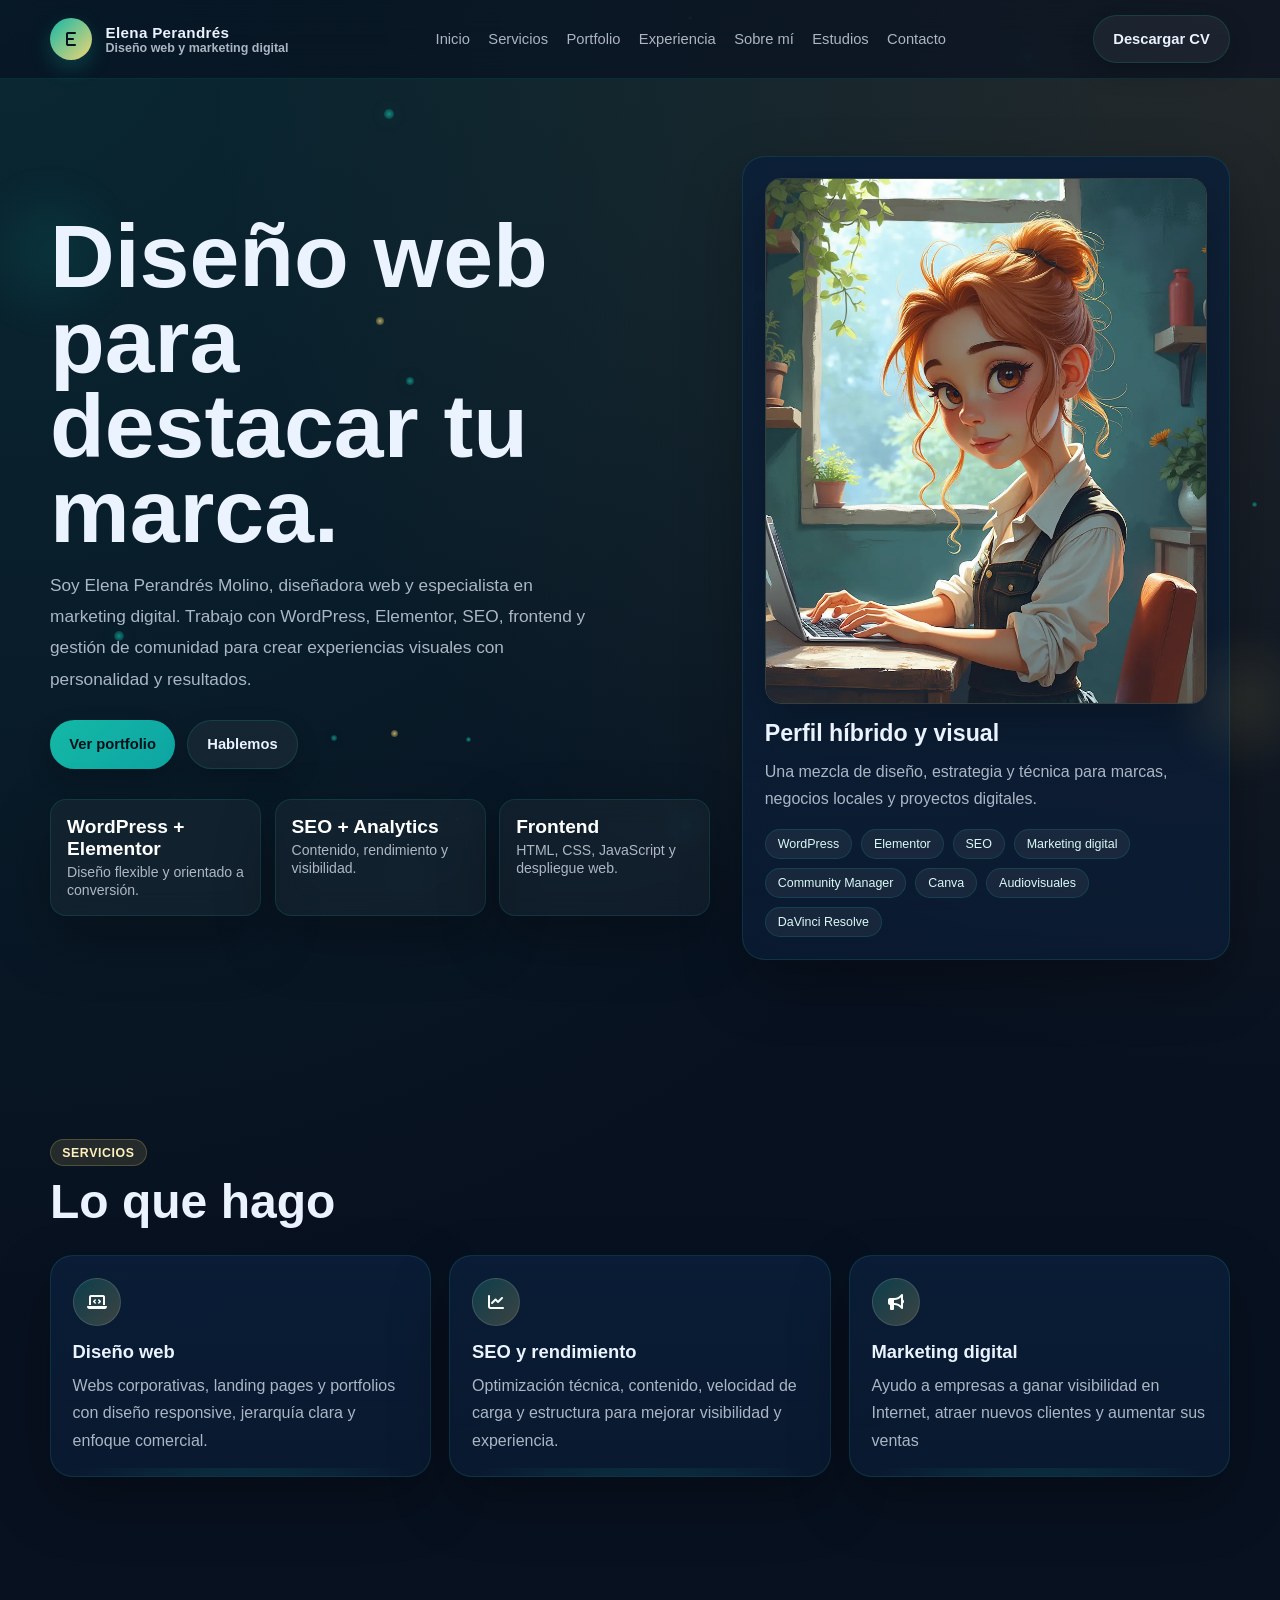
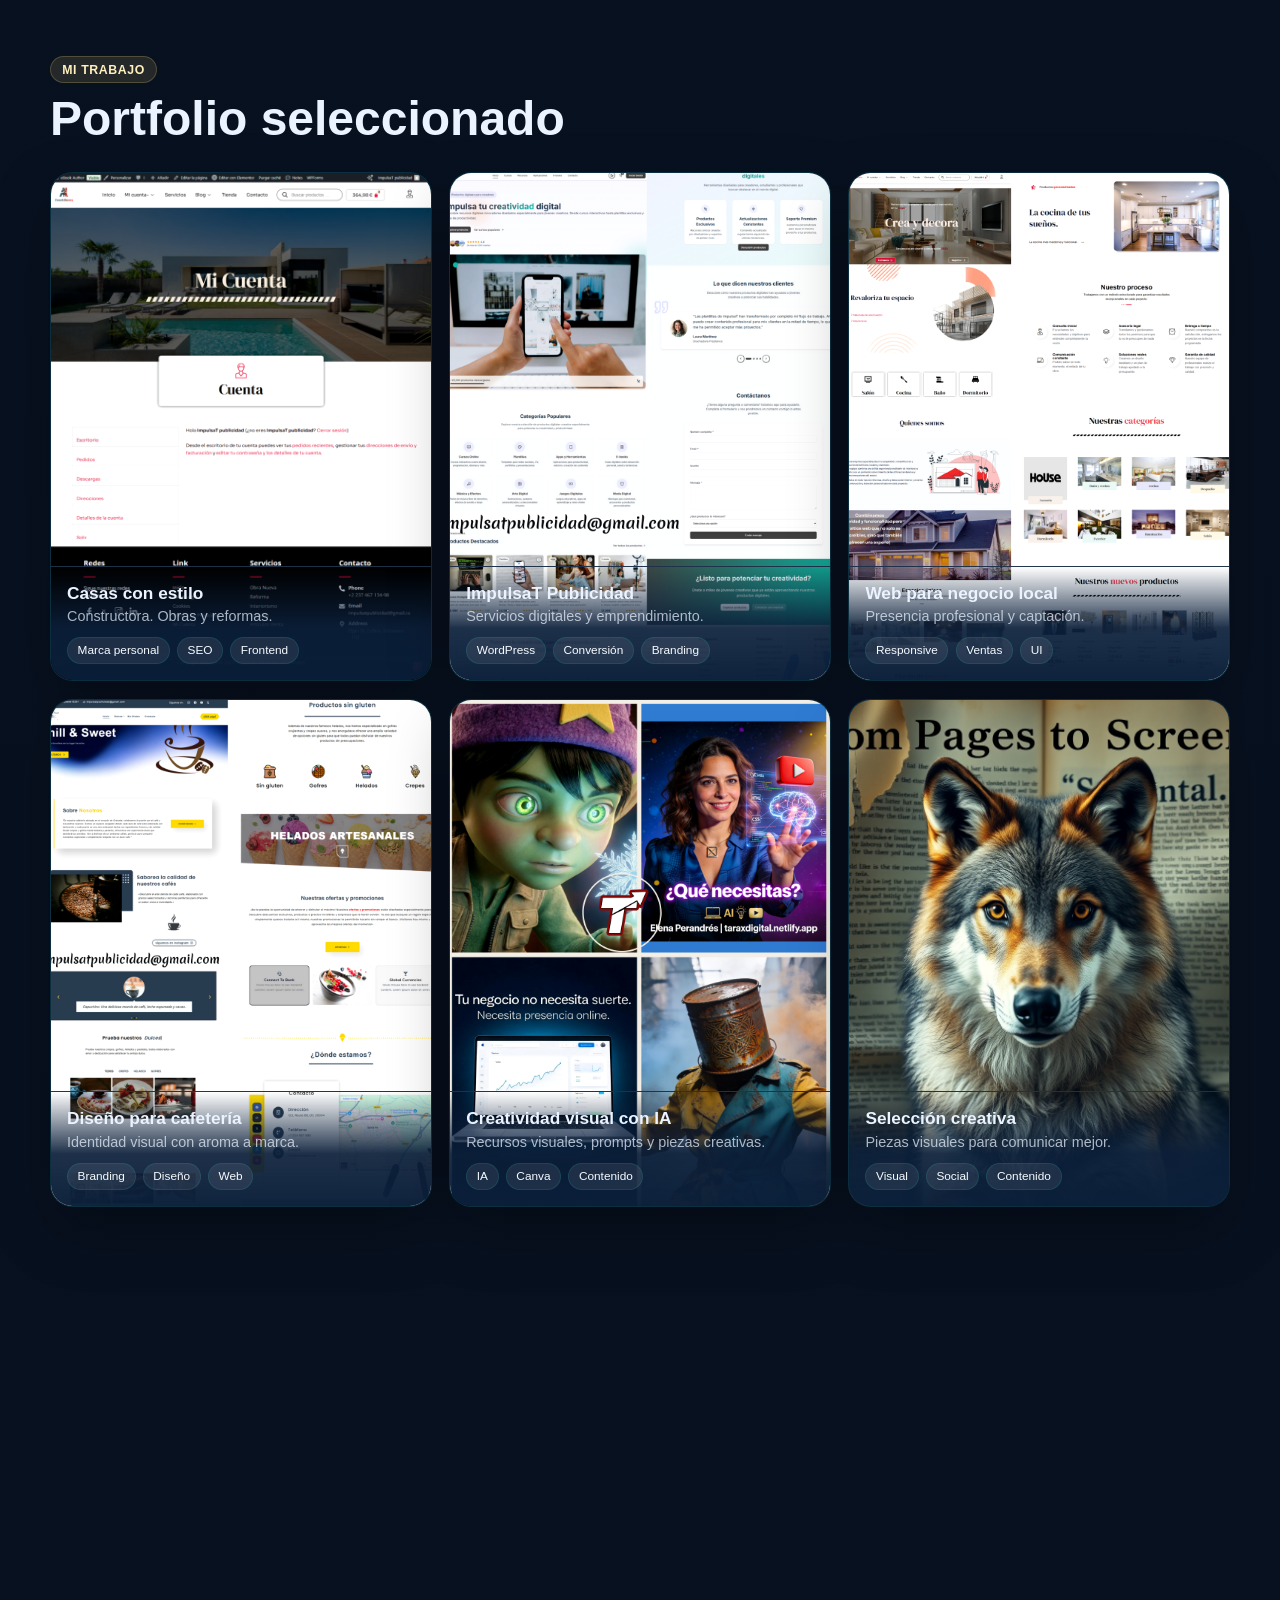
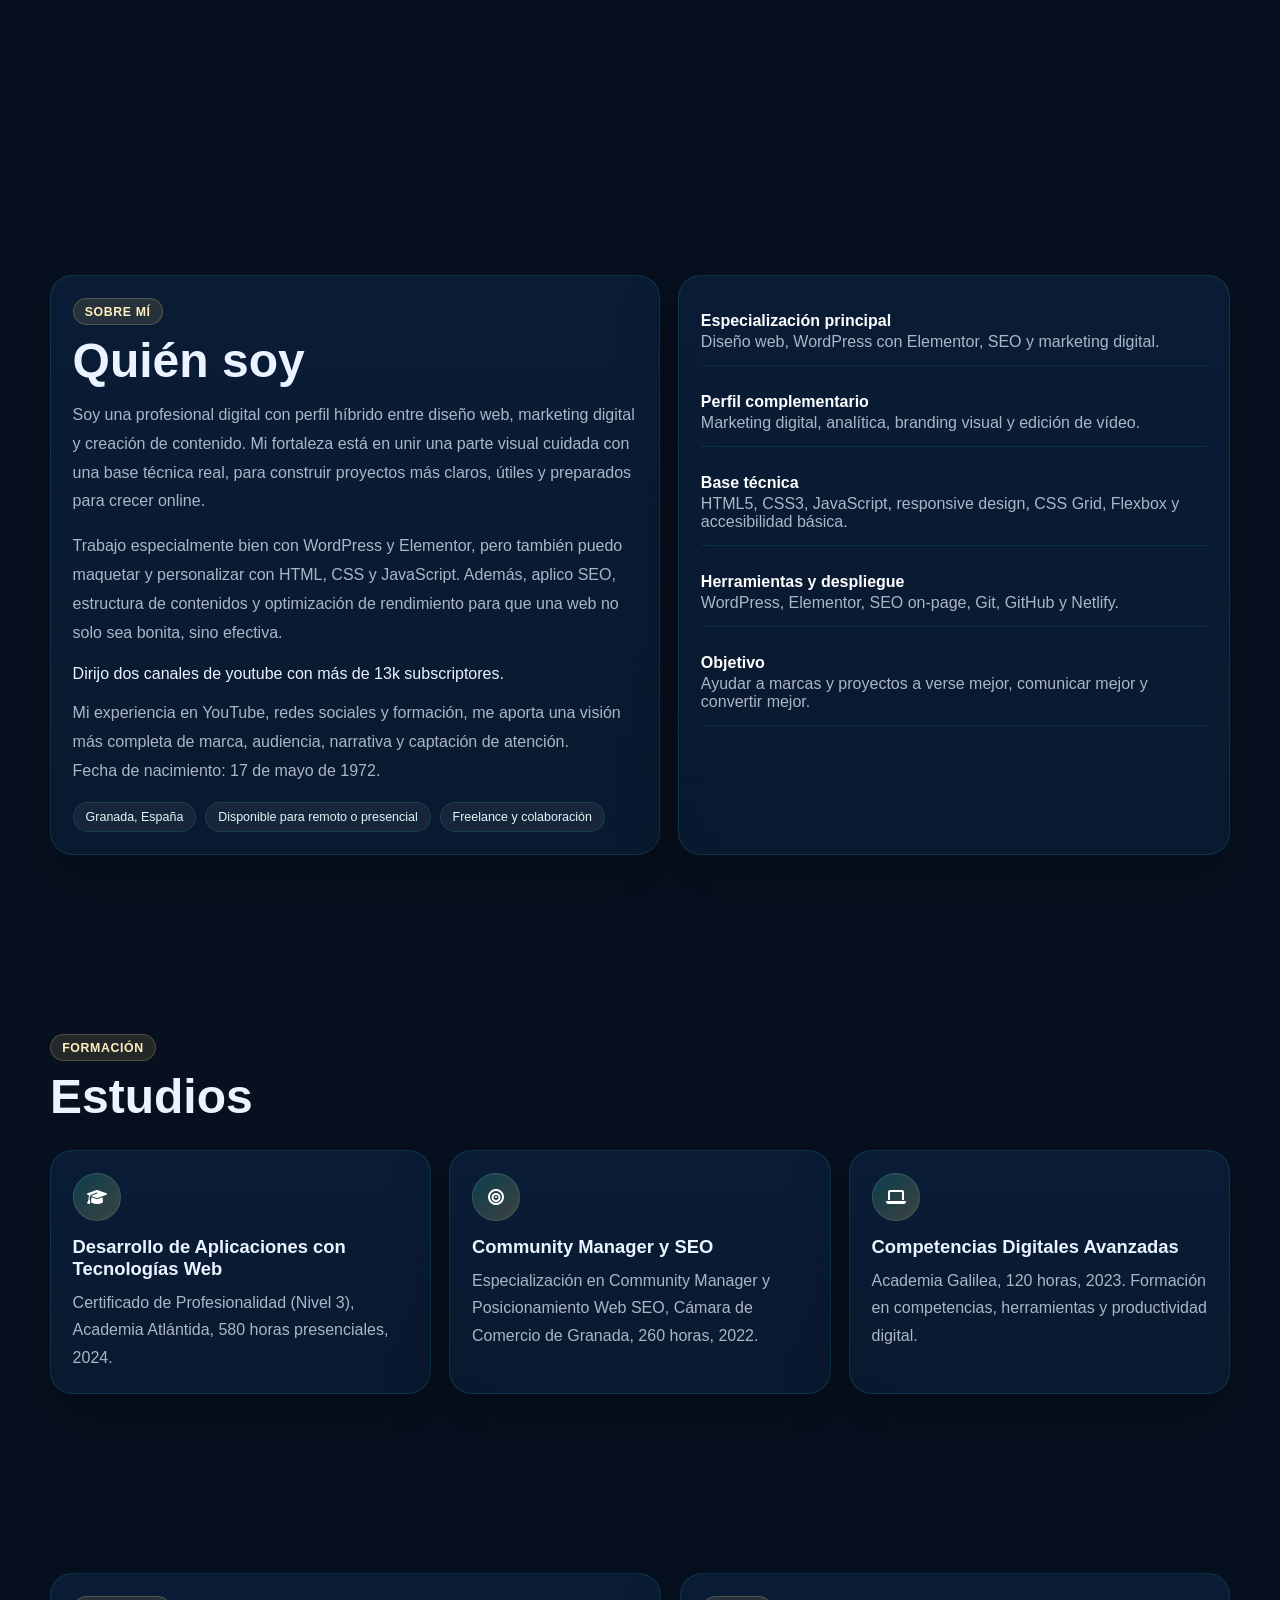
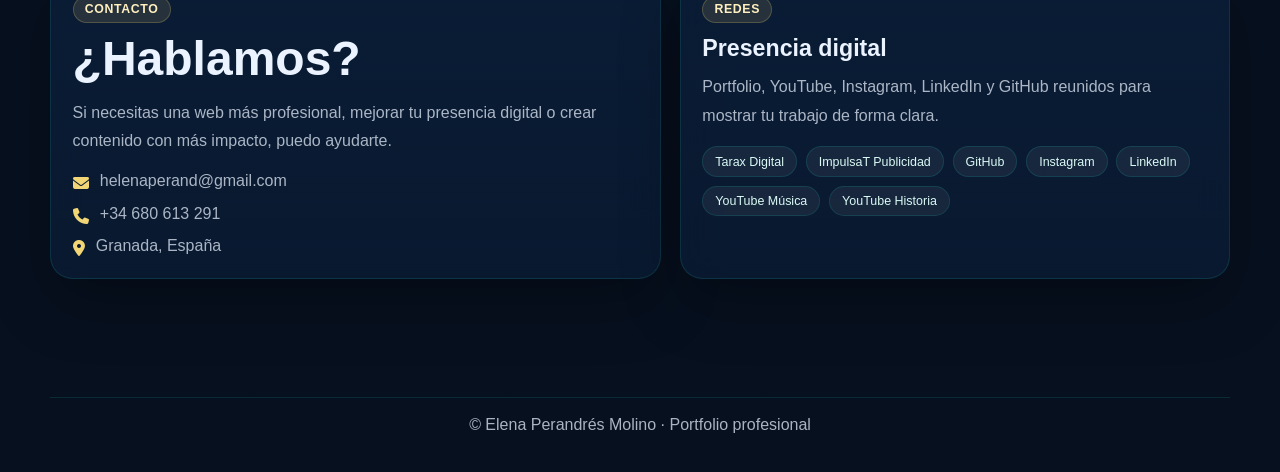
<file: GPT05.HTML>
<!DOCTYPE html>
<html lang="es" data-theme="dark">
<head>
  <meta charset="UTF-8" />
  <meta name="viewport" content="width=device-width, initial-scale=1.0" />
  <meta name="description" content="Portfolio de Elena Perandrés Molino, diseñadora web y especialista en marketing digital con experiencia en WordPress, Elementor, SEO, community management y frontend." />
  <title>Elena Perandrés Molino | Portfolio Profesional</title>
  <link rel="preconnect" href="https://api.fontshare.com" />
  <link rel="stylesheet" href="https://api.fontshare.com/v2/css?f[]=satoshi@400,500,700,900&f[]=clash-display@400,500,600&display=swap" />
  <link rel="stylesheet" href="https://cdnjs.cloudflare.com/ajax/libs/font-awesome/6.6.0/css/all.min.css" crossorigin="anonymous" referrerpolicy="no-referrer" />
  <style>
    :root {
      --bg: #07101f;
      --bg-2: #0b1f3a;
      --surface: rgba(11, 31, 58, 0.72);
      --surface-2: rgba(11, 31, 58, 0.88);
      --text: #eaf3ff;
      --muted: rgba(234, 243, 255, 0.72);
      --line: rgba(20, 184, 166, 0.18);
      --blue: #0b1f3a;
      --teal: #14b8a6;
      --amber: #f2d574;
      --shadow: 0 24px 60px rgba(0,0,0,.28);
      --radius-xl: 1.4rem;
      --radius-lg: 1rem;
      --max: 1180px;
      --font-body: 'Satoshi', sans-serif;
      --font-display: 'Clash Display', sans-serif;
    }
    *{box-sizing:border-box;margin:0;padding:0}
    html{scroll-behavior:smooth}
    body{
      font-family:var(--font-body);
      color:var(--text);
      background:
        radial-gradient(circle at top left, rgba(20,184,166,.14), transparent 24%),
        radial-gradient(circle at top right, rgba(242,213,116,.12), transparent 20%),
        linear-gradient(180deg, #081120 0%, var(--bg) 100%);
      min-height:100vh;
      overflow-x:hidden;
    }
    body::before, body::after{
      content:'';
      position:fixed;
      inset:auto;
      pointer-events:none;
      z-index:0;
      opacity:.55;
      width:180px;
      height:180px;
      border-radius:50%;
      filter:blur(14px);
      background: radial-gradient(circle, rgba(20,184,166,.22), transparent 62%);
      animation: floaty 12s ease-in-out infinite;
    }
    body::before{ left:-40px; top:18vh; }
    body::after{
      right:-55px;
      bottom:12vh;
      background: radial-gradient(circle, rgba(242,213,116,.20), transparent 62%);
      animation-duration: 15s;
    }
    @keyframes floaty{
      0%,100%{transform:translateY(0) translateX(0)}
      50%{transform:translateY(-18px) translateX(12px)}
    }
    .container{
      width:min(calc(100% - 2rem), var(--max));
      margin:0 auto;
      position:relative;
      z-index:1;
    }
    a{text-decoration:none;color:inherit}
    img{display:block;max-width:100%;height:auto}
    .skip{
      position:absolute;
      left:-999px;
      top:10px;
      background:var(--amber);
      color:#111;
      padding:.7rem 1rem;
      border-radius:999px;
      z-index:20;
    }
    .skip:focus{left:1rem}

    .header{
      position:sticky;
      top:0;
      z-index:50;
      backdrop-filter:blur(18px);
      background:rgba(7,16,31,.62);
      border-bottom:1px solid rgba(20,184,166,.15);
    }
    .header-inner{
      min-height:78px;
      display:flex;
      align-items:center;
      justify-content:space-between;
      gap:1rem;
    }
    .brand{display:flex;align-items:center;gap:.85rem;font-weight:700}
    .brand-mark{
      width:42px;height:42px;border-radius:50%;
      display:grid;place-items:center;
      background:linear-gradient(135deg,var(--teal),var(--amber));
      color:#04111d;
      box-shadow:0 8px 20px rgba(20,184,166,.25);
    }
    .brand-text strong{display:block;font-size:.95rem;letter-spacing:.02em}
    .brand-text span{display:block;font-size:.78rem;color:var(--muted)}
    .nav{display:flex;gap:1.15rem;flex-wrap:wrap}
    .nav a{
      font-size:.92rem;
      color:var(--muted);
      position:relative;
    }
    .nav a::after{
      content:'';
      position:absolute;
      left:0;
      bottom:-.35rem;
      width:100%;
      height:2px;
      border-radius:999px;
      background:linear-gradient(90deg,var(--teal),var(--amber));
      transform:scaleX(0);
      transform-origin:left;
      transition:transform .22s ease;
    }
    .nav a:hover::after{transform:scaleX(1)}
    .actions{display:flex;align-items:center;gap:.75rem}
    .btn,.icon-btn{border:0;cursor:pointer}
    .btn{
      display:inline-flex;
      align-items:center;
      justify-content:center;
      gap:.55rem;
      padding:.95rem 1.2rem;
      border-radius:999px;
      font-weight:700;
      font-size:.92rem;
      transition:.22s ease;
      box-shadow:0 10px 24px rgba(0,0,0,.18);
    }
    .btn-primary{
      background:linear-gradient(135deg,var(--teal),#0ea5a3);
      color:#031018;
    }
    .btn-primary:hover{
      transform:translateY(-2px) scale(1.01);
      box-shadow:0 18px 34px rgba(20,184,166,.22);
    }
    .btn-secondary{
      background:rgba(255,255,255,.05);
      color:var(--text);
      border:1px solid rgba(20,184,166,.18);
    }
    .btn-secondary:hover{
      background:rgba(255,255,255,.09);
      transform:translateY(-2px);
    }
    .icon-btn{
      width:44px;height:44px;border-radius:50%;
      background:rgba(255,255,255,.05);
      color:var(--text);
      border:1px solid rgba(20,184,166,.18);
      display:grid;place-items:center;
    }
    .menu-btn{display:none}

    section{
      padding:clamp(4rem,7vw,6.5rem) 0;
      position:relative;
    }
    .reveal{
      opacity:0;
      transform:translateY(34px);
      transition:opacity .7s ease, transform .7s ease;
    }
    .reveal.is-visible{
      opacity:1;
      transform:translateY(0);
    }

    .hero{
      padding-top:clamp(3.5rem,6vw,5.5rem);
      min-height:88vh;
      display:flex;
      align-items:center;
    }
    .hero-grid{
      display:grid;
      grid-template-columns:1.15fr .85fr;
      gap:2rem;
      align-items:center;
    }
    .eyebrow{
      display:inline-flex;
      align-items:center;
      gap:.45rem;
      padding:.45rem .8rem;
      border-radius:999px;
      background:rgba(20,184,166,.12);
      border:1px solid rgba(20,184,166,.24);
      color:#7ff7ea;
      font-weight:700;
      font-size:.78rem;
      letter-spacing:.06em;
      text-transform:uppercase;
    }
    h1,h2,h3{font-family:var(--font-display)}
    h1{
      font-size:clamp(3rem,7vw,5.6rem);
      line-height:.95;
      margin:.9rem 0 1rem;
      max-width:11ch;
    }
    .lead{
      font-size:1.08rem;
      color:var(--muted);
      max-width:58ch;
      line-height:1.8;
    }
    .hero-cta{
      display:flex;
      flex-wrap:wrap;
      gap:.75rem;
      margin:1.6rem 0 1.9rem;
    }
    .hero-grid .panel{
      background:var(--surface);
      border:1px solid rgba(20,184,166,.16);
      box-shadow:var(--shadow);
      backdrop-filter:blur(14px);
    }
    .hero-card{
      padding:1.1rem;
      border-radius:var(--radius-xl);
    }
    .hero-photo{
      width:100%;
      aspect-ratio:4/4.75;
      object-fit:cover;
      border-radius:1rem;
      border:1px solid rgba(242,213,116,.18);
      box-shadow:0 18px 50px rgba(0,0,0,.25);
    }
    .hero-card h2{
      font-size:1.45rem;
      margin:1rem 0 .65rem;
    }
    .hero-card p{
      color:var(--muted);
      margin-bottom:1rem;
    }
    .tag-list{
      display:flex;
      flex-wrap:wrap;
      gap:.55rem;
    }
    .tag{
      padding:.45rem .75rem;
      border-radius:999px;
      background:rgba(255,255,255,.06);
      border:1px solid rgba(20,184,166,.18);
      font-size:.78rem;
      color:#dafaf6;
    }
    .metrics{
      display:grid;
      grid-template-columns:repeat(3,1fr);
      gap:.85rem;
      margin-top:1.2rem;
    }
    .metric{
      background:rgba(255,255,255,.04);
      border:1px solid rgba(20,184,166,.16);
      border-radius:var(--radius-lg);
      padding:1rem;
      box-shadow:var(--shadow);
      backdrop-filter:blur(12px);
    }
    .metric strong{
      display:block;
      font-size:1.2rem;
      margin-bottom:.2rem;
      color:#fff;
    }
    .metric span{
      color:var(--muted);
      font-size:.88rem;
    }

    .section-head{
      display:flex;
      justify-content:space-between;
      align-items:flex-end;
      gap:1.5rem;
      margin-bottom:1.8rem;
    }
    .section-tag{
      display:inline-flex;
      align-items:center;
      gap:.4rem;
      padding:.35rem .7rem;
      border-radius:999px;
      background:rgba(242,213,116,.12);
      border:1px solid rgba(242,213,116,.22);
      color:#fff0bf;
      font-size:.77rem;
      font-weight:700;
      text-transform:uppercase;
      letter-spacing:.05em;
      margin-bottom:.75rem;
    }
    .section-title{
      font-size:clamp(2rem,4vw,3rem);
      line-height:1;
    }
    .section-subtitle{
      color:var(--muted);
      max-width:64ch;
    }

    .services-grid,
    .experience-grid,
    .contact-grid{
      display:grid;
      gap:1.15rem;
      grid-template-columns:repeat(3,minmax(0,1fr));
    }
    .panel-card{
      position:relative;
      overflow:hidden;
      background:linear-gradient(180deg, rgba(11,31,58,.84), rgba(11,31,58,.62));
      border:1px solid rgba(20,184,166,.15);
      border-radius:var(--radius-xl);
      padding:1.35rem;
      box-shadow:var(--shadow);
      backdrop-filter:blur(16px);
      transition:transform .22s ease, box-shadow .22s ease, border-color .22s ease;
    }
    .panel-card::before{
      content:'';
      position:absolute;
      inset:-1px;
      border-radius:inherit;
      border:1px solid rgba(255,255,255,.12);
      pointer-events:none;
    }
    .panel-card::after{
      content:'';
      position:absolute;
      inset:auto -20% -60% -20%;
      height:140px;
      background:radial-gradient(circle, rgba(20,184,166,.18), transparent 65%);
      pointer-events:none;
    }
    .panel-card:hover{
      transform:translateY(-8px) scale(1.02);
      border-color:rgba(242,213,116,.28);
      box-shadow:0 28px 60px rgba(0,0,0,.34);
    }
    .panel-icon{
      width:48px;height:48px;
      border-radius:50%;
      display:grid;
      place-items:center;
      margin-bottom:.95rem;
      background:linear-gradient(135deg,rgba(20,184,166,.22),rgba(242,213,116,.22));
      color:#fff;
      border:1px solid rgba(255,255,255,.12);
    }
    .panel-card h3{
      font-size:1.15rem;
      margin-bottom:.55rem;
    }
    .panel-card p{
      color:var(--muted);
      line-height:1.72;
    }

    .portfolio-grid{
      display:grid;
      grid-template-columns:repeat(3,minmax(0,1fr));
      gap:1.1rem;
    }
    .portfolio-item{
      position:relative;
      overflow:hidden;
      min-height:360px;
      border-radius:var(--radius-xl);
      border:1px solid rgba(20,184,166,.15);
      box-shadow:var(--shadow);
      background:#09162b;
      transition:transform .25s ease, box-shadow .25s ease, border-color .25s ease;
    }
    .portfolio-item:hover{
      transform:translateY(-10px);
      border-color:rgba(242,213,116,.30);
      box-shadow:0 32px 70px rgba(0,0,0,.38);
    }
    .portfolio-image{
      width:100%;
      height:100%;
      min-height:360px;
      object-fit:cover;
      filter:saturate(1.05) contrast(1.04);
      transition:transform .35s ease;
    }
    .portfolio-item:hover .portfolio-image{transform:scale(1.07)}
    .portfolio-overlay{
      position:absolute;
      inset:auto 0 0 0;
      padding:1rem;
      background:linear-gradient(180deg, rgba(11,31,58,0) 0%, rgba(11,31,58,.92) 54%, rgba(11,31,58,.98) 100%);
      border-top:1px solid rgba(255,255,255,.08);
    }
    .portfolio-overlay h3{
      font-size:1.08rem;
      margin-bottom:.28rem;
    }
    .portfolio-overlay p{
      font-size:.9rem;
      color:var(--muted);
      margin-bottom:.8rem;
    }
    .portfolio-tags{
      display:flex;
      flex-wrap:wrap;
      gap:.45rem;
    }
    .portfolio-tag{
      padding:.35rem .6rem;
      border-radius:999px;
      background:rgba(255,255,255,.08);
      border:1px solid rgba(20,184,166,.16);
      font-size:.74rem;
      color:#f7fbff;
    }

    .about-grid{
      display:grid;
      grid-template-columns:1.05fr .95fr;
      gap:1.15rem;
    }
    .stack-list{
      list-style:none;
      display:grid;
      gap:.8rem;
    }
    .stack-list li{
      padding:.9rem 0;
      border-bottom:1px solid rgba(20,184,166,.14);
      color:var(--muted);
    }
    .stack-list strong{
      display:block;
      color:#fff;
      margin-bottom:.15rem;
    }
    .chip-row{
      display:flex;
      flex-wrap:wrap;
      gap:.55rem;
      margin-top:1rem;
    }

    .contact-grid{
      grid-template-columns:1fr .9fr;
    }
    .contact-list{
      list-style:none;
      display:grid;
      gap:.85rem;
      margin-top:1rem;
    }
    .contact-list li{
      display:flex;
      gap:.7rem;
      align-items:flex-start;
      color:var(--muted);
    }
    .contact-list i{
      color:var(--amber);
      margin-top:.18rem;
    }

    .back-top{
      position:fixed;
      right:1.15rem;
      bottom:1.15rem;
      width:52px;
      height:52px;
      border-radius:50%;
      display:grid;
      place-items:center;
      background:linear-gradient(135deg,var(--teal),var(--amber));
      color:#031018;
      box-shadow:0 18px 36px rgba(0,0,0,.3);
      opacity:0;
      visibility:hidden;
      transform:translateY(14px);
      transition:.22s ease;
      z-index:60;
    }
    .back-top.visible{
      opacity:1;
      visibility:visible;
      transform:translateY(0);
    }

    footer{
      padding:1.8rem 0 2.4rem;
      color:var(--muted);
      text-align:center;
    }
    .footer-line{
      border-top:1px solid rgba(20,184,166,.16);
      padding-top:1.1rem;
    }

    .floaters{
      position:fixed;
      inset:0;
      pointer-events:none;
      z-index:0;
      overflow:hidden;
    }
    .floater{
      position:absolute;
      width:10px;
      height:10px;
      border-radius:50%;
      background:radial-gradient(circle, rgba(20,184,166,.9), rgba(20,184,166,0));
      filter:drop-shadow(0 0 10px rgba(20,184,166,.4));
      opacity:.8;
      animation: drift linear infinite;
    }
    .floater.amber{
      background:radial-gradient(circle, rgba(242,213,116,.95), rgba(242,213,116,0));
      filter:drop-shadow(0 0 10px rgba(242,213,116,.35));
    }
    @keyframes drift{
      from{transform:translate3d(0,0,0) scale(.8)}
      to{transform:translate3d(var(--dx), var(--dy),0) scale(1.2)}
    }

    @media (max-width: 1200px){
      .portfolio-grid{grid-template-columns:repeat(2,minmax(0,1fr))}
      .services-grid,.experience-grid{grid-template-columns:repeat(2,minmax(0,1fr))}
    }
    @media (max-width: 900px){
      .hero-grid,.about-grid,.contact-grid{grid-template-columns:1fr}
      .nav{
        display:none;
        position:absolute;
        left:0;
        right:0;
        top:78px;
        padding:1rem;
        background:rgba(7,16,31,.96);
        border-bottom:1px solid rgba(20,184,166,.14);
      }
      .nav.open{
        display:flex;
        flex-direction:column;
      }
      .menu-btn{display:grid}
      .services-grid,.experience-grid,.portfolio-grid{grid-template-columns:1fr}
      .metrics{grid-template-columns:1fr}
    }
  </style>
</head>
<body>
  <div class="floaters" id="floaters"></div>
  <a class="skip" href="#contenido">Saltar al contenido</a>

  <header class="header">
    <div class="container header-inner">
      <a class="brand" href="#inicio">
        <span class="brand-mark"><i class="fa-solid fa-e"></i></span>
        <span class="brand-text">
          <strong>Elena Perandrés</strong>
          <span>Diseño web y marketing digital</span>
        </span>
      </a>
      <nav class="nav" id="nav">
        <a href="#inicio">Inicio</a>
        <a href="#servicios">Servicios</a>
        <a href="#portfolio">Portfolio</a>
        <a href="#experiencia">Experiencia</a>
        <a href="#sobre-mi">Sobre mí</a>
        <a href="#estudios">Estudios</a>
        <a href="#contacto">Contacto</a>
      </nav>
      <div class="actions">
        <a class="btn btn-secondary" href="cv-Linkedin.pdf" target="_blank" rel="noopener noreferrer">Descargar CV</a>
        <button class="icon-btn menu-btn" id="menuBtn" aria-controls="nav" aria-expanded="false" aria-label="Abrir menú"><i class="fa-solid fa-bars"></i></button>
      </div>
    </div>
  </header>

  <main id="contenido">
    <section class="hero reveal" id="inicio">
      <div class="container hero-grid">
        <div>
          <h1>Diseño web para destacar tu marca.</h1>
          <p class="lead">Soy Elena Perandrés Molino, diseñadora web y especialista en marketing digital. Trabajo con WordPress, Elementor, SEO, frontend y gestión de comunidad para crear experiencias visuales con personalidad y resultados.</p>
          <div class="hero-cta">
            <a class="btn btn-primary" href="#portfolio">Ver portfolio</a>
            <a class="btn btn-secondary" href="#contacto">Hablemos</a>
          </div>
          <div class="metrics">
            <div class="metric"><strong>WordPress + Elementor</strong><span>Diseño flexible y orientado a conversión.</span></div>
            <div class="metric"><strong>SEO + Analytics</strong><span>Contenido, rendimiento y visibilidad.</span></div>
            <div class="metric"><strong>Frontend</strong><span>HTML, CSS, JavaScript y despliegue web.</span></div>
          </div>
        </div>
        <aside class="panel-card hero-card">
          <img class="hero-photo" src="img/yo.jpg" alt="Elena Perandrés Molino" />
          <h2>Perfil híbrido y visual</h2>
          <p>Una mezcla de diseño, estrategia y técnica para marcas, negocios locales y proyectos digitales.</p>
          <div class="tag-list">
            <span class="tag">WordPress</span>
            <span class="tag">Elementor</span>
            <span class="tag">SEO</span>
            <span class="tag">Marketing digital</span>
            <span class="tag">Community Manager</span>
            <span class="tag">Canva</span>
            <span class="tag">Audiovisuales</span>
            <span class="tag">DaVinci Resolve</span>
          </div>
        </aside>
      </div>
    </section>

    <section class="reveal" id="servicios">
      <div class="container">
        <div class="section-head">
          <div><span class="section-tag">Servicios</span><h2 class="section-title">Lo que hago</h2></div>

        </div>
        <div class="services-grid">
          <article class="panel-card reveal"><div class="panel-icon"><i class="fa-solid fa-laptop-code"></i></div><h3>Diseño web</h3><p>Webs corporativas, landing pages y portfolios con diseño responsive, jerarquía clara y enfoque comercial.</p></article>
          <article class="panel-card reveal"><div class="panel-icon"><i class="fa-solid fa-chart-line"></i></div><h3>SEO y rendimiento</h3><p>Optimización técnica, contenido, velocidad de carga y estructura para mejorar visibilidad y experiencia.</p></article>
          <article class="panel-card reveal"><div class="panel-icon"><i class="fa-solid fa-bullhorn"></i></div><h3>Marketing digital</h3><p>Ayudo a empresas a ganar visibilidad en Internet, atraer nuevos clientes y aumentar sus ventas</p></article>
        </div>
      </div>
    </section>

    <section class="reveal" id="portfolio">
      <div class="container">
        <div class="section-head">
          <div><span class="section-tag">Mi trabajo</span><h2 class="section-title">Portfolio seleccionado</h2></div>

        </div>
        <div class="portfolio-grid">
          <article class="portfolio-item reveal" data-delay="0"><img class="portfolio-image" src="img/Diseño sin título.png" alt="Tarax Digital"><div class="portfolio-overlay"><h3>Casas con estilo</h3><p>Constructora. Obras y reformas.</p><div class="portfolio-tags"><span class="portfolio-tag">Marca personal</span><span class="portfolio-tag">SEO</span><span class="portfolio-tag">Frontend</span></div></div></article>
          <article class="portfolio-item reveal" data-delay="80"><img class="portfolio-image" src="img/agencia-publicidad.png" alt="ImpulsaT Publicidad"><div class="portfolio-overlay"><h3>ImpulsaT Publicidad</h3><p>Servicios digitales y emprendimiento.</p><div class="portfolio-tags"><span class="portfolio-tag">WordPress</span><span class="portfolio-tag">Conversión</span><span class="portfolio-tag">Branding</span></div></div></article>
          <article class="portfolio-item reveal" data-delay="160"><img class="portfolio-image" src="img/creaydecora.png" alt="Web negocio local"><div class="portfolio-overlay"><h3>Web para negocio local</h3><p>Presencia profesional y captación.</p><div class="portfolio-tags"><span class="portfolio-tag">Responsive</span><span class="portfolio-tag">Ventas</span><span class="portfolio-tag">UI</span></div></div></article>
          <article class="portfolio-item reveal" data-delay="240"><img class="portfolio-image" src="img/cafetería.png" alt="Diseño para cafetería"><div class="portfolio-overlay"><h3>Diseño para cafetería</h3><p>Identidad visual con aroma a marca.</p><div class="portfolio-tags"><span class="portfolio-tag">Branding</span><span class="portfolio-tag">Diseño</span><span class="portfolio-tag">Web</span></div></div></article>
          <article class="portfolio-item reveal" data-delay="320"><img class="portfolio-image" src="img/Brown and Beige Aesthetic Mood Collage  Poster (1).png" alt="Creatividad visual con IA"><div class="portfolio-overlay"><h3>Creatividad visual con IA</h3><p>Recursos visuales, prompts y piezas creativas.</p><div class="portfolio-tags"><span class="portfolio-tag">IA</span><span class="portfolio-tag">Canva</span><span class="portfolio-tag">Contenido</span></div></div></article>
          <article class="portfolio-item reveal" data-delay="400"><img class="portfolio-image" src="img/2.png" alt="Selección creativa"><div class="portfolio-overlay"><h3>Selección creativa</h3><p>Piezas visuales para comunicar mejor.</p><div class="portfolio-tags"><span class="portfolio-tag">Visual</span><span class="portfolio-tag">Social</span><span class="portfolio-tag">Contenido</span></div></div></article>
        </div>
      </div>
    </section>

    <section class="reveal" id="experiencia">
      <div class="container">
        <div class="section-head">
          <div><span class="section-tag">Experiencia</span><h2 class="section-title">Trayectoria</h2></div>
        
        </div>
        <div class="experience-grid">
          <article class="panel-card reveal"><div class="panel-icon"><i class="fa-solid fa-code"></i></div><h3>Diseñadora web freelance</h3><p>Creación de webs con WordPress, Elementor y frontend para proyectos personales y clientes.</p></article>
          <article class="panel-card reveal"><div class="panel-icon"><i class="fa-solid fa-users"></i></div><h3>Community manager</h3><p>Gestión de comunidades, contenido y redes sociales con foco en métricas y engagement.</p></article>
          <article class="panel-card reveal"><div class="panel-icon"><i class="fa-solid fa-video"></i></div><h3>Contenido audiovisual</h3><p>Producción y edición de vídeo, branding visual y piezas para redes y YouTube.</p></article>
        </div>
      </div>
    </section>

    <section class="reveal" id="sobre-mi">
      <div class="container about-grid">
        <article class="panel-card reveal">
          <span class="section-tag">Sobre mí</span>
          <h2 class="section-title" style="margin-bottom:1rem">Quién soy</h2>
          <p style="color:var(--muted);line-height:1.8">Soy una profesional digital con perfil híbrido entre diseño web, marketing digital y creación de contenido. Mi fortaleza está en unir una parte visual cuidada con una base técnica real, para construir proyectos más claros, útiles y preparados para crecer online.</p>
          <p style="color:var(--muted);line-height:1.8;margin-top:1rem">Trabajo especialmente bien con WordPress y Elementor, pero también puedo maquetar y personalizar con HTML, CSS y JavaScript. Además, aplico SEO, estructura de contenidos y optimización de rendimiento para que una web no solo sea bonita, sino efectiva.</p><br>
          Dirijo dos canales de youtube con más de 13k subscriptores.
          <p style="color:var(--muted);line-height:1.8;margin-top:1rem">Mi experiencia en YouTube, redes sociales y formación, me aporta una visión más completa de marca, audiencia, narrativa y captación de atención. <br>Fecha de nacimiento: 17 de mayo de 1972.</p>
          <div class="chip-row">
            <span class="tag">Granada, España</span>
            <span class="tag">Disponible para remoto o presencial</span>
            <span class="tag">Freelance y colaboración</span>
          </div>
        </article>
        <aside class="panel-card reveal">
          <ul class="stack-list">
            <li><strong>Especialización principal</strong>Diseño web, WordPress con Elementor, SEO y marketing digital.</li>
            <li><strong>Perfil complementario</strong>Marketing digital, analítica, branding visual y edición de vídeo.</li>
           <li><strong>Base técnica</strong>HTML5, CSS3, JavaScript, responsive design, CSS Grid, Flexbox y accesibilidad básica.</li>
           <li><strong>Herramientas y despliegue</strong>WordPress, Elementor, SEO on-page, Git, GitHub y Netlify.</li>
            <li><strong>Objetivo</strong>Ayudar a marcas y proyectos a verse mejor, comunicar mejor y convertir mejor.</li>
          </ul>
        </aside>
      </div>
    </section>

    <section class="reveal" id="estudios">
      <div class="container">
        <div class="section-head">
          <div><span class="section-tag">Formación</span><h2 class="section-title">Estudios</h2></div>

        </div>
        <div class="services-grid">
          <article class="panel-card reveal"><div class="panel-icon"><i class="fa-solid fa-graduation-cap"></i></div><h3>Desarrollo de Aplicaciones con Tecnologías Web</h3><p>Certificado de Profesionalidad (Nivel 3), Academia Atlántida, 580 horas presenciales, 2024.</p></article>
          <article class="panel-card reveal"><div class="panel-icon"><i class="fa-solid fa-bullseye"></i></div><h3>Community Manager y SEO</h3><p>Especialización en Community Manager y Posicionamiento Web SEO, Cámara de Comercio de Granada, 260 horas, 2022.</p></article>
          <article class="panel-card reveal"><div class="panel-icon"><i class="fa-solid fa-laptop"></i></div><h3>Competencias Digitales Avanzadas</h3><p>Academia Galilea, 120 horas, 2023. Formación en competencias, herramientas y productividad digital.</p></article>
        </div>
      </div>
    </section>

    <section class="reveal" id="contacto">
      <div class="container contact-grid">
        <article class="panel-card reveal">
          <span class="section-tag">Contacto</span>
          <h2 class="section-title" style="margin-bottom:1rem">¿Hablamos?</h2>
          <p style="color:var(--muted);line-height:1.8">Si necesitas una web más profesional, mejorar tu presencia digital o crear contenido con más impacto, puedo ayudarte.</p>
          <ul class="contact-list">
            <li><i class="fa-solid fa-envelope"></i><span>helenaperand@gmail.com</span></li>
            <li><i class="fa-solid fa-phone"></i><span>+34 680 613 291</span></li>
            <li><i class="fa-solid fa-location-dot"></i><span>Granada, España</span></li>
          </ul>
        </article>
        <article class="panel-card reveal">
          <span class="section-tag">Redes</span>
          <h3 style="font-size:1.45rem;margin-bottom:.7rem">Presencia digital</h3>
          <p style="color:var(--muted);line-height:1.8">Portfolio, YouTube, Instagram, LinkedIn y GitHub reunidos para mostrar tu trabajo de forma clara.</p>
          <div class="tag-list" style="margin-top:1rem">
            <a class="tag" href="https://taraxdigital.netlify.app/" target="_blank" rel="noopener noreferrer">Tarax Digital</a>
            <a class="tag" href="https://impulsatpublicidad.netlify.app/" target="_blank" rel="noopener noreferrer">ImpulsaT Publicidad</a>
            <a class="tag" href="https://github.com/taraxdigital" target="_blank" rel="noopener noreferrer">GitHub</a>
            <a class="tag" href="https://www.instagram.com/taraxdigital/" target="_blank" rel="noopener noreferrer">Instagram</a>
            <a class="tag" href="https://www.linkedin.com/in/elena-perandres-molino/" target="_blank" rel="noopener noreferrer">LinkedIn</a>
            <a class="tag" href="https://www.youtube.com/@spinning-music_bySatarax" target="_blank" rel="noopener noreferrer">YouTube Música</a>
            <a class="tag" href="https://www.youtube.com/@HISTORIADE0A100" target="_blank" rel="noopener noreferrer">YouTube Historia</a>
          </div>
        </article>
      </div>
    </section>
  </main>

  <a class="back-top" href="#inicio" id="backTop" aria-label="Volver arriba"><i class="fa-solid fa-arrow-up"></i></a>
  <footer><div class="container footer-line">© Elena Perandrés Molino · Portfolio profesional </div></footer>

  <script>
    const nav = document.getElementById('nav');
    const menuBtn = document.getElementById('menuBtn');
    const backTop = document.getElementById('backTop');
    const reveal = document.querySelectorAll('.reveal');
    const floaters = document.getElementById('floaters');

    for (let i = 0; i < 18; i++) {
      const s = document.createElement('span');
      s.className = 'floater ' + (i % 3 === 0 ? 'amber' : '');
      s.style.left = Math.random() * 100 + 'vw';
      s.style.top = Math.random() * 100 + 'vh';
      s.style.setProperty('--dx', (Math.random() * 80 - 40) + 'px');
      s.style.setProperty('--dy', (Math.random() * 120 - 60) + 'px');
      s.style.animationDuration = (10 + Math.random() * 10) + 's';
      s.style.animationDelay = (-Math.random() * 10) + 's';
      s.style.width = s.style.height = (4 + Math.random() * 7) + 'px';
      floaters.appendChild(s);
    }

    menuBtn.addEventListener('click', () => {
      const open = nav.classList.toggle('open');
      menuBtn.setAttribute('aria-expanded', open ? 'true' : 'false');
    });
    nav.querySelectorAll('a').forEach(a => a.addEventListener('click', () => nav.classList.remove('open')));

    const io = new IntersectionObserver((entries) => {
      entries.forEach((entry) => {
        if (entry.isIntersecting) {
          const d = Number(entry.target.dataset.delay || 0);
          setTimeout(() => entry.target.classList.add('is-visible'), d);
          io.unobserve(entry.target);
        }
      });
    }, { threshold: 0.14 });
    reveal.forEach(el => io.observe(el));

    const toggleBack = () => backTop.classList.toggle('visible', window.scrollY > 480);
    toggleBack();
    window.addEventListener('scroll', toggleBack, { passive: true });
  </script>
</body>
</html>
</file>
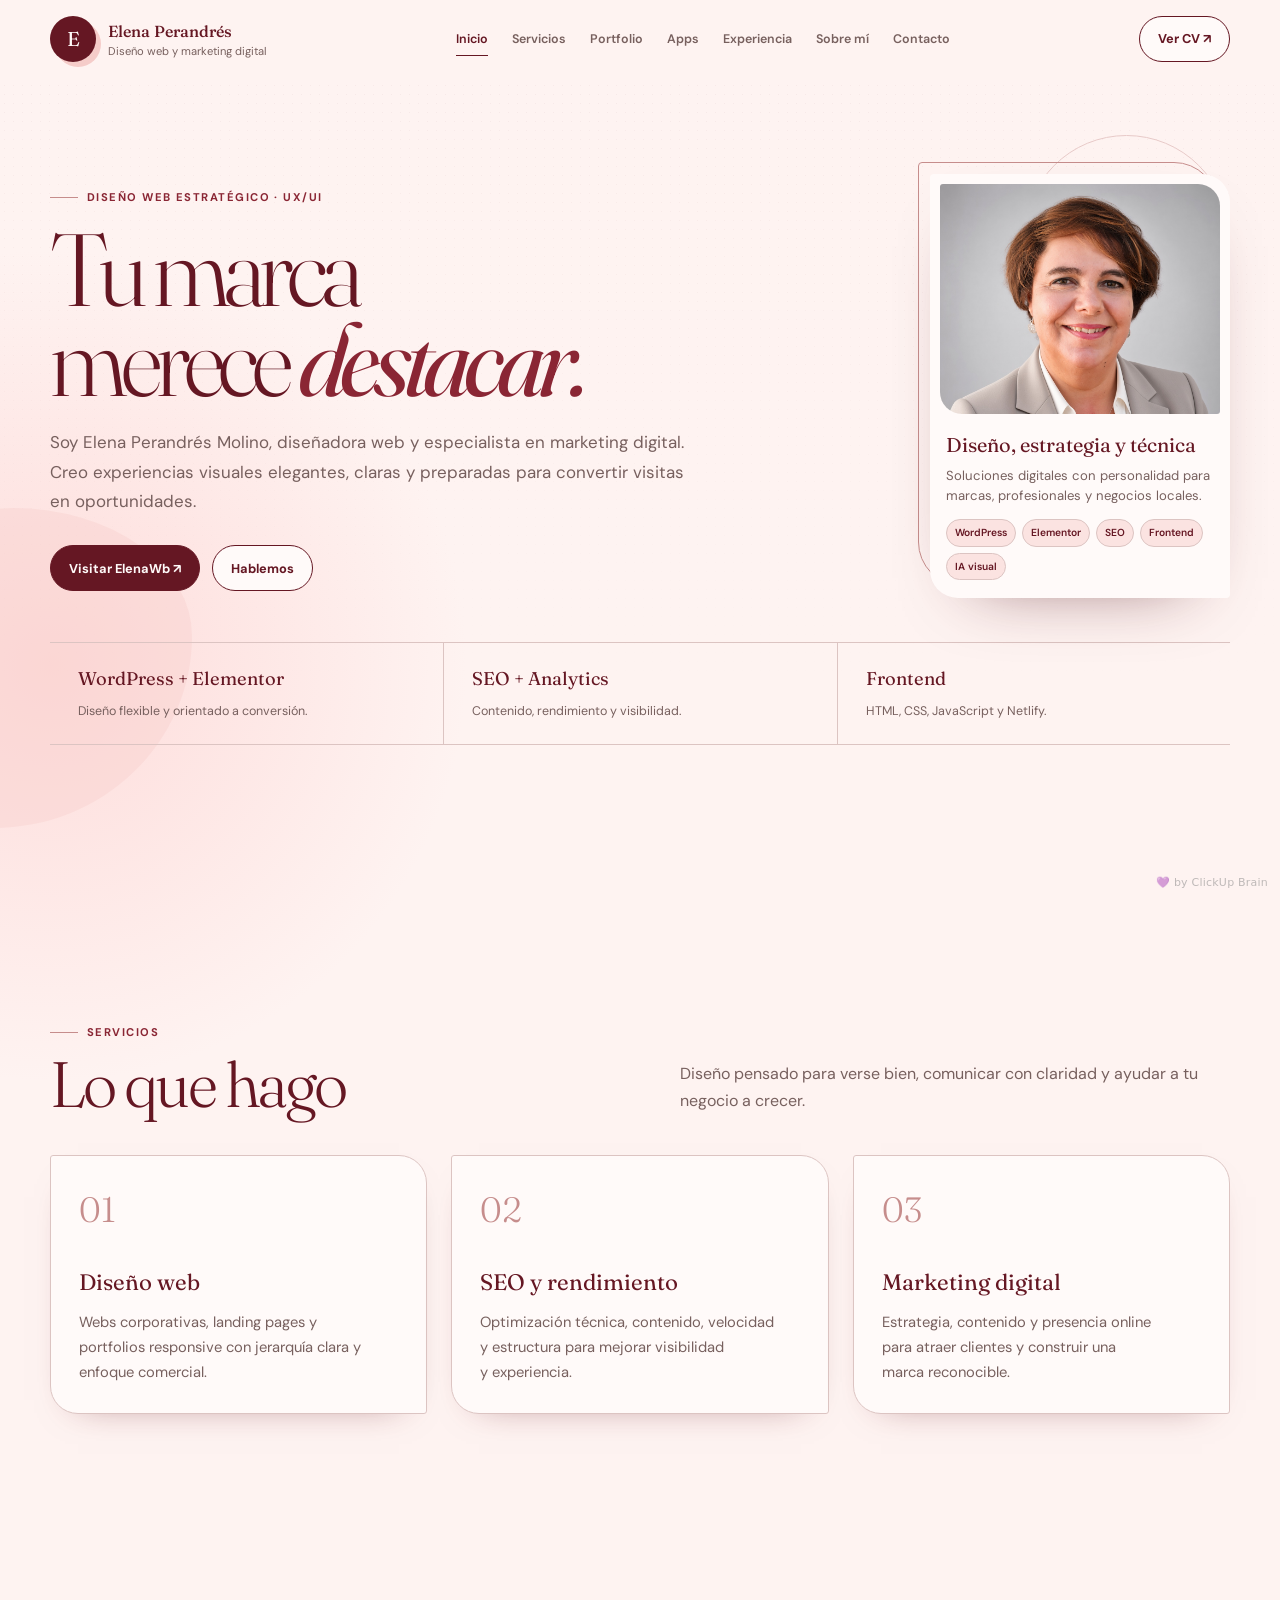
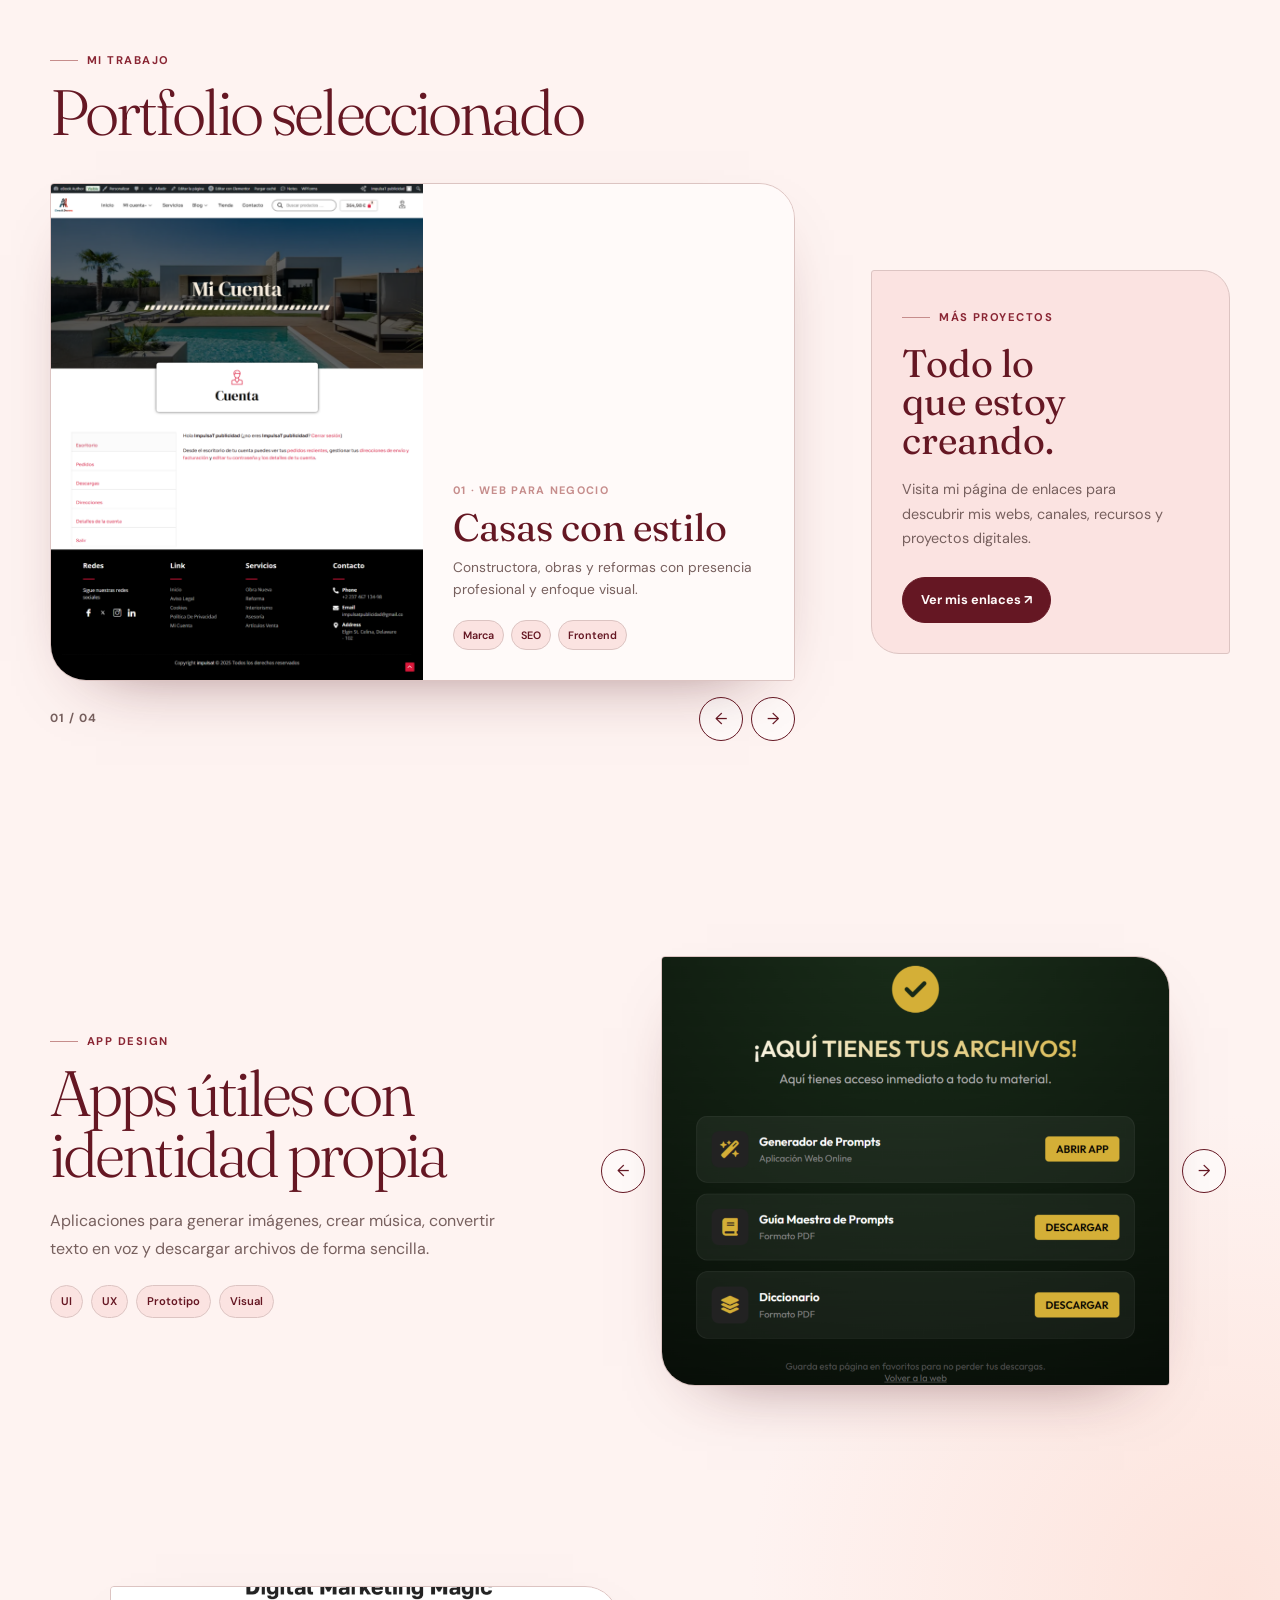
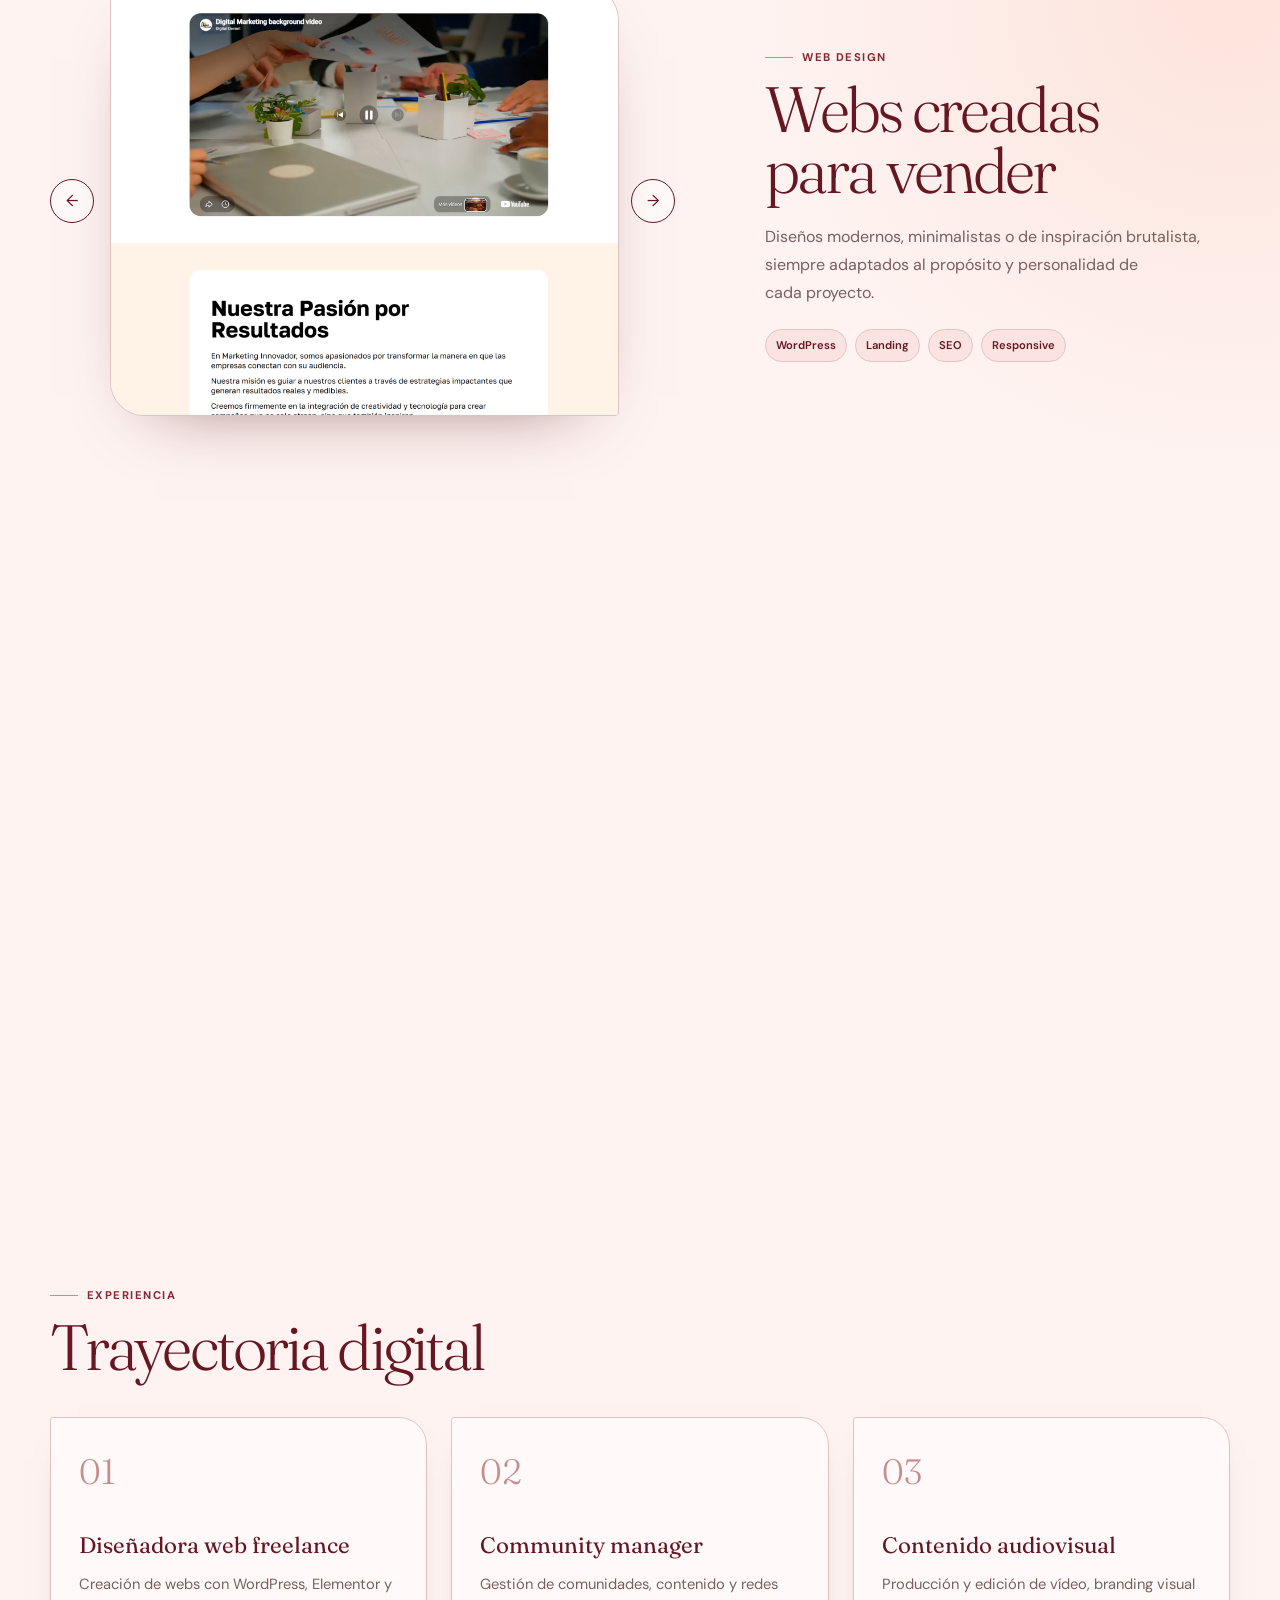
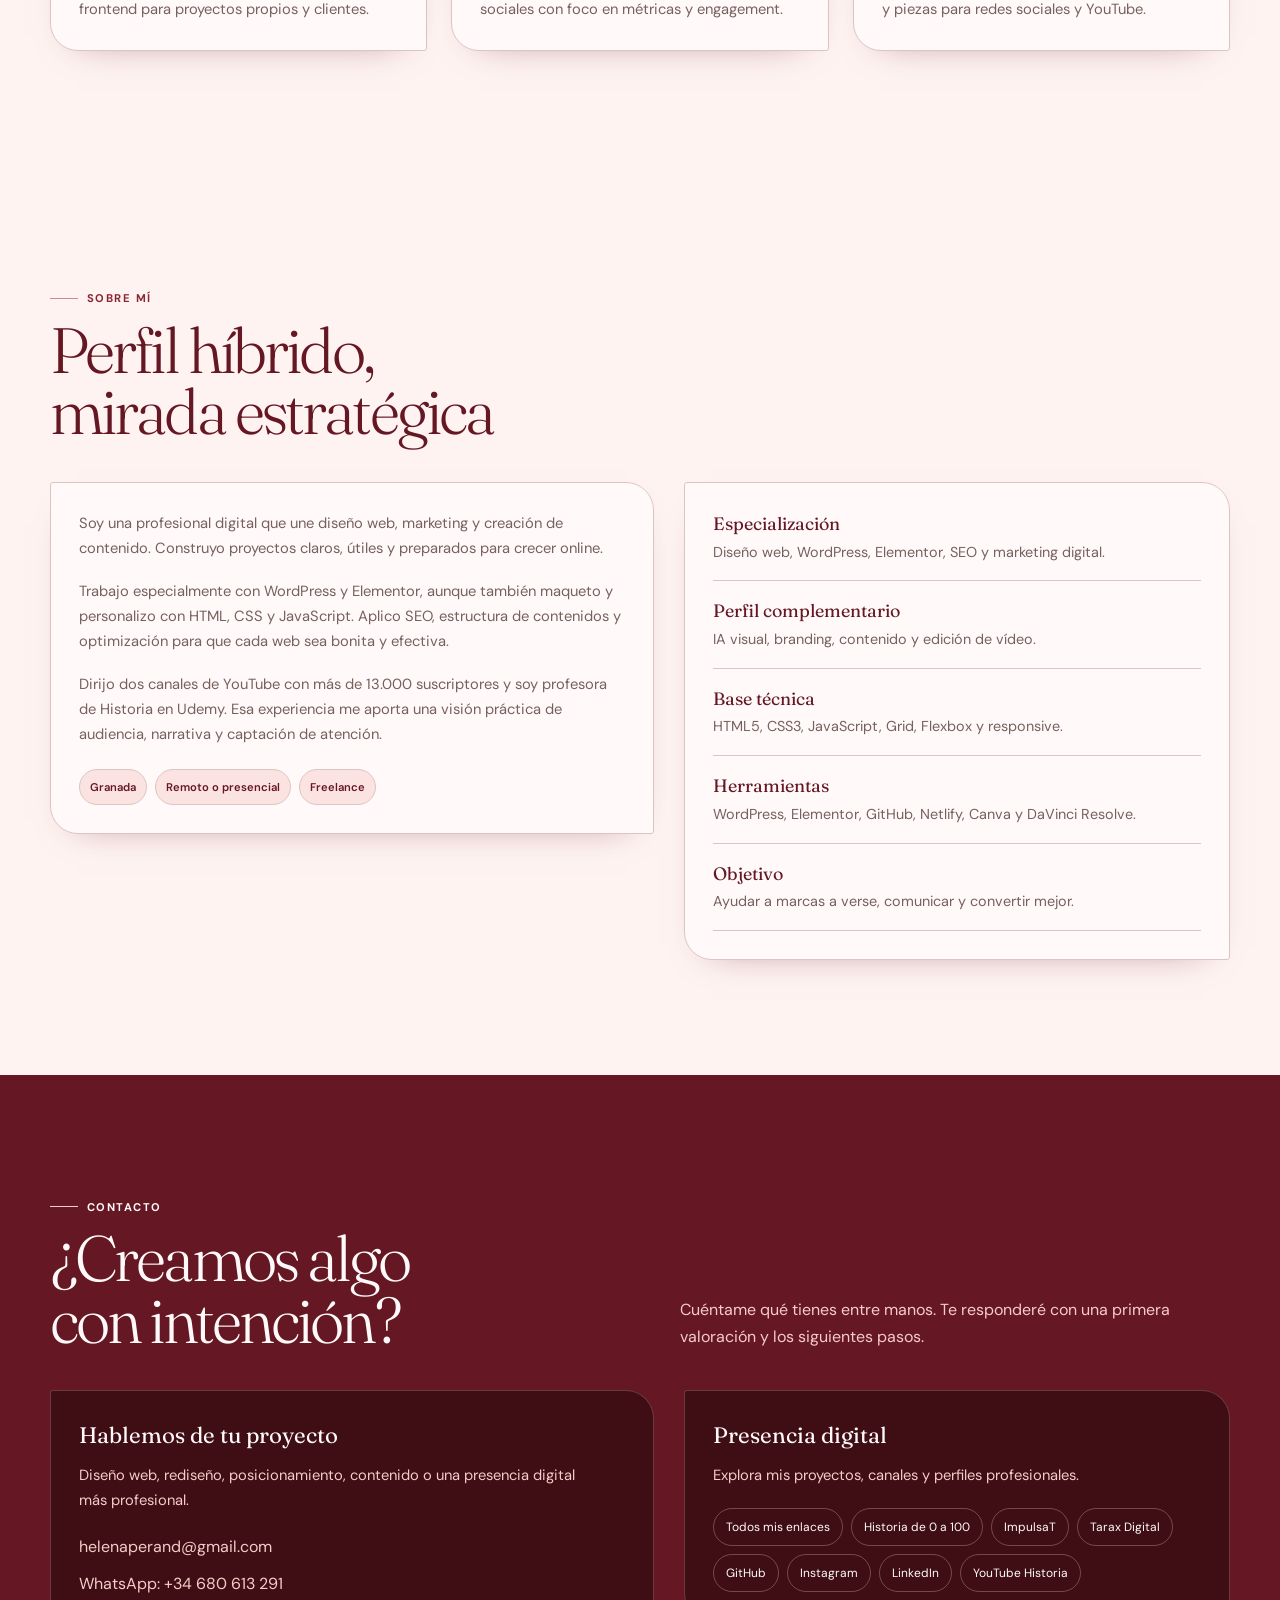
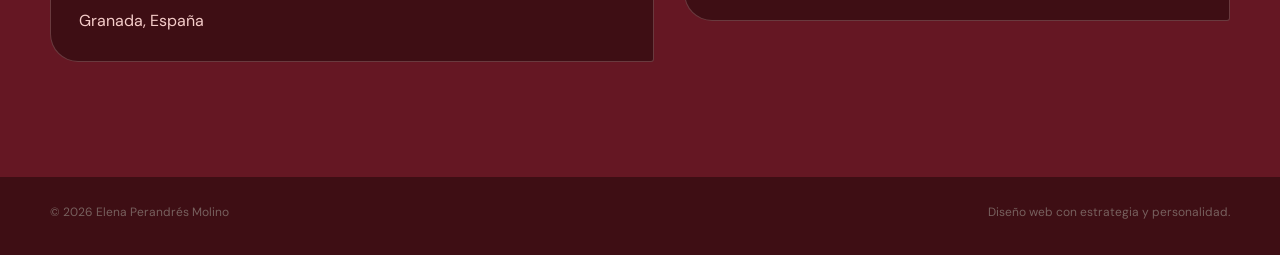
<file: INDEX2.HTML>
<!doctype html>
<html lang="es">
<head>
<!-- skill:chrome -->
<style>
/* Credit line — bottom-right */
.design-ui-credit {
  position: fixed;
  bottom: 12px;
  right: 12px;
  font: 11px/1 system-ui, sans-serif;
  color: rgba(128,128,128,0.5);
  pointer-events: none;
  z-index: 2147483647;
  transition: opacity 0.4s ease;
  user-select: none;
  letter-spacing: 0.02em;
}

/* Hide chrome on touch devices */
@media (hover: none) {
  .design-ui-credit { display: none; }
}

/* Print fixes */
@media print {
  * {
    transition: none !important;
    animation: none !important;
    box-shadow: none !important;
  }
  body {
    print-color-adjust: exact;
    -webkit-print-color-adjust: exact;
  }
  .design-ui-credit { display: none !important; }
}

</style>
<script>
(function () {
    // Design-ui pages are single compositions, so the whole body is editable.
    function markEditable() {
        document.body.classList.add('artifact-editable');
    }

    // Credit badge with idle-fade. Hover devices only.
    function initChromeUI() {
        if (!matchMedia('(hover: hover)').matches) return;

        var credit = document.createElement('div');
        credit.className = 'design-ui-credit';
        credit.setAttribute('aria-hidden', 'true');
        credit.innerHTML = '\u{1F49C} by ClickUp Brain';
        document.body.appendChild(credit);

        var timer = null;
        var fade = function (out) { credit.style.opacity = out ? '0' : ''; };
        fade(true);
        var show = function () {
            fade(false);
            clearTimeout(timer);
            timer = setTimeout(function () { fade(true); }, 3000);
        };
        document.addEventListener('mousemove', show);
        show();
    }

    function init() {
        markEditable();
        initChromeUI();
    }

    if (document.readyState === 'loading') {
        document.addEventListener('DOMContentLoaded', init);
    } else {
        init();
    }
})();

</script>
<!-- /skill:chrome -->
  <meta charset="utf-8">
  <meta name="viewport" content="width=device-width, initial-scale=1">
  <meta name="description" content="Portfolio de Elena Perandrés Molino, diseñadora web y especialista en marketing digital, WordPress, Elementor, SEO y contenido visual.">
  <meta name="theme-color" content="#f7f0ed">
  <title>Elena Perandrés Molino | Portfolio profesional</title>
  <link rel="preconnect" href="https://fonts.googleapis.com">
  <link rel="preconnect" href="https://fonts.gstatic.com" crossorigin>
  <link href="https://fonts.googleapis.com/css2?family=DM+Sans:wght@400;500;600;700&family=Fraunces:opsz,wght@9..144,300;9..144,400;9..144,500&display=swap" rel="stylesheet">
  <style>
    :root{
      --cream:oklch(97.2% .012 34);--paper:oklch(99.1% .007 30);--paper-2:oklch(95.5% .018 28);
      --nude:oklch(88% .047 24);--nude-soft:oklch(93.5% .027 24);--nude-deep:oklch(70% .07 20);
      --wine:oklch(34% .11 17);--wine-2:oklch(43% .135 17);--wine-dark:oklch(25% .075 17);
      --ink:oklch(24% .035 20);--muted:oklch(51% .03 22);--line:oklch(84% .028 24);
      --max:1180px;--ease:cubic-bezier(.16,1,.3,1);--shadow:0 26px 70px -46px oklch(30% .09 17 / .72);
      --body:"DM Sans",system-ui,sans-serif;--display:"Fraunces",Georgia,serif;
    }
    *{box-sizing:border-box;margin:0;padding:0}
    html{scroll-behavior:smooth;scroll-padding-top:92px}
    body{min-width:320px;overflow-x:hidden;color:var(--ink);background:radial-gradient(circle at 4% 10%,oklch(89% .055 20 / .6),transparent 26rem),radial-gradient(circle at 96% 48%,oklch(92% .038 38 / .7),transparent 30rem),var(--cream);font-family:var(--body);font-size:16px;line-height:1.5}
    body:before{content:"";position:fixed;inset:0;z-index:-1;pointer-events:none;opacity:.23;background-image:radial-gradient(oklch(34% .11 17 / .2) .7px,transparent .7px);background-size:9px 9px;mask-image:linear-gradient(to bottom,#000,transparent 82%)}
    a{color:inherit;text-decoration:none} img{display:block;max-width:100%} button{font:inherit} h1,h2,h3{font-family:var(--display);text-wrap:balance} p{text-wrap:pretty}
    .container{width:min(calc(100% - 32px),var(--max));margin-inline:auto}.skip{position:fixed;top:12px;left:12px;z-index:100;padding:10px 14px;border-radius:999px;color:var(--paper);background:var(--wine);transform:translateY(-160%);transition:transform 180ms var(--ease)}.skip:focus{transform:translateY(0)}

    .ambient{position:fixed;z-index:-1;pointer-events:none}.ambient-ring{top:15%;right:4%;width:clamp(110px,16vw,210px);aspect-ratio:1;border:1px solid var(--nude-deep);border-radius:50%;opacity:.4;animation:drift 13s var(--ease) infinite alternate}.ambient-ring:after{content:"";position:absolute;inset:20%;border:1px solid var(--nude);border-radius:50%}.ambient-blob{left:-8rem;bottom:8%;width:20rem;aspect-ratio:1;border-radius:44% 56% 62% 38%/46% 40% 60% 54%;background:var(--nude);opacity:.35;animation:drift2 16s var(--ease) infinite alternate}@keyframes drift{to{transform:translate3d(-28px,38px,0) rotate(7deg)}}@keyframes drift2{to{transform:translate3d(50px,-32px,0) rotate(-9deg)}}

    .header{position:sticky;top:0;z-index:50;border-bottom:1px solid transparent;background:var(--cream);transition:box-shadow 220ms var(--ease),border-color 220ms ease}.header.scrolled{border-color:var(--line);box-shadow:0 10px 30px -26px var(--wine)}.header-inner{display:flex;align-items:center;justify-content:space-between;gap:24px;min-height:78px}.brand{display:flex;align-items:center;gap:12px;min-width:max-content}.brand-mark{display:grid;width:46px;height:46px;place-items:center;border-radius:50%;color:var(--paper);background:var(--wine);box-shadow:5px 5px 0 var(--nude);font-family:var(--display);font-size:1.25rem}.brand-text strong{display:block;color:var(--wine);font-family:var(--display);font-size:1rem;font-weight:500}.brand-text span{display:block;color:var(--muted);font-size:.7rem}.nav{display:flex;align-items:center;gap:clamp(12px,2vw,24px)}.nav a{position:relative;color:var(--muted);font-size:.78rem;font-weight:600}.nav a:after{content:"";position:absolute;right:0;bottom:-8px;left:0;height:1px;background:var(--wine);transform:scaleX(0);transform-origin:left;transition:transform 220ms var(--ease)}.nav a:hover,.nav a.active{color:var(--wine)}.nav a:hover:after,.nav a.active:after{transform:scaleX(1)}.header-actions{display:flex;align-items:center;gap:10px}.menu-btn{display:none;width:44px;height:44px;border:1px solid var(--line);border-radius:50%;color:var(--wine);background:var(--paper);cursor:pointer}

    .btn{display:inline-flex;align-items:center;justify-content:center;gap:9px;min-height:46px;padding:11px 18px;border:1px solid var(--wine);border-radius:999px;font-size:.8rem;font-weight:700;cursor:pointer;transition:transform 240ms var(--ease),box-shadow 240ms var(--ease),background 180ms ease}.btn-primary{color:var(--paper);background:var(--wine)}.btn-secondary{color:var(--wine);background:var(--paper)}.btn:hover{transform:translateY(-3px);box-shadow:0 7px 0 var(--nude-deep)}.btn:active{transform:translateY(-1px) scale(.985)}.btn:focus-visible,.nav a:focus-visible,.menu-btn:focus-visible,.carousel-control:focus-visible,.back-top:focus-visible{outline:3px solid var(--nude-deep);outline-offset:4px}

    section{position:relative;padding:clamp(72px,9vw,116px) 0}.reveal{opacity:0;transform:translateY(24px);transition:opacity 650ms var(--ease),transform 650ms var(--ease)}.reveal.is-visible{opacity:1;transform:none}
    .hero{min-height:calc(100vh - 78px);display:flex;align-items:center;padding-top:54px}.hero-grid{display:grid;grid-template-columns:1.1fr .9fr;gap:clamp(42px,8vw,96px);align-items:center}.eyebrow,.section-tag{display:inline-flex;align-items:center;gap:9px;color:var(--wine-2);font-size:.7rem;font-weight:700;letter-spacing:.13em;text-transform:uppercase}.eyebrow:before,.section-tag:before{content:"";width:28px;height:1px;background:var(--nude-deep)}h1{max-width:10ch;margin:18px 0 24px;color:var(--wine);font-size:clamp(3.6rem,8vw,7rem);font-weight:300;letter-spacing:-.06em;line-height:.88}h1 em{color:var(--wine-2);font-weight:400}.lead{max-width:60ch;color:var(--muted);font-size:1.06rem;line-height:1.75}.hero-cta{display:flex;flex-wrap:wrap;gap:12px;margin-top:28px}.hero-profile{position:relative;padding:14px 14px 24px;border-radius:4px 40px 4px 40px;background:var(--paper);box-shadow:var(--shadow)}.hero-profile:before{content:"";position:absolute;inset:-12px 12px 12px -12px;z-index:-1;border:1px solid var(--nude-deep);border-radius:4px 44px 4px 44px}.hero-photo{aspect-ratio:4/4.8;border-radius:3px 30px 3px 30px;object-fit:cover;object-position:center top}.hero-profile h2{margin:20px 8px 8px;color:var(--wine);font-size:1.55rem;font-weight:400}.hero-profile p{margin:0 8px;color:var(--muted);font-size:.9rem}.tag-list,.chip-row,.social-list{display:flex;flex-wrap:wrap;gap:8px}.tag-list{margin:18px 8px 0}.tag{padding:7px 10px;border:1px solid var(--line);border-radius:999px;color:var(--wine);background:var(--nude-soft);font-size:.7rem;font-weight:600}.expertise-strip{display:grid;grid-template-columns:repeat(3,1fr);margin-top:44px;border-block:1px solid var(--line)}.expertise{padding:22px clamp(14px,3vw,28px)}.expertise+.expertise{border-left:1px solid var(--line)}.expertise strong{display:block;margin-bottom:5px;color:var(--wine);font-family:var(--display);font-size:1.15rem;font-weight:400}.expertise span{color:var(--muted);font-size:.78rem}

    .section-head{display:flex;align-items:end;justify-content:space-between;gap:28px;margin-bottom:40px}.section-title{max-width:14ch;margin-top:12px;color:var(--wine);font-size:clamp(2.45rem,5vw,4.4rem);font-weight:300;letter-spacing:-.045em;line-height:.96}.section-subtitle{max-width:50ch;color:var(--muted);line-height:1.7}.services-grid,.experience-grid{display:grid;grid-template-columns:repeat(3,minmax(0,1fr));gap:24px}.panel-card{position:relative;padding:28px;border:1px solid var(--line);border-radius:3px 28px 3px 28px;background:var(--paper);box-shadow:0 14px 36px -28px oklch(34% .11 17 / .6);transition:transform 260ms var(--ease),box-shadow 260ms var(--ease),border-color 180ms ease}.panel-card:hover{border-color:var(--nude-deep);box-shadow:var(--shadow);transform:translateY(-7px)}.panel-number{margin-bottom:30px;color:var(--nude-deep);font-family:var(--display);font-size:2.2rem;font-weight:300}.panel-card h3{margin-bottom:10px;color:var(--wine);font-size:1.4rem;font-weight:400}.panel-card p{color:var(--muted);font-size:.92rem;line-height:1.7}

    /* Portfolio: carrusel a la izquierda y acción a la derecha. */
    .portfolio-section{padding-top:clamp(72px,9vw,116px)}.portfolio-head{align-items:end}.portfolio-action{flex:0 0 auto}.portfolio-carousel-layout{display:grid;grid-template-columns:minmax(0,1.35fr) minmax(220px,.65fr);gap:clamp(28px,6vw,76px);align-items:center}.portfolio-carousel{position:relative;overflow:hidden;border:1px solid var(--line);border-radius:4px 36px 4px 36px;background:var(--paper-2);box-shadow:var(--shadow)}.portfolio-track{display:flex;transition:transform 500ms var(--ease);will-change:transform}.portfolio-slide{min-width:100%;display:grid;grid-template-columns:1fr 1fr;min-height:360px}.portfolio-slide img{width:100%;height:100%;min-height:360px;object-fit:cover}.portfolio-slide-copy{display:flex;flex-direction:column;justify-content:end;padding:30px;background:var(--paper)}.portfolio-slide-copy small{margin-bottom:10px;color:var(--nude-deep);font-size:.68rem;font-weight:700;letter-spacing:.12em;text-transform:uppercase}.portfolio-slide-copy h3{color:var(--wine);font-size:clamp(1.7rem,3vw,2.7rem);font-weight:400;line-height:1}.portfolio-slide-copy p{margin-top:10px;color:var(--muted);font-size:.86rem;line-height:1.6}.portfolio-slide-copy .portfolio-tags{margin-top:20px}.portfolio-tags{display:flex;flex-wrap:wrap;gap:7px}.portfolio-tag{padding:6px 9px;border:1px solid var(--line);border-radius:999px;color:var(--wine);background:var(--nude-soft);font-size:.67rem;font-weight:600}.portfolio-carousel-controls{display:flex;align-items:center;justify-content:space-between;gap:16px;margin-top:16px}.carousel-controls-group{display:flex;gap:8px}.carousel-control{display:grid;width:44px;height:44px;place-items:center;border:1px solid var(--wine);border-radius:50%;color:var(--wine);background:var(--paper);cursor:pointer;transition:transform 220ms var(--ease),color 180ms ease,background 180ms ease}.carousel-control:hover{color:var(--paper);background:var(--wine);transform:translateY(-3px)}.carousel-status{color:var(--muted);font-size:.74rem;font-weight:700;letter-spacing:.08em}.portfolio-note{padding:30px;border:1px solid var(--line);border-radius:3px 28px 3px 28px;background:var(--nude-soft)}.portfolio-note .section-tag{margin-bottom:18px}.portfolio-note h3{max-width:10ch;color:var(--wine);font-size:clamp(1.8rem,3vw,3rem);font-weight:400;line-height:1}.portfolio-note p{margin-top:18px;color:var(--muted);font-size:.9rem;line-height:1.7}.portfolio-note .btn{margin-top:26px}

    .project-showcase{padding-block:clamp(62px,8vw,100px)}.showcase-layout{display:grid;grid-template-columns:.85fr 1.15fr;gap:clamp(40px,7vw,86px);align-items:center}.showcase-layout.reverse{grid-template-columns:1.15fr .85fr}.showcase-layout.reverse .showcase-copy{order:2}.showcase-layout.reverse .showcase-media{order:1}.showcase-copy .section-title{margin-bottom:22px}.section-text{max-width:54ch;color:var(--muted);line-height:1.75}.chip-row{margin-top:22px}.showcase-media{display:grid;grid-template-columns:48px 1fr 48px;gap:12px;align-items:center}.gallery-frame{position:relative;min-height:430px;overflow:hidden;border:1px solid var(--line);border-radius:4px 34px 4px 34px;background:var(--paper-2);box-shadow:var(--shadow)}.gallery-image{position:absolute;inset:0;width:100%;height:100%;object-fit:cover;opacity:0;transform:scale(1.02);transition:opacity 350ms ease,transform 500ms var(--ease)}.gallery-image.active{opacity:1;transform:none}

    .carousel-section{padding-top:clamp(62px,8vw,100px)}.carousel-layout{display:grid;grid-template-columns:.8fr 1.2fr;gap:clamp(40px,7vw,86px);align-items:center}.carousel{position:relative;overflow:hidden;border:1px solid var(--line);border-radius:4px 34px 4px 34px;background:var(--paper-2);box-shadow:var(--shadow)}.carousel-inner{display:flex;transition:transform 480ms var(--ease);will-change:transform}.carousel-item{min-width:100%}.carousel-item img{height:430px;object-fit:cover}.carousel-button{position:absolute;top:50%;z-index:2;display:grid;width:48px;height:48px;place-items:center;border:1px solid var(--wine);border-radius:50%;color:var(--wine);background:var(--paper);cursor:pointer;transform:translateY(-50%);transition:transform 220ms var(--ease),background 180ms ease,color 180ms ease}.carousel-button:hover{color:var(--paper);background:var(--wine);transform:translateY(-50%) scale(1.05)}.carousel-button.prev{left:16px}.carousel-button.next{right:16px}

    .about-grid,.contact-grid{display:grid;grid-template-columns:1.05fr .95fr;gap:30px;align-items:start}.about-copy{font-size:.96rem;line-height:1.8}.about-copy p+p{margin-top:18px}.stack-list,.contact-list{list-style:none}.stack-list li{padding:17px 0;border-bottom:1px solid var(--line);color:var(--muted);font-size:.9rem}.stack-list li:first-child{padding-top:0}.stack-list strong{display:block;margin-bottom:4px;color:var(--wine);font-family:var(--display);font-size:1.12rem;font-weight:400}.contact-band{color:var(--paper);background:var(--wine)}.contact-band .section-tag,.contact-band .section-title{color:var(--paper)}.contact-band .section-tag:before{background:var(--nude)}.contact-band .section-subtitle{color:var(--nude)}.contact-band .panel-card{border-color:oklch(88% .047 24 / .23);background:var(--wine-dark);box-shadow:none}.contact-band .panel-card h3{color:var(--paper)}.contact-band .panel-card p{color:var(--nude)}.contact-list{display:grid;gap:13px;margin-top:22px}.contact-list a,.contact-list span{color:var(--nude)}.contact-list a:hover{color:var(--paper)}.social-list{margin-top:20px}.social-list a{padding:9px 12px;border:1px solid oklch(88% .047 24 / .3);border-radius:999px;color:var(--paper);font-size:.75rem;transition:transform 180ms var(--ease),background 180ms ease,color 180ms ease}.social-list a:hover{color:var(--wine);background:var(--nude);transform:translateY(-2px)}.back-top{position:fixed;right:18px;bottom:18px;z-index:40;display:grid;width:48px;height:48px;place-items:center;border:1px solid var(--wine);border-radius:50%;color:var(--paper);background:var(--wine);box-shadow:0 14px 36px -24px var(--wine);opacity:0;visibility:hidden;transform:translateY(12px);transition:opacity 180ms ease,transform 220ms var(--ease),visibility 180ms ease}.back-top.visible{opacity:1;visibility:visible;transform:none}footer{padding:26px 0 34px;color:var(--muted);background:var(--wine-dark);font-size:.75rem}.footer-inner{display:flex;justify-content:space-between;gap:20px}

    @media(max-width:1020px){.nav{display:none;position:absolute;top:78px;right:16px;left:16px;flex-direction:column;align-items:stretch;padding:20px;border:1px solid var(--line);border-radius:3px 24px 3px 24px;background:var(--paper);box-shadow:var(--shadow)}.nav.open{display:flex}.nav a{display:flex;align-items:center;min-height:42px}.menu-btn{display:grid}.hero-grid,.about-grid,.contact-grid{grid-template-columns:1fr}.hero-profile{width:min(100%,560px)}.services-grid,.experience-grid{grid-template-columns:repeat(2,minmax(0,1fr))}.showcase-layout,.showcase-layout.reverse,.carousel-layout{grid-template-columns:1fr}.showcase-layout.reverse .showcase-copy{order:1}.showcase-layout.reverse .showcase-media{order:2}.portfolio-carousel-layout{grid-template-columns:1fr}.portfolio-note{display:grid;grid-template-columns:1fr auto;gap:22px;align-items:end}.portfolio-note .section-tag,.portfolio-note h3,.portfolio-note p{grid-column:1}.portfolio-note .btn{grid-column:2;grid-row:1 / span 3;margin:0}}
    @media(max-width:700px){.container{width:min(calc(100% - 28px),var(--max))}.brand-text span,.header-actions>.btn{display:none}section{padding-block:68px}.hero{min-height:auto;padding-top:64px}h1{max-width:8.5ch;font-size:clamp(3.25rem,17vw,5rem)}.section-head{align-items:flex-start;flex-direction:column;margin-bottom:30px}.services-grid,.experience-grid{grid-template-columns:1fr}.expertise-strip{grid-template-columns:1fr}.expertise+.expertise{border-top:1px solid var(--line);border-left:0}.portfolio-note{display:block}.portfolio-note .btn{margin-top:24px}.portfolio-note .btn{width:100%}.portfolio-slide{grid-template-columns:1fr}.portfolio-slide img{min-height:250px;height:250px}.portfolio-slide-copy{padding:22px}.portfolio-slide-copy h3{font-size:2rem}.portfolio-carousel-controls{margin-top:12px}.showcase-media{grid-template-columns:1fr 1fr}.gallery-frame{grid-column:1/-1;grid-row:1;min-height:330px}.gallery-nav{grid-row:2}.gallery-prev{justify-self:end}.gallery-next{justify-self:start}.carousel-item img{height:330px}.footer-inner{flex-direction:column;gap:6px}}
    @media(prefers-reduced-motion:reduce){html{scroll-behavior:auto}*,*:before,*:after{animation-duration:.01ms!important;animation-iteration-count:1!important;transition-duration:.01ms!important}.reveal{opacity:1;transform:none}}
  </style>
</head>
<body>
  <a class="skip" href="#contenido">Saltar al contenido</a>
  <div class="ambient ambient-ring" aria-hidden="true"></div><div class="ambient ambient-blob" aria-hidden="true"></div>

  <header class="header" id="header"><div class="container header-inner">
    <a class="brand" href="#inicio" aria-label="Elena Perandrés, volver al inicio"><span class="brand-mark" aria-hidden="true">E</span><span class="brand-text"><strong>Elena Perandrés</strong><span>Diseño web y marketing digital</span></span></a>
    <nav class="nav" id="nav" aria-label="Navegación principal"><a href="#inicio">Inicio</a><a href="#servicios">Servicios</a><a href="#portfolio">Portfolio</a><a href="#apps">Apps</a><a href="#experiencia">Experiencia</a><a href="#sobre-mi">Sobre mí</a><a href="#contacto">Contacto</a></nav>
    <div class="header-actions"><a class="btn btn-secondary" href="https://elenaweb.netlify.app/" target="_blank" rel="noopener noreferrer">Ver CV ↗</a><button class="menu-btn" id="menuBtn" type="button" aria-controls="nav" aria-expanded="false" aria-label="Abrir menú">☰</button></div>
  </div></header>

  <main id="contenido">
<style>
  .hero-grid {
    display: grid;
    grid-template-columns: minmax(0, 1fr) 300px;
    gap: clamp(2rem, 6vw, 5rem);
    align-items: center;
  }

  .hero-profile {
    width: 100%;
    max-width: 300px;
    justify-self: end;
    padding: 10px 10px 18px;
    border-radius: 4px 28px 4px 28px;
  }

  .hero-photo {
    width: 100%;
    max-width: 280px;
    height: 230px;
    aspect-ratio: auto;
    object-fit: cover;
    object-position: center top;
    border-radius: 3px 22px 3px 22px;
  }

  .hero-profile h2 {
    margin: 16px 6px 6px;
    font-size: 1.25rem;
  }

  .hero-profile p {
    margin: 0 6px;
    font-size: .82rem;
    line-height: 1.5;
  }

  .hero-profile .tag-list {
    gap: 6px;
    margin: 14px 6px 0;
  }

  .hero-profile .tag {
    padding: 5px 8px;
    font-size: .64rem;
  }

  @media (max-width: 1020px) {
    .hero-grid {
      grid-template-columns: minmax(0, 1fr) 270px;
      gap: 2rem;
    }

    .hero-profile {
      max-width: 270px;
    }

    .hero-photo {
      height: 210px;
    }
  }

  @media (max-width: 700px) {
    .hero-grid {
      grid-template-columns: 1fr;
      gap: 2.5rem;
    }

    .hero-profile {
      width: min(100%, 260px);
      max-width: 260px;
      justify-self: start;
    }

    .hero-photo {
      height: 205px;
    }
  }
</style>

<section class="hero reveal" id="inicio">
  <div class="container">
    <div class="hero-grid">
      <div>
        <span class="eyebrow">Diseño web estratégico · UX/UI</span>

        <h1>
          Tu marca merece <em>destacar.</em>
        </h1>

        <p class="lead">
          Soy Elena Perandrés Molino, diseñadora web y especialista en marketing digital. Creo experiencias visuales elegantes, claras y preparadas para convertir visitas en oportunidades.
        </p>

        <div class="hero-cta">
          <a
            class="btn btn-primary"
            href="https://elenawb.netlify.app/"
            target="_blank"
            rel="noopener noreferrer"
          >
            Visitar ElenaWb ↗
          </a>

          <a class="btn btn-secondary" href="#contacto">
            Hablemos
          </a>
        </div>
      </div>

      <aside class="hero-profile">
        <img
          class="hero-photo"
          src="img/elena.jpg"
          alt="Retrato de Elena Perandrés Molino"
          width="560"
          height="460"
          loading="eager"
          decoding="async"
        >

        <h2>Diseño, estrategia y técnica</h2>

        <p>
          Soluciones digitales con personalidad para marcas, profesionales y negocios locales.
        </p>

        <div class="tag-list">
          <span class="tag">WordPress</span>
          <span class="tag">Elementor</span>
          <span class="tag">SEO</span>
          <span class="tag">Frontend</span>
          <span class="tag">IA visual</span>
        </div>
      </aside>
    </div>

    <div class="expertise-strip">
      <div class="expertise">
        <strong>WordPress + Elementor</strong>
        <span>Diseño flexible y orientado a conversión.</span>
      </div>

      <div class="expertise">
        <strong>SEO + Analytics</strong>
        <span>Contenido, rendimiento y visibilidad.</span>
      </div>

      <div class="expertise">
        <strong>Frontend</strong>
        <span>HTML, CSS, JavaScript y Netlify.</span>
      </div>
    </div>
  </div>
</section>

    <section class="reveal" id="servicios"><div class="container"><div class="section-head"><div><span class="section-tag">Servicios</span><h2 class="section-title">Lo que hago</h2></div><p class="section-subtitle">Diseño pensado para verse bien, comunicar con claridad y ayudar a tu negocio a crecer.</p></div><div class="services-grid"><article class="panel-card reveal"><div class="panel-number">01</div><h3>Diseño web</h3><p>Webs corporativas, landing pages y portfolios responsive con jerarquía clara y enfoque comercial.</p></article><article class="panel-card reveal"><div class="panel-number">02</div><h3>SEO y rendimiento</h3><p>Optimización técnica, contenido, velocidad y estructura para mejorar visibilidad y experiencia.</p></article><article class="panel-card reveal"><div class="panel-number">03</div><h3>Marketing digital</h3><p>Estrategia, contenido y presencia online para atraer clientes y construir una marca reconocible.</p></article></div></div></section>

    <section class="portfolio-section reveal" id="portfolio"><div class="container"><div class="section-head portfolio-head"><div><span class="section-tag">Mi trabajo</span><h2 class="section-title">Portfolio seleccionado</h2></div></div><div class="portfolio-carousel-layout"><div><div class="portfolio-carousel" aria-roledescription="carrusel" aria-label="Proyectos seleccionados"><div class="portfolio-track" id="portfolioTrack">
      <article class="portfolio-slide" aria-label="Proyecto 1 de 4"><img src="img/Diseño sin título.png" alt="Proyecto Casas con estilo" width="900" height="700" fetchpriority="high"><div class="portfolio-slide-copy"><small>01 · Web para negocio</small><h3>Casas con estilo</h3><p>Constructora, obras y reformas con presencia profesional y enfoque visual.</p><div class="portfolio-tags"><span class="portfolio-tag">Marca</span><span class="portfolio-tag">SEO</span><span class="portfolio-tag">Frontend</span></div></div></article>
      <article class="portfolio-slide" aria-label="Proyecto 2 de 4"><img src="img/agencia-publicidad.png" alt="Proyecto ImpulsaT Publicidad" width="900" height="700" loading="lazy" decoding="async"><div class="portfolio-slide-copy"><small>02 · Publicidad digital</small><h3>ImpulsaT Publicidad</h3><p>Servicios digitales y emprendimiento comunicados con claridad.</p><div class="portfolio-tags"><span class="portfolio-tag">WordPress</span><span class="portfolio-tag">Conversión</span><span class="portfolio-tag">Branding</span></div></div></article>
      <article class="portfolio-slide" aria-label="Proyecto 3 de 4"><img src="img/creaydecora.png" alt="Web para negocio local" width="900" height="700" loading="lazy" decoding="async"><div class="portfolio-slide-copy"><small>03 · Presencia local</small><h3>Web para negocio local</h3><p>Una experiencia responsive para presentar servicios y captar oportunidades.</p><div class="portfolio-tags"><span class="portfolio-tag">Responsive</span><span class="portfolio-tag">Ventas</span><span class="portfolio-tag">UI</span></div></div></article>
      <article class="portfolio-slide" aria-label="Proyecto 4 de 4"><img src="img/cafetería.png" alt="Diseño para cafetería" width="900" height="700" loading="lazy" decoding="async"><div class="portfolio-slide-copy"><small>04 · Identidad visual</small><h3>Diseño para cafetería</h3><p>Identidad visual con aroma a marca, diseñada para transmitir cercanía.</p><div class="portfolio-tags"><span class="portfolio-tag">Branding</span><span class="portfolio-tag">Diseño</span><span class="portfolio-tag">Web</span></div></div></article>
    </div></div><div class="portfolio-carousel-controls"><span class="carousel-status" id="portfolioStatus">01 / 04</span><div class="carousel-controls-group"><button class="carousel-control" id="portfolioPrev" type="button" aria-label="Proyecto anterior">←</button><button class="carousel-control" id="portfolioNext" type="button" aria-label="Proyecto siguiente">→</button></div></div></div><aside class="portfolio-note"><span class="section-tag">Más proyectos</span><h3>Todo lo que estoy creando.</h3><p>Visita mi página de enlaces para descubrir mis webs, canales, recursos y proyectos digitales.</p><a class="btn btn-primary" href="https://link-elena.netlify.app/" target="_blank" rel="noopener noreferrer">Ver mis enlaces ↗</a></aside></div></div></section>

    <section class="project-showcase" id="apps"><div class="container showcase-layout"><div class="showcase-copy reveal"><span class="section-tag">App design</span><h2 class="section-title">Apps útiles con identidad propia</h2><p class="section-text">Aplicaciones para generar imágenes, crear música, convertir texto en voz y descargar archivos de forma sencilla.</p><div class="chip-row"><span class="tag">UI</span><span class="tag">UX</span><span class="tag">Prototipo</span><span class="tag">Visual</span></div></div><div class="showcase-media reveal" data-gallery><button class="carousel-control gallery-prev" type="button" aria-label="Imagen anterior">←</button><div class="gallery-frame"><img src="img/entrega.png" alt="Aplicación de entrega de archivos" class="gallery-image active" width="900" height="650"><img src="img/haceimg.png" alt="Aplicación para generar imágenes" class="gallery-image" width="900" height="650" loading="lazy"><img src="img/music.png" alt="Aplicación de música" class="gallery-image" width="900" height="650" loading="lazy"><img src="img/tts.png" alt="Aplicación de texto a voz" class="gallery-image" width="900" height="650" loading="lazy"></div><button class="carousel-control gallery-next" type="button" aria-label="Imagen siguiente">→</button></div></div></section>

    <section class="project-showcase" id="webs"><div class="container showcase-layout reverse"><div class="showcase-copy reveal"><span class="section-tag">Web design</span><h2 class="section-title">Webs creadas para vender</h2><p class="section-text">Diseños modernos, minimalistas o de inspiración brutalista, siempre adaptados al propósito y personalidad de cada proyecto.</p><div class="chip-row"><span class="tag">WordPress</span><span class="tag">Landing</span><span class="tag">SEO</span><span class="tag">Responsive</span></div></div><div class="showcase-media reveal" data-gallery><button class="carousel-control gallery-prev" type="button" aria-label="Imagen anterior">←</button><div class="gallery-frame"><img src="img/servicios.png" alt="Web de servicios" class="gallery-image active" width="900" height="650"><img src="img/historia.png" alt="Web de historia" class="gallery-image" width="900" height="650" loading="lazy"><img src="img/pizz.png" alt="Web para pizzería" class="gallery-image" width="900" height="650" loading="lazy"><img src="img/fisio.png" alt="Web para fisioterapia" class="gallery-image" width="900" height="650" loading="lazy"><img src="img/Diseño-sin-título (1).png" alt="Diseño web creativo" class="gallery-image" width="900" height="650" loading="lazy"></div><button class="carousel-control gallery-next" type="button" aria-label="Imagen siguiente">→</button></div></div></section>

    <section class="carousel-section reveal" id="ia-cuentos"><div class="container carousel-layout"><div class="showcase-copy"><span class="section-tag">IA · Storytelling</span><h2 class="section-title">Imágenes para vídeos y relatos</h2><p class="section-text">Contenido visual con inteligencia artificial y edición digital para cuentos, narrativa, campañas y piezas corporativas.</p><div class="chip-row"><span class="tag">Narrativa</span><span class="tag">Comercial</span><span class="tag">IA</span><span class="tag">Vídeo</span></div></div><div class="carousel"><div class="carousel-inner" id="storyTrack"><div class="carousel-item"><img src="img/castillo.png" alt="Castillo creado para una narración" width="1000" height="700" loading="lazy"></div><div class="carousel-item"><img src="img/cuento.png" alt="Escena visual para un cuento" width="1000" height="700" loading="lazy"></div><div class="carousel-item"><img src="img/guerrero.png" alt="Guerrero creado con inteligencia artificial" width="1000" height="700" loading="lazy"></div><div class="carousel-item"><img src="img/heron.png" alt="Personaje de ficción" width="1000" height="700" loading="lazy"></div><div class="carousel-item"><img src="img/humanidad.png" alt="Escena sobre la humanidad" width="1000" height="700" loading="lazy"></div><div class="carousel-item"><img src="img/capucha.png" alt="Personaje con capucha" width="1000" height="700" loading="lazy"></div></div><button class="carousel-button prev" type="button" aria-label="Imagen anterior">←</button><button class="carousel-button next" type="button" aria-label="Imagen siguiente">→</button></div></div></section>

    <section class="reveal" id="experiencia"><div class="container"><div class="section-head"><div><span class="section-tag">Experiencia</span><h2 class="section-title">Trayectoria digital</h2></div></div><div class="experience-grid"><article class="panel-card reveal"><div class="panel-number">01</div><h3>Diseñadora web freelance</h3><p>Creación de webs con WordPress, Elementor y frontend para proyectos propios y clientes.</p></article><article class="panel-card reveal"><div class="panel-number">02</div><h3>Community manager</h3><p>Gestión de comunidades, contenido y redes sociales con foco en métricas y engagement.</p></article><article class="panel-card reveal"><div class="panel-number">03</div><h3>Contenido audiovisual</h3><p>Producción y edición de vídeo, branding visual y piezas para redes sociales y YouTube.</p></article></div></div></section>

    <section class="reveal" id="sobre-mi"><div class="container"><div class="section-head"><div><span class="section-tag">Sobre mí</span><h2 class="section-title">Perfil híbrido, mirada estratégica</h2></div></div><div class="about-grid"><article class="panel-card about-copy"><p>Soy una profesional digital que une diseño web, marketing y creación de contenido. Construyo proyectos claros, útiles y preparados para crecer online.</p><p>Trabajo especialmente con WordPress y Elementor, aunque también maqueto y personalizo con HTML, CSS y JavaScript. Aplico SEO, estructura de contenidos y optimización para que cada web sea bonita y efectiva.</p><p>Dirijo dos canales de YouTube con más de 13.000 suscriptores y soy profesora de Historia en Udemy. Esa experiencia me aporta una visión práctica de audiencia, narrativa y captación de atención.</p><div class="chip-row"><span class="tag">Granada</span><span class="tag">Remoto o presencial</span><span class="tag">Freelance</span></div></article><aside class="panel-card"><ul class="stack-list"><li><strong>Especialización</strong>Diseño web, WordPress, Elementor, SEO y marketing digital.</li><li><strong>Perfil complementario</strong>IA visual, branding, contenido y edición de vídeo.</li><li><strong>Base técnica</strong>HTML5, CSS3, JavaScript, Grid, Flexbox y responsive.</li><li><strong>Herramientas</strong>WordPress, Elementor, GitHub, Netlify, Canva y DaVinci Resolve.</li><li><strong>Objetivo</strong>Ayudar a marcas a verse, comunicar y convertir mejor.</li></ul></aside></div></div></section>

    <section class="contact-band" id="contacto"><div class="container"><div class="section-head"><div><span class="section-tag">Contacto</span><h2 class="section-title">¿Creamos algo con intención?</h2></div><p class="section-subtitle">Cuéntame qué tienes entre manos. Te responderé con una primera valoración y los siguientes pasos.</p></div><div class="contact-grid"><article class="panel-card"><h3>Hablemos de tu proyecto</h3><p>Diseño web, rediseño, posicionamiento, contenido o una presencia digital más profesional.</p><ul class="contact-list"><li><a href="mailto:helenaperand@gmail.com?subject=Contacto%20desde%20tu%20portfolio">helenaperand@gmail.com</a></li><li><a href="https://wa.me/34680613291" target="_blank" rel="noopener noreferrer">WhatsApp: +34 680 613 291</a></li><li><span>Granada, España</span></li></ul></article><article class="panel-card"><h3>Presencia digital</h3><p>Explora mis proyectos, canales y perfiles profesionales.</p><div class="social-list"><a href="https://link-elena.netlify.app/" target="_blank" rel="noopener noreferrer">Todos mis enlaces</a><a href="https://historiadeceroacien.netlify.app/" target="_blank" rel="noopener noreferrer">Historia de 0 a 100</a><a href="https://impulsatpublicidad.netlify.app/" target="_blank" rel="noopener noreferrer">ImpulsaT</a><a href="https://taraxdigital.netlify.app/" target="_blank" rel="noopener noreferrer">Tarax Digital</a><a href="https://github.com/taraxdigital" target="_blank" rel="noopener noreferrer">GitHub</a><a href="https://www.instagram.com/taraxdigital/" target="_blank" rel="noopener noreferrer">Instagram</a><a href="https://www.linkedin.com/in/elena-perandres-molino/" target="_blank" rel="noopener noreferrer">LinkedIn</a><a href="https://www.youtube.com/@HISTORIADE0A100" target="_blank" rel="noopener noreferrer">YouTube Historia</a></div></article></div></div></section>
  </main>

  <a class="back-top" href="#inicio" id="backTop" aria-label="Volver arriba">↑</a><footer><div class="container footer-inner"><span>© 2026 Elena Perandrés Molino</span><span>Diseño web con estrategia y personalidad.</span></div></footer>

  <script>
    const header=document.getElementById('header'),nav=document.getElementById('nav'),menuBtn=document.getElementById('menuBtn'),backTop=document.getElementById('backTop'),reduced=window.matchMedia('(prefers-reduced-motion: reduce)').matches;
    menuBtn.addEventListener('click',()=>{const open=nav.classList.toggle('open');menuBtn.setAttribute('aria-expanded',String(open));menuBtn.setAttribute('aria-label',open?'Cerrar menú':'Abrir menú');menuBtn.textContent=open?'×':'☰'});
    nav.querySelectorAll('a').forEach(a=>a.addEventListener('click',()=>{nav.classList.remove('open');menuBtn.setAttribute('aria-expanded','false');menuBtn.textContent='☰'}));
    const onScroll=()=>{header.classList.toggle('scrolled',scrollY>12);backTop.classList.toggle('visible',scrollY>520)};onScroll();addEventListener('scroll',onScroll,{passive:true});
    const revealObserver=new IntersectionObserver(entries=>entries.forEach(entry=>{if(entry.isIntersecting){const delay=Math.min(Number(entry.target.dataset.delay||0),300);setTimeout(()=>entry.target.classList.add('is-visible'),delay);revealObserver.unobserve(entry.target)}}),{threshold:.12});
    document.querySelectorAll('.reveal').forEach(el=>revealObserver.observe(el));

    function setupGallery(root){const images=[...root.querySelectorAll('.gallery-image')];let current=0;const show=index=>{images[current].classList.remove('active');current=(index+images.length)%images.length;images[current].classList.add('active')};root.querySelector('.gallery-prev').addEventListener('click',()=>show(current-1));root.querySelector('.gallery-next').addEventListener('click',()=>show(current+1))};document.querySelectorAll('[data-gallery]').forEach(setupGallery);

    const portfolioTrack=document.getElementById('portfolioTrack'),portfolioSlides=[...portfolioTrack.children],portfolioStatus=document.getElementById('portfolioStatus');let portfolioIndex=0;const showPortfolio=index=>{portfolioIndex=(index+portfolioSlides.length)%portfolioSlides.length;portfolioTrack.style.transform=`translateX(-${portfolioIndex*100}%)`;portfolioStatus.textContent=`${String(portfolioIndex+1).padStart(2,'0')} / ${String(portfolioSlides.length).padStart(2,'0')}`};document.getElementById('portfolioPrev').addEventListener('click',()=>showPortfolio(portfolioIndex-1));document.getElementById('portfolioNext').addEventListener('click',()=>showPortfolio(portfolioIndex+1));
    let touchStart=0;portfolioTrack.parentElement.addEventListener('touchstart',e=>{touchStart=e.changedTouches[0].screenX},{passive:true});portfolioTrack.parentElement.addEventListener('touchend',e=>{const delta=e.changedTouches[0].screenX-touchStart;if(Math.abs(delta)>45)showPortfolio(portfolioIndex+(delta<0?1:-1))},{passive:true});

    const storyTrack=document.getElementById('storyTrack'),storySlides=[...storyTrack.children],storyPrev=storyTrack.parentElement.querySelector('.prev'),storyNext=storyTrack.parentElement.querySelector('.next');let storyIndex=0;const showStory=index=>{storyIndex=(index+storySlides.length)%storySlides.length;storyTrack.style.transform=`translateX(-${storyIndex*100}%)`};storyPrev.addEventListener('click',()=>showStory(storyIndex-1));storyNext.addEventListener('click',()=>showStory(storyIndex+1));
    const sectionObserver=new IntersectionObserver(entries=>entries.forEach(entry=>{if(entry.isIntersecting)document.querySelectorAll('.nav a').forEach(link=>link.classList.toggle('active',link.getAttribute('href')==='#'+entry.target.id))}),{threshold:.25,rootMargin:'-18% 0px -58% 0px'});document.querySelectorAll('main section[id]').forEach(section=>sectionObserver.observe(section));
  </script>
</body>
</html>
</file>
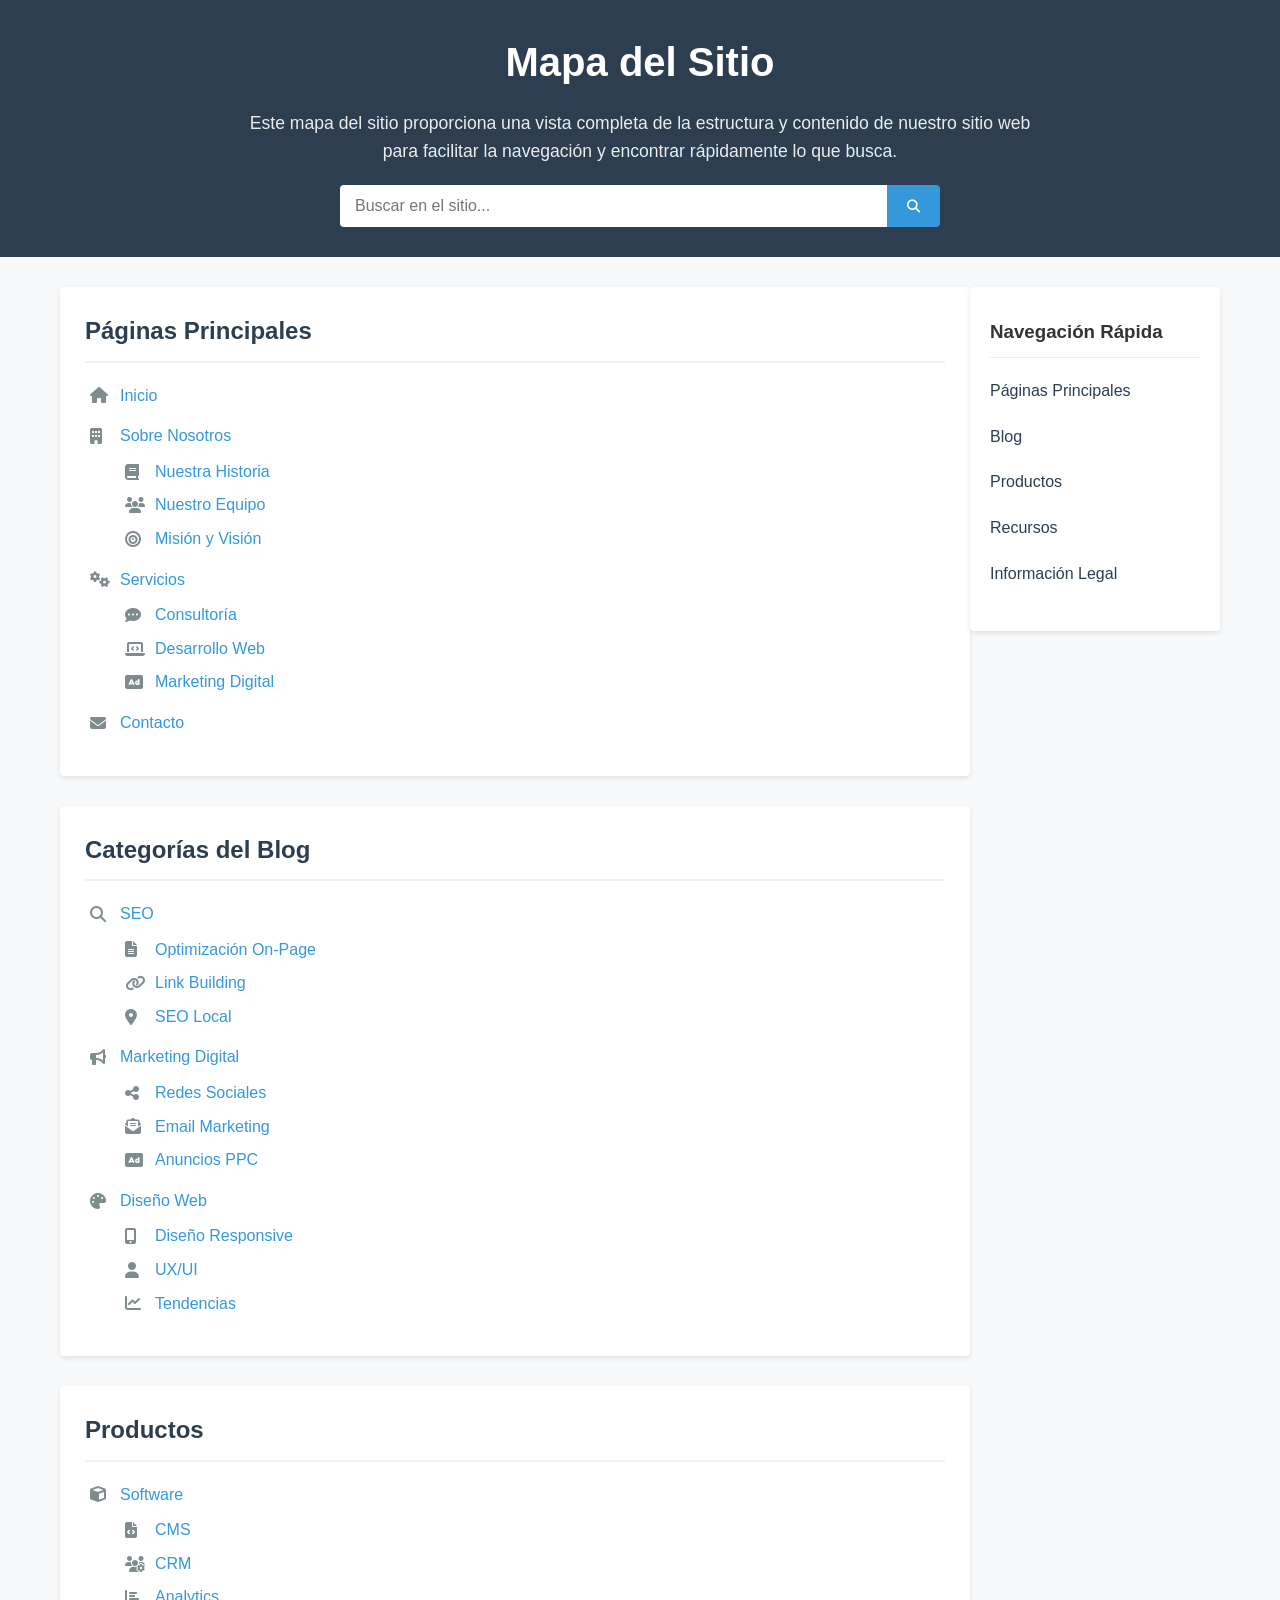
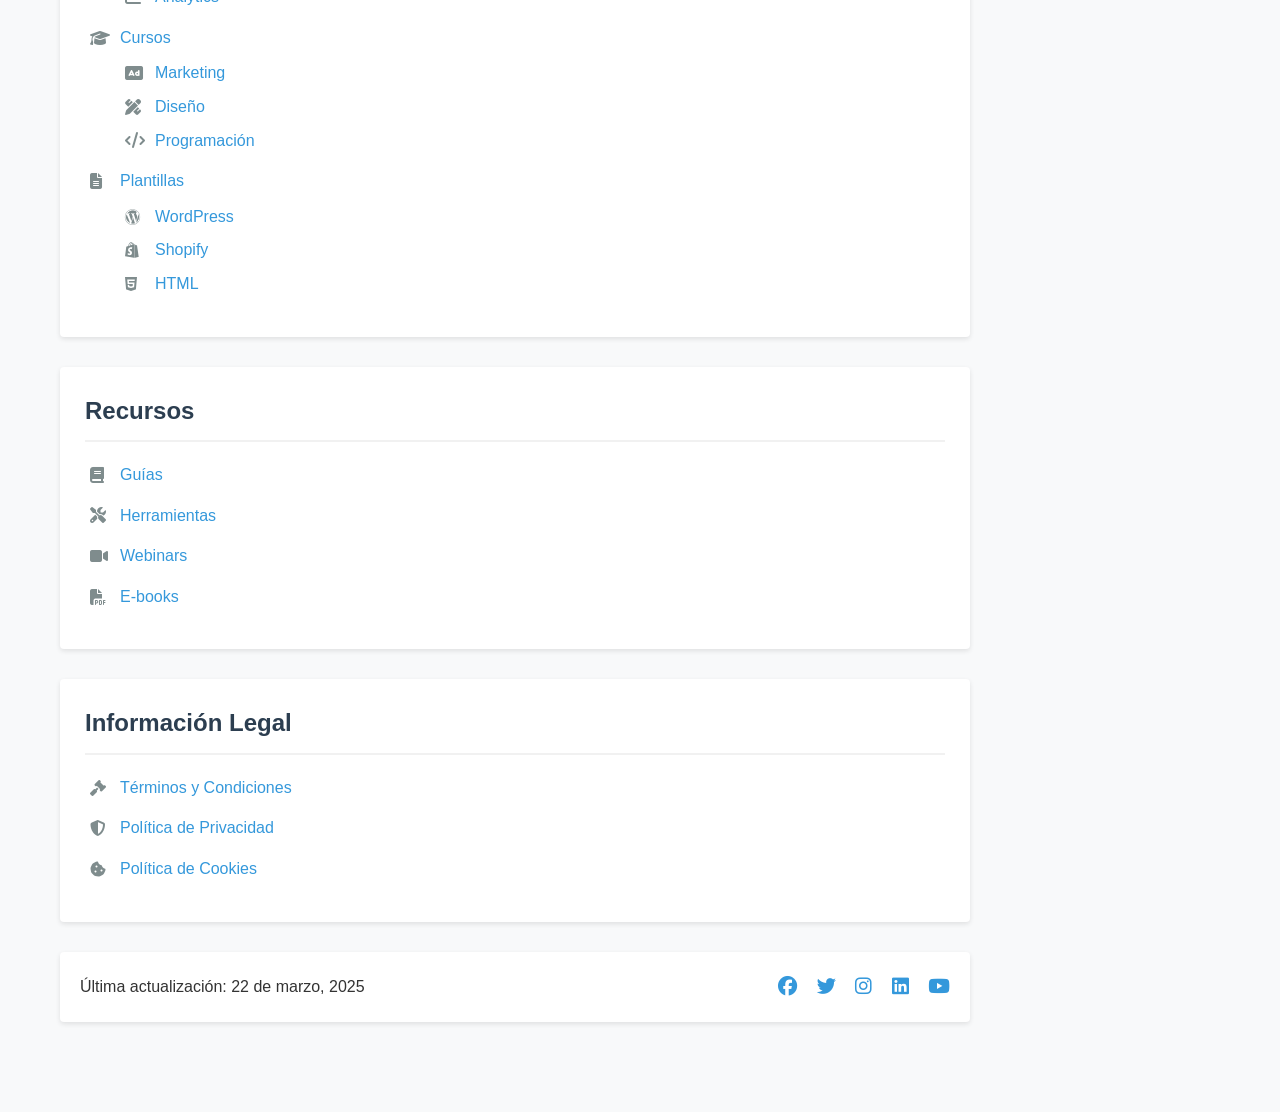
<file: mapa-sitio-web.html>
<!DOCTYPE html>
<html lang="es">
<head>
  <meta charset="UTF-8">
  <meta name="viewport" content="width=device-width, initial-scale=1.0">
  <title>Mapa del Sitio</title>
  <link rel="stylesheet" href="https://cdnjs.cloudflare.com/ajax/libs/font-awesome/6.4.0/css/all.min.css">
  <style>
    * {
      box-sizing: border-box;
      margin: 0;
      padding: 0;
    }
    
    body {
      font-family: 'Arial', sans-serif;
      line-height: 1.6;
      color: #333;
      background-color: #f8f9fa;
      padding-bottom: 60px;
    }
    
    .container {
      max-width: 1200px;
      margin: 0 auto;
      padding: 0 20px;
      display: flex;
      flex-wrap: wrap;
    }
    
    header {
      background-color: #2c3e50;
      color: white;
      padding: 30px 0;
      text-align: center;
      width: 100%;
    }
    
    h1 {
      font-size: 2.5rem;
      margin-bottom: 15px;
    }
    
    .description {
      max-width: 800px;
      margin: 0 auto 20px;
      font-size: 1.1rem;
      opacity: 0.9;
    }
    
    .search-container {
      max-width: 600px;
      margin: 0 auto;
      display: flex;
    }
    
    .search-container input {
      flex: 1;
      padding: 12px 15px;
      border: none;
      border-radius: 4px 0 0 4px;
      font-size: 1rem;
    }
    
    .search-container button {
      background-color: #3498db;
      color: white;
      border: none;
      padding: 12px 20px;
      cursor: pointer;
      border-radius: 0 4px 4px 0;
      transition: background-color 0.3s;
    }
    
    .search-container button:hover {
      background-color: #2980b9;
    }
    
    main {
      flex: 1;
      padding: 30px 0;
    }
    
    .sidebar {
      width: 250px;
      background-color: white;
      padding: 30px 20px;
      margin-top: 30px;
      box-shadow: 0 2px 5px rgba(0, 0, 0, 0.1);
      border-radius: 4px;
      position: sticky;
      top: 20px;
      height: fit-content;
    }
    
    .sidebar h3 {
      margin-bottom: 15px;
      padding-bottom: 10px;
      border-bottom: 1px solid #eee;
    }
    
    .sidebar ul {
      list-style: none;
    }
    
    .sidebar li {
      margin-bottom: 10px;
    }
    
    .sidebar a {
      color: #2c3e50;
      text-decoration: none;
      display: block;
      padding: 5px 0;
      transition: color 0.3s;
    }
    
    .sidebar a:hover {
      color: #3498db;
    }
    
    section {
      background-color: white;
      margin-bottom: 30px;
      padding: 25px;
      border-radius: 4px;
      box-shadow: 0 2px 5px rgba(0, 0, 0, 0.1);
    }
    
    section h2 {
      margin-bottom: 20px;
      padding-bottom: 10px;
      border-bottom: 2px solid #f1f1f1;
      color: #2c3e50;
    }
    
    .sitemap-links {
      list-style: none;
    }
    
    .sitemap-links li {
      margin-bottom: 15px;
      padding-left: 5px;
    }
    
    .sitemap-links a {
      color: #3498db;
      text-decoration: none;
      display: flex;
      align-items: center;
      transition: color 0.3s;
    }
    
    .sitemap-links a:hover {
      color: #2980b9;
    }
    
    .sitemap-links i {
      margin-right: 10px;
      width: 20px;
      color: #7f8c8d;
    }
    
    .sub-links {
      list-style: none;
      margin-top: 10px;
      margin-left: 30px;
    }
    
    .sub-links li {
      margin-bottom: 8px;
    }
    
    footer {
      background-color: white;
      padding: 20px;
      margin-top: 30px;
      border-radius: 4px;
      box-shadow: 0 2px 5px rgba(0, 0, 0, 0.1);
      display: flex;
      justify-content: space-between;
      align-items: center;
    }
    
    .social-links a {
      color: #3498db;
      margin-left: 15px;
      font-size: 1.2rem;
      transition: color 0.3s;
    }
    
    .social-links a:hover {
      color: #2980b9;
    }
    
    .back-to-top {
      position: fixed;
      bottom: 20px;
      right: 20px;
      background-color: #3498db;
      color: white;
      width: 50px;
      height: 50px;
      border-radius: 50%;
      display: flex;
      justify-content: center;
      align-items: center;
      box-shadow: 0 2px 10px rgba(0, 0, 0, 0.2);
      cursor: pointer;
      transition: background-color 0.3s;
    }
    
    .back-to-top:hover {
      background-color: #2980b9;
    }
    
    @media (max-width: 900px) {
      .container {
        flex-direction: column;
      }
      
      .sidebar {
        width: 100%;
        margin-bottom: 30px;
        position: static;
      }
    }
  </style>
</head>
<body>
  <header>
    <h1>Mapa del Sitio</h1>
    <p class="description">Este mapa del sitio proporciona una vista completa de la estructura y contenido de nuestro sitio web para facilitar la navegación y encontrar rápidamente lo que busca.</p>
    <div class="search-container">
      <input type="text" placeholder="Buscar en el sitio...">
      <button type="submit"><i class="fas fa-search"></i></button>
    </div>
  </header>
  
  <div class="container">
    <main>
      <section id="paginas-principales">
        <h2>Páginas Principales</h2>
        <ul class="sitemap-links">
          <li>
            <a href="/inicio"><i class="fas fa-home"></i> Inicio</a>
          </li>
          <li>
            <a href="/sobre-nosotros"><i class="fas fa-building"></i> Sobre Nosotros</a>
            <ul class="sub-links">
              <li><a href="/nuestra-historia"><i class="fas fa-book"></i> Nuestra Historia</a></li>
              <li><a href="/equipo"><i class="fas fa-users"></i> Nuestro Equipo</a></li>
              <li><a href="/mision-vision"><i class="fas fa-bullseye"></i> Misión y Visión</a></li>
            </ul>
          </li>
          <li>
            <a href="/servicios"><i class="fas fa-cogs"></i> Servicios</a>
            <ul class="sub-links">
              <li><a href="/servicios/consultoria"><i class="fas fa-comment-dots"></i> Consultoría</a></li>
              <li><a href="/servicios/desarrollo"><i class="fas fa-laptop-code"></i> Desarrollo Web</a></li>
              <li><a href="/servicios/marketing"><i class="fas fa-ad"></i> Marketing Digital</a></li>
            </ul>
          </li>
          <li>
            <a href="/contacto"><i class="fas fa-envelope"></i> Contacto</a>
          </li>
        </ul>
      </section>
      
      <section id="blog">
        <h2>Categorías del Blog</h2>
        <ul class="sitemap-links">
          <li>
            <a href="/blog/seo"><i class="fas fa-search"></i> SEO</a>
            <ul class="sub-links">
              <li><a href="/blog/seo/optimizacion-on-page"><i class="fas fa-file-alt"></i> Optimización On-Page</a></li>
              <li><a href="/blog/seo/link-building"><i class="fas fa-link"></i> Link Building</a></li>
              <li><a href="/blog/seo/local-seo"><i class="fas fa-map-marker-alt"></i> SEO Local</a></li>
            </ul>
          </li>
          <li>
            <a href="/blog/marketing-digital"><i class="fas fa-bullhorn"></i> Marketing Digital</a>
            <ul class="sub-links">
              <li><a href="/blog/marketing-digital/redes-sociales"><i class="fas fa-share-alt"></i> Redes Sociales</a></li>
              <li><a href="/blog/marketing-digital/email-marketing"><i class="fas fa-envelope-open-text"></i> Email Marketing</a></li>
              <li><a href="/blog/marketing-digital/anuncios-ppc"><i class="fas fa-ad"></i> Anuncios PPC</a></li>
            </ul>
          </li>
          <li>
            <a href="/blog/diseno-web"><i class="fas fa-palette"></i> Diseño Web</a>
            <ul class="sub-links">
              <li><a href="/blog/diseno-web/responsive"><i class="fas fa-mobile-alt"></i> Diseño Responsive</a></li>
              <li><a href="/blog/diseno-web/ux-ui"><i class="fas fa-user"></i> UX/UI</a></li>
              <li><a href="/blog/diseno-web/tendencias"><i class="fas fa-chart-line"></i> Tendencias</a></li>
            </ul>
          </li>
        </ul>
      </section>
      
      <section id="productos">
        <h2>Productos</h2>
        <ul class="sitemap-links">
          <li>
            <a href="/productos/software"><i class="fas fa-cube"></i> Software</a>
            <ul class="sub-links">
              <li><a href="/productos/software/cms"><i class="fas fa-file-code"></i> CMS</a></li>
              <li><a href="/productos/software/crm"><i class="fas fa-users-cog"></i> CRM</a></li>
              <li><a href="/productos/software/analytics"><i class="fas fa-chart-bar"></i> Analytics</a></li>
            </ul>
          </li>
          <li>
            <a href="/productos/cursos"><i class="fas fa-graduation-cap"></i> Cursos</a>
            <ul class="sub-links">
              <li><a href="/productos/cursos/marketing"><i class="fas fa-ad"></i> Marketing</a></li>
              <li><a href="/productos/cursos/diseno"><i class="fas fa-pencil-ruler"></i> Diseño</a></li>
              <li><a href="/productos/cursos/programacion"><i class="fas fa-code"></i> Programación</a></li>
            </ul>
          </li>
          <li>
            <a href="/productos/plantillas"><i class="fas fa-file-alt"></i> Plantillas</a>
            <ul class="sub-links">
              <li><a href="/productos/plantillas/wordpress"><i class="fab fa-wordpress"></i> WordPress</a></li>
              <li><a href="/productos/plantillas/shopify"><i class="fab fa-shopify"></i> Shopify</a></li>
              <li><a href="/productos/plantillas/html"><i class="fab fa-html5"></i> HTML</a></li>
            </ul>
          </li>
        </ul>
      </section>
      
      <section id="recursos">
        <h2>Recursos</h2>
        <ul class="sitemap-links">
          <li>
            <a href="/recursos/guias"><i class="fas fa-book"></i> Guías</a>
          </li>
          <li>
            <a href="/recursos/herramientas"><i class="fas fa-tools"></i> Herramientas</a>
          </li>
          <li>
            <a href="/recursos/webinars"><i class="fas fa-video"></i> Webinars</a>
          </li>
          <li>
            <a href="/recursos/ebooks"><i class="fas fa-file-pdf"></i> E-books</a>
          </li>
        </ul>
      </section>
      
      <section id="legal">
        <h2>Información Legal</h2>
        <ul class="sitemap-links">
          <li>
            <a href="/terminos-condiciones"><i class="fas fa-gavel"></i> Términos y Condiciones</a>
          </li>
          <li>
            <a href="/politica-privacidad"><i class="fas fa-shield-alt"></i> Política de Privacidad</a>
          </li>
          <li>
            <a href="/cookies"><i class="fas fa-cookie-bite"></i> Política de Cookies</a>
          </li>
        </ul>
      </section>
      
      <footer>
        <div class="last-update">
          <p>Última actualización: 22 de marzo, 2025</p>
        </div>
        <div class="social-links">
          <a href="#"><i class="fab fa-facebook"></i></a>
          <a href="#"><i class="fab fa-twitter"></i></a>
          <a href="#"><i class="fab fa-instagram"></i></a>
          <a href="#"><i class="fab fa-linkedin"></i></a>
          <a href="#"><i class="fab fa-youtube"></i></a>
        </div>
      </footer>
    </main>
    
    <aside class="sidebar">
      <h3>Navegación Rápida</h3>
      <ul>
        <li><a href="#paginas-principales">Páginas Principales</a></li>
        <li><a href="#blog">Blog</a></li>
        <li><a href="#productos">Productos</a></li>
        <li><a href="#recursos">Recursos</a></li>
        <li><a href="#legal">Información Legal</a></li>
      </ul>
    </aside>
  </div>
  
  <a href="#" class="back-to-top" title="Volver arriba">
    <i class="fas fa-arrow-up"></i>
  </a>
  
  <script>
    // Script para el botón de volver arriba
    const backToTopButton = document.querySelector('.back-to-top');
    
    window.addEventListener('scroll', () => {
      if (window.pageYOffset > 300) {
        backToTopButton.style.display = 'flex';
      } else {
        backToTopButton.style.display = 'none';
      }
    });
    
    backToTopButton.addEventListener('click', (e) => {
      e.preventDefault();
      window.scrollTo({ top: 0, behavior: 'smooth' });
    });
  </script>
</body>
</html>
</file>
